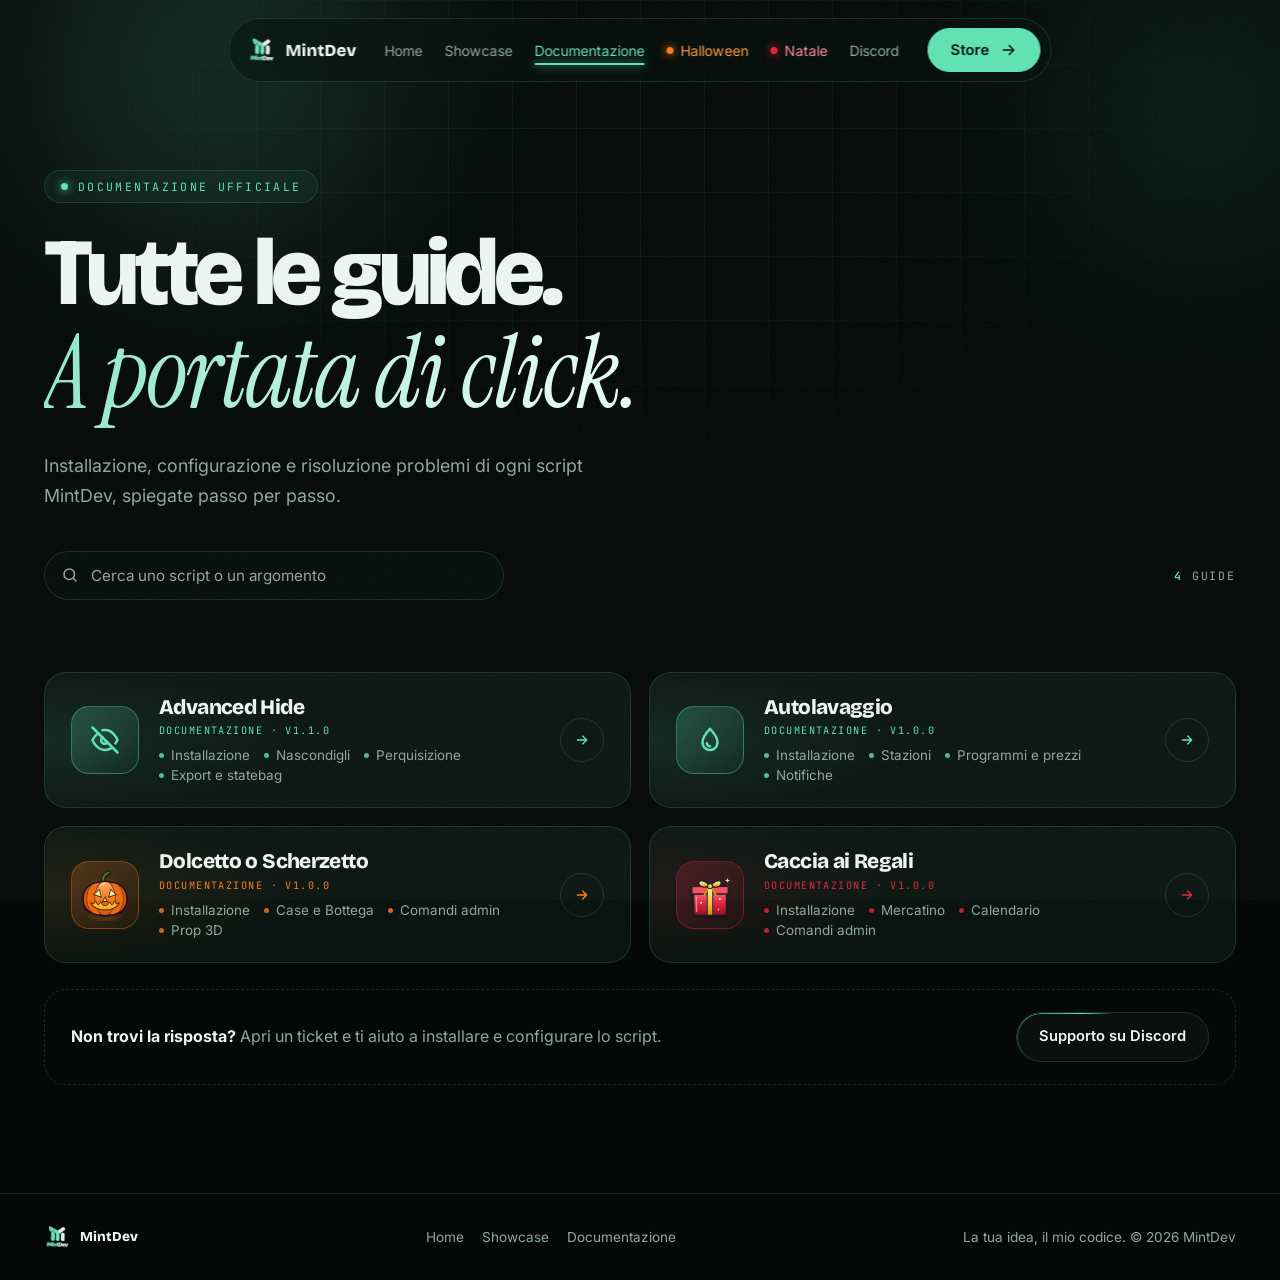
<file: docs/index.html>
<!doctype html>
<html lang="it">
<head>
<meta charset="utf-8">
<meta name="viewport" content="width=device-width, initial-scale=1">
<title>Documentazione · Tutte le guide — MintDev</title>
<meta name="description" content="Documentazione ufficiale degli script FiveM di MintDev: installazione, configurazione e risoluzione problemi di Advanced Hide, Autolavaggio, Dolcetto o Scherzetto e Caccia ai Regali.">
<meta name="author" content="MintDev.eu">
<meta name="theme-color" content="#040907">
<link rel="canonical" href="https://mintdev.eu/docs/">
<link rel="icon" href="../assets/logo.webp">
<meta property="og:title" content="Documentazione · Tutte le guide — MintDev">
<meta property="og:description" content="Installazione, configurazione e risoluzione problemi di ogni script MintDev.">
<meta property="og:image" content="https://mintdev.eu/assets/autolavaggio.webp">
<link rel="preconnect" href="https://fonts.googleapis.com">
<link rel="preconnect" href="https://fonts.gstatic.com" crossorigin>
<link href="https://fonts.googleapis.com/css2?family=Bricolage+Grotesque:opsz,wght@12..96,400;12..96,600;12..96,800&family=Instrument+Serif:ital@0;1&family=Inter:wght@400;500;600&family=JetBrains+Mono:wght@400;600&display=swap" rel="stylesheet">
<link rel="stylesheet" href="../assets/mintdev-pages.css">
</head>
<body>

<nav id="nav">
  <a href="../" class="brand"><img src="../assets/logo.webp" alt="">MintDev</a>
  <div class="links"><a href="../">Home</a><a href="../showcase/">Showcase</a><a href="../docs/" aria-current="page">Documentazione</a><a href="../halloween/" class="hw">Halloween</a><a href="../natale/" class="xm">Natale</a><a data-link="discord" href="#" target="_blank" rel="noopener">Discord</a></div>
  <a class="btn primary" data-link="tebex" href="#" target="_blank" rel="noopener">Store <svg viewBox="0 0 24 24" fill="none" stroke="currentColor" stroke-width="2" stroke-linecap="round" stroke-linejoin="round"><path d="M5 12h14M13 6l6 6-6 6"/></svg></a>
  <button class="burger" id="burger" type="button" aria-label="Apri il menu" aria-expanded="false" aria-controls="mnav"><i></i><i></i><i></i></button>
</nav>

<div id="mnav" aria-hidden="true">
  <h5>Esplora</h5>
  <a class="mn" href="../">Home</a>
  <a class="mn" href="../showcase/">Showcase</a>
  <a class="mn" href="../docs/" aria-current="page">Documentazione</a>
  <h5>Eventi</h5>
  <a class="mn" href="../halloween/"><span class="dot hw"></span>Halloween</a>
  <a class="mn" href="../natale/"><span class="dot xm"></span>Natale</a>
  <div class="mn-cta">
    <a class="btn primary" data-link="tebex" href="#" target="_blank" rel="noopener">Store</a>
    <a class="btn ghost" data-link="discord" href="#" target="_blank" rel="noopener">Discord</a>
  </div>
</div>

<main>
  <header class="pg-hero">
    <div class="aurora" aria-hidden="true"><i></i><i></i></div>
    <div class="gridbg" aria-hidden="true"></div>
    <div class="wrap">
      <div class="eyebrow mono in-1"><b></b>Documentazione ufficiale</div>
      <h1 class="in-2">Tutte le guide. <span class="lux pearl">A portata di click.</span></h1>
      <p class="lead in-3">Installazione, configurazione e risoluzione problemi di ogni script MintDev, spiegate passo per passo.</p>
      <div class="pg-tools in-4">
        <label class="search">
          <svg viewBox="0 0 24 24" fill="none" stroke="currentColor" stroke-width="2" stroke-linecap="round"><circle cx="11" cy="11" r="7"/><path d="m20 20-3.5-3.5"/></svg>
          <input id="q" type="search" placeholder="Cerca uno script o un argomento" aria-label="Cerca nella documentazione" autocomplete="off">
        </label>
        <div class="pg-count" aria-live="polite"><b id="count">0</b> guide</div>
      </div>
    </div>
  </header>

  <section class="pg-body">
    <div class="wrap">
      <div class="doc-grid" id="docGrid"></div>
      <div class="doc-empty" id="empty">Nessuna guida trovata. Prova con un'altra parola oppure chiedi su Discord.</div>
      <div class="doc-help reveal"><span><b>Non trovi la risposta?</b> Apri un ticket e ti aiuto a installare e configurare lo script.</span><a class="btn ghost" data-link="discord" href="#" target="_blank" rel="noopener">Supporto su Discord</a></div>
    </div>
  </section>
</main>

<footer><div class="wrap">
  <div class="brand"><img src="../assets/logo.webp" alt="">MintDev</div>
  <nav aria-label="Link del sito"><a href="../">Home</a><a href="../showcase/">Showcase</a><a href="../docs/">Documentazione</a></nav>
  <div>La tua idea, il mio codice. © <span id="yr"></span> MintDev</div>
</div></footer>

<script src="../assets/mintdev-scripts.js"></script>
<script>
MintDev.page();
const grid = document.getElementById('docGrid');
MintDev.docs(grid, '../');
MintDev.reveal(document);

// ricerca tra le guide
const q = document.getElementById('q'), count = document.getElementById('count'), empty = document.getElementById('empty');
function search() {
  const words = q.value.toLowerCase().trim().split(/\s+/).filter(Boolean);
  let n = 0;
  grid.querySelectorAll('.doc-card').forEach(c => {
    const show = words.every(w => c.dataset.search.includes(w));
    c.hidden = !show;
    if (show) { n++; c.classList.add('in'); }
  });
  count.textContent = n;
  empty.classList.toggle('show', n === 0);
}
q.addEventListener('input', search);
count.textContent = grid.children.length;
</script>
</body>
</html>
</file>
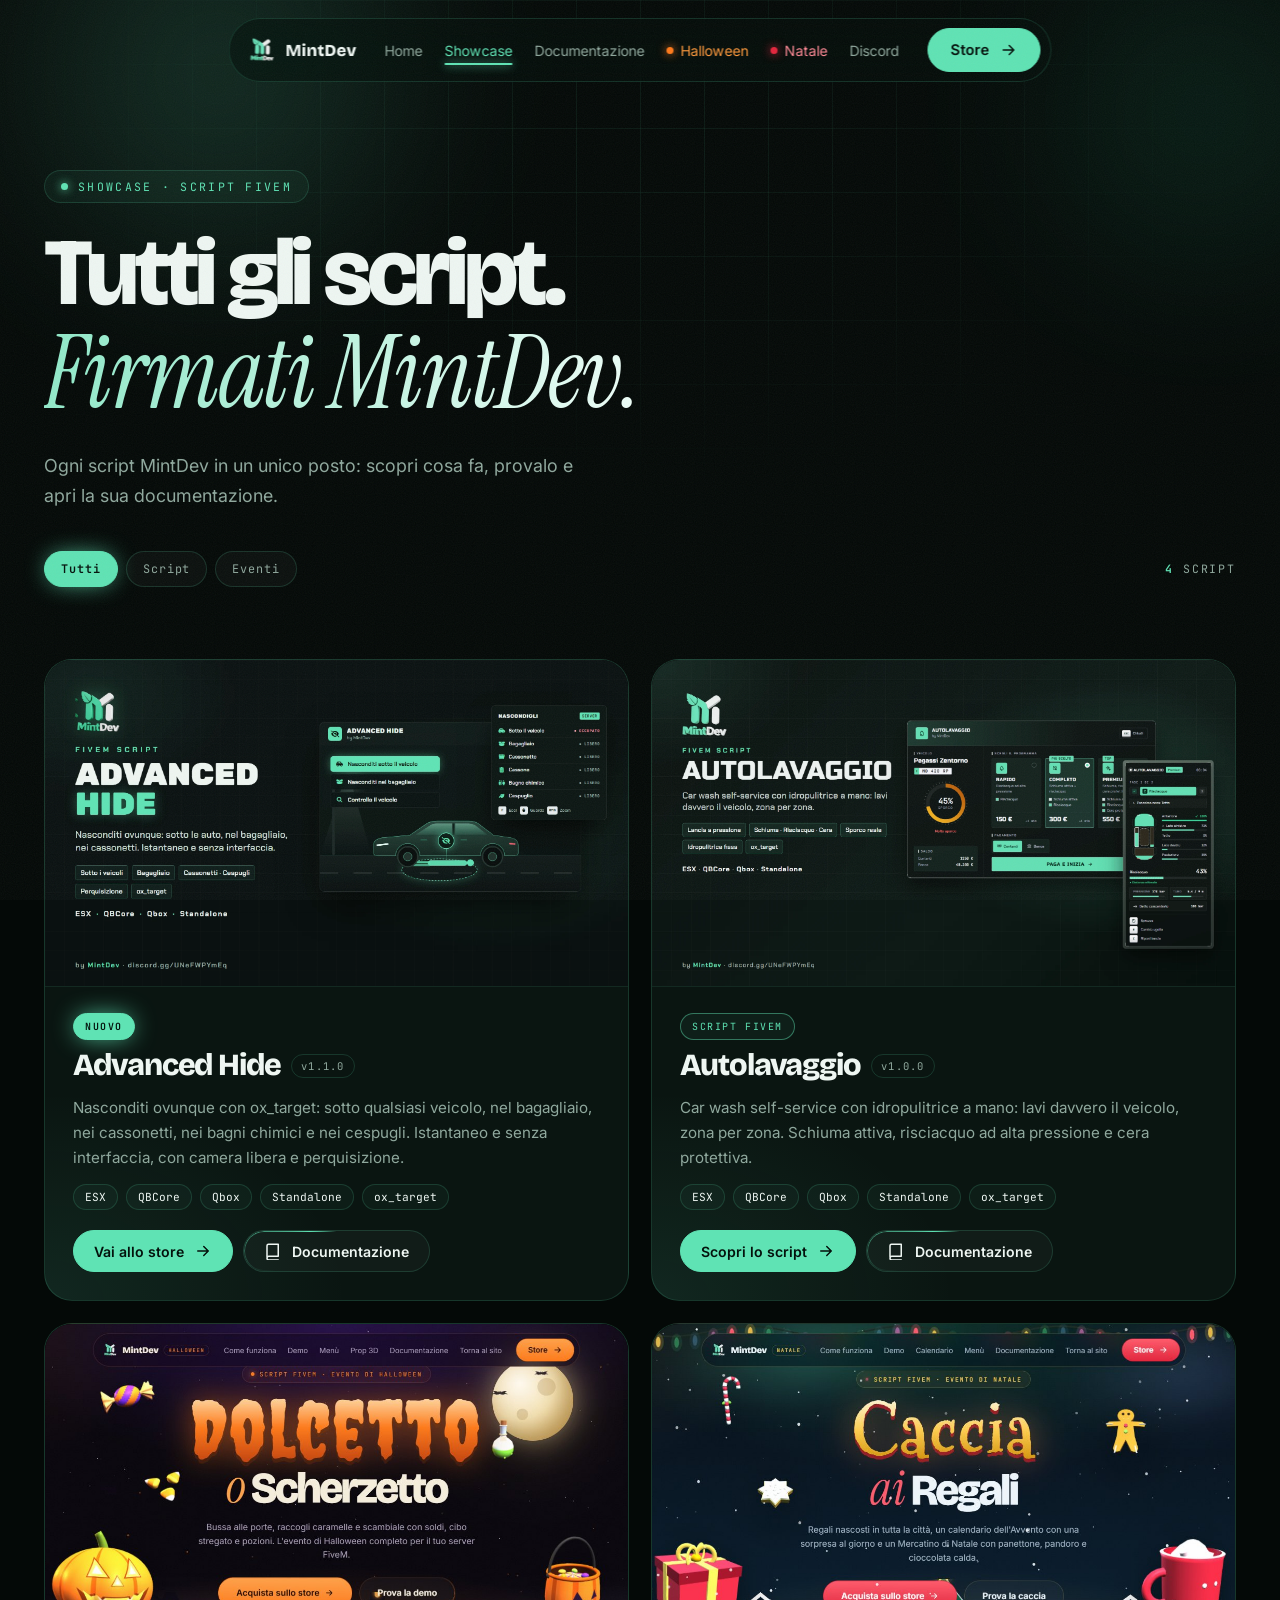
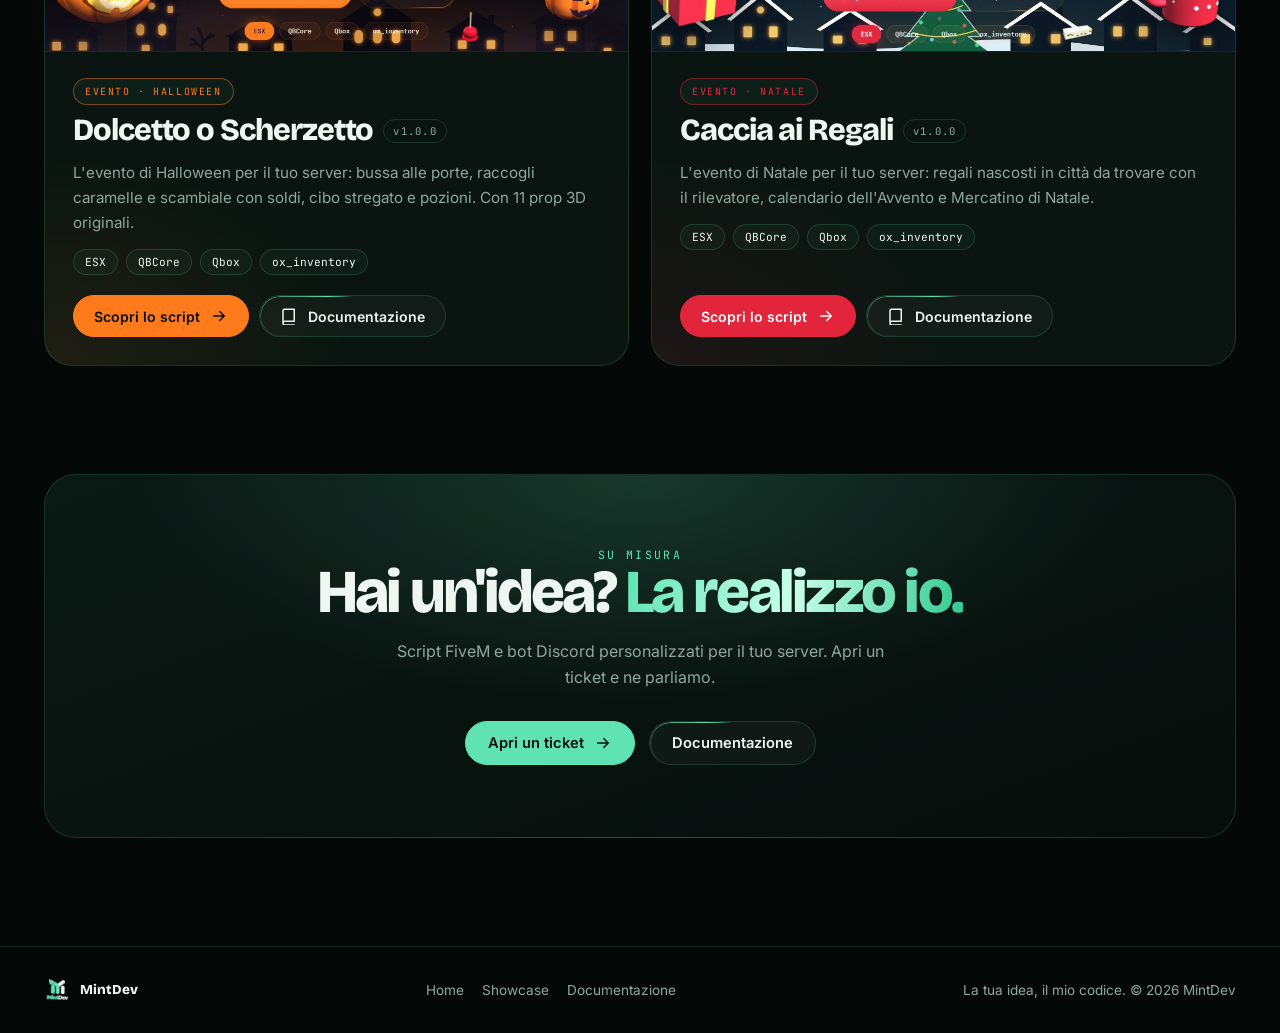
<file: showcase/index.html>
<!doctype html>
<html lang="it">
<head>
<meta charset="utf-8">
<meta name="viewport" content="width=device-width, initial-scale=1">
<title>Showcase · Tutti gli script — MintDev</title>
<meta name="description" content="Tutti gli script FiveM di MintDev: Advanced Hide, Autolavaggio, Dolcetto o Scherzetto e Caccia ai Regali. Compatibili con ESX, QBCore e Qbox.">
<meta name="author" content="MintDev.eu">
<meta name="theme-color" content="#040907">
<link rel="canonical" href="https://mintdev.eu/showcase/">
<link rel="icon" href="../assets/logo.webp">
<meta property="og:title" content="Showcase · Tutti gli script — MintDev">
<meta property="og:description" content="Tutti gli script FiveM di MintDev in un unico posto.">
<meta property="og:image" content="https://mintdev.eu/assets/advanced-hide.webp">
<link rel="preconnect" href="https://fonts.googleapis.com">
<link rel="preconnect" href="https://fonts.gstatic.com" crossorigin>
<link href="https://fonts.googleapis.com/css2?family=Bricolage+Grotesque:opsz,wght@12..96,400;12..96,600;12..96,800&family=Instrument+Serif:ital@0;1&family=Inter:wght@400;500;600&family=JetBrains+Mono:wght@400;600&display=swap" rel="stylesheet">
<link rel="stylesheet" href="../assets/mintdev-pages.css">
</head>
<body>

<nav id="nav">
  <a href="../" class="brand"><img src="../assets/logo.webp" alt="">MintDev</a>
  <div class="links"><a href="../">Home</a><a href="../showcase/" aria-current="page">Showcase</a><a href="../docs/">Documentazione</a><a href="../halloween/" class="hw">Halloween</a><a href="../natale/" class="xm">Natale</a><a data-link="discord" href="#" target="_blank" rel="noopener">Discord</a></div>
  <a class="btn primary" data-link="tebex" href="#" target="_blank" rel="noopener">Store <svg viewBox="0 0 24 24" fill="none" stroke="currentColor" stroke-width="2" stroke-linecap="round" stroke-linejoin="round"><path d="M5 12h14M13 6l6 6-6 6"/></svg></a>
  <button class="burger" id="burger" type="button" aria-label="Apri il menu" aria-expanded="false" aria-controls="mnav"><i></i><i></i><i></i></button>
</nav>

<div id="mnav" aria-hidden="true">
  <h5>Esplora</h5>
  <a class="mn" href="../">Home</a>
  <a class="mn" href="../showcase/" aria-current="page">Showcase</a>
  <a class="mn" href="../docs/">Documentazione</a>
  <h5>Eventi</h5>
  <a class="mn" href="../halloween/"><span class="dot hw"></span>Halloween</a>
  <a class="mn" href="../natale/"><span class="dot xm"></span>Natale</a>
  <div class="mn-cta">
    <a class="btn primary" data-link="tebex" href="#" target="_blank" rel="noopener">Store</a>
    <a class="btn ghost" data-link="discord" href="#" target="_blank" rel="noopener">Discord</a>
  </div>
</div>

<main>
  <header class="pg-hero">
    <div class="aurora" aria-hidden="true"><i></i><i></i></div>
    <div class="gridbg" aria-hidden="true"></div>
    <div class="wrap">
      <div class="eyebrow mono in-1"><b></b>Showcase · Script FiveM</div>
      <h1 class="in-2">Tutti gli script. <span class="lux pearl">Firmati MintDev.</span></h1>
      <p class="lead in-3">Ogni script MintDev in un unico posto: scopri cosa fa, provalo e apri la sua documentazione.</p>
      <div class="pg-tools in-4">
        <div class="chips" role="group" aria-label="Filtra gli script">
          <button type="button" data-filter="all" aria-pressed="true">Tutti</button>
          <button type="button" data-filter="script" aria-pressed="false">Script</button>
          <button type="button" data-filter="evento" aria-pressed="false">Eventi</button>
        </div>
        <div class="pg-count" aria-live="polite"><b id="count">0</b> script</div>
      </div>
    </div>
  </header>

  <section class="pg-body">
    <div class="wrap"><div class="ss-grid" id="ssGrid"></div></div>
  </section>

  <section class="pg-cta">
    <div class="mono">Su misura</div>
    <h2>Hai un'idea? <span class="grad">La realizzo io.</span></h2>
    <p>Script FiveM e bot Discord personalizzati per il tuo server. Apri un ticket e ne parliamo.</p>
    <div class="row">
      <a class="btn primary" data-link="discord" href="#" target="_blank" rel="noopener">Apri un ticket <svg viewBox="0 0 24 24" fill="none" stroke="currentColor" stroke-width="2" stroke-linecap="round" stroke-linejoin="round"><path d="M5 12h14M13 6l6 6-6 6"/></svg></a>
      <a class="btn ghost" href="../docs/">Documentazione</a>
    </div>
  </section>
</main>

<footer><div class="wrap">
  <div class="brand"><img src="../assets/logo.webp" alt="">MintDev</div>
  <nav aria-label="Link del sito"><a href="../">Home</a><a href="../showcase/">Showcase</a><a href="../docs/">Documentazione</a></nav>
  <div>La tua idea, il mio codice. © <span id="yr"></span> MintDev</div>
</div></footer>

<script src="../assets/mintdev-scripts.js"></script>
<script>
MintDev.page();
const grid = document.getElementById('ssGrid');
MintDev.showcase(grid, '../');
MintDev.reveal(grid);

// filtro Tutti / Script / Eventi
const count = document.getElementById('count');
const buttons = document.querySelectorAll('[data-filter]');
function applyFilter(type) {
  let n = 0;
  grid.querySelectorAll('.ss-card').forEach(c => {
    const show = type === 'all' || c.dataset.type === type;
    c.hidden = !show;
    if (show) { n++; c.classList.add('in'); }
  });
  buttons.forEach(b => b.setAttribute('aria-pressed', b.dataset.filter === type));
  count.textContent = n;
}
buttons.forEach(b => b.addEventListener('click', () => applyFilter(b.dataset.filter)));
count.textContent = grid.children.length;
</script>
</body>
</html>
</file>
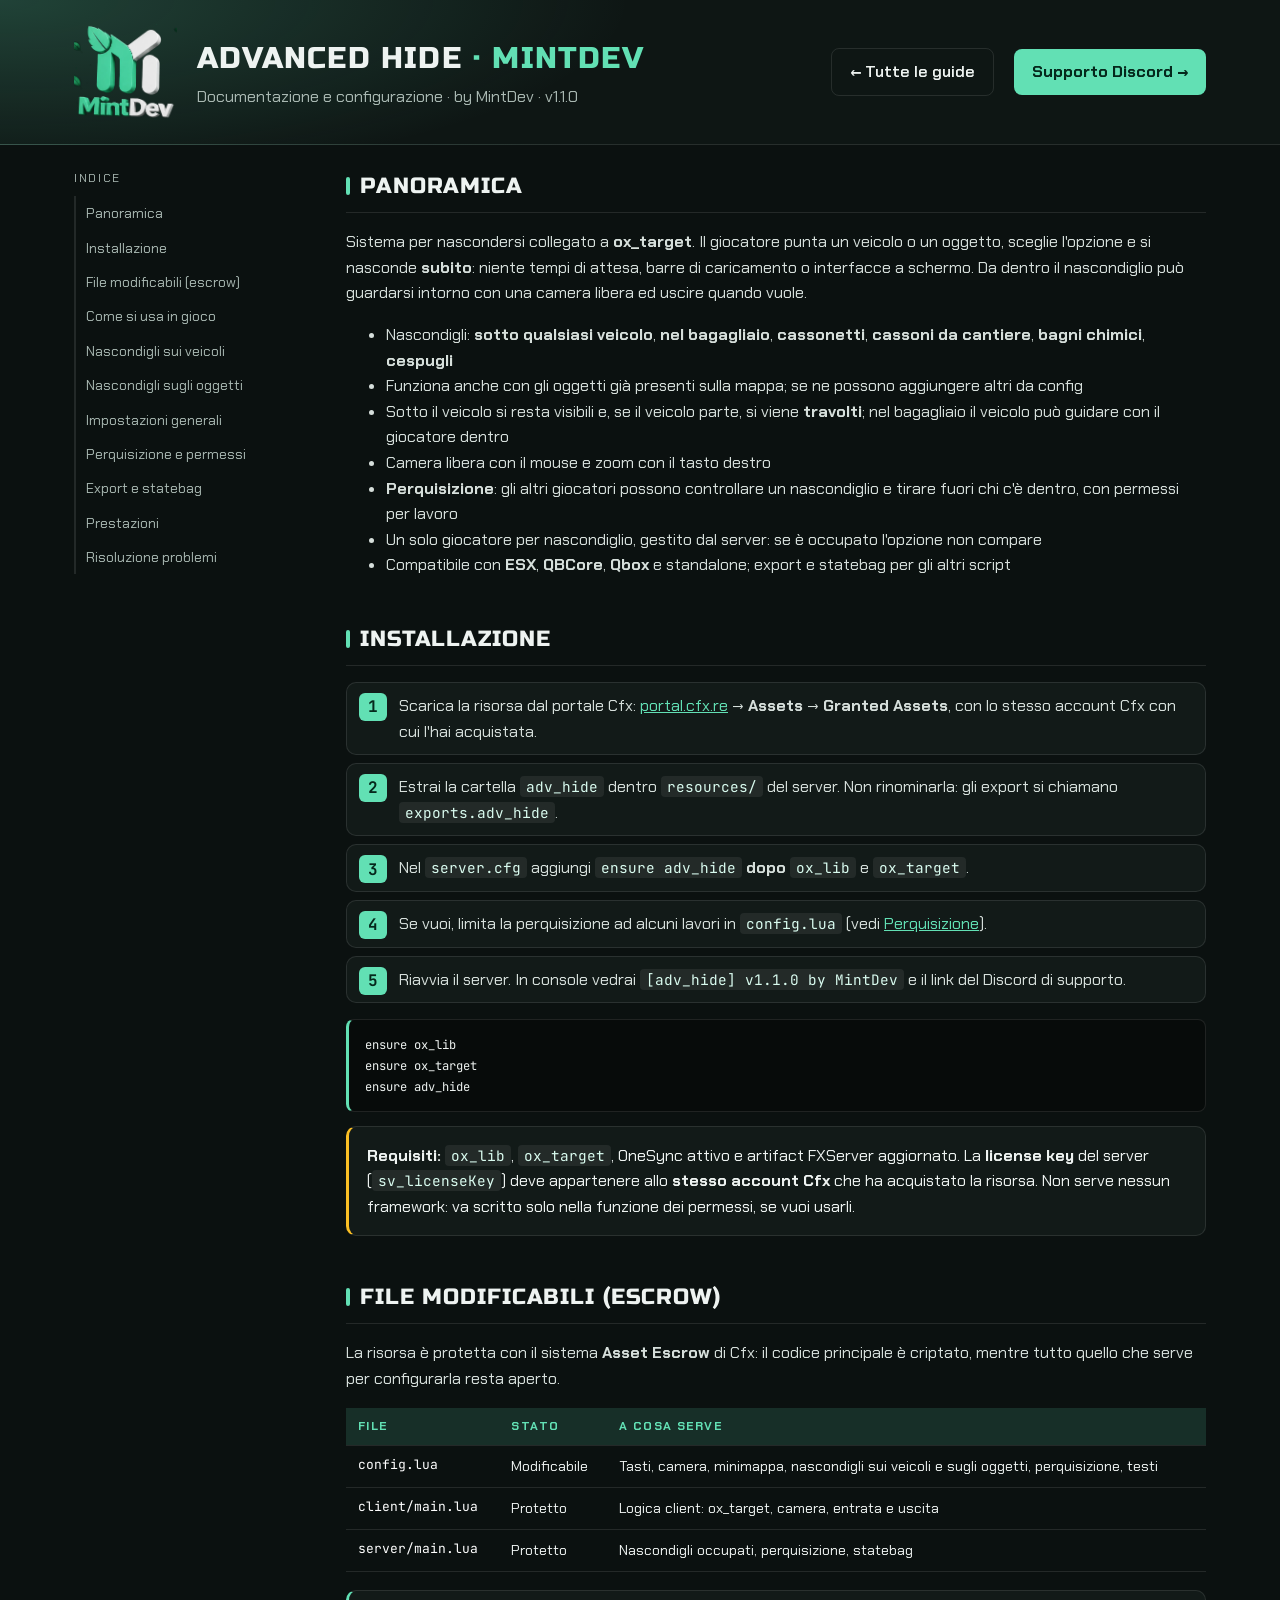
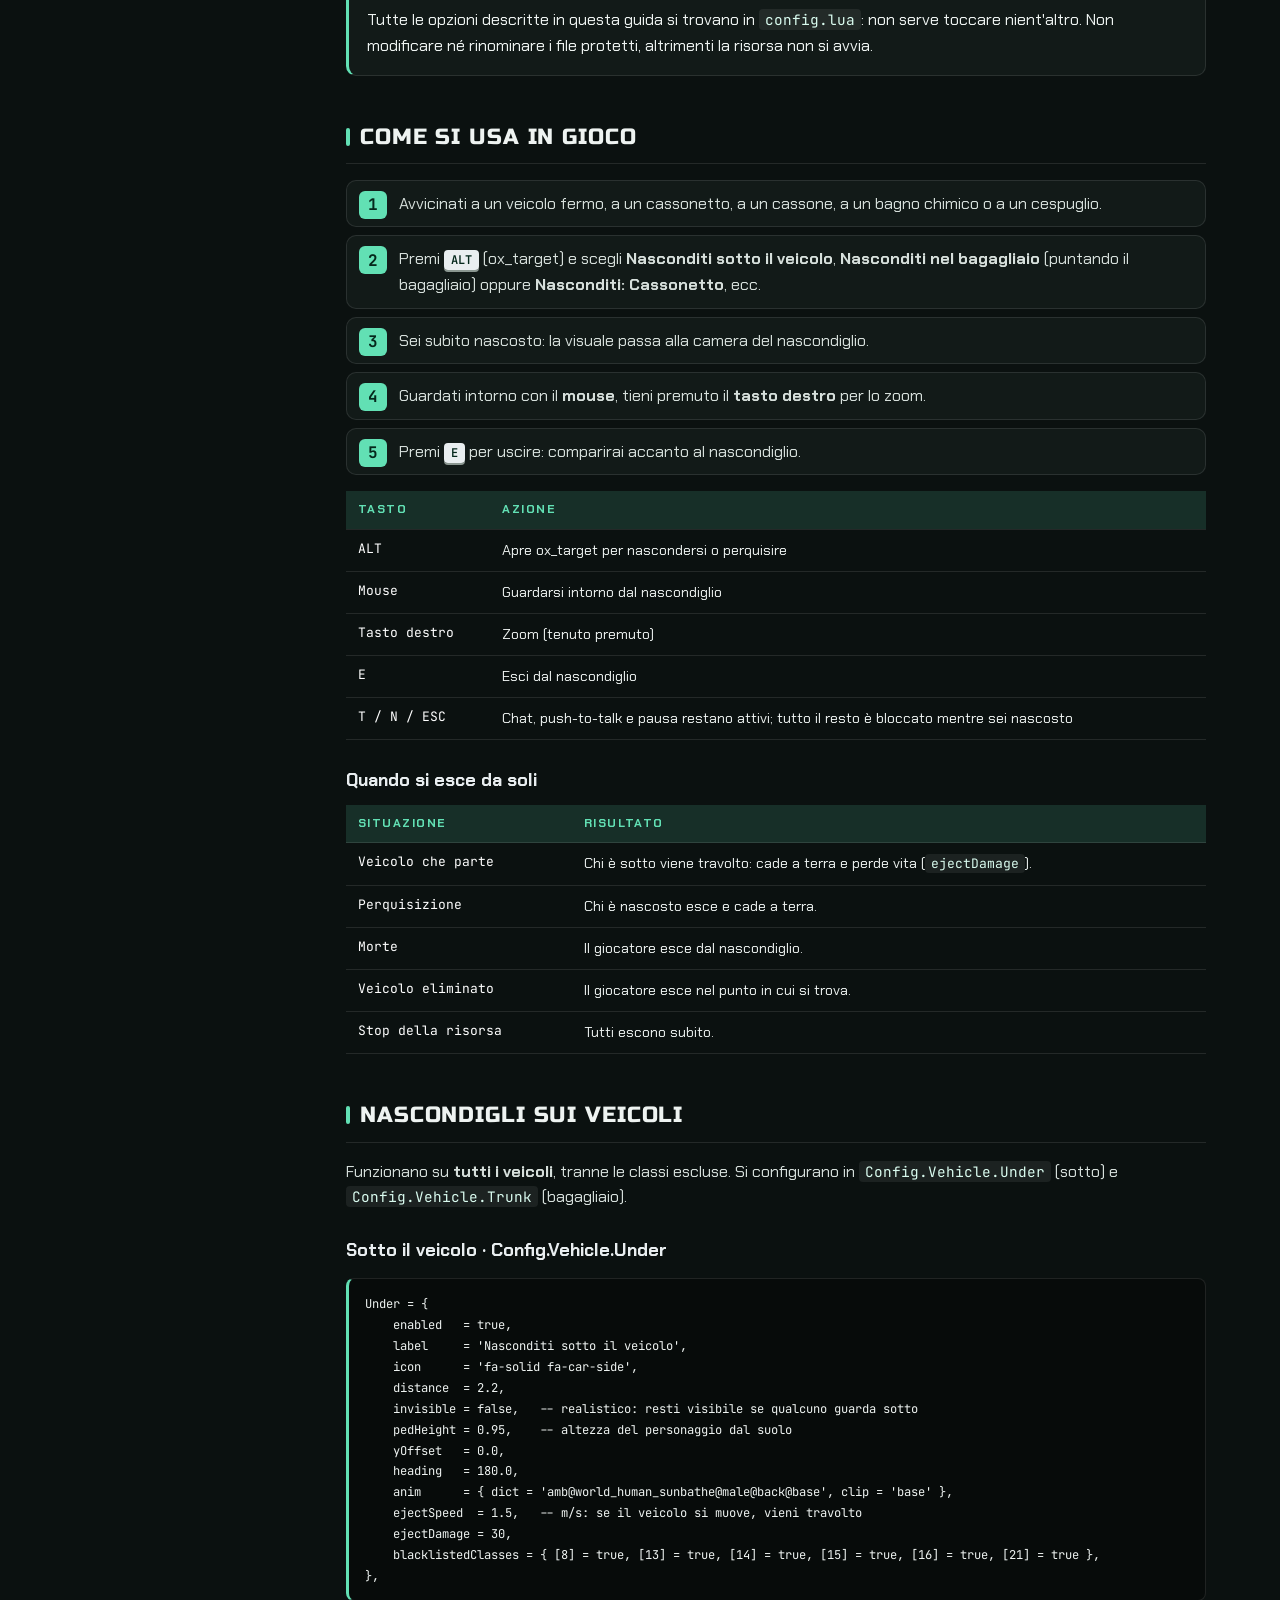
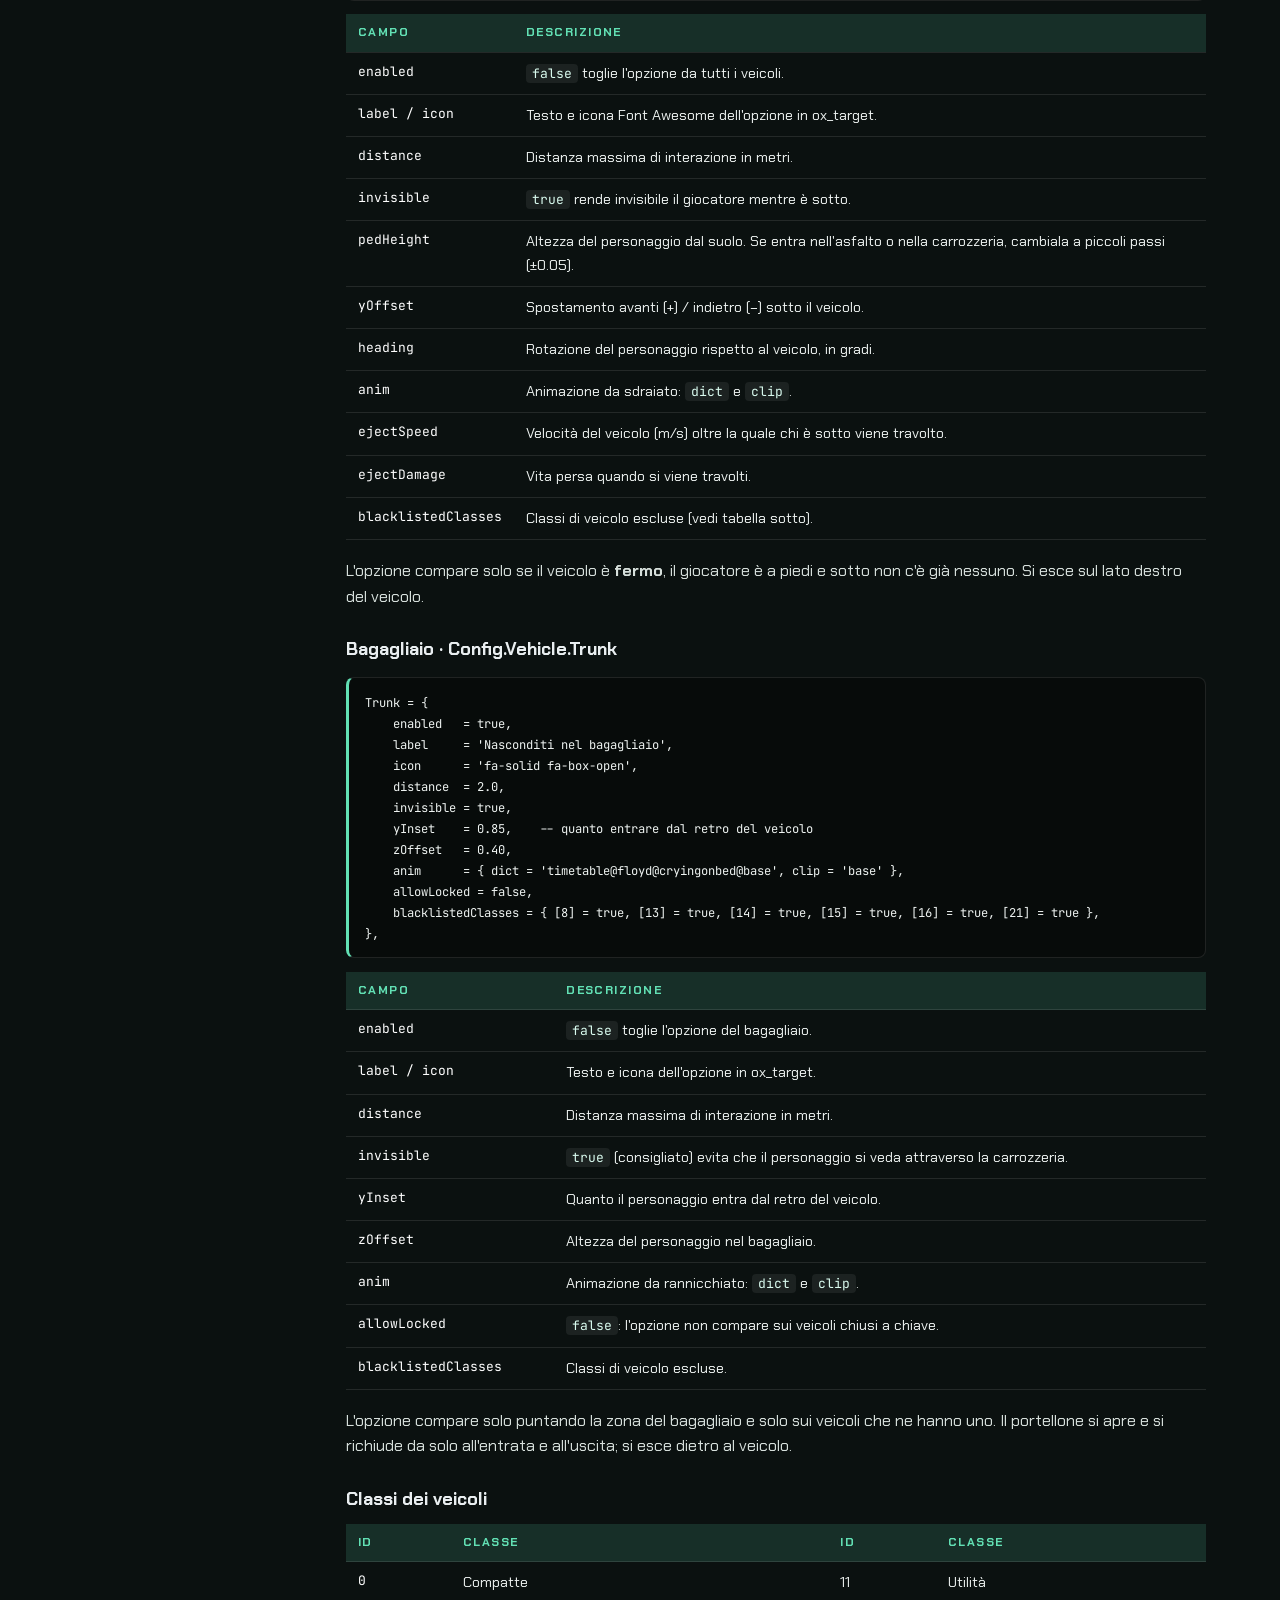
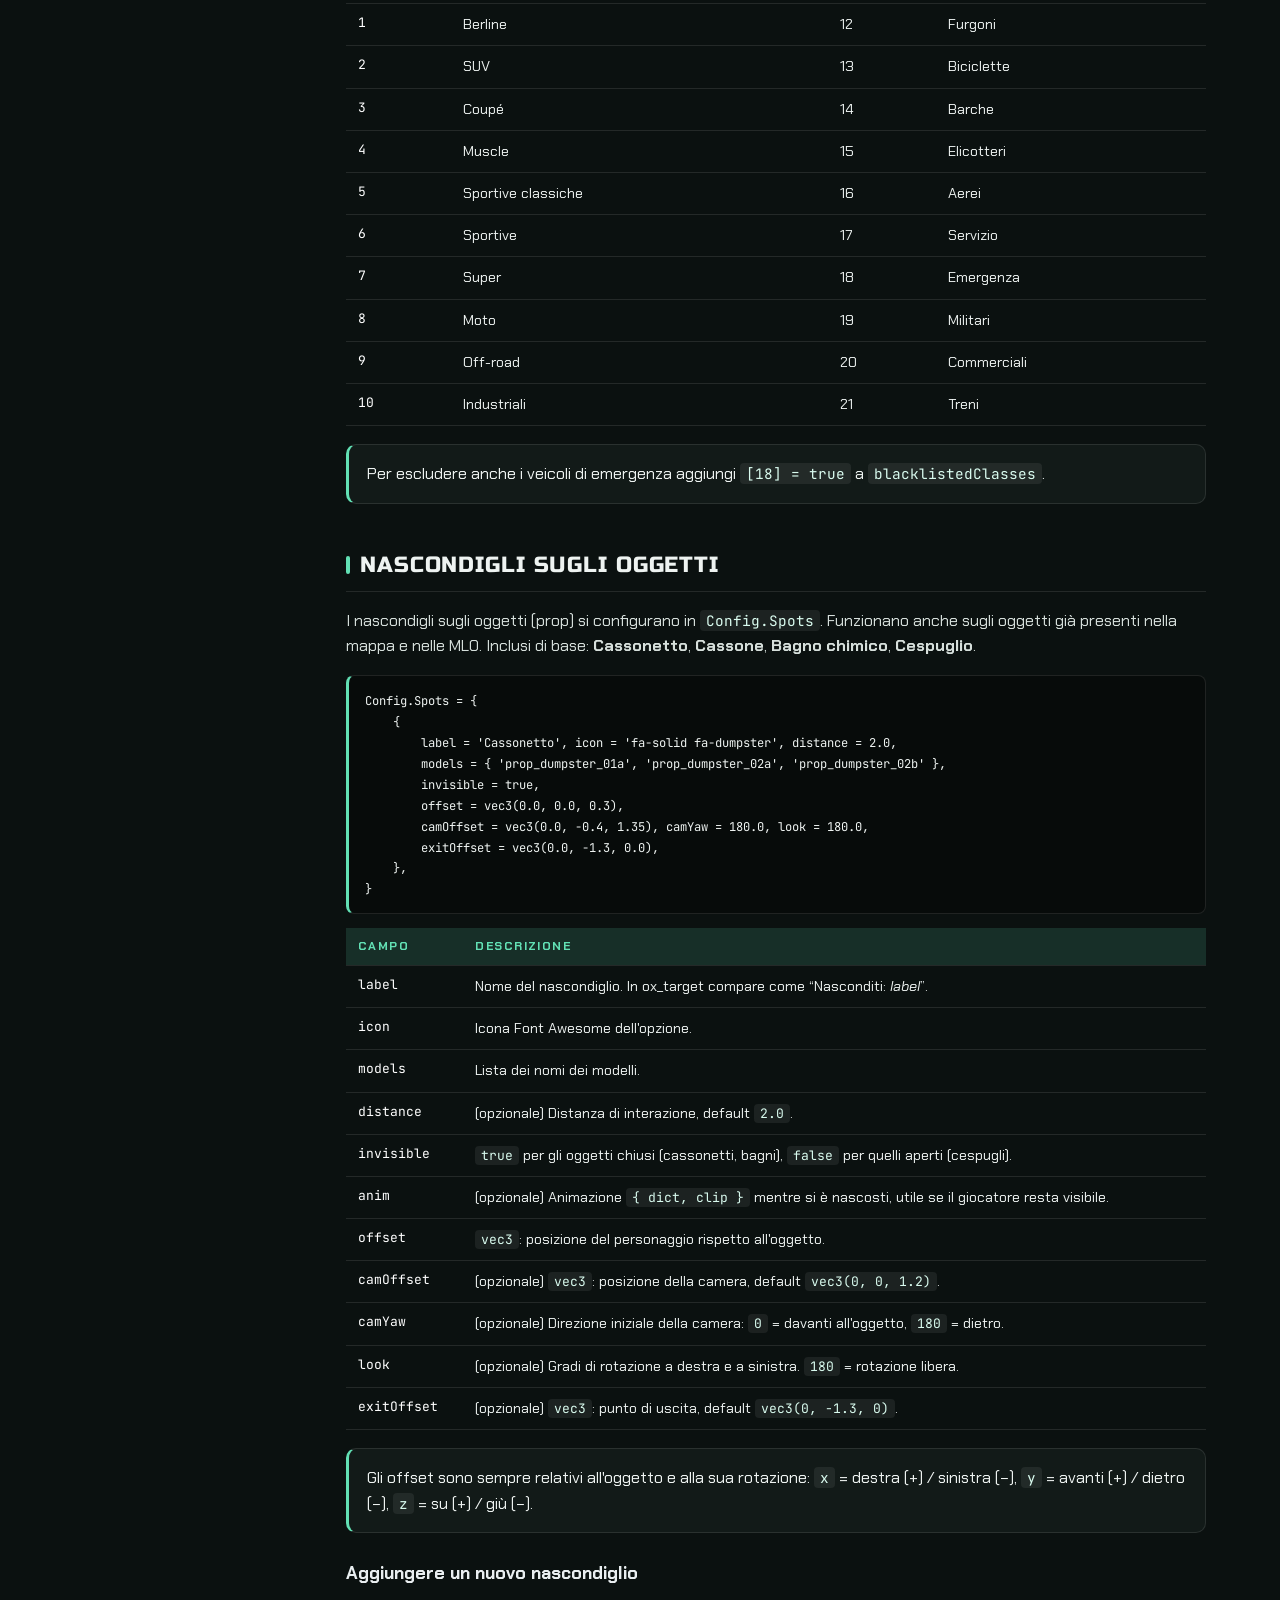
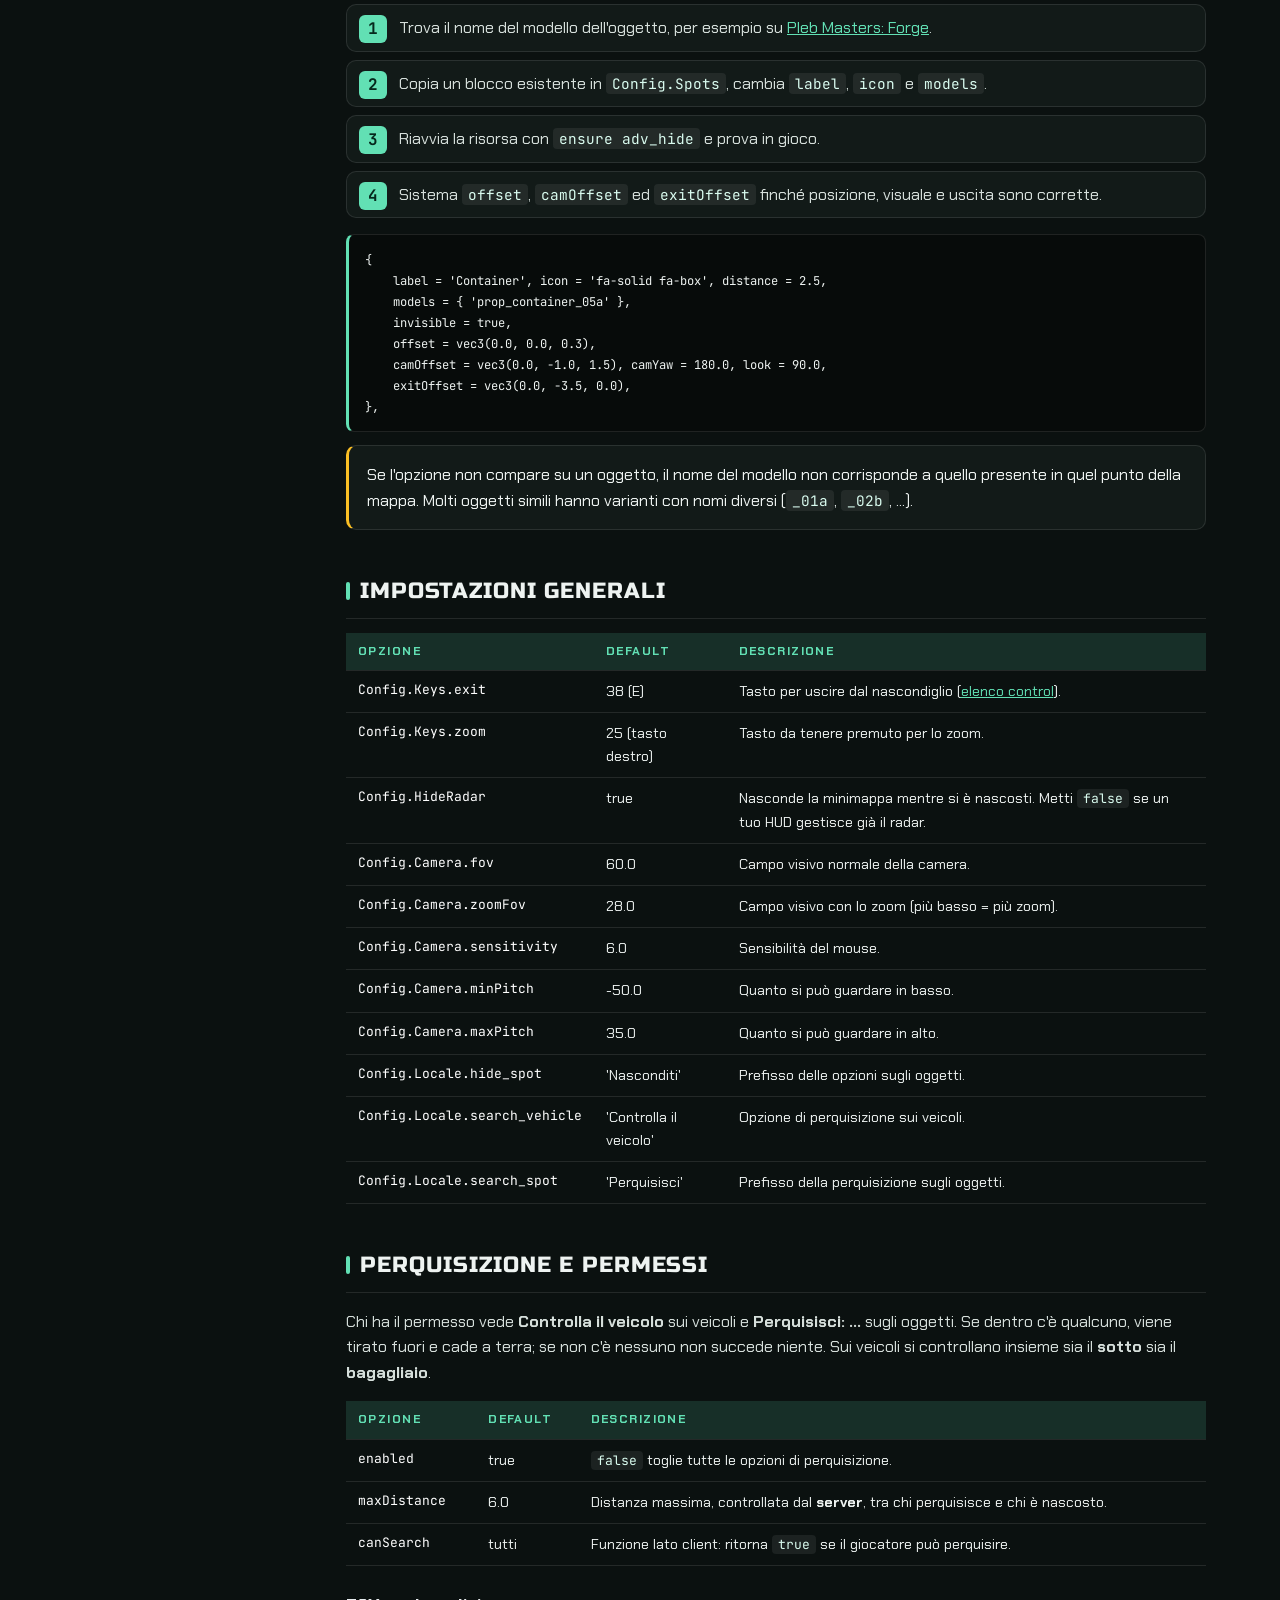
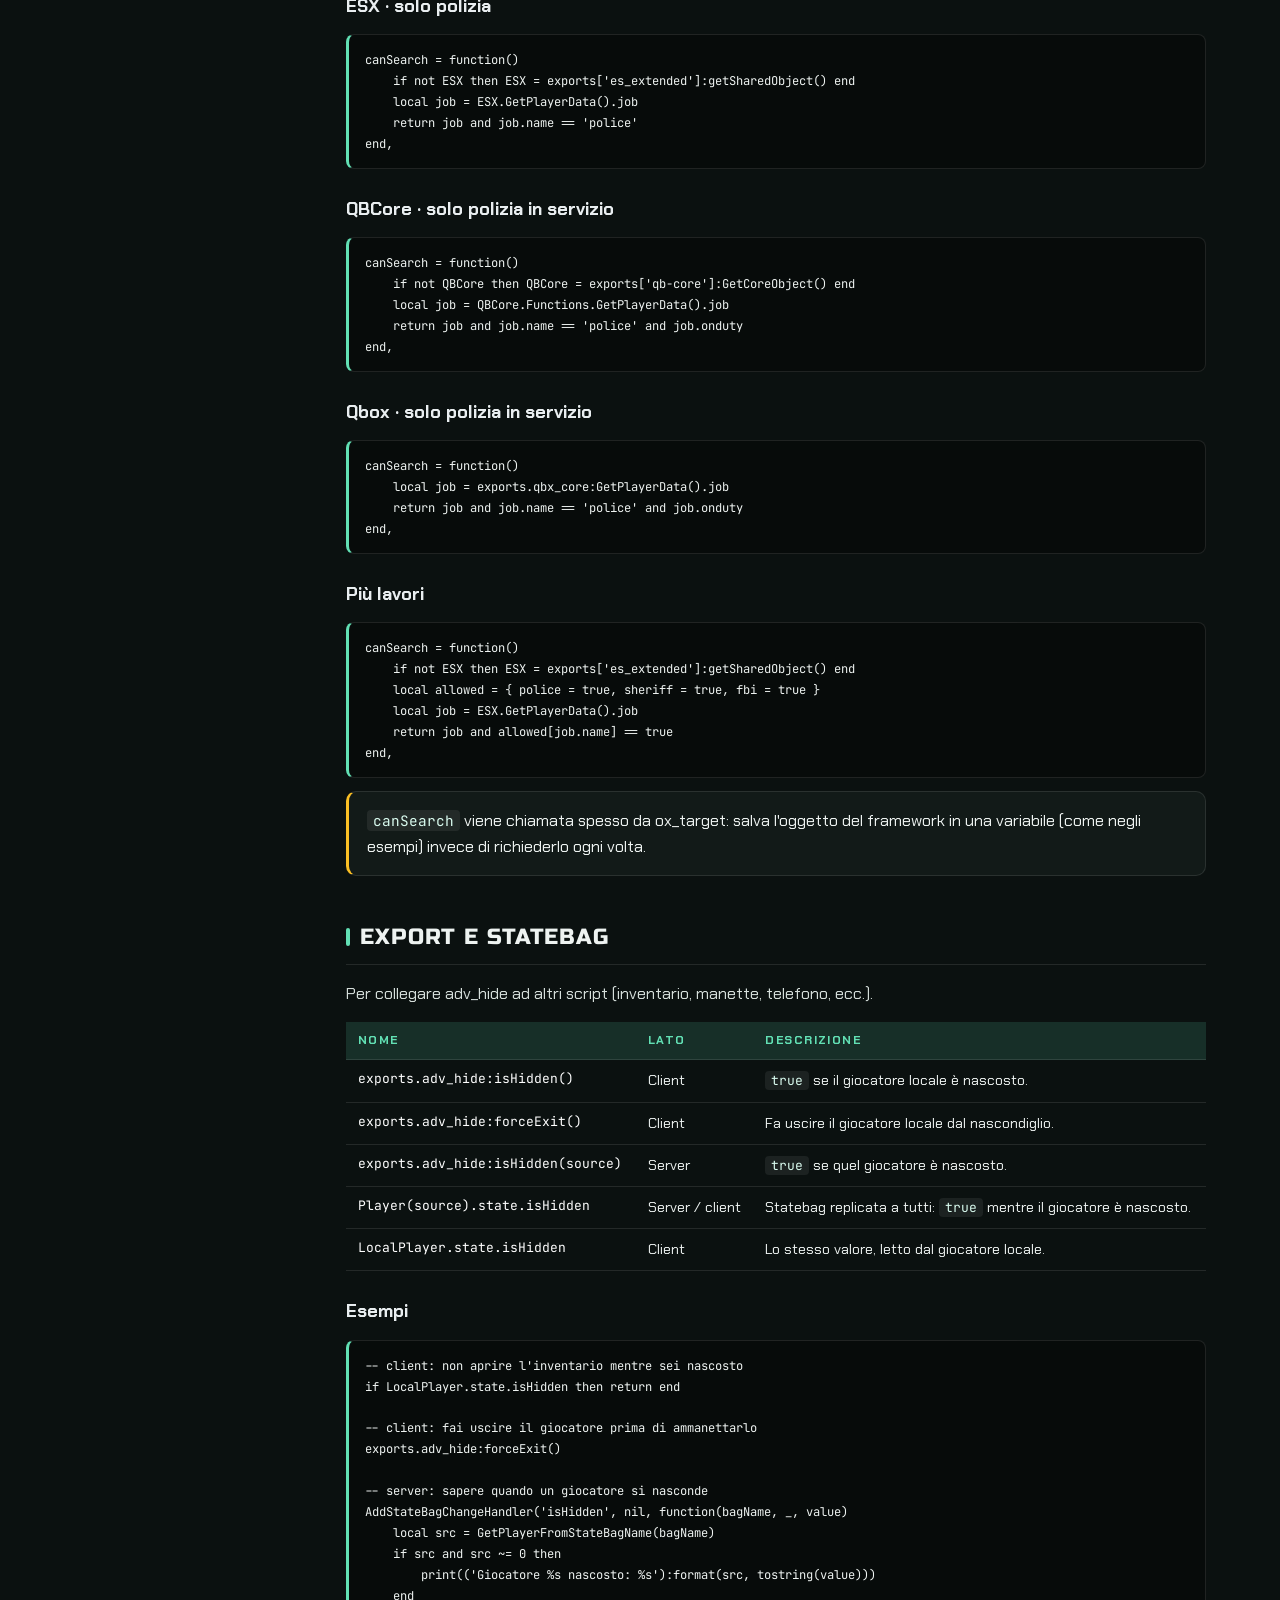
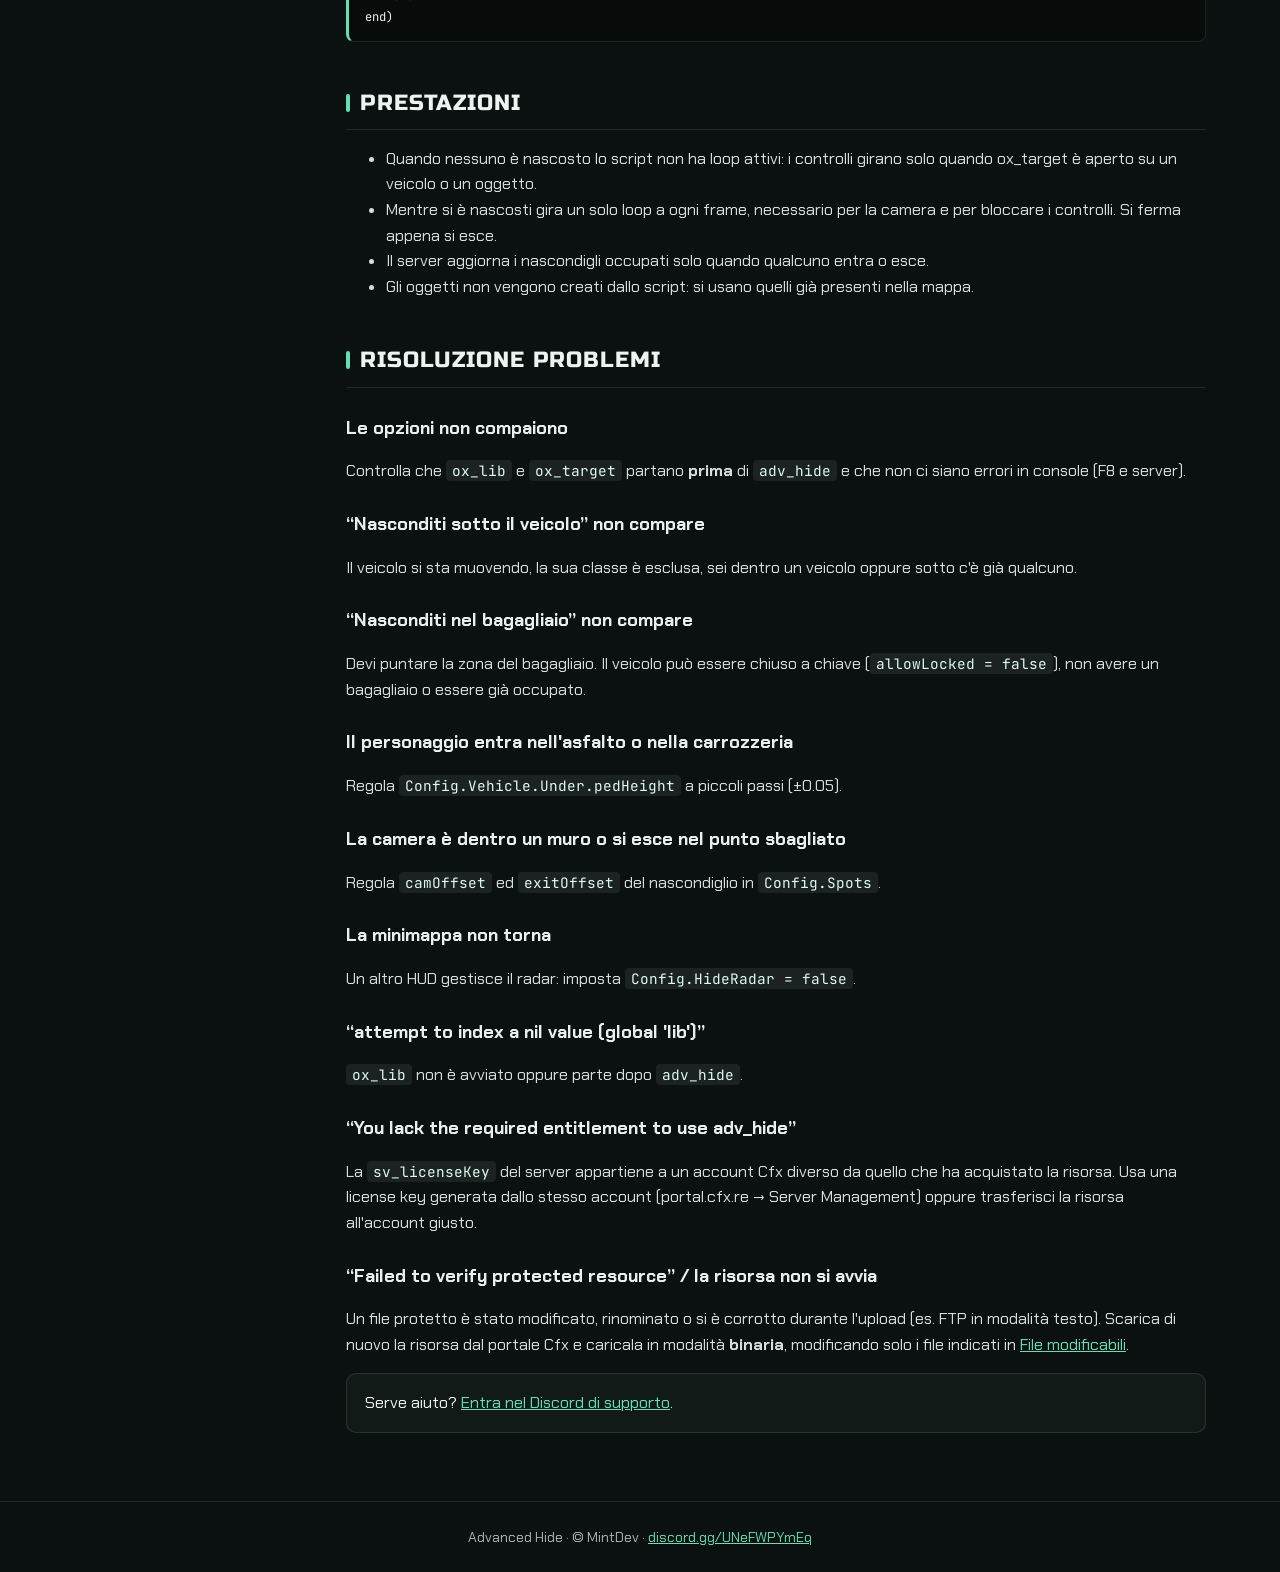
<file: docs/advanced-hide/index.html>
<!DOCTYPE html>
<html lang="it">
<head>
<meta charset="UTF-8">
<meta name="viewport" content="width=device-width, initial-scale=1">
<link rel="icon" href="../../assets/logo.webp">
<title>Advanced Hide · Documentazione</title>
<link rel="preconnect" href="https://fonts.googleapis.com">
<link href="https://fonts.googleapis.com/css2?family=Chakra+Petch:wght@400;500;600;700&family=Russo+One&family=JetBrains+Mono:wght@400;600&display=swap" rel="stylesheet">
<style>
  :root {
    --mint: #62e0b4; --mint-2: #3fc995; --mint-soft: rgba(98, 224, 180, .14); --mint-ink: #05281c;
    --bg: #0b1110; --panel: #121a18; --panel-2: #17211e; --line: rgba(255, 255, 255, .10);
    --text: #eef3f1; --muted: #a9b8b2; --white: #e9eef0; --warn: #fbbf24;
    --font: 'Chakra Petch', 'Segoe UI', system-ui, sans-serif; --display: 'Russo One', sans-serif;
    --mono: 'JetBrains Mono', Consolas, monospace;
  }
  * { box-sizing: border-box; }
  html { scroll-behavior: smooth; }
  body { margin: 0; background: var(--bg); color: var(--text); font: 16px/1.6 var(--font); }
  a { color: var(--mint); }
  code, pre { font-family: var(--mono); }
  code { background: rgba(255, 255, 255, .07); padding: 1px 6px; border-radius: 4px; font-size: .9em; color: #d9fbef; }
  pre { background: #070b0a; border: 1px solid var(--line); border-left: 3px solid var(--mint); border-radius: 8px; padding: 14px 16px; overflow-x: auto; font-size: 13.5px; line-height: 1.55; }
  pre code { background: none; padding: 0; color: var(--text); }

  header { background: radial-gradient(900px 260px at 0% 0%, rgba(98, 224, 180, .22), transparent 70%), #0e1614; border-bottom: 1px solid var(--line); }
  .head { max-width: 1180px; margin: 0 auto; padding: 24px; display: flex; align-items: center; gap: 20px; flex-wrap: wrap; }
  .logo { height: 96px; width: auto; display: block; }
  h1 { font-family: var(--display); font-weight: 400; margin: 0; font-size: 30px; letter-spacing: .04em; text-transform: uppercase; }
  h1 span { color: var(--mint); }
  .sub { color: var(--muted); margin: 2px 0 0; }
  .discord { margin-left: auto; display: inline-flex; align-items: center; gap: 8px; padding: 10px 18px; background: var(--mint); color: var(--mint-ink); border-radius: 8px; text-decoration: none; font-weight: 700; min-height: 44px; }
  .discord:hover { background: #7ce9c3; }

  .wrap { max-width: 1180px; margin: 0 auto; padding: 24px; display: grid; grid-template-columns: 240px 1fr; gap: 32px; }
  nav { position: sticky; top: 16px; align-self: start; font-size: 14px; }
  nav .t { font-size: 12px; letter-spacing: .14em; text-transform: uppercase; color: var(--muted); margin: 0 0 8px; }
  nav a { display: block; padding: 6px 10px; border-left: 2px solid var(--line); color: var(--muted); text-decoration: none; }
  nav a:hover { color: var(--mint); border-left-color: var(--mint); }

  main { min-width: 0; }
  section { margin-bottom: 44px; scroll-margin-top: 16px; }
  h2 { font-family: var(--display); font-weight: 400; font-size: 22px; letter-spacing: .04em; text-transform: uppercase; margin: 0 0 14px; padding-bottom: 8px; border-bottom: 1px solid var(--line); }
  h2::before { content: ''; display: inline-block; width: 4px; height: 18px; background: var(--mint); margin-right: 10px; vertical-align: -2px; border-radius: 2px; }
  h3 { font-size: 18px; margin: 26px 0 8px; color: var(--white); }
  p, li { color: #d6dfdb; }
  table { width: 100%; border-collapse: collapse; font-size: 14.5px; margin: 10px 0 18px; }
  th, td { text-align: left; padding: 9px 12px; border-bottom: 1px solid var(--line); vertical-align: top; }
  th { font-size: 12px; letter-spacing: .12em; text-transform: uppercase; color: var(--mint); background: var(--mint-soft); }
  td:first-child { font-family: var(--mono); font-size: 13px; white-space: nowrap; color: #fff; }
  .card { background: var(--panel); border: 1px solid var(--line); border-radius: 10px; padding: 16px 18px; margin: 12px 0; }
  .note { border-left: 3px solid var(--warn); }
  .tip { border-left: 3px solid var(--mint); }
  .steps { counter-reset: s; list-style: none; padding: 0; }
  .steps li { counter-increment: s; position: relative; padding: 10px 12px 10px 52px; margin: 8px 0; background: var(--panel); border: 1px solid var(--line); border-radius: 10px; }
  .steps li::before { content: counter(s); position: absolute; left: 12px; top: 10px; width: 28px; height: 28px; display: grid; place-items: center; background: var(--mint); color: var(--mint-ink); border-radius: 6px; font-family: var(--mono); font-weight: 700; }
  kbd { font-family: var(--mono); font-size: 12px; font-weight: 600; background: var(--white); color: var(--mint-ink); padding: 2px 7px; border-radius: 4px; box-shadow: 0 2px 0 #8a9690; }
  footer { border-top: 1px solid var(--line); color: var(--muted); text-align: center; padding: 24px; font-size: 14px; }

  .back { margin-left: auto; display: inline-flex; align-items: center; gap: 8px; padding: 10px 18px; border: 1px solid var(--line); color: var(--text); border-radius: 8px; text-decoration: none; font-weight: 600; min-height: 44px; }
  .back:hover { border-color: var(--mint); color: var(--mint); }
  .back + .discord { margin-left: 0; }

  @media (max-width: 860px) {
    .wrap { grid-template-columns: 1fr; }
    nav { position: static; }
    .discord, .back { margin-left: 0; }
  }
</style>
</head>
<body>

<header>
  <div class="head">
    <a href="../../" aria-label="Torna a mintdev.eu"><img class="logo" src="../../assets/logo-big.webp?v=2" alt="MintDev"></a>
    <div>
      <h1>Advanced Hide <span>· MintDev</span></h1>
      <p class="sub">Documentazione e configurazione · by MintDev · v1.1.0</p>
    </div>
    <a class="back" href="../">&larr; Tutte le guide</a>
    <a class="discord" href="https://discord.gg/UNeFWPYmEq" target="_blank" rel="noopener">Supporto Discord →</a>
  </div>
</header>

<div class="wrap">
  <nav aria-label="Indice">
    <p class="t">Indice</p>
    <a href="#intro">Panoramica</a>
    <a href="#install">Installazione</a>
    <a href="#escrow">File modificabili (escrow)</a>
    <a href="#gioco">Come si usa in gioco</a>
    <a href="#veicoli">Nascondigli sui veicoli</a>
    <a href="#oggetti">Nascondigli sugli oggetti</a>
    <a href="#generale">Impostazioni generali</a>
    <a href="#perquisizione">Perquisizione e permessi</a>
    <a href="#api">Export e statebag</a>
    <a href="#prestazioni">Prestazioni</a>
    <a href="#problemi">Risoluzione problemi</a>
  </nav>

  <main>
    <section id="intro">
      <h2>Panoramica</h2>
      <p>Sistema per nascondersi collegato a <b>ox_target</b>. Il giocatore punta un veicolo o un oggetto, sceglie l'opzione e si nasconde <b>subito</b>: niente tempi di attesa, barre di caricamento o interfacce a schermo. Da dentro il nascondiglio può guardarsi intorno con una camera libera ed uscire quando vuole.</p>
      <ul>
        <li>Nascondigli: <b>sotto qualsiasi veicolo</b>, <b>nel bagagliaio</b>, <b>cassonetti</b>, <b>cassoni da cantiere</b>, <b>bagni chimici</b>, <b>cespugli</b></li>
        <li>Funziona anche con gli oggetti già presenti sulla mappa; se ne possono aggiungere altri da config</li>
        <li>Sotto il veicolo si resta visibili e, se il veicolo parte, si viene <b>travolti</b>; nel bagagliaio il veicolo può guidare con il giocatore dentro</li>
        <li>Camera libera con il mouse e zoom con il tasto destro</li>
        <li><b>Perquisizione</b>: gli altri giocatori possono controllare un nascondiglio e tirare fuori chi c'è dentro, con permessi per lavoro</li>
        <li>Un solo giocatore per nascondiglio, gestito dal server: se è occupato l'opzione non compare</li>
        <li>Compatibile con <b>ESX</b>, <b>QBCore</b>, <b>Qbox</b> e standalone; export e statebag per gli altri script</li>
      </ul>
    </section>

    <section id="install">
      <h2>Installazione</h2>
      <ol class="steps">
        <li>Scarica la risorsa dal portale Cfx: <a href="https://portal.cfx.re" target="_blank" rel="noopener">portal.cfx.re</a> → <b>Assets</b> → <b>Granted Assets</b>, con lo stesso account Cfx con cui l'hai acquistata.</li>
        <li>Estrai la cartella <code>adv_hide</code> dentro <code>resources/</code> del server. Non rinominarla: gli export si chiamano <code>exports.adv_hide</code>.</li>
        <li>Nel <code>server.cfg</code> aggiungi <code>ensure adv_hide</code> <b>dopo</b> <code>ox_lib</code> e <code>ox_target</code>.</li>
        <li>Se vuoi, limita la perquisizione ad alcuni lavori in <code>config.lua</code> (vedi <a href="#perquisizione">Perquisizione</a>).</li>
        <li>Riavvia il server. In console vedrai <code>[adv_hide] v1.1.0 by MintDev</code> e il link del Discord di supporto.</li>
      </ol>
<pre><code>ensure ox_lib
ensure ox_target
ensure adv_hide</code></pre>
      <div class="card note"><b>Requisiti:</b> <code>ox_lib</code>, <code>ox_target</code>, OneSync attivo e artifact FXServer aggiornato. La <b>license key</b> del server (<code>sv_licenseKey</code>) deve appartenere allo <b>stesso account Cfx</b> che ha acquistato la risorsa. Non serve nessun framework: va scritto solo nella funzione dei permessi, se vuoi usarli.</div>
    </section>

    <section id="escrow">
      <h2>File modificabili (escrow)</h2>
      <p>La risorsa è protetta con il sistema <b>Asset Escrow</b> di Cfx: il codice principale è criptato, mentre tutto quello che serve per configurarla resta aperto.</p>
      <table>
        <thead><tr><th>File</th><th>Stato</th><th>A cosa serve</th></tr></thead>
        <tbody>
          <tr><td>config.lua</td><td>Modificabile</td><td>Tasti, camera, minimappa, nascondigli sui veicoli e sugli oggetti, perquisizione, testi</td></tr>
          <tr><td>client/main.lua</td><td>Protetto</td><td>Logica client: ox_target, camera, entrata e uscita</td></tr>
          <tr><td>server/main.lua</td><td>Protetto</td><td>Nascondigli occupati, perquisizione, statebag</td></tr>
        </tbody>
      </table>
      <div class="card tip">Tutte le opzioni descritte in questa guida si trovano in <code>config.lua</code>: non serve toccare nient'altro. Non modificare né rinominare i file protetti, altrimenti la risorsa non si avvia.</div>
    </section>

    <section id="gioco">
      <h2>Come si usa in gioco</h2>
      <ol class="steps">
        <li>Avvicinati a un veicolo fermo, a un cassonetto, a un cassone, a un bagno chimico o a un cespuglio.</li>
        <li>Premi <kbd>ALT</kbd> (ox_target) e scegli <b>Nasconditi sotto il veicolo</b>, <b>Nasconditi nel bagagliaio</b> (puntando il bagagliaio) oppure <b>Nasconditi: Cassonetto</b>, ecc.</li>
        <li>Sei subito nascosto: la visuale passa alla camera del nascondiglio.</li>
        <li>Guardati intorno con il <b>mouse</b>, tieni premuto il <b>tasto destro</b> per lo zoom.</li>
        <li>Premi <kbd>E</kbd> per uscire: comparirai accanto al nascondiglio.</li>
      </ol>
      <table>
        <thead><tr><th>Tasto</th><th>Azione</th></tr></thead>
        <tbody>
          <tr><td>ALT</td><td>Apre ox_target per nascondersi o perquisire</td></tr>
          <tr><td>Mouse</td><td>Guardarsi intorno dal nascondiglio</td></tr>
          <tr><td>Tasto destro</td><td>Zoom (tenuto premuto)</td></tr>
          <tr><td>E</td><td>Esci dal nascondiglio</td></tr>
          <tr><td>T / N / ESC</td><td>Chat, push-to-talk e pausa restano attivi; tutto il resto è bloccato mentre sei nascosto</td></tr>
        </tbody>
      </table>
      <h3>Quando si esce da soli</h3>
      <table>
        <thead><tr><th>Situazione</th><th>Risultato</th></tr></thead>
        <tbody>
          <tr><td>Veicolo che parte</td><td>Chi è sotto viene travolto: cade a terra e perde vita (<code>ejectDamage</code>).</td></tr>
          <tr><td>Perquisizione</td><td>Chi è nascosto esce e cade a terra.</td></tr>
          <tr><td>Morte</td><td>Il giocatore esce dal nascondiglio.</td></tr>
          <tr><td>Veicolo eliminato</td><td>Il giocatore esce nel punto in cui si trova.</td></tr>
          <tr><td>Stop della risorsa</td><td>Tutti escono subito.</td></tr>
        </tbody>
      </table>
    </section>

    <section id="veicoli">
      <h2>Nascondigli sui veicoli</h2>
      <p>Funzionano su <b>tutti i veicoli</b>, tranne le classi escluse. Si configurano in <code>Config.Vehicle.Under</code> (sotto) e <code>Config.Vehicle.Trunk</code> (bagagliaio).</p>
      <h3>Sotto il veicolo · Config.Vehicle.Under</h3>
<pre><code>Under = {
    enabled   = true,
    label     = 'Nasconditi sotto il veicolo',
    icon      = 'fa-solid fa-car-side',
    distance  = 2.2,
    invisible = false,   -- realistico: resti visibile se qualcuno guarda sotto
    pedHeight = 0.95,    -- altezza del personaggio dal suolo
    yOffset   = 0.0,
    heading   = 180.0,
    anim      = { dict = 'amb@world_human_sunbathe@male@back@base', clip = 'base' },
    ejectSpeed  = 1.5,   -- m/s: se il veicolo si muove, vieni travolto
    ejectDamage = 30,
    blacklistedClasses = { [8] = true, [13] = true, [14] = true, [15] = true, [16] = true, [21] = true },
},</code></pre>
      <table>
        <thead><tr><th>Campo</th><th>Descrizione</th></tr></thead>
        <tbody>
          <tr><td>enabled</td><td><code>false</code> toglie l'opzione da tutti i veicoli.</td></tr>
          <tr><td>label / icon</td><td>Testo e icona Font Awesome dell'opzione in ox_target.</td></tr>
          <tr><td>distance</td><td>Distanza massima di interazione in metri.</td></tr>
          <tr><td>invisible</td><td><code>true</code> rende invisibile il giocatore mentre è sotto.</td></tr>
          <tr><td>pedHeight</td><td>Altezza del personaggio dal suolo. Se entra nell'asfalto o nella carrozzeria, cambiala a piccoli passi (±0.05).</td></tr>
          <tr><td>yOffset</td><td>Spostamento avanti (+) / indietro (−) sotto il veicolo.</td></tr>
          <tr><td>heading</td><td>Rotazione del personaggio rispetto al veicolo, in gradi.</td></tr>
          <tr><td>anim</td><td>Animazione da sdraiato: <code>dict</code> e <code>clip</code>.</td></tr>
          <tr><td>ejectSpeed</td><td>Velocità del veicolo (m/s) oltre la quale chi è sotto viene travolto.</td></tr>
          <tr><td>ejectDamage</td><td>Vita persa quando si viene travolti.</td></tr>
          <tr><td>blacklistedClasses</td><td>Classi di veicolo escluse (vedi tabella sotto).</td></tr>
        </tbody>
      </table>
      <p>L'opzione compare solo se il veicolo è <b>fermo</b>, il giocatore è a piedi e sotto non c'è già nessuno. Si esce sul lato destro del veicolo.</p>

      <h3>Bagagliaio · Config.Vehicle.Trunk</h3>
<pre><code>Trunk = {
    enabled   = true,
    label     = 'Nasconditi nel bagagliaio',
    icon      = 'fa-solid fa-box-open',
    distance  = 2.0,
    invisible = true,
    yInset    = 0.85,    -- quanto entrare dal retro del veicolo
    zOffset   = 0.40,
    anim      = { dict = 'timetable@floyd@cryingonbed@base', clip = 'base' },
    allowLocked = false,
    blacklistedClasses = { [8] = true, [13] = true, [14] = true, [15] = true, [16] = true, [21] = true },
},</code></pre>
      <table>
        <thead><tr><th>Campo</th><th>Descrizione</th></tr></thead>
        <tbody>
          <tr><td>enabled</td><td><code>false</code> toglie l'opzione del bagagliaio.</td></tr>
          <tr><td>label / icon</td><td>Testo e icona dell'opzione in ox_target.</td></tr>
          <tr><td>distance</td><td>Distanza massima di interazione in metri.</td></tr>
          <tr><td>invisible</td><td><code>true</code> (consigliato) evita che il personaggio si veda attraverso la carrozzeria.</td></tr>
          <tr><td>yInset</td><td>Quanto il personaggio entra dal retro del veicolo.</td></tr>
          <tr><td>zOffset</td><td>Altezza del personaggio nel bagagliaio.</td></tr>
          <tr><td>anim</td><td>Animazione da rannicchiato: <code>dict</code> e <code>clip</code>.</td></tr>
          <tr><td>allowLocked</td><td><code>false</code>: l'opzione non compare sui veicoli chiusi a chiave.</td></tr>
          <tr><td>blacklistedClasses</td><td>Classi di veicolo escluse.</td></tr>
        </tbody>
      </table>
      <p>L'opzione compare solo puntando la zona del bagagliaio e solo sui veicoli che ne hanno uno. Il portellone si apre e si richiude da solo all'entrata e all'uscita; si esce dietro al veicolo.</p>

      <h3>Classi dei veicoli</h3>
      <table>
        <thead><tr><th>ID</th><th>Classe</th><th>ID</th><th>Classe</th></tr></thead>
        <tbody>
          <tr><td>0</td><td>Compatte</td><td>11</td><td>Utilità</td></tr>
          <tr><td>1</td><td>Berline</td><td>12</td><td>Furgoni</td></tr>
          <tr><td>2</td><td>SUV</td><td>13</td><td>Biciclette</td></tr>
          <tr><td>3</td><td>Coupé</td><td>14</td><td>Barche</td></tr>
          <tr><td>4</td><td>Muscle</td><td>15</td><td>Elicotteri</td></tr>
          <tr><td>5</td><td>Sportive classiche</td><td>16</td><td>Aerei</td></tr>
          <tr><td>6</td><td>Sportive</td><td>17</td><td>Servizio</td></tr>
          <tr><td>7</td><td>Super</td><td>18</td><td>Emergenza</td></tr>
          <tr><td>8</td><td>Moto</td><td>19</td><td>Militari</td></tr>
          <tr><td>9</td><td>Off-road</td><td>20</td><td>Commerciali</td></tr>
          <tr><td>10</td><td>Industriali</td><td>21</td><td>Treni</td></tr>
        </tbody>
      </table>
      <div class="card tip">Per escludere anche i veicoli di emergenza aggiungi <code>[18] = true</code> a <code>blacklistedClasses</code>.</div>
    </section>

    <section id="oggetti">
      <h2>Nascondigli sugli oggetti</h2>
      <p>I nascondigli sugli oggetti (prop) si configurano in <code>Config.Spots</code>. Funzionano anche sugli oggetti già presenti nella mappa e nelle MLO. Inclusi di base: <b>Cassonetto</b>, <b>Cassone</b>, <b>Bagno chimico</b>, <b>Cespuglio</b>.</p>
<pre><code>Config.Spots = {
    {
        label = 'Cassonetto', icon = 'fa-solid fa-dumpster', distance = 2.0,
        models = { 'prop_dumpster_01a', 'prop_dumpster_02a', 'prop_dumpster_02b' },
        invisible = true,
        offset = vec3(0.0, 0.0, 0.3),
        camOffset = vec3(0.0, -0.4, 1.35), camYaw = 180.0, look = 180.0,
        exitOffset = vec3(0.0, -1.3, 0.0),
    },
}</code></pre>
      <table>
        <thead><tr><th>Campo</th><th>Descrizione</th></tr></thead>
        <tbody>
          <tr><td>label</td><td>Nome del nascondiglio. In ox_target compare come “Nasconditi: <i>label</i>”.</td></tr>
          <tr><td>icon</td><td>Icona Font Awesome dell'opzione.</td></tr>
          <tr><td>models</td><td>Lista dei nomi dei modelli.</td></tr>
          <tr><td>distance</td><td>(opzionale) Distanza di interazione, default <code>2.0</code>.</td></tr>
          <tr><td>invisible</td><td><code>true</code> per gli oggetti chiusi (cassonetti, bagni), <code>false</code> per quelli aperti (cespugli).</td></tr>
          <tr><td>anim</td><td>(opzionale) Animazione <code>{ dict, clip }</code> mentre si è nascosti, utile se il giocatore resta visibile.</td></tr>
          <tr><td>offset</td><td><code>vec3</code>: posizione del personaggio rispetto all'oggetto.</td></tr>
          <tr><td>camOffset</td><td>(opzionale) <code>vec3</code>: posizione della camera, default <code>vec3(0, 0, 1.2)</code>.</td></tr>
          <tr><td>camYaw</td><td>(opzionale) Direzione iniziale della camera: <code>0</code> = davanti all'oggetto, <code>180</code> = dietro.</td></tr>
          <tr><td>look</td><td>(opzionale) Gradi di rotazione a destra e a sinistra. <code>180</code> = rotazione libera.</td></tr>
          <tr><td>exitOffset</td><td>(opzionale) <code>vec3</code>: punto di uscita, default <code>vec3(0, -1.3, 0)</code>.</td></tr>
        </tbody>
      </table>
      <div class="card tip">Gli offset sono sempre relativi all'oggetto e alla sua rotazione: <code>x</code> = destra (+) / sinistra (−), <code>y</code> = avanti (+) / dietro (−), <code>z</code> = su (+) / giù (−).</div>
      <h3>Aggiungere un nuovo nascondiglio</h3>
      <ol class="steps">
        <li>Trova il nome del modello dell'oggetto, per esempio su <a href="https://forge.plebmasters.de/objects" target="_blank" rel="noopener">Pleb Masters: Forge</a>.</li>
        <li>Copia un blocco esistente in <code>Config.Spots</code>, cambia <code>label</code>, <code>icon</code> e <code>models</code>.</li>
        <li>Riavvia la risorsa con <code>ensure adv_hide</code> e prova in gioco.</li>
        <li>Sistema <code>offset</code>, <code>camOffset</code> ed <code>exitOffset</code> finché posizione, visuale e uscita sono corrette.</li>
      </ol>
<pre><code>{
    label = 'Container', icon = 'fa-solid fa-box', distance = 2.5,
    models = { 'prop_container_05a' },
    invisible = true,
    offset = vec3(0.0, 0.0, 0.3),
    camOffset = vec3(0.0, -1.0, 1.5), camYaw = 180.0, look = 90.0,
    exitOffset = vec3(0.0, -3.5, 0.0),
},</code></pre>
      <div class="card note">Se l'opzione non compare su un oggetto, il nome del modello non corrisponde a quello presente in quel punto della mappa. Molti oggetti simili hanno varianti con nomi diversi (<code>_01a</code>, <code>_02b</code>, ...).</div>
    </section>

    <section id="generale">
      <h2>Impostazioni generali</h2>
      <table>
        <thead><tr><th>Opzione</th><th>Default</th><th>Descrizione</th></tr></thead>
        <tbody>
          <tr><td>Config.Keys.exit</td><td>38 (E)</td><td>Tasto per uscire dal nascondiglio (<a href="https://docs.fivem.net/docs/game-references/controls/" target="_blank" rel="noopener">elenco control</a>).</td></tr>
          <tr><td>Config.Keys.zoom</td><td>25 (tasto destro)</td><td>Tasto da tenere premuto per lo zoom.</td></tr>
          <tr><td>Config.HideRadar</td><td>true</td><td>Nasconde la minimappa mentre si è nascosti. Metti <code>false</code> se un tuo HUD gestisce già il radar.</td></tr>
          <tr><td>Config.Camera.fov</td><td>60.0</td><td>Campo visivo normale della camera.</td></tr>
          <tr><td>Config.Camera.zoomFov</td><td>28.0</td><td>Campo visivo con lo zoom (più basso = più zoom).</td></tr>
          <tr><td>Config.Camera.sensitivity</td><td>6.0</td><td>Sensibilità del mouse.</td></tr>
          <tr><td>Config.Camera.minPitch</td><td>-50.0</td><td>Quanto si può guardare in basso.</td></tr>
          <tr><td>Config.Camera.maxPitch</td><td>35.0</td><td>Quanto si può guardare in alto.</td></tr>
          <tr><td>Config.Locale.hide_spot</td><td>'Nasconditi'</td><td>Prefisso delle opzioni sugli oggetti.</td></tr>
          <tr><td>Config.Locale.search_vehicle</td><td>'Controlla il veicolo'</td><td>Opzione di perquisizione sui veicoli.</td></tr>
          <tr><td>Config.Locale.search_spot</td><td>'Perquisisci'</td><td>Prefisso della perquisizione sugli oggetti.</td></tr>
        </tbody>
      </table>
    </section>

    <section id="perquisizione">
      <h2>Perquisizione e permessi</h2>
      <p>Chi ha il permesso vede <b>Controlla il veicolo</b> sui veicoli e <b>Perquisisci: …</b> sugli oggetti. Se dentro c'è qualcuno, viene tirato fuori e cade a terra; se non c'è nessuno non succede niente. Sui veicoli si controllano insieme sia il <b>sotto</b> sia il <b>bagagliaio</b>.</p>
      <table>
        <thead><tr><th>Opzione</th><th>Default</th><th>Descrizione</th></tr></thead>
        <tbody>
          <tr><td>enabled</td><td>true</td><td><code>false</code> toglie tutte le opzioni di perquisizione.</td></tr>
          <tr><td>maxDistance</td><td>6.0</td><td>Distanza massima, controllata dal <b>server</b>, tra chi perquisisce e chi è nascosto.</td></tr>
          <tr><td>canSearch</td><td>tutti</td><td>Funzione lato client: ritorna <code>true</code> se il giocatore può perquisire.</td></tr>
        </tbody>
      </table>
      <h3>ESX · solo polizia</h3>
<pre><code>canSearch = function()
    if not ESX then ESX = exports['es_extended']:getSharedObject() end
    local job = ESX.GetPlayerData().job
    return job and job.name == 'police'
end,</code></pre>
      <h3>QBCore · solo polizia in servizio</h3>
<pre><code>canSearch = function()
    if not QBCore then QBCore = exports['qb-core']:GetCoreObject() end
    local job = QBCore.Functions.GetPlayerData().job
    return job and job.name == 'police' and job.onduty
end,</code></pre>
      <h3>Qbox · solo polizia in servizio</h3>
<pre><code>canSearch = function()
    local job = exports.qbx_core:GetPlayerData().job
    return job and job.name == 'police' and job.onduty
end,</code></pre>
      <h3>Più lavori</h3>
<pre><code>canSearch = function()
    if not ESX then ESX = exports['es_extended']:getSharedObject() end
    local allowed = { police = true, sheriff = true, fbi = true }
    local job = ESX.GetPlayerData().job
    return job and allowed[job.name] == true
end,</code></pre>
      <div class="card note"><code>canSearch</code> viene chiamata spesso da ox_target: salva l'oggetto del framework in una variabile (come negli esempi) invece di richiederlo ogni volta.</div>
    </section>

    <section id="api">
      <h2>Export e statebag</h2>
      <p>Per collegare adv_hide ad altri script (inventario, manette, telefono, ecc.).</p>
      <table>
        <thead><tr><th>Nome</th><th>Lato</th><th>Descrizione</th></tr></thead>
        <tbody>
          <tr><td>exports.adv_hide:isHidden()</td><td>Client</td><td><code>true</code> se il giocatore locale è nascosto.</td></tr>
          <tr><td>exports.adv_hide:forceExit()</td><td>Client</td><td>Fa uscire il giocatore locale dal nascondiglio.</td></tr>
          <tr><td>exports.adv_hide:isHidden(source)</td><td>Server</td><td><code>true</code> se quel giocatore è nascosto.</td></tr>
          <tr><td>Player(source).state.isHidden</td><td>Server / client</td><td>Statebag replicata a tutti: <code>true</code> mentre il giocatore è nascosto.</td></tr>
          <tr><td>LocalPlayer.state.isHidden</td><td>Client</td><td>Lo stesso valore, letto dal giocatore locale.</td></tr>
        </tbody>
      </table>
      <h3>Esempi</h3>
<pre><code>-- client: non aprire l'inventario mentre sei nascosto
if LocalPlayer.state.isHidden then return end

-- client: fai uscire il giocatore prima di ammanettarlo
exports.adv_hide:forceExit()

-- server: sapere quando un giocatore si nasconde
AddStateBagChangeHandler('isHidden', nil, function(bagName, _, value)
    local src = GetPlayerFromStateBagName(bagName)
    if src and src ~= 0 then
        print(('Giocatore %s nascosto: %s'):format(src, tostring(value)))
    end
end)</code></pre>
    </section>

    <section id="prestazioni">
      <h2>Prestazioni</h2>
      <ul>
        <li>Quando nessuno è nascosto lo script non ha loop attivi: i controlli girano solo quando ox_target è aperto su un veicolo o un oggetto.</li>
        <li>Mentre si è nascosti gira un solo loop a ogni frame, necessario per la camera e per bloccare i controlli. Si ferma appena si esce.</li>
        <li>Il server aggiorna i nascondigli occupati solo quando qualcuno entra o esce.</li>
        <li>Gli oggetti non vengono creati dallo script: si usano quelli già presenti nella mappa.</li>
      </ul>
    </section>

    <section id="problemi">
      <h2>Risoluzione problemi</h2>
      <h3>Le opzioni non compaiono</h3>
      <p>Controlla che <code>ox_lib</code> e <code>ox_target</code> partano <b>prima</b> di <code>adv_hide</code> e che non ci siano errori in console (F8 e server).</p>
      <h3>“Nasconditi sotto il veicolo” non compare</h3>
      <p>Il veicolo si sta muovendo, la sua classe è esclusa, sei dentro un veicolo oppure sotto c'è già qualcuno.</p>
      <h3>“Nasconditi nel bagagliaio” non compare</h3>
      <p>Devi puntare la zona del bagagliaio. Il veicolo può essere chiuso a chiave (<code>allowLocked = false</code>), non avere un bagagliaio o essere già occupato.</p>
      <h3>Il personaggio entra nell'asfalto o nella carrozzeria</h3>
      <p>Regola <code>Config.Vehicle.Under.pedHeight</code> a piccoli passi (±0.05).</p>
      <h3>La camera è dentro un muro o si esce nel punto sbagliato</h3>
      <p>Regola <code>camOffset</code> ed <code>exitOffset</code> del nascondiglio in <code>Config.Spots</code>.</p>
      <h3>La minimappa non torna</h3>
      <p>Un altro HUD gestisce il radar: imposta <code>Config.HideRadar = false</code>.</p>
      <h3>“attempt to index a nil value (global 'lib')”</h3>
      <p><code>ox_lib</code> non è avviato oppure parte dopo <code>adv_hide</code>.</p>
      <h3>“You lack the required entitlement to use adv_hide”</h3>
      <p>La <code>sv_licenseKey</code> del server appartiene a un account Cfx diverso da quello che ha acquistato la risorsa. Usa una license key generata dallo stesso account (portal.cfx.re → Server Management) oppure trasferisci la risorsa all'account giusto.</p>
      <h3>“Failed to verify protected resource” / la risorsa non si avvia</h3>
      <p>Un file protetto è stato modificato, rinominato o si è corrotto durante l'upload (es. FTP in modalità testo). Scarica di nuovo la risorsa dal portale Cfx e caricala in modalità <b>binaria</b>, modificando solo i file indicati in <a href="#escrow">File modificabili</a>.</p>
      <div class="card">Serve aiuto? <a href="https://discord.gg/UNeFWPYmEq" target="_blank" rel="noopener">Entra nel Discord di supporto</a>.</div>
    </section>
  </main>
</div>

<footer>Advanced Hide · © MintDev · <a href="https://discord.gg/UNeFWPYmEq" target="_blank" rel="noopener">discord.gg/UNeFWPYmEq</a></footer>
</body>
</html>
</file>
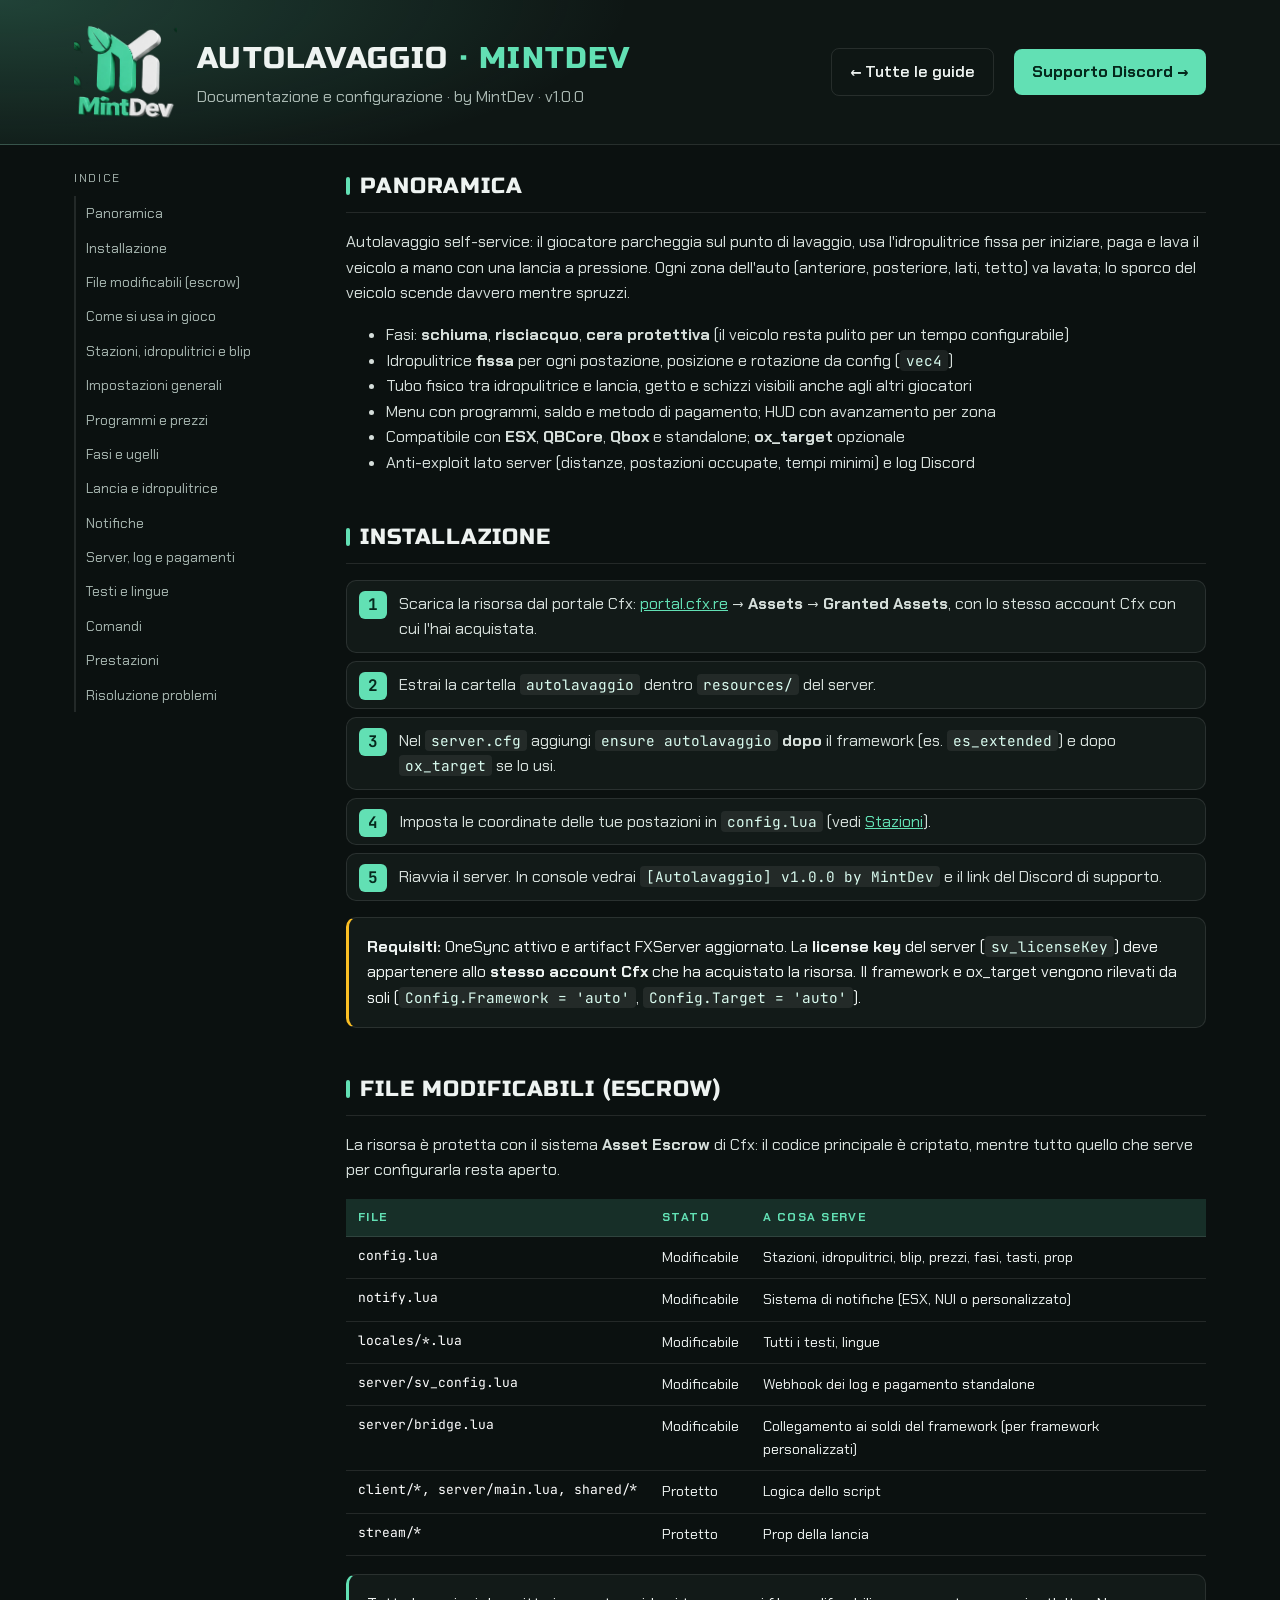
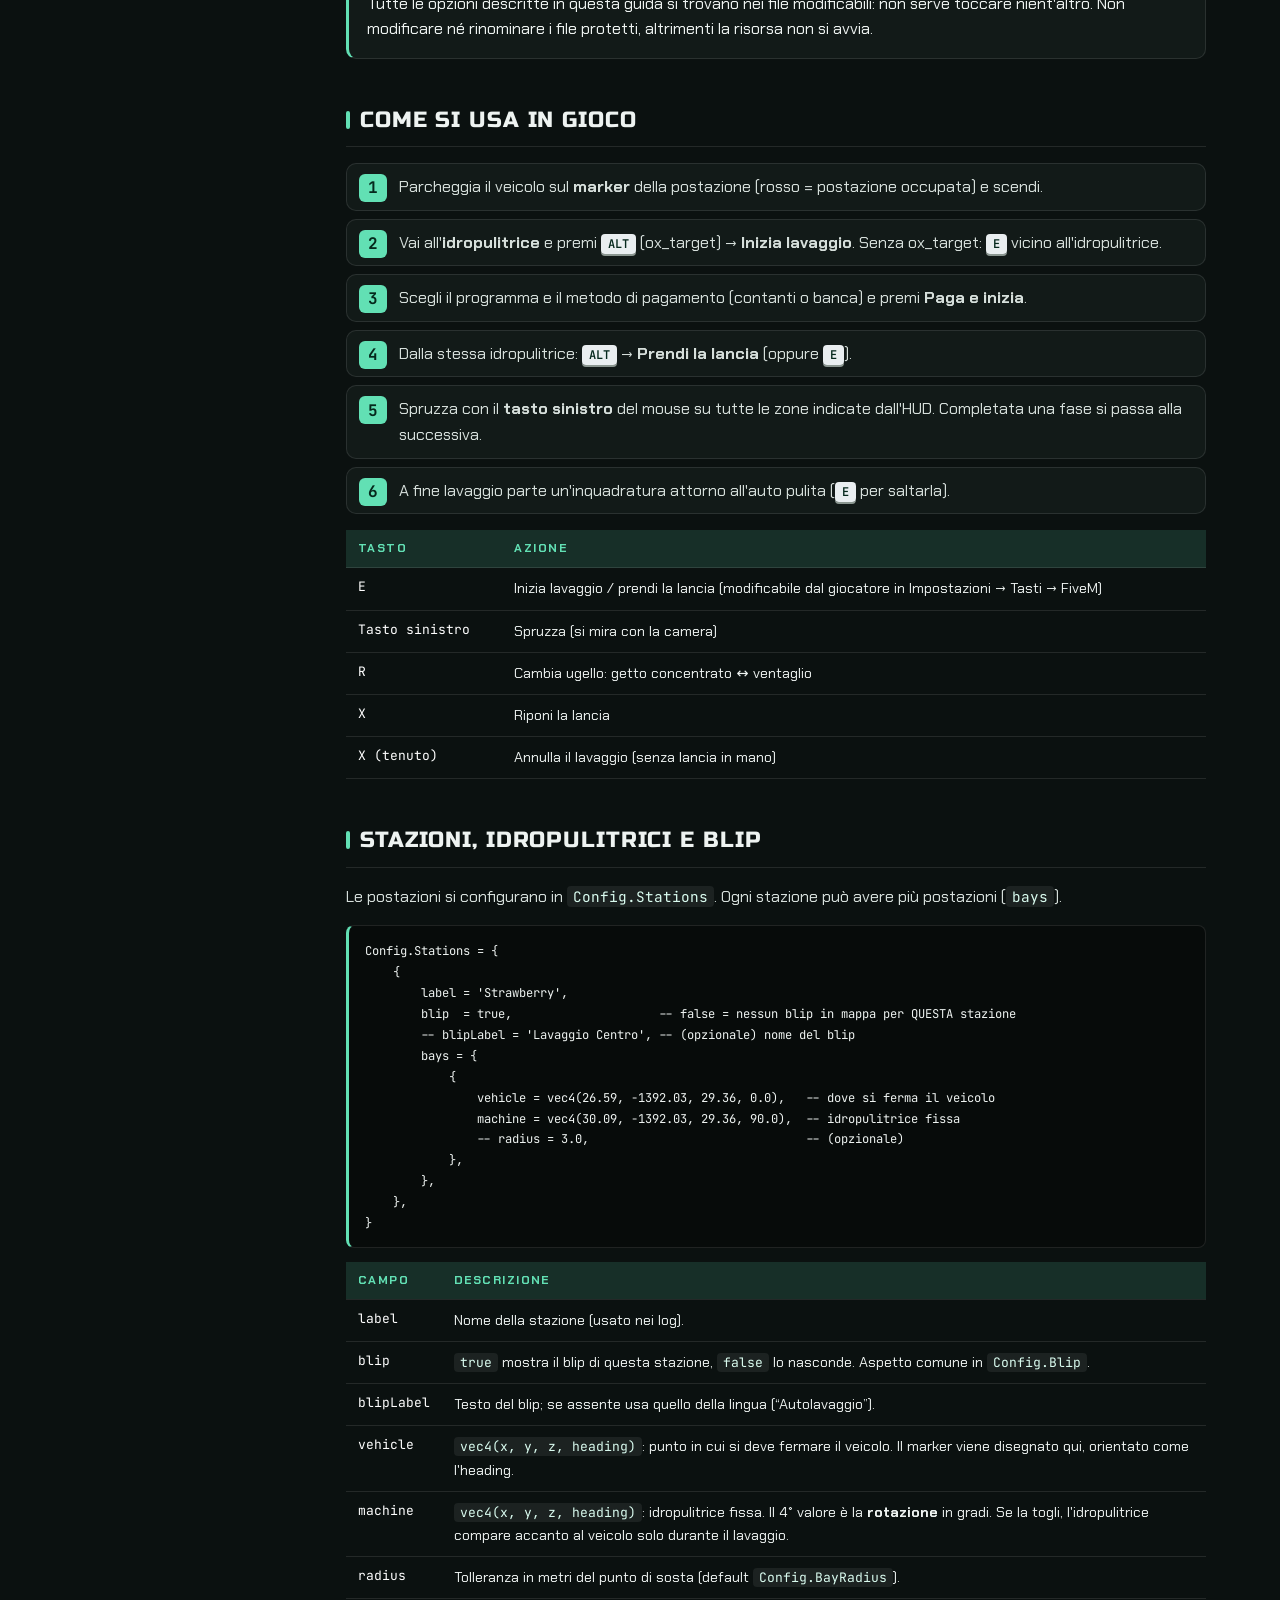
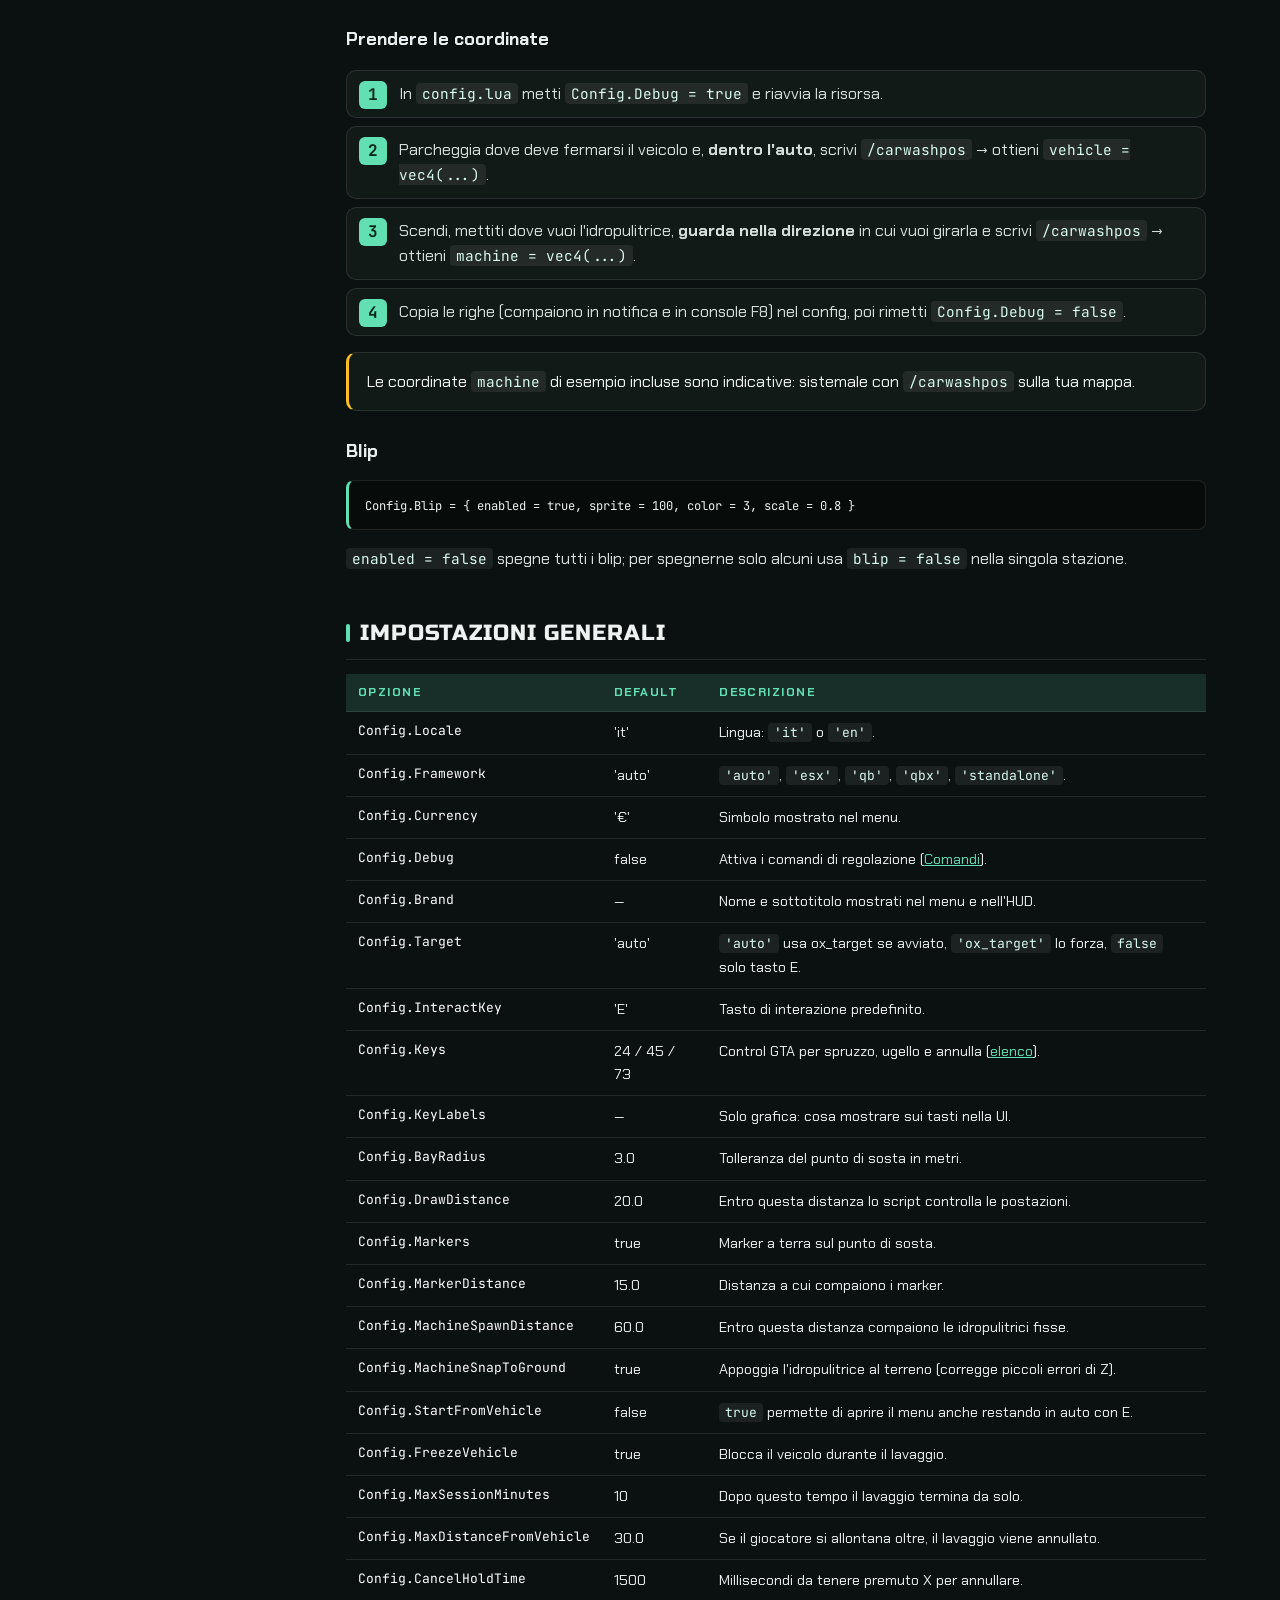
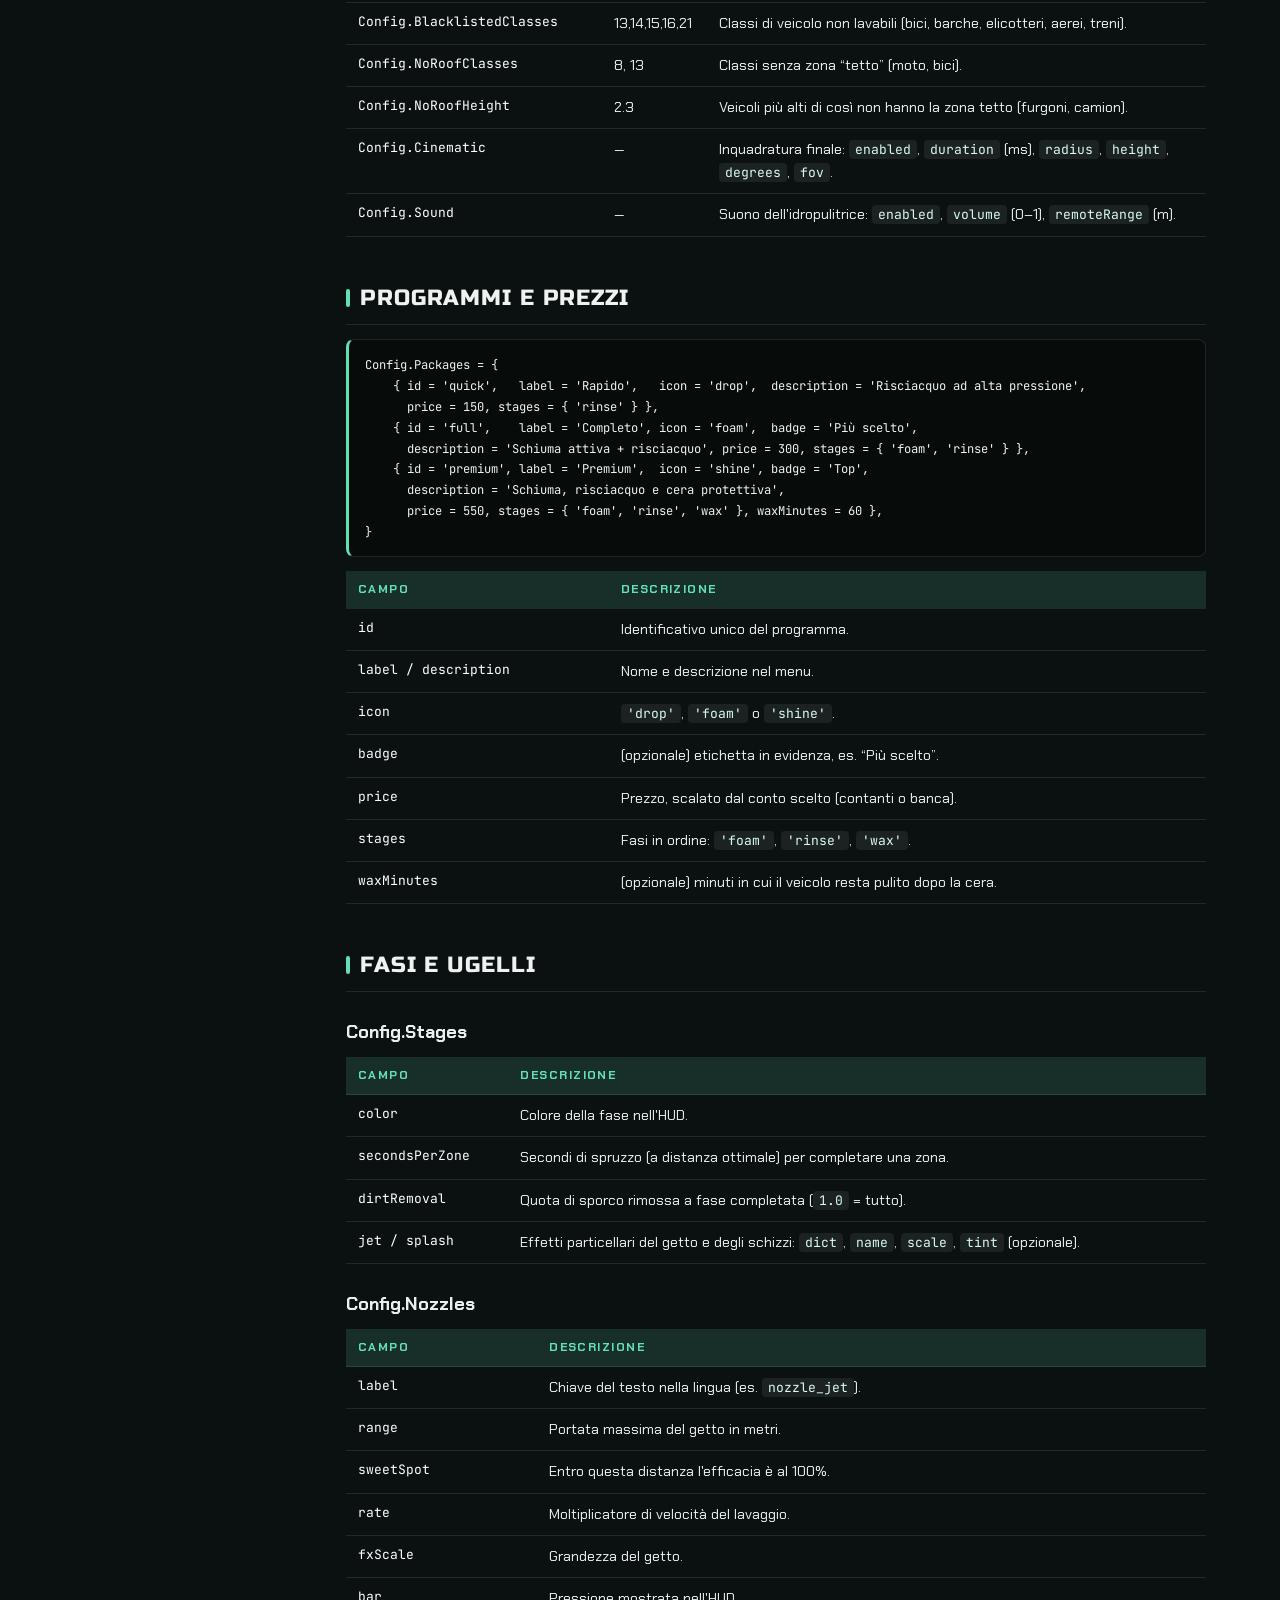
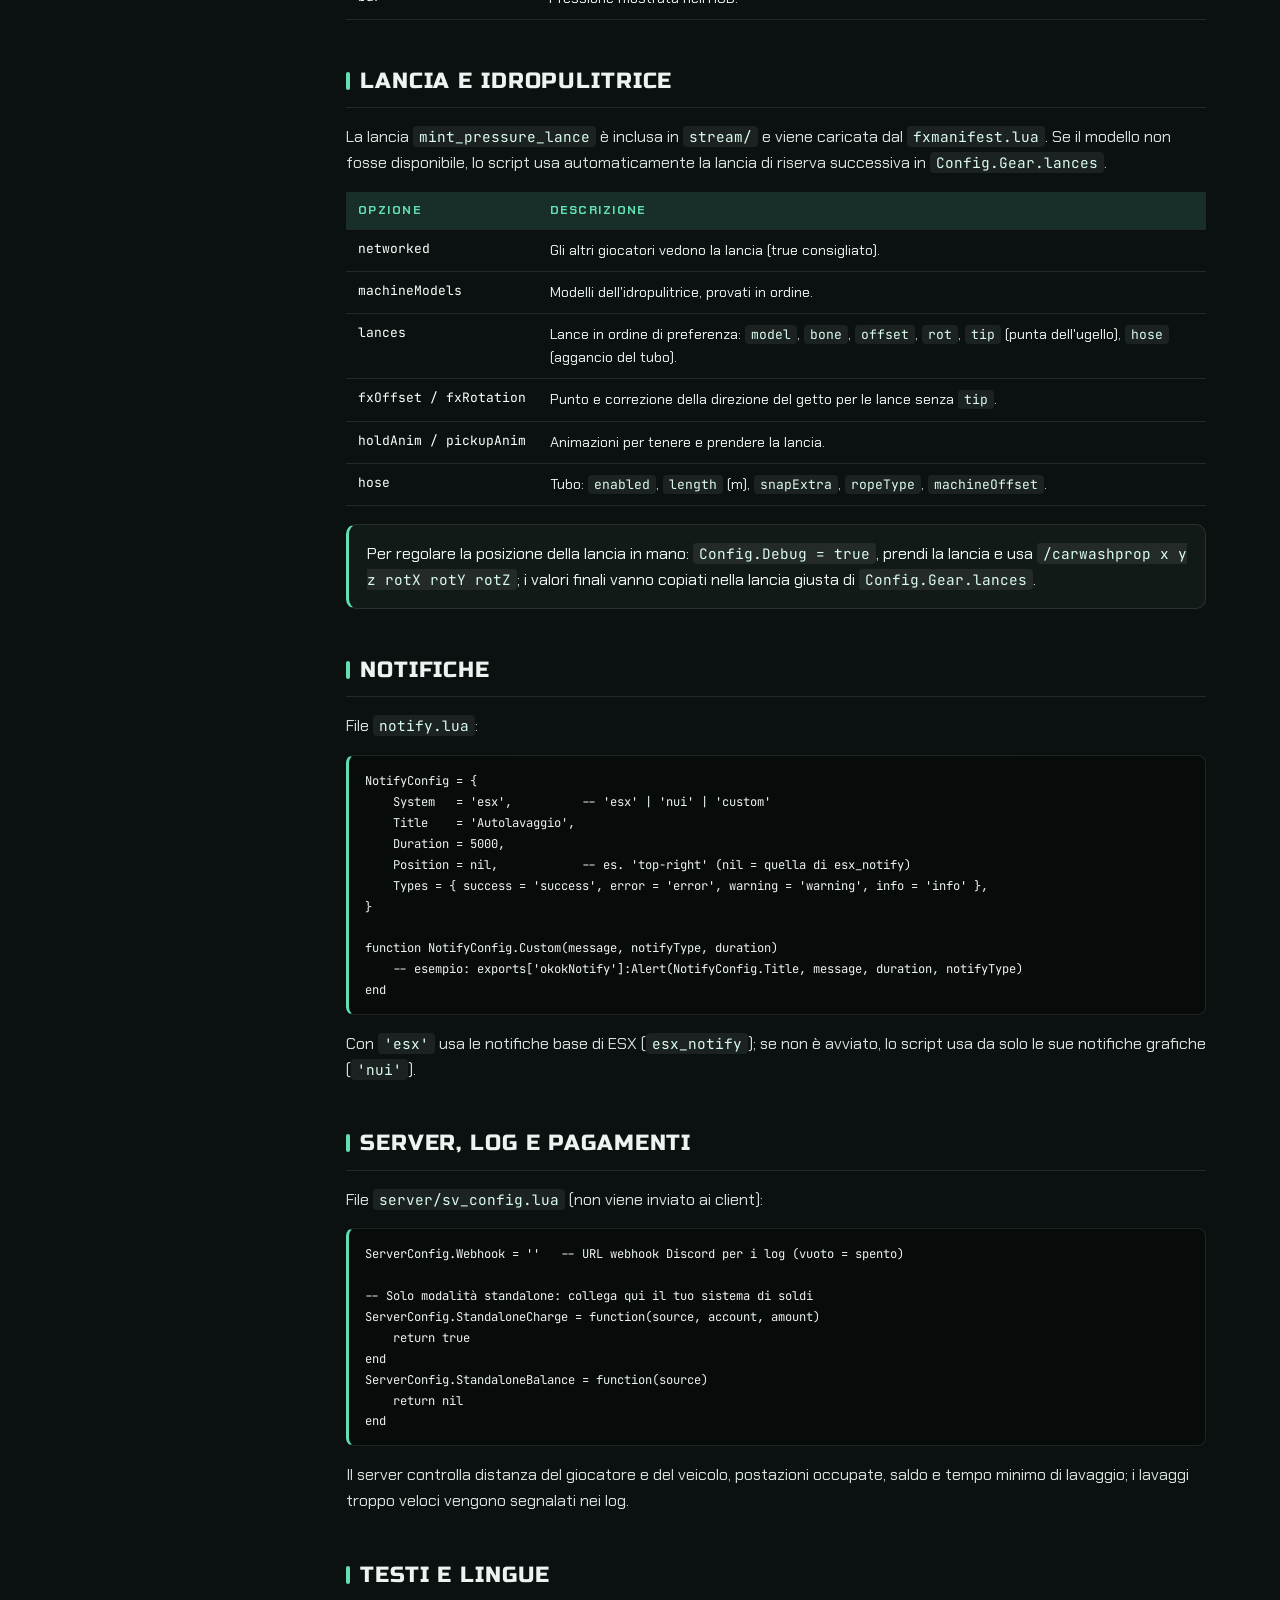
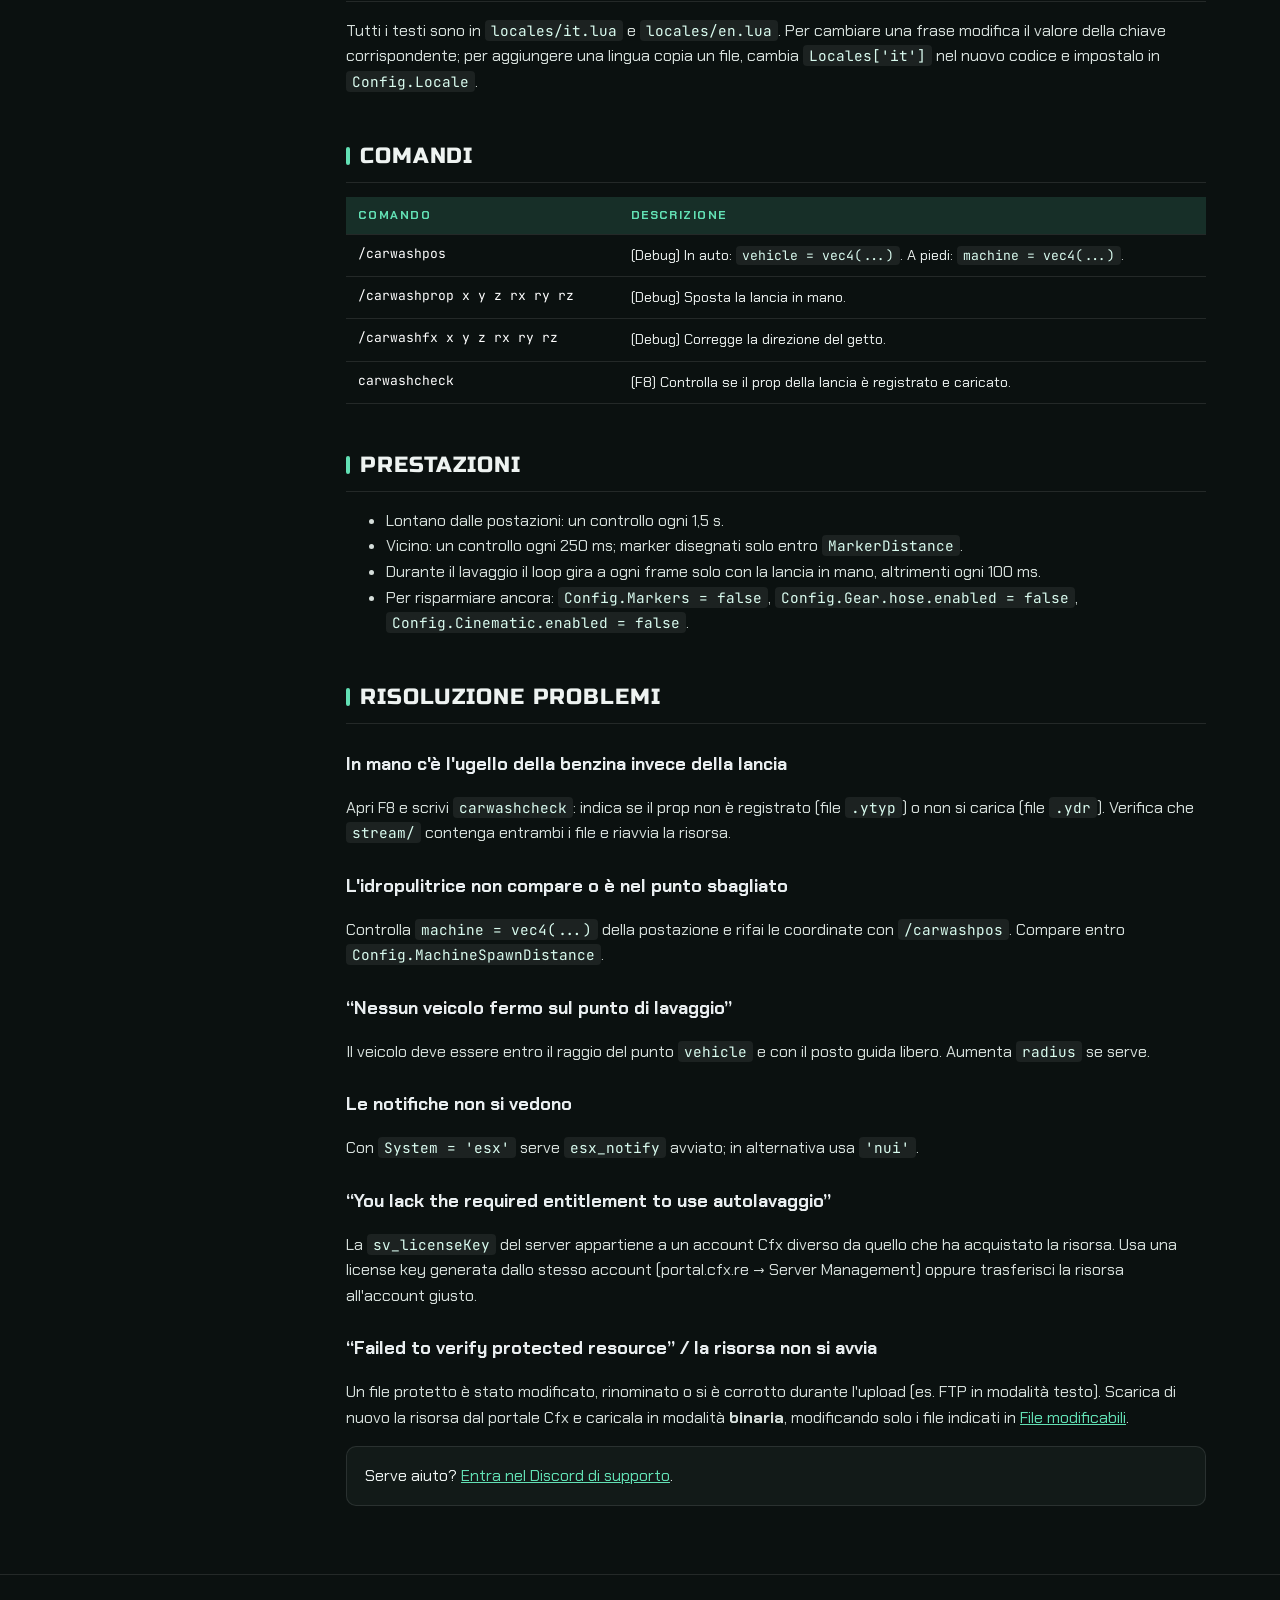
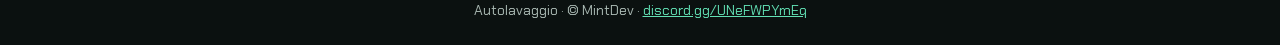
<file: docs/autolavaggio/index.html>
<!DOCTYPE html>
<html lang="it">
<head>
<meta charset="UTF-8">
<meta name="viewport" content="width=device-width, initial-scale=1">
<link rel="icon" href="../../assets/logo.webp">
<title>Autolavaggio · Documentazione</title>
<link rel="preconnect" href="https://fonts.googleapis.com">
<link href="https://fonts.googleapis.com/css2?family=Chakra+Petch:wght@400;500;600;700&family=Russo+One&family=JetBrains+Mono:wght@400;600&display=swap" rel="stylesheet">
<style>
  :root {
    --mint: #62e0b4; --mint-2: #3fc995; --mint-soft: rgba(98, 224, 180, .14); --mint-ink: #05281c;
    --bg: #0b1110; --panel: #121a18; --panel-2: #17211e; --line: rgba(255, 255, 255, .10);
    --text: #eef3f1; --muted: #a9b8b2; --white: #e9eef0; --warn: #fbbf24;
    --font: 'Chakra Petch', 'Segoe UI', system-ui, sans-serif; --display: 'Russo One', sans-serif;
    --mono: 'JetBrains Mono', Consolas, monospace;
  }
  * { box-sizing: border-box; }
  html { scroll-behavior: smooth; }
  body { margin: 0; background: var(--bg); color: var(--text); font: 16px/1.6 var(--font); }
  a { color: var(--mint); }
  code, pre { font-family: var(--mono); }
  code { background: rgba(255, 255, 255, .07); padding: 1px 6px; border-radius: 4px; font-size: .9em; color: #d9fbef; }
  pre { background: #070b0a; border: 1px solid var(--line); border-left: 3px solid var(--mint); border-radius: 8px; padding: 14px 16px; overflow-x: auto; font-size: 13.5px; line-height: 1.55; }
  pre code { background: none; padding: 0; color: var(--text); }

  header { background: radial-gradient(900px 260px at 0% 0%, rgba(98, 224, 180, .22), transparent 70%), #0e1614; border-bottom: 1px solid var(--line); }
  .head { max-width: 1180px; margin: 0 auto; padding: 24px; display: flex; align-items: center; gap: 20px; flex-wrap: wrap; }
  .logo { height: 96px; width: auto; display: block; }
  h1 { font-family: var(--display); font-weight: 400; margin: 0; font-size: 30px; letter-spacing: .04em; text-transform: uppercase; }
  h1 span { color: var(--mint); }
  .sub { color: var(--muted); margin: 2px 0 0; }
  .discord { margin-left: auto; display: inline-flex; align-items: center; gap: 8px; padding: 10px 18px; background: var(--mint); color: var(--mint-ink); border-radius: 8px; text-decoration: none; font-weight: 700; min-height: 44px; }
  .discord:hover { background: #7ce9c3; }

  .wrap { max-width: 1180px; margin: 0 auto; padding: 24px; display: grid; grid-template-columns: 240px 1fr; gap: 32px; }
  nav { position: sticky; top: 16px; align-self: start; font-size: 14px; }
  nav .t { font-size: 12px; letter-spacing: .14em; text-transform: uppercase; color: var(--muted); margin: 0 0 8px; }
  nav a { display: block; padding: 6px 10px; border-left: 2px solid var(--line); color: var(--muted); text-decoration: none; }
  nav a:hover { color: var(--mint); border-left-color: var(--mint); }

  main { min-width: 0; }
  section { margin-bottom: 44px; scroll-margin-top: 16px; }
  h2 { font-family: var(--display); font-weight: 400; font-size: 22px; letter-spacing: .04em; text-transform: uppercase; margin: 0 0 14px; padding-bottom: 8px; border-bottom: 1px solid var(--line); }
  h2::before { content: ''; display: inline-block; width: 4px; height: 18px; background: var(--mint); margin-right: 10px; vertical-align: -2px; border-radius: 2px; }
  h3 { font-size: 18px; margin: 26px 0 8px; color: var(--white); }
  p, li { color: #d6dfdb; }
  table { width: 100%; border-collapse: collapse; font-size: 14.5px; margin: 10px 0 18px; }
  th, td { text-align: left; padding: 9px 12px; border-bottom: 1px solid var(--line); vertical-align: top; }
  th { font-size: 12px; letter-spacing: .12em; text-transform: uppercase; color: var(--mint); background: var(--mint-soft); }
  td:first-child { font-family: var(--mono); font-size: 13px; white-space: nowrap; color: #fff; }
  .card { background: var(--panel); border: 1px solid var(--line); border-radius: 10px; padding: 16px 18px; margin: 12px 0; }
  .note { border-left: 3px solid var(--warn); }
  .tip { border-left: 3px solid var(--mint); }
  .steps { counter-reset: s; list-style: none; padding: 0; }
  .steps li { counter-increment: s; position: relative; padding: 10px 12px 10px 52px; margin: 8px 0; background: var(--panel); border: 1px solid var(--line); border-radius: 10px; }
  .steps li::before { content: counter(s); position: absolute; left: 12px; top: 10px; width: 28px; height: 28px; display: grid; place-items: center; background: var(--mint); color: var(--mint-ink); border-radius: 6px; font-family: var(--mono); font-weight: 700; }
  kbd { font-family: var(--mono); font-size: 12px; font-weight: 600; background: var(--white); color: var(--mint-ink); padding: 2px 7px; border-radius: 4px; box-shadow: 0 2px 0 #8a9690; }
  footer { border-top: 1px solid var(--line); color: var(--muted); text-align: center; padding: 24px; font-size: 14px; }

  .back { margin-left: auto; display: inline-flex; align-items: center; gap: 8px; padding: 10px 18px; border: 1px solid var(--line); color: var(--text); border-radius: 8px; text-decoration: none; font-weight: 600; min-height: 44px; }
  .back:hover { border-color: var(--mint); color: var(--mint); }
  .back + .discord { margin-left: 0; }

  @media (max-width: 860px) {
    .wrap { grid-template-columns: 1fr; }
    nav { position: static; }
    .discord, .back { margin-left: 0; }
  }
</style>
</head>
<body>

<header>
  <div class="head">
    <a href="../../" aria-label="Torna a mintdev.eu"><img class="logo" src="../../assets/logo-big.webp?v=2" alt="MintDev"></a>
    <div>
      <h1>Autolavaggio <span>· MintDev</span></h1>
      <p class="sub">Documentazione e configurazione · by MintDev · v1.0.0</p>
    </div>
    <a class="back" href="../">&larr; Tutte le guide</a>
    <a class="discord" href="https://discord.gg/UNeFWPYmEq" target="_blank" rel="noopener">Supporto Discord →</a>
  </div>
</header>

<div class="wrap">
  <nav aria-label="Indice">
    <p class="t">Indice</p>
    <a href="#intro">Panoramica</a>
    <a href="#install">Installazione</a>
    <a href="#escrow">File modificabili (escrow)</a>
    <a href="#gioco">Come si usa in gioco</a>
    <a href="#stazioni">Stazioni, idropulitrici e blip</a>
    <a href="#generale">Impostazioni generali</a>
    <a href="#programmi">Programmi e prezzi</a>
    <a href="#fasi">Fasi e ugelli</a>
    <a href="#prop">Lancia e idropulitrice</a>
    <a href="#notifiche">Notifiche</a>
    <a href="#server">Server, log e pagamenti</a>
    <a href="#testi">Testi e lingue</a>
    <a href="#comandi">Comandi</a>
    <a href="#prestazioni">Prestazioni</a>
    <a href="#problemi">Risoluzione problemi</a>
  </nav>

  <main>
    <section id="intro">
      <h2>Panoramica</h2>
      <p>Autolavaggio self-service: il giocatore parcheggia sul punto di lavaggio, usa l'idropulitrice fissa per iniziare, paga e lava il veicolo a mano con una lancia a pressione. Ogni zona dell'auto (anteriore, posteriore, lati, tetto) va lavata; lo sporco del veicolo scende davvero mentre spruzzi.</p>
      <ul>
        <li>Fasi: <b>schiuma</b>, <b>risciacquo</b>, <b>cera protettiva</b> (il veicolo resta pulito per un tempo configurabile)</li>
        <li>Idropulitrice <b>fissa</b> per ogni postazione, posizione e rotazione da config (<code>vec4</code>)</li>
        <li>Tubo fisico tra idropulitrice e lancia, getto e schizzi visibili anche agli altri giocatori</li>
        <li>Menu con programmi, saldo e metodo di pagamento; HUD con avanzamento per zona</li>
        <li>Compatibile con <b>ESX</b>, <b>QBCore</b>, <b>Qbox</b> e standalone; <b>ox_target</b> opzionale</li>
        <li>Anti-exploit lato server (distanze, postazioni occupate, tempi minimi) e log Discord</li>
      </ul>
    </section>

    <section id="install">
      <h2>Installazione</h2>
      <ol class="steps">
        <li>Scarica la risorsa dal portale Cfx: <a href="https://portal.cfx.re" target="_blank" rel="noopener">portal.cfx.re</a> → <b>Assets</b> → <b>Granted Assets</b>, con lo stesso account Cfx con cui l'hai acquistata.</li>
        <li>Estrai la cartella <code>autolavaggio</code> dentro <code>resources/</code> del server.</li>
        <li>Nel <code>server.cfg</code> aggiungi <code>ensure autolavaggio</code> <b>dopo</b> il framework (es. <code>es_extended</code>) e dopo <code>ox_target</code> se lo usi.</li>
        <li>Imposta le coordinate delle tue postazioni in <code>config.lua</code> (vedi <a href="#stazioni">Stazioni</a>).</li>
        <li>Riavvia il server. In console vedrai <code>[Autolavaggio] v1.0.0 by MintDev</code> e il link del Discord di supporto.</li>
      </ol>
      <div class="card note"><b>Requisiti:</b> OneSync attivo e artifact FXServer aggiornato. La <b>license key</b> del server (<code>sv_licenseKey</code>) deve appartenere allo <b>stesso account Cfx</b> che ha acquistato la risorsa. Il framework e ox_target vengono rilevati da soli (<code>Config.Framework = 'auto'</code>, <code>Config.Target = 'auto'</code>).</div>
    </section>

    <section id="escrow">
      <h2>File modificabili (escrow)</h2>
      <p>La risorsa è protetta con il sistema <b>Asset Escrow</b> di Cfx: il codice principale è criptato, mentre tutto quello che serve per configurarla resta aperto.</p>
      <table>
        <thead><tr><th>File</th><th>Stato</th><th>A cosa serve</th></tr></thead>
        <tbody>
          <tr><td>config.lua</td><td>Modificabile</td><td>Stazioni, idropulitrici, blip, prezzi, fasi, tasti, prop</td></tr>
          <tr><td>notify.lua</td><td>Modificabile</td><td>Sistema di notifiche (ESX, NUI o personalizzato)</td></tr>
          <tr><td>locales/*.lua</td><td>Modificabile</td><td>Tutti i testi, lingue</td></tr>
          <tr><td>server/sv_config.lua</td><td>Modificabile</td><td>Webhook dei log e pagamento standalone</td></tr>
          <tr><td>server/bridge.lua</td><td>Modificabile</td><td>Collegamento ai soldi del framework (per framework personalizzati)</td></tr>
          <tr><td>client/*, server/main.lua, shared/*</td><td>Protetto</td><td>Logica dello script</td></tr>
          <tr><td>stream/*</td><td>Protetto</td><td>Prop della lancia</td></tr>
        </tbody>
      </table>
      <div class="card tip">Tutte le opzioni descritte in questa guida si trovano nei file modificabili: non serve toccare nient'altro. Non modificare né rinominare i file protetti, altrimenti la risorsa non si avvia.</div>
    </section>

    <section id="gioco">
      <h2>Come si usa in gioco</h2>
      <ol class="steps">
        <li>Parcheggia il veicolo sul <b>marker</b> della postazione (rosso = postazione occupata) e scendi.</li>
        <li>Vai all'<b>idropulitrice</b> e premi <kbd>ALT</kbd> (ox_target) → <b>Inizia lavaggio</b>. Senza ox_target: <kbd>E</kbd> vicino all'idropulitrice.</li>
        <li>Scegli il programma e il metodo di pagamento (contanti o banca) e premi <b>Paga e inizia</b>.</li>
        <li>Dalla stessa idropulitrice: <kbd>ALT</kbd> → <b>Prendi la lancia</b> (oppure <kbd>E</kbd>).</li>
        <li>Spruzza con il <b>tasto sinistro</b> del mouse su tutte le zone indicate dall'HUD. Completata una fase si passa alla successiva.</li>
        <li>A fine lavaggio parte un'inquadratura attorno all'auto pulita (<kbd>E</kbd> per saltarla).</li>
      </ol>
      <table>
        <thead><tr><th>Tasto</th><th>Azione</th></tr></thead>
        <tbody>
          <tr><td>E</td><td>Inizia lavaggio / prendi la lancia (modificabile dal giocatore in Impostazioni → Tasti → FiveM)</td></tr>
          <tr><td>Tasto sinistro</td><td>Spruzza (si mira con la camera)</td></tr>
          <tr><td>R</td><td>Cambia ugello: getto concentrato ↔ ventaglio</td></tr>
          <tr><td>X</td><td>Riponi la lancia</td></tr>
          <tr><td>X (tenuto)</td><td>Annulla il lavaggio (senza lancia in mano)</td></tr>
        </tbody>
      </table>
    </section>

    <section id="stazioni">
      <h2>Stazioni, idropulitrici e blip</h2>
      <p>Le postazioni si configurano in <code>Config.Stations</code>. Ogni stazione può avere più postazioni (<code>bays</code>).</p>
<pre><code>Config.Stations = {
    {
        label = 'Strawberry',
        blip  = true,                     -- false = nessun blip in mappa per QUESTA stazione
        -- blipLabel = 'Lavaggio Centro', -- (opzionale) nome del blip
        bays = {
            {
                vehicle = vec4(26.59, -1392.03, 29.36, 0.0),   -- dove si ferma il veicolo
                machine = vec4(30.09, -1392.03, 29.36, 90.0),  -- idropulitrice fissa
                -- radius = 3.0,                               -- (opzionale)
            },
        },
    },
}</code></pre>
      <table>
        <thead><tr><th>Campo</th><th>Descrizione</th></tr></thead>
        <tbody>
          <tr><td>label</td><td>Nome della stazione (usato nei log).</td></tr>
          <tr><td>blip</td><td><code>true</code> mostra il blip di questa stazione, <code>false</code> lo nasconde. Aspetto comune in <code>Config.Blip</code>.</td></tr>
          <tr><td>blipLabel</td><td>Testo del blip; se assente usa quello della lingua (“Autolavaggio”).</td></tr>
          <tr><td>vehicle</td><td><code>vec4(x, y, z, heading)</code>: punto in cui si deve fermare il veicolo. Il marker viene disegnato qui, orientato come l'heading.</td></tr>
          <tr><td>machine</td><td><code>vec4(x, y, z, heading)</code>: idropulitrice fissa. Il 4° valore è la <b>rotazione</b> in gradi. Se la togli, l'idropulitrice compare accanto al veicolo solo durante il lavaggio.</td></tr>
          <tr><td>radius</td><td>Tolleranza in metri del punto di sosta (default <code>Config.BayRadius</code>).</td></tr>
        </tbody>
      </table>
      <h3>Prendere le coordinate</h3>
      <ol class="steps">
        <li>In <code>config.lua</code> metti <code>Config.Debug = true</code> e riavvia la risorsa.</li>
        <li>Parcheggia dove deve fermarsi il veicolo e, <b>dentro l'auto</b>, scrivi <code>/carwashpos</code> → ottieni <code>vehicle = vec4(...)</code>.</li>
        <li>Scendi, mettiti dove vuoi l'idropulitrice, <b>guarda nella direzione</b> in cui vuoi girarla e scrivi <code>/carwashpos</code> → ottieni <code>machine = vec4(...)</code>.</li>
        <li>Copia le righe (compaiono in notifica e in console F8) nel config, poi rimetti <code>Config.Debug = false</code>.</li>
      </ol>
      <div class="card note">Le coordinate <code>machine</code> di esempio incluse sono indicative: sistemale con <code>/carwashpos</code> sulla tua mappa.</div>
      <h3>Blip</h3>
<pre><code>Config.Blip = { enabled = true, sprite = 100, color = 3, scale = 0.8 }</code></pre>
      <p><code>enabled = false</code> spegne tutti i blip; per spegnerne solo alcuni usa <code>blip = false</code> nella singola stazione.</p>
    </section>

    <section id="generale">
      <h2>Impostazioni generali</h2>
      <table>
        <thead><tr><th>Opzione</th><th>Default</th><th>Descrizione</th></tr></thead>
        <tbody>
          <tr><td>Config.Locale</td><td>'it'</td><td>Lingua: <code>'it'</code> o <code>'en'</code>.</td></tr>
          <tr><td>Config.Framework</td><td>'auto'</td><td><code>'auto'</code>, <code>'esx'</code>, <code>'qb'</code>, <code>'qbx'</code>, <code>'standalone'</code>.</td></tr>
          <tr><td>Config.Currency</td><td>'€'</td><td>Simbolo mostrato nel menu.</td></tr>
          <tr><td>Config.Debug</td><td>false</td><td>Attiva i comandi di regolazione (<a href="#comandi">Comandi</a>).</td></tr>
          <tr><td>Config.Brand</td><td>—</td><td>Nome e sottotitolo mostrati nel menu e nell'HUD.</td></tr>
          <tr><td>Config.Target</td><td>'auto'</td><td><code>'auto'</code> usa ox_target se avviato, <code>'ox_target'</code> lo forza, <code>false</code> solo tasto E.</td></tr>
          <tr><td>Config.InteractKey</td><td>'E'</td><td>Tasto di interazione predefinito.</td></tr>
          <tr><td>Config.Keys</td><td>24 / 45 / 73</td><td>Control GTA per spruzzo, ugello e annulla (<a href="https://docs.fivem.net/docs/game-references/controls/" target="_blank" rel="noopener">elenco</a>).</td></tr>
          <tr><td>Config.KeyLabels</td><td>—</td><td>Solo grafica: cosa mostrare sui tasti nella UI.</td></tr>
          <tr><td>Config.BayRadius</td><td>3.0</td><td>Tolleranza del punto di sosta in metri.</td></tr>
          <tr><td>Config.DrawDistance</td><td>20.0</td><td>Entro questa distanza lo script controlla le postazioni.</td></tr>
          <tr><td>Config.Markers</td><td>true</td><td>Marker a terra sul punto di sosta.</td></tr>
          <tr><td>Config.MarkerDistance</td><td>15.0</td><td>Distanza a cui compaiono i marker.</td></tr>
          <tr><td>Config.MachineSpawnDistance</td><td>60.0</td><td>Entro questa distanza compaiono le idropulitrici fisse.</td></tr>
          <tr><td>Config.MachineSnapToGround</td><td>true</td><td>Appoggia l'idropulitrice al terreno (corregge piccoli errori di Z).</td></tr>
          <tr><td>Config.StartFromVehicle</td><td>false</td><td><code>true</code> permette di aprire il menu anche restando in auto con E.</td></tr>
          <tr><td>Config.FreezeVehicle</td><td>true</td><td>Blocca il veicolo durante il lavaggio.</td></tr>
          <tr><td>Config.MaxSessionMinutes</td><td>10</td><td>Dopo questo tempo il lavaggio termina da solo.</td></tr>
          <tr><td>Config.MaxDistanceFromVehicle</td><td>30.0</td><td>Se il giocatore si allontana oltre, il lavaggio viene annullato.</td></tr>
          <tr><td>Config.CancelHoldTime</td><td>1500</td><td>Millisecondi da tenere premuto X per annullare.</td></tr>
          <tr><td>Config.BlacklistedClasses</td><td>13,14,15,16,21</td><td>Classi di veicolo non lavabili (bici, barche, elicotteri, aerei, treni).</td></tr>
          <tr><td>Config.NoRoofClasses</td><td>8, 13</td><td>Classi senza zona “tetto” (moto, bici).</td></tr>
          <tr><td>Config.NoRoofHeight</td><td>2.3</td><td>Veicoli più alti di così non hanno la zona tetto (furgoni, camion).</td></tr>
          <tr><td>Config.Cinematic</td><td>—</td><td>Inquadratura finale: <code>enabled</code>, <code>duration</code> (ms), <code>radius</code>, <code>height</code>, <code>degrees</code>, <code>fov</code>.</td></tr>
          <tr><td>Config.Sound</td><td>—</td><td>Suono dell'idropulitrice: <code>enabled</code>, <code>volume</code> (0–1), <code>remoteRange</code> (m).</td></tr>
        </tbody>
      </table>
    </section>

    <section id="programmi">
      <h2>Programmi e prezzi</h2>
<pre><code>Config.Packages = {
    { id = 'quick',   label = 'Rapido',   icon = 'drop',  description = 'Risciacquo ad alta pressione',
      price = 150, stages = { 'rinse' } },
    { id = 'full',    label = 'Completo', icon = 'foam',  badge = 'Più scelto',
      description = 'Schiuma attiva + risciacquo', price = 300, stages = { 'foam', 'rinse' } },
    { id = 'premium', label = 'Premium',  icon = 'shine', badge = 'Top',
      description = 'Schiuma, risciacquo e cera protettiva',
      price = 550, stages = { 'foam', 'rinse', 'wax' }, waxMinutes = 60 },
}</code></pre>
      <table>
        <thead><tr><th>Campo</th><th>Descrizione</th></tr></thead>
        <tbody>
          <tr><td>id</td><td>Identificativo unico del programma.</td></tr>
          <tr><td>label / description</td><td>Nome e descrizione nel menu.</td></tr>
          <tr><td>icon</td><td><code>'drop'</code>, <code>'foam'</code> o <code>'shine'</code>.</td></tr>
          <tr><td>badge</td><td>(opzionale) etichetta in evidenza, es. “Più scelto”.</td></tr>
          <tr><td>price</td><td>Prezzo, scalato dal conto scelto (contanti o banca).</td></tr>
          <tr><td>stages</td><td>Fasi in ordine: <code>'foam'</code>, <code>'rinse'</code>, <code>'wax'</code>.</td></tr>
          <tr><td>waxMinutes</td><td>(opzionale) minuti in cui il veicolo resta pulito dopo la cera.</td></tr>
        </tbody>
      </table>
    </section>

    <section id="fasi">
      <h2>Fasi e ugelli</h2>
      <h3>Config.Stages</h3>
      <table>
        <thead><tr><th>Campo</th><th>Descrizione</th></tr></thead>
        <tbody>
          <tr><td>color</td><td>Colore della fase nell'HUD.</td></tr>
          <tr><td>secondsPerZone</td><td>Secondi di spruzzo (a distanza ottimale) per completare una zona.</td></tr>
          <tr><td>dirtRemoval</td><td>Quota di sporco rimossa a fase completata (<code>1.0</code> = tutto).</td></tr>
          <tr><td>jet / splash</td><td>Effetti particellari del getto e degli schizzi: <code>dict</code>, <code>name</code>, <code>scale</code>, <code>tint</code> (opzionale).</td></tr>
        </tbody>
      </table>
      <h3>Config.Nozzles</h3>
      <table>
        <thead><tr><th>Campo</th><th>Descrizione</th></tr></thead>
        <tbody>
          <tr><td>label</td><td>Chiave del testo nella lingua (es. <code>nozzle_jet</code>).</td></tr>
          <tr><td>range</td><td>Portata massima del getto in metri.</td></tr>
          <tr><td>sweetSpot</td><td>Entro questa distanza l'efficacia è al 100%.</td></tr>
          <tr><td>rate</td><td>Moltiplicatore di velocità del lavaggio.</td></tr>
          <tr><td>fxScale</td><td>Grandezza del getto.</td></tr>
          <tr><td>bar</td><td>Pressione mostrata nell'HUD.</td></tr>
        </tbody>
      </table>
    </section>

    <section id="prop">
      <h2>Lancia e idropulitrice</h2>
      <p>La lancia <code>mint_pressure_lance</code> è inclusa in <code>stream/</code> e viene caricata dal <code>fxmanifest.lua</code>. Se il modello non fosse disponibile, lo script usa automaticamente la lancia di riserva successiva in <code>Config.Gear.lances</code>.</p>
      <table>
        <thead><tr><th>Opzione</th><th>Descrizione</th></tr></thead>
        <tbody>
          <tr><td>networked</td><td>Gli altri giocatori vedono la lancia (true consigliato).</td></tr>
          <tr><td>machineModels</td><td>Modelli dell'idropulitrice, provati in ordine.</td></tr>
          <tr><td>lances</td><td>Lance in ordine di preferenza: <code>model</code>, <code>bone</code>, <code>offset</code>, <code>rot</code>, <code>tip</code> (punta dell'ugello), <code>hose</code> (aggancio del tubo).</td></tr>
          <tr><td>fxOffset / fxRotation</td><td>Punto e correzione della direzione del getto per le lance senza <code>tip</code>.</td></tr>
          <tr><td>holdAnim / pickupAnim</td><td>Animazioni per tenere e prendere la lancia.</td></tr>
          <tr><td>hose</td><td>Tubo: <code>enabled</code>, <code>length</code> (m), <code>snapExtra</code>, <code>ropeType</code>, <code>machineOffset</code>.</td></tr>
        </tbody>
      </table>
      <div class="card tip">Per regolare la posizione della lancia in mano: <code>Config.Debug = true</code>, prendi la lancia e usa <code>/carwashprop x y z rotX rotY rotZ</code>; i valori finali vanno copiati nella lancia giusta di <code>Config.Gear.lances</code>.</div>
    </section>

    <section id="notifiche">
      <h2>Notifiche</h2>
      <p>File <code>notify.lua</code>:</p>
<pre><code>NotifyConfig = {
    System   = 'esx',          -- 'esx' | 'nui' | 'custom'
    Title    = 'Autolavaggio',
    Duration = 5000,
    Position = nil,            -- es. 'top-right' (nil = quella di esx_notify)
    Types = { success = 'success', error = 'error', warning = 'warning', info = 'info' },
}

function NotifyConfig.Custom(message, notifyType, duration)
    -- esempio: exports['okokNotify']:Alert(NotifyConfig.Title, message, duration, notifyType)
end</code></pre>
      <p>Con <code>'esx'</code> usa le notifiche base di ESX (<code>esx_notify</code>); se non è avviato, lo script usa da solo le sue notifiche grafiche (<code>'nui'</code>).</p>
    </section>

    <section id="server">
      <h2>Server, log e pagamenti</h2>
      <p>File <code>server/sv_config.lua</code> (non viene inviato ai client):</p>
<pre><code>ServerConfig.Webhook = ''   -- URL webhook Discord per i log (vuoto = spento)

-- Solo modalità standalone: collega qui il tuo sistema di soldi
ServerConfig.StandaloneCharge = function(source, account, amount)
    return true
end
ServerConfig.StandaloneBalance = function(source)
    return nil
end</code></pre>
      <p>Il server controlla distanza del giocatore e del veicolo, postazioni occupate, saldo e tempo minimo di lavaggio; i lavaggi troppo veloci vengono segnalati nei log.</p>
    </section>

    <section id="testi">
      <h2>Testi e lingue</h2>
      <p>Tutti i testi sono in <code>locales/it.lua</code> e <code>locales/en.lua</code>. Per cambiare una frase modifica il valore della chiave corrispondente; per aggiungere una lingua copia un file, cambia <code>Locales['it']</code> nel nuovo codice e impostalo in <code>Config.Locale</code>.</p>
    </section>

    <section id="comandi">
      <h2>Comandi</h2>
      <table>
        <thead><tr><th>Comando</th><th>Descrizione</th></tr></thead>
        <tbody>
          <tr><td>/carwashpos</td><td>(Debug) In auto: <code>vehicle = vec4(...)</code>. A piedi: <code>machine = vec4(...)</code>.</td></tr>
          <tr><td>/carwashprop x y z rx ry rz</td><td>(Debug) Sposta la lancia in mano.</td></tr>
          <tr><td>/carwashfx x y z rx ry rz</td><td>(Debug) Corregge la direzione del getto.</td></tr>
          <tr><td>carwashcheck</td><td>(F8) Controlla se il prop della lancia è registrato e caricato.</td></tr>
        </tbody>
      </table>
    </section>

    <section id="prestazioni">
      <h2>Prestazioni</h2>
      <ul>
        <li>Lontano dalle postazioni: un controllo ogni 1,5 s.</li>
        <li>Vicino: un controllo ogni 250 ms; marker disegnati solo entro <code>MarkerDistance</code>.</li>
        <li>Durante il lavaggio il loop gira a ogni frame solo con la lancia in mano, altrimenti ogni 100 ms.</li>
        <li>Per risparmiare ancora: <code>Config.Markers = false</code>, <code>Config.Gear.hose.enabled = false</code>, <code>Config.Cinematic.enabled = false</code>.</li>
      </ul>
    </section>

    <section id="problemi">
      <h2>Risoluzione problemi</h2>
      <h3>In mano c'è l'ugello della benzina invece della lancia</h3>
      <p>Apri F8 e scrivi <code>carwashcheck</code>: indica se il prop non è registrato (file <code>.ytyp</code>) o non si carica (file <code>.ydr</code>). Verifica che <code>stream/</code> contenga entrambi i file e riavvia la risorsa.</p>
      <h3>L'idropulitrice non compare o è nel punto sbagliato</h3>
      <p>Controlla <code>machine = vec4(...)</code> della postazione e rifai le coordinate con <code>/carwashpos</code>. Compare entro <code>Config.MachineSpawnDistance</code>.</p>
      <h3>“Nessun veicolo fermo sul punto di lavaggio”</h3>
      <p>Il veicolo deve essere entro il raggio del punto <code>vehicle</code> e con il posto guida libero. Aumenta <code>radius</code> se serve.</p>
      <h3>Le notifiche non si vedono</h3>
      <p>Con <code>System = 'esx'</code> serve <code>esx_notify</code> avviato; in alternativa usa <code>'nui'</code>.</p>
      <h3>“You lack the required entitlement to use autolavaggio”</h3>
      <p>La <code>sv_licenseKey</code> del server appartiene a un account Cfx diverso da quello che ha acquistato la risorsa. Usa una license key generata dallo stesso account (portal.cfx.re → Server Management) oppure trasferisci la risorsa all'account giusto.</p>
      <h3>“Failed to verify protected resource” / la risorsa non si avvia</h3>
      <p>Un file protetto è stato modificato, rinominato o si è corrotto durante l'upload (es. FTP in modalità testo). Scarica di nuovo la risorsa dal portale Cfx e caricala in modalità <b>binaria</b>, modificando solo i file indicati in <a href="#escrow">File modificabili</a>.</p>
      <div class="card">Serve aiuto? <a href="https://discord.gg/UNeFWPYmEq" target="_blank" rel="noopener">Entra nel Discord di supporto</a>.</div>
    </section>
  </main>
</div>

<footer>Autolavaggio · © MintDev · <a href="https://discord.gg/UNeFWPYmEq" target="_blank" rel="noopener">discord.gg/UNeFWPYmEq</a></footer>
</body>
</html>
</file>
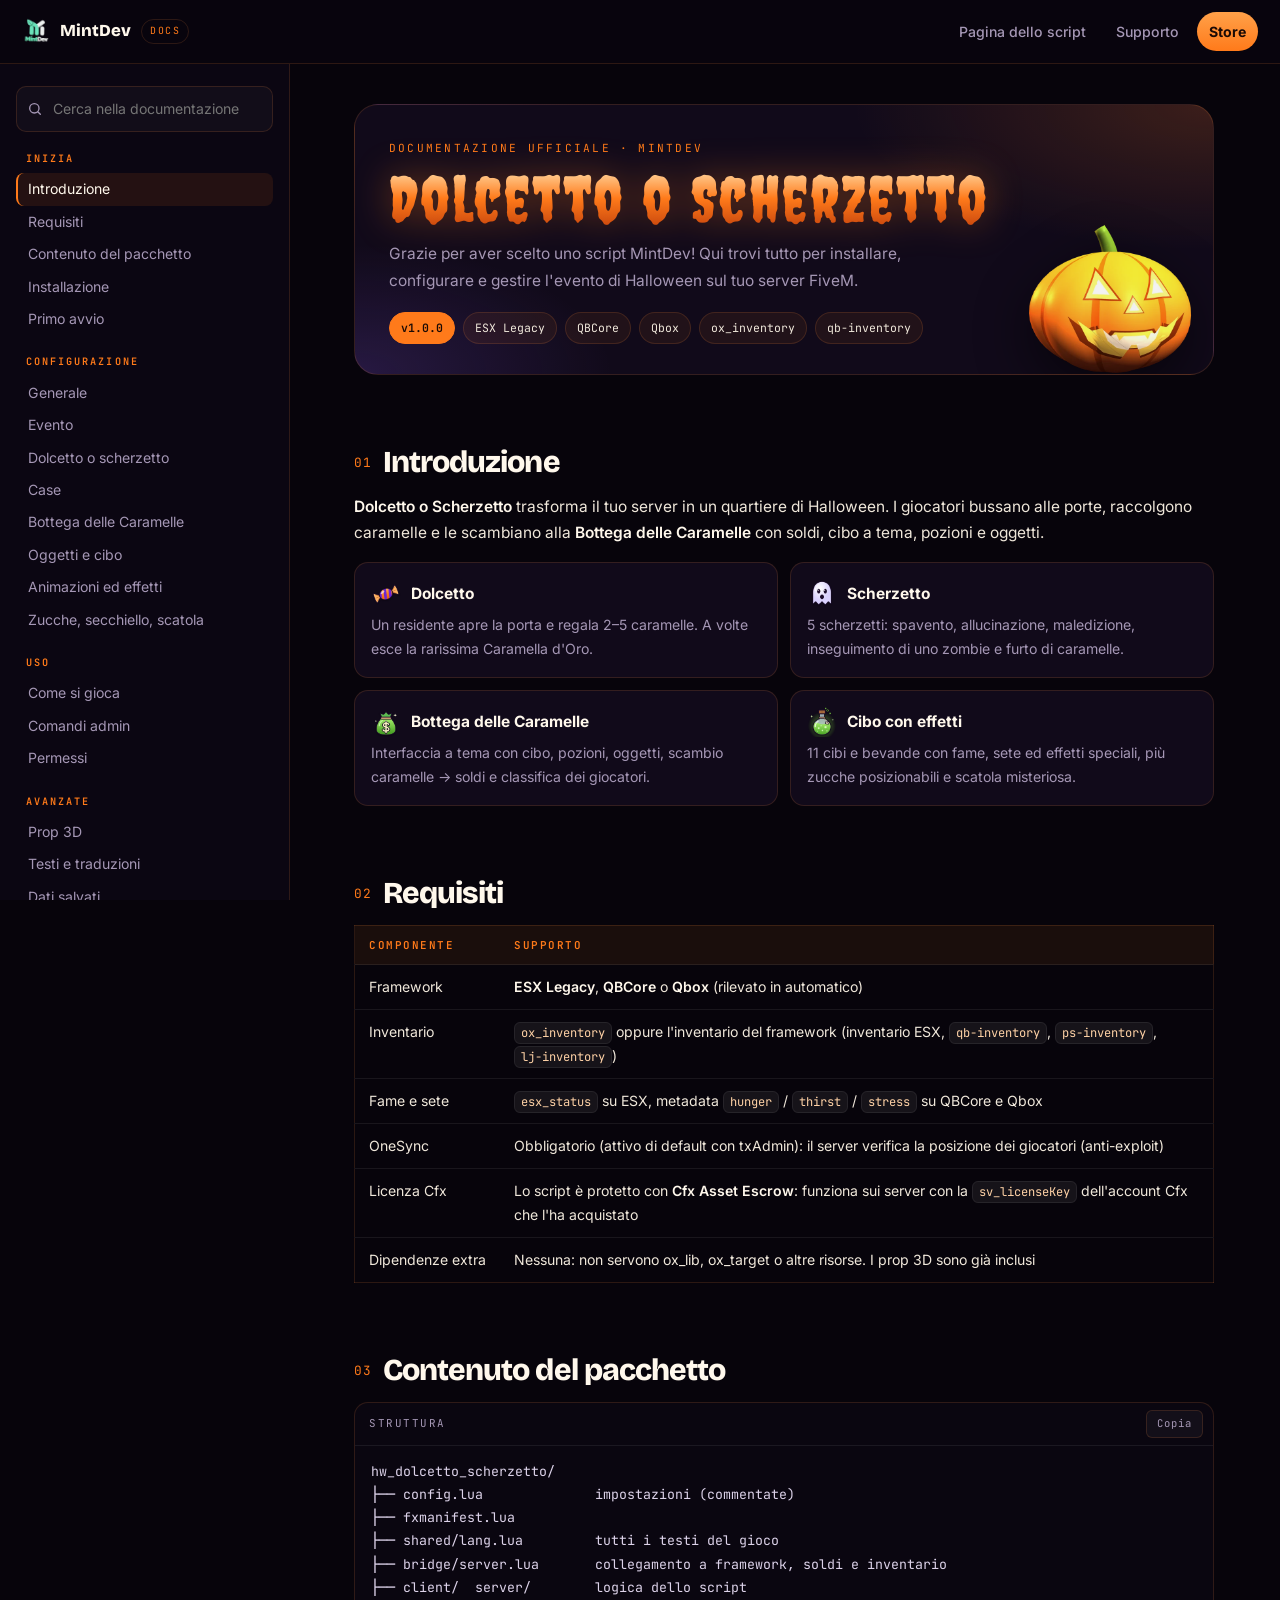
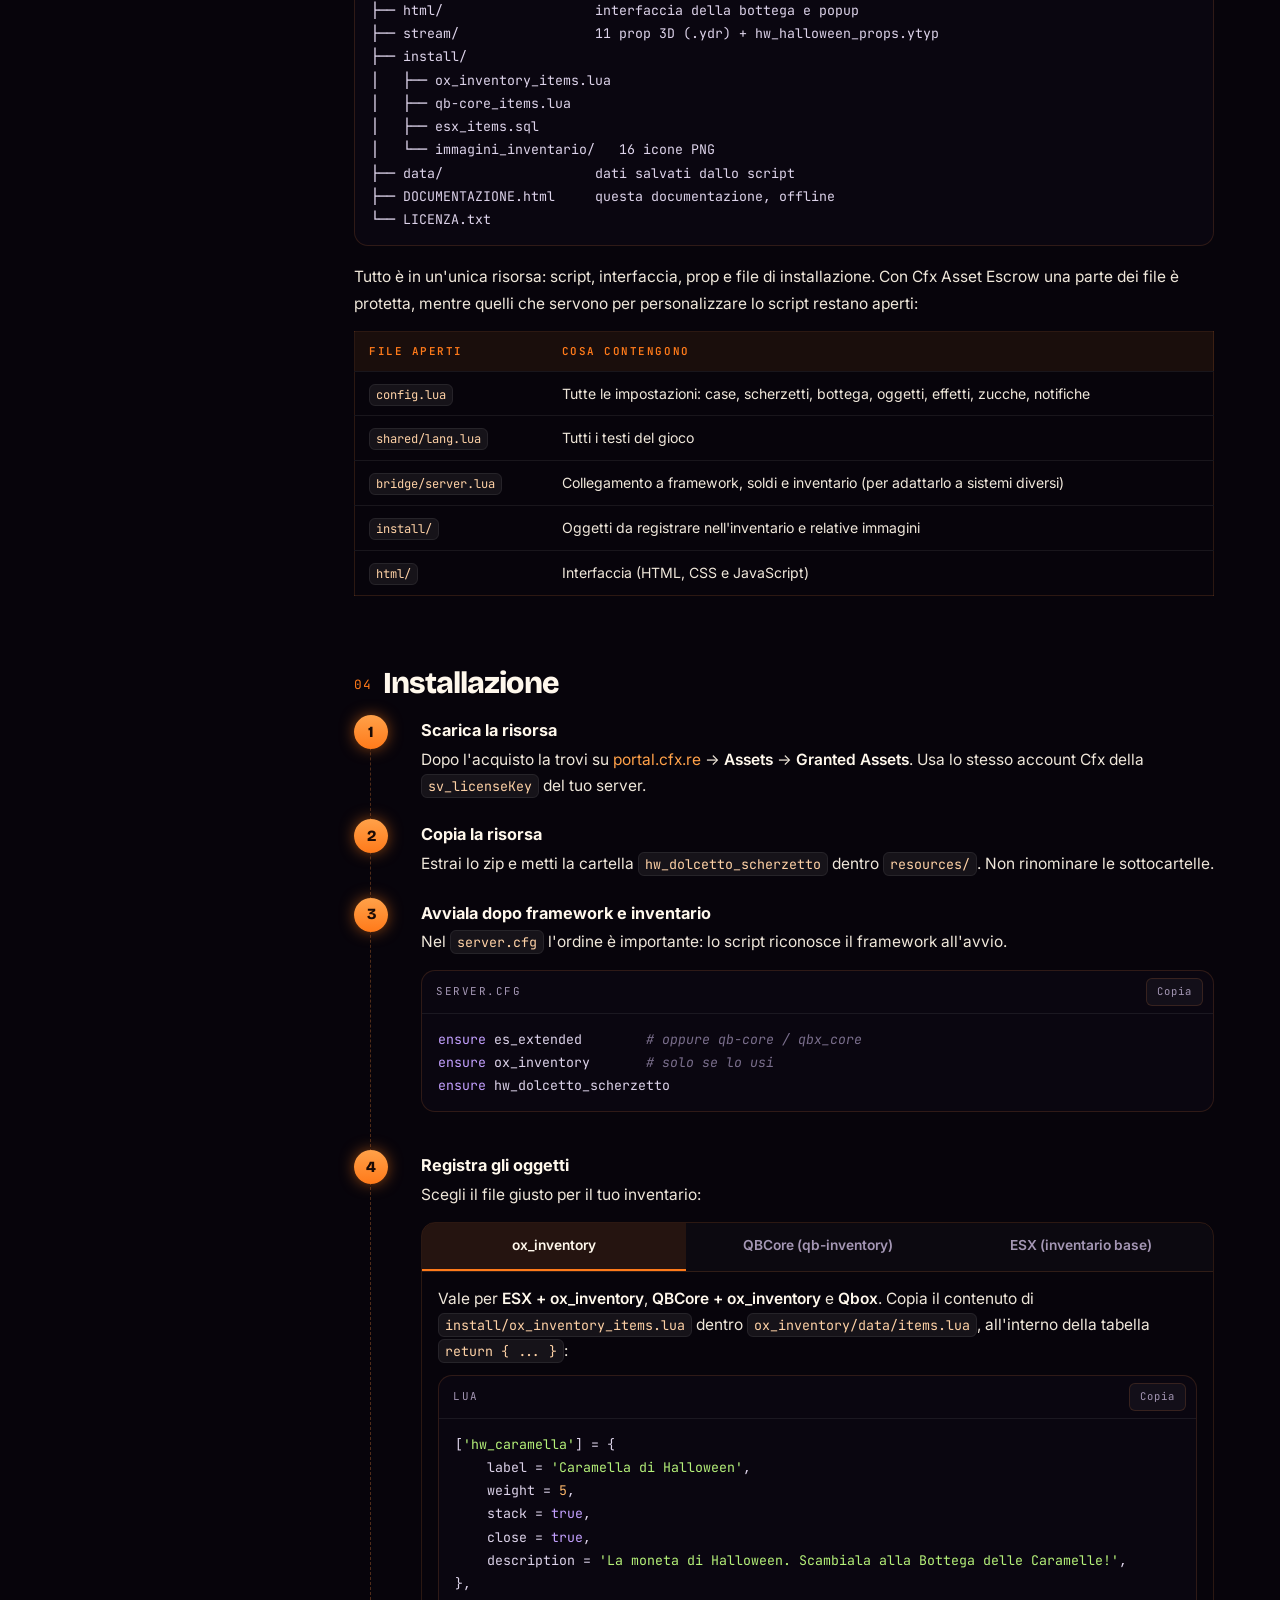
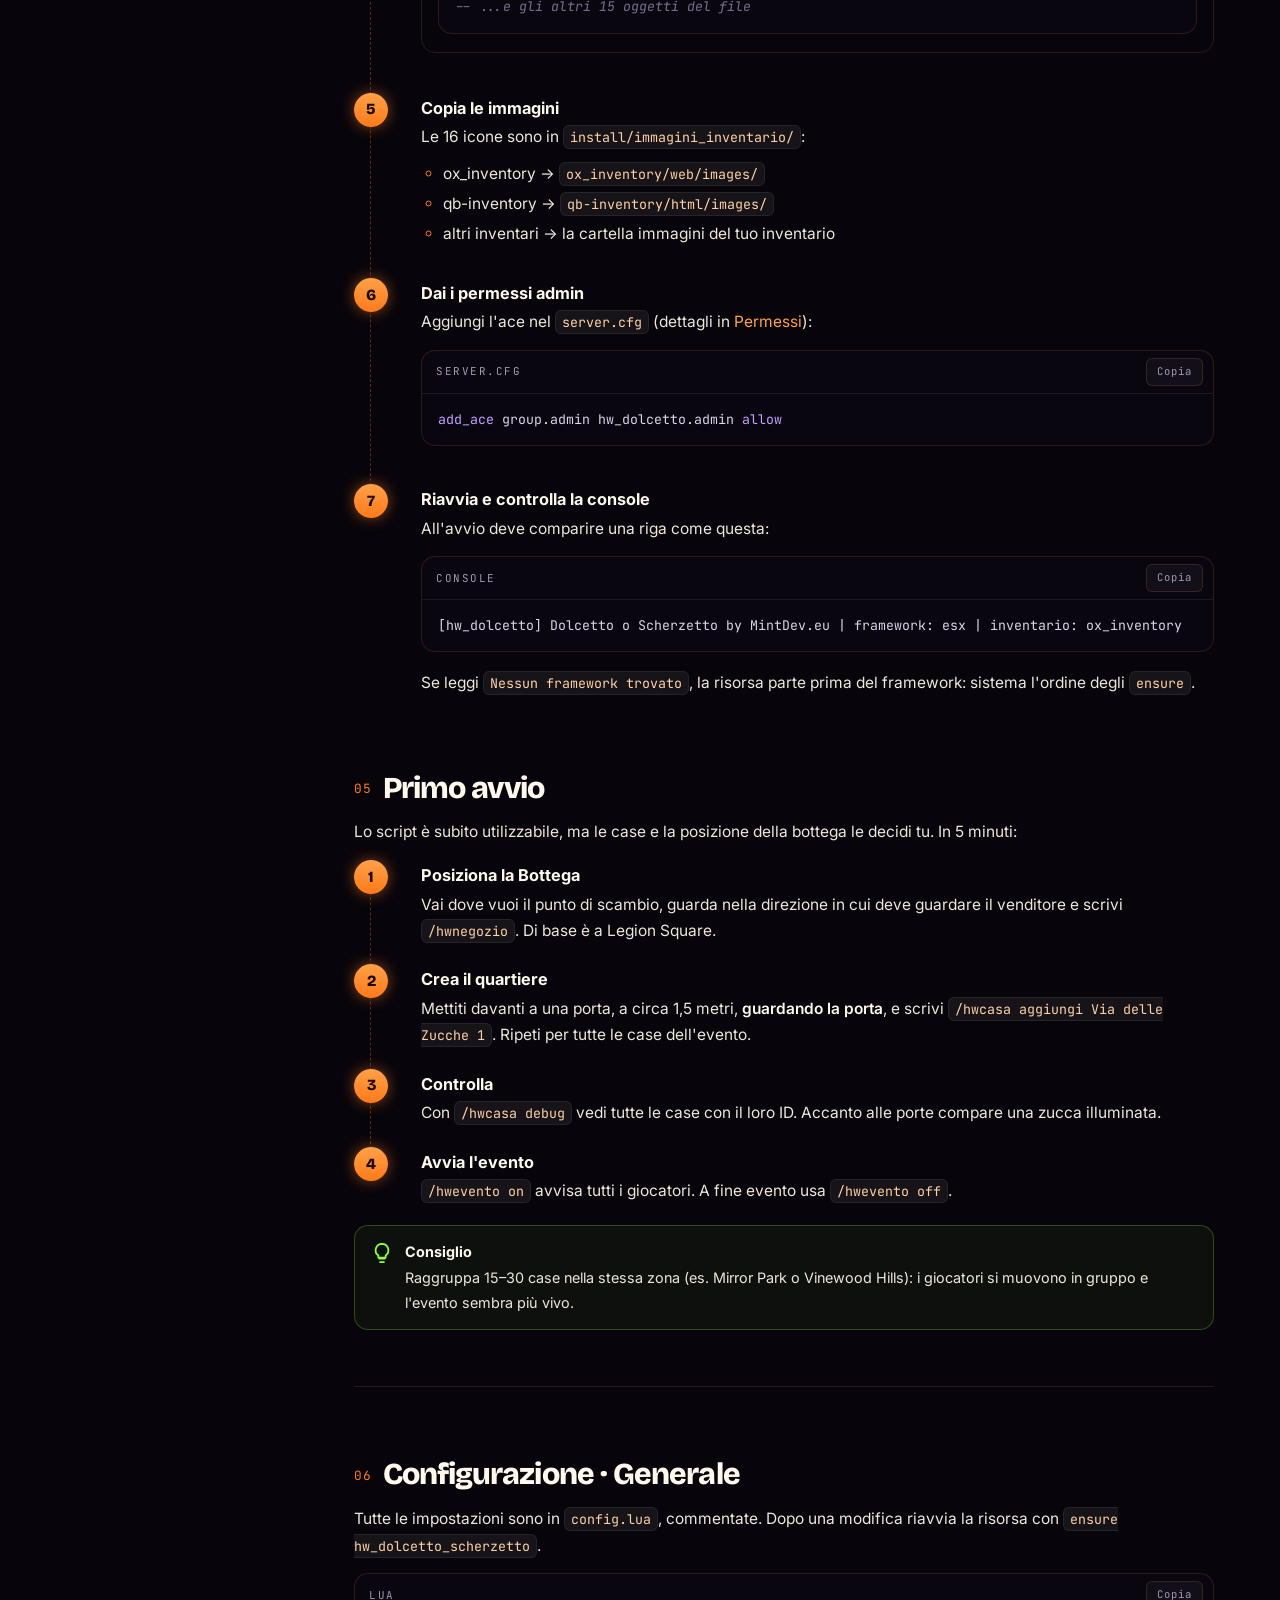
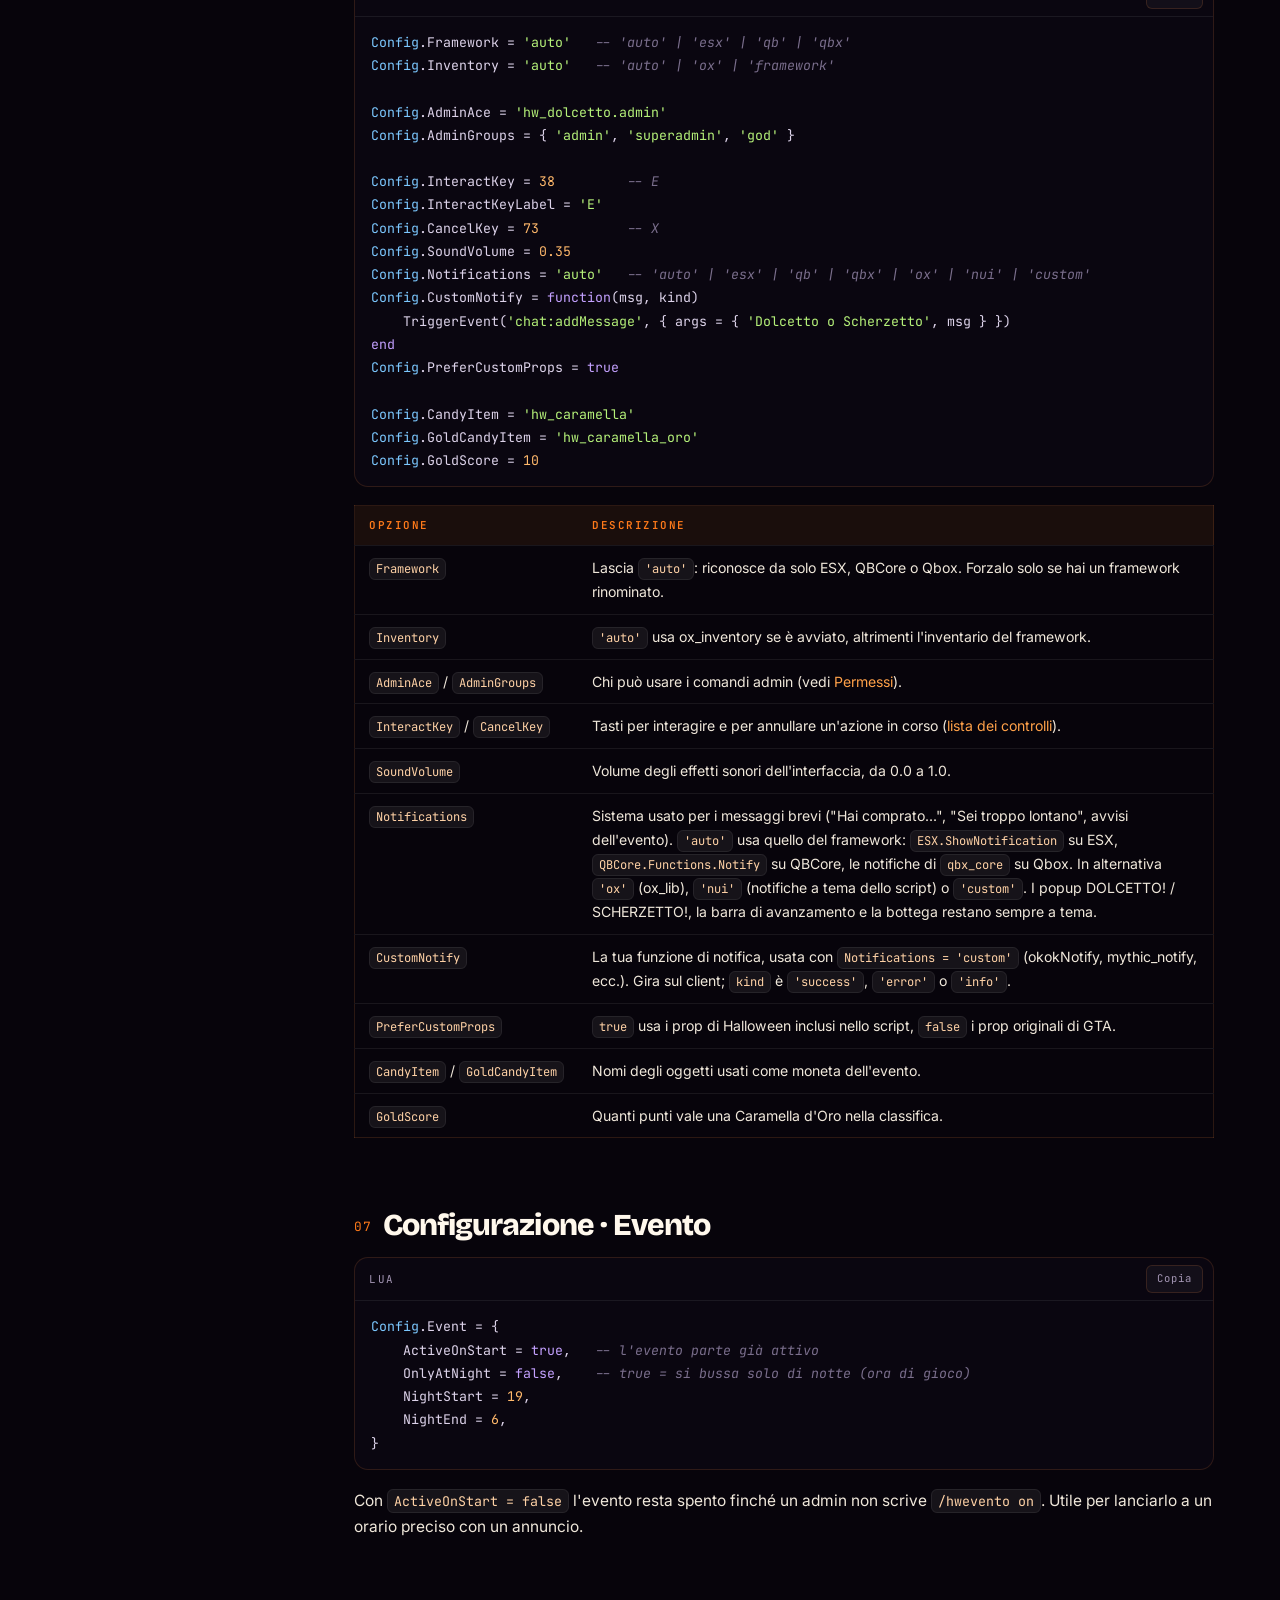
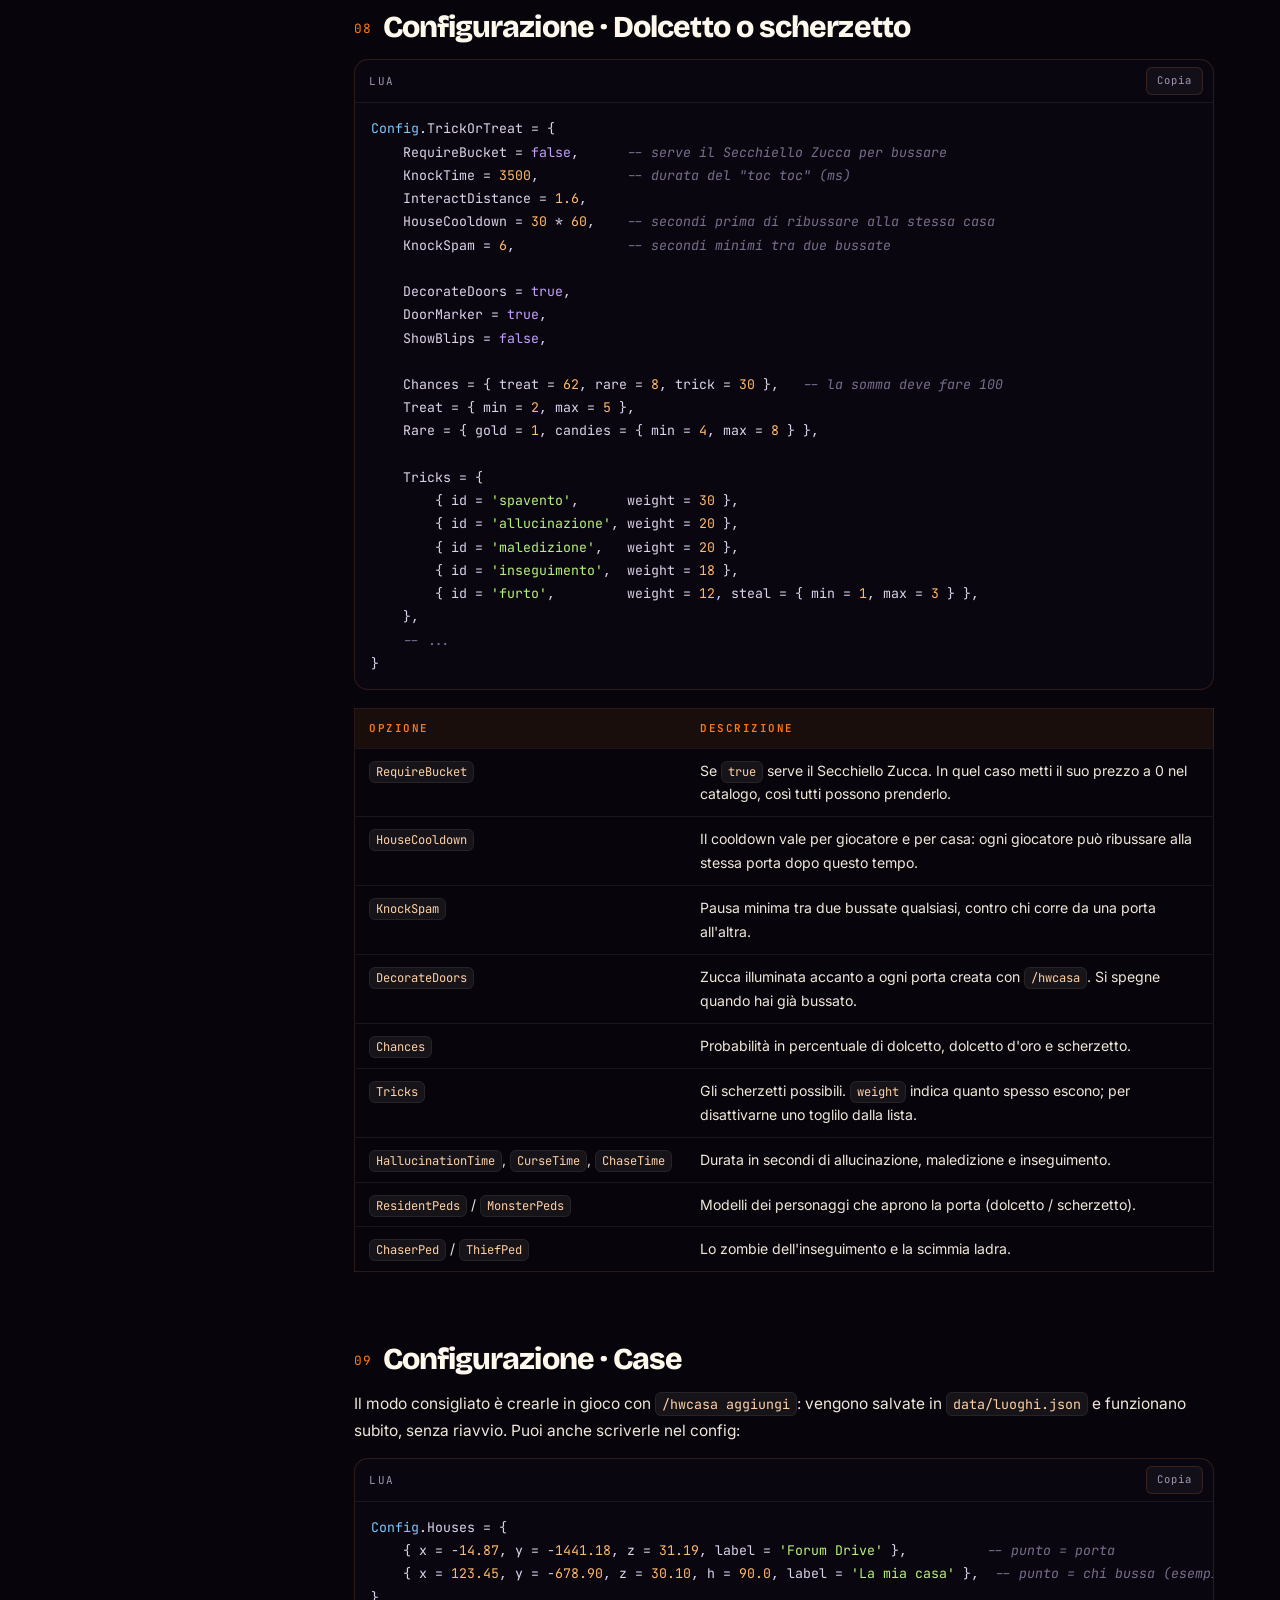
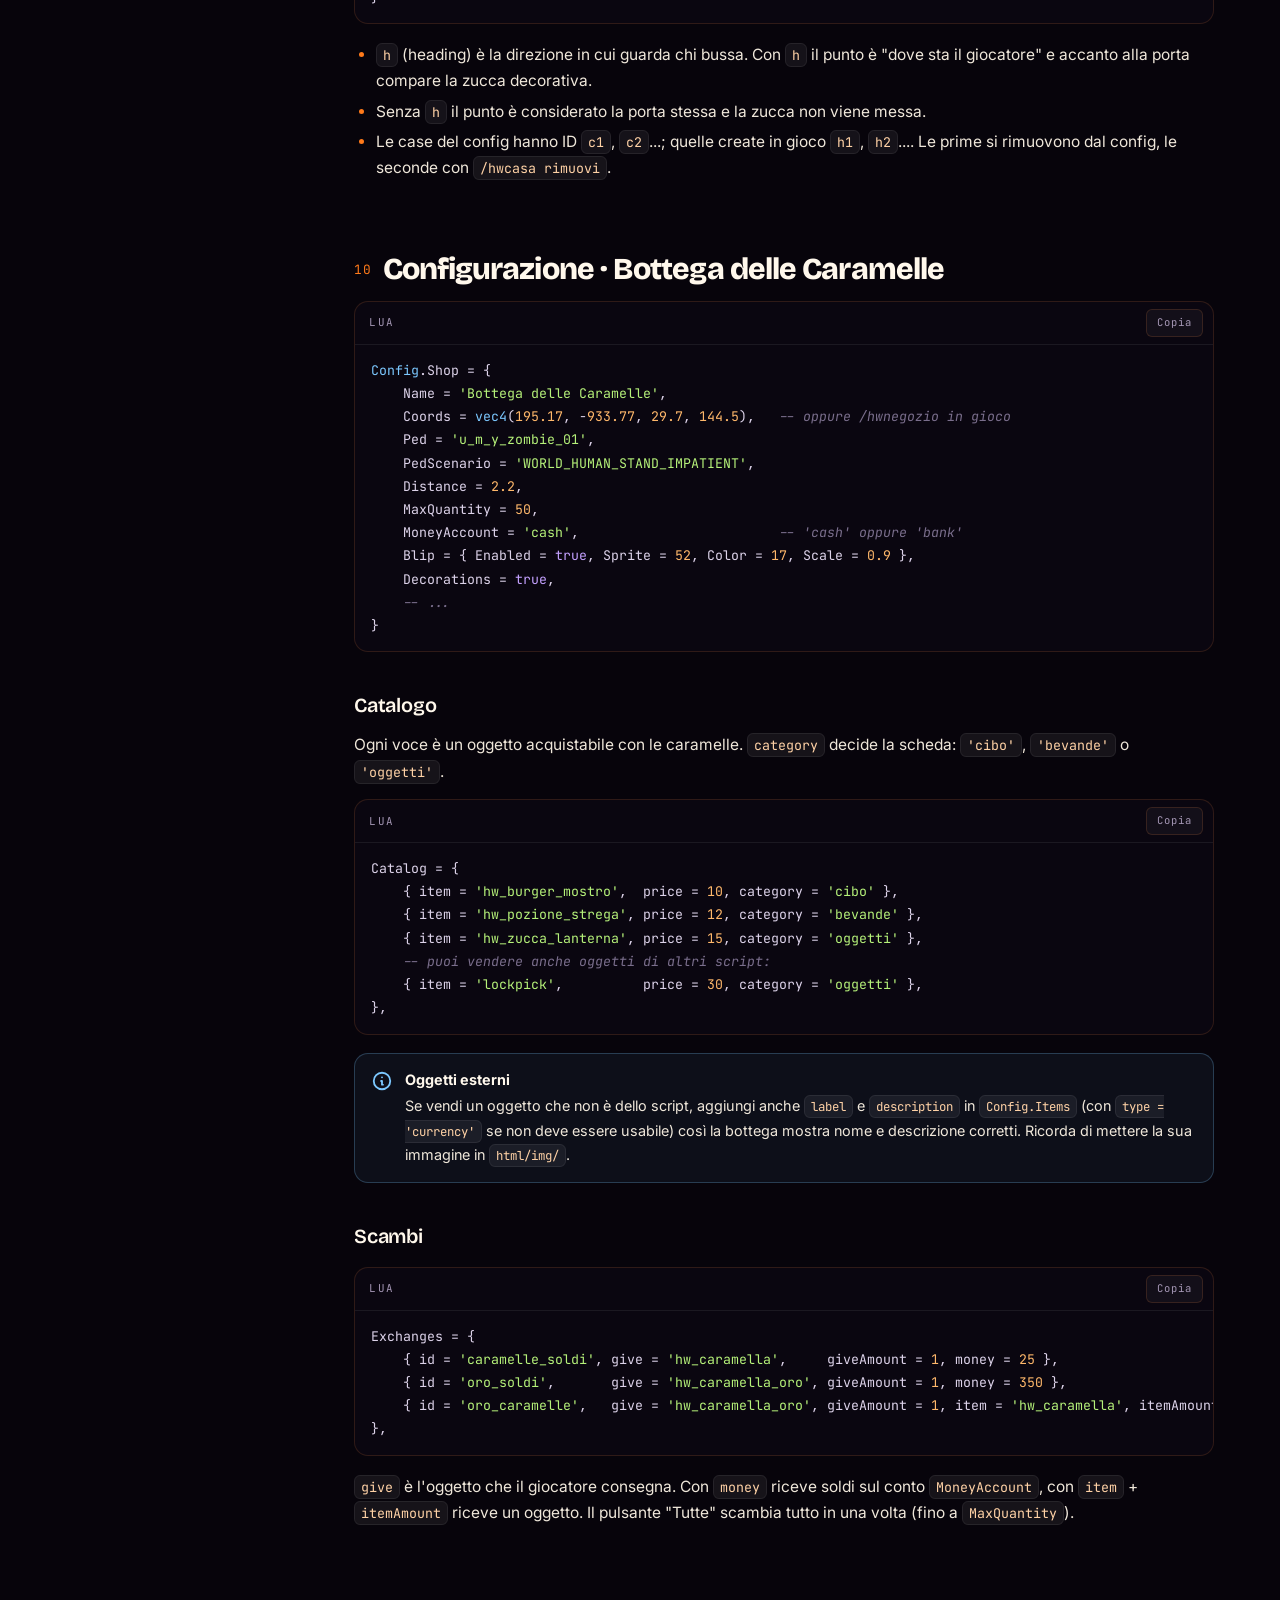
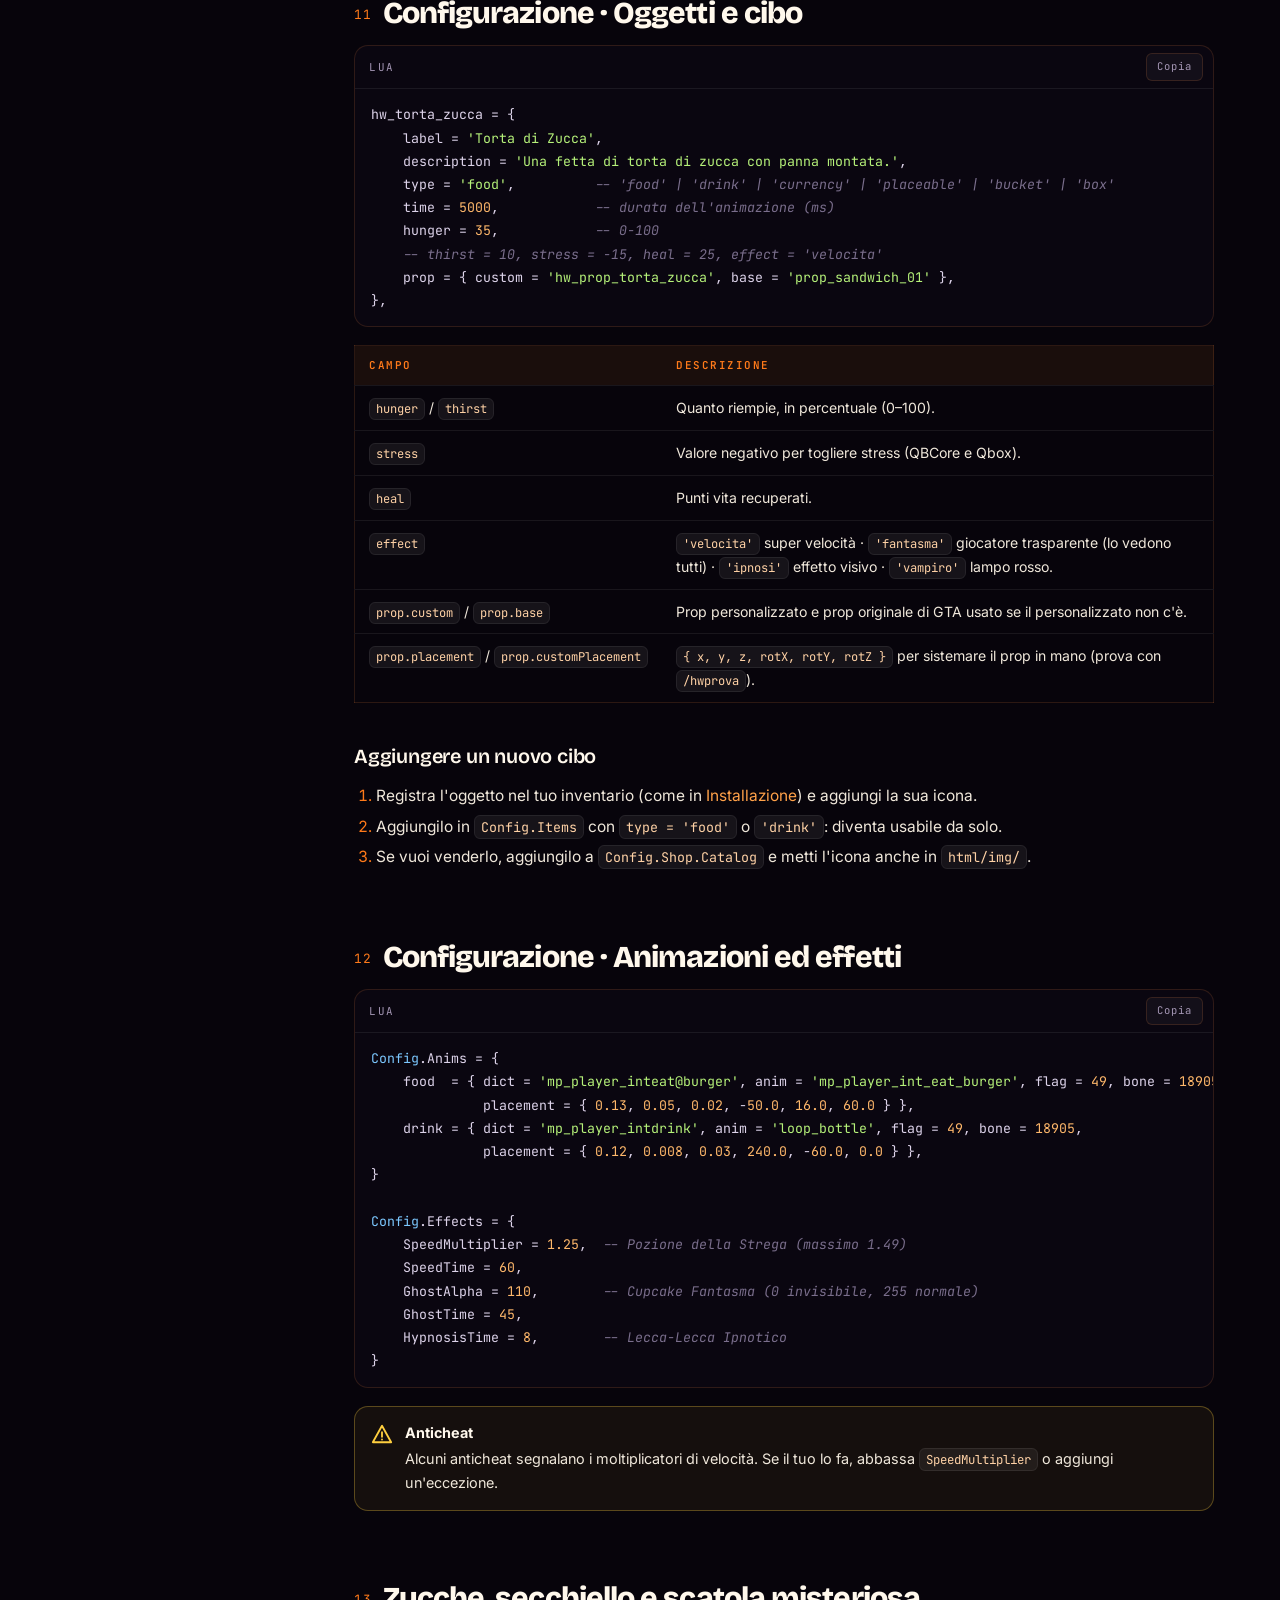
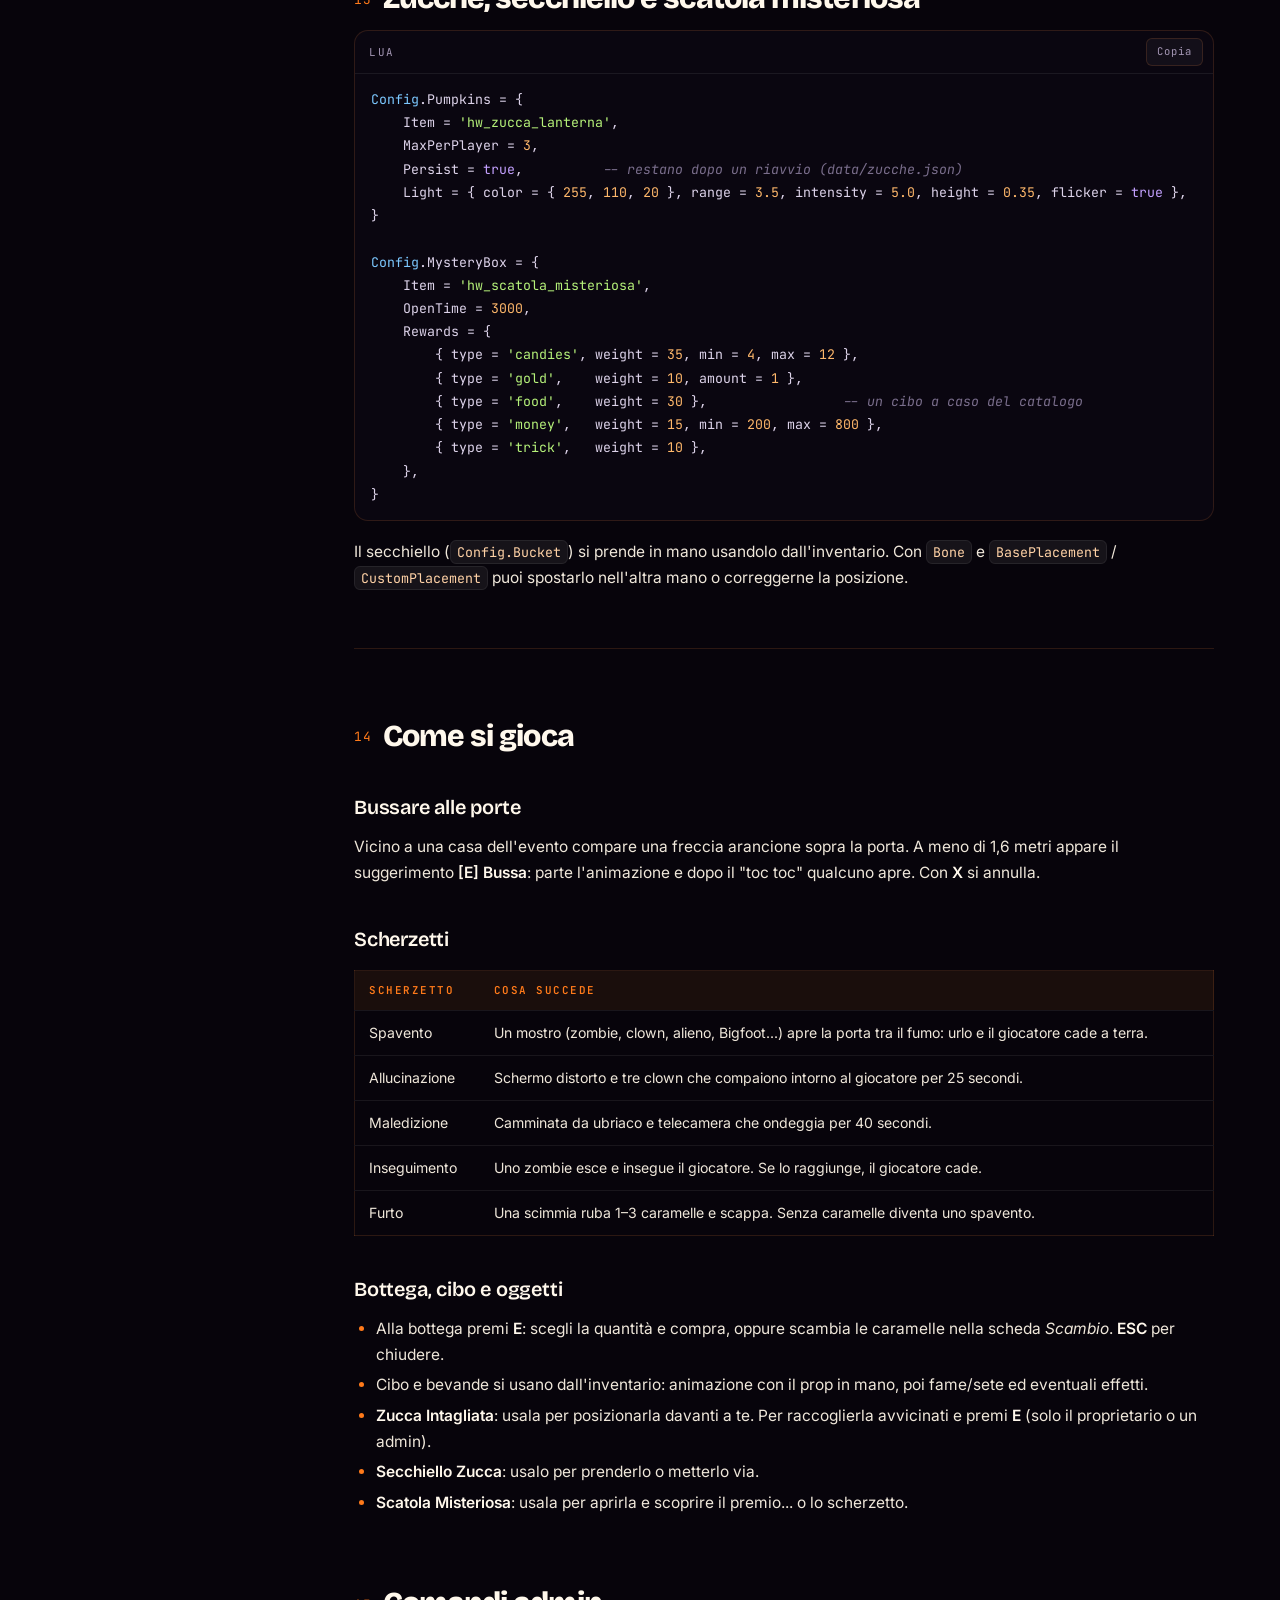
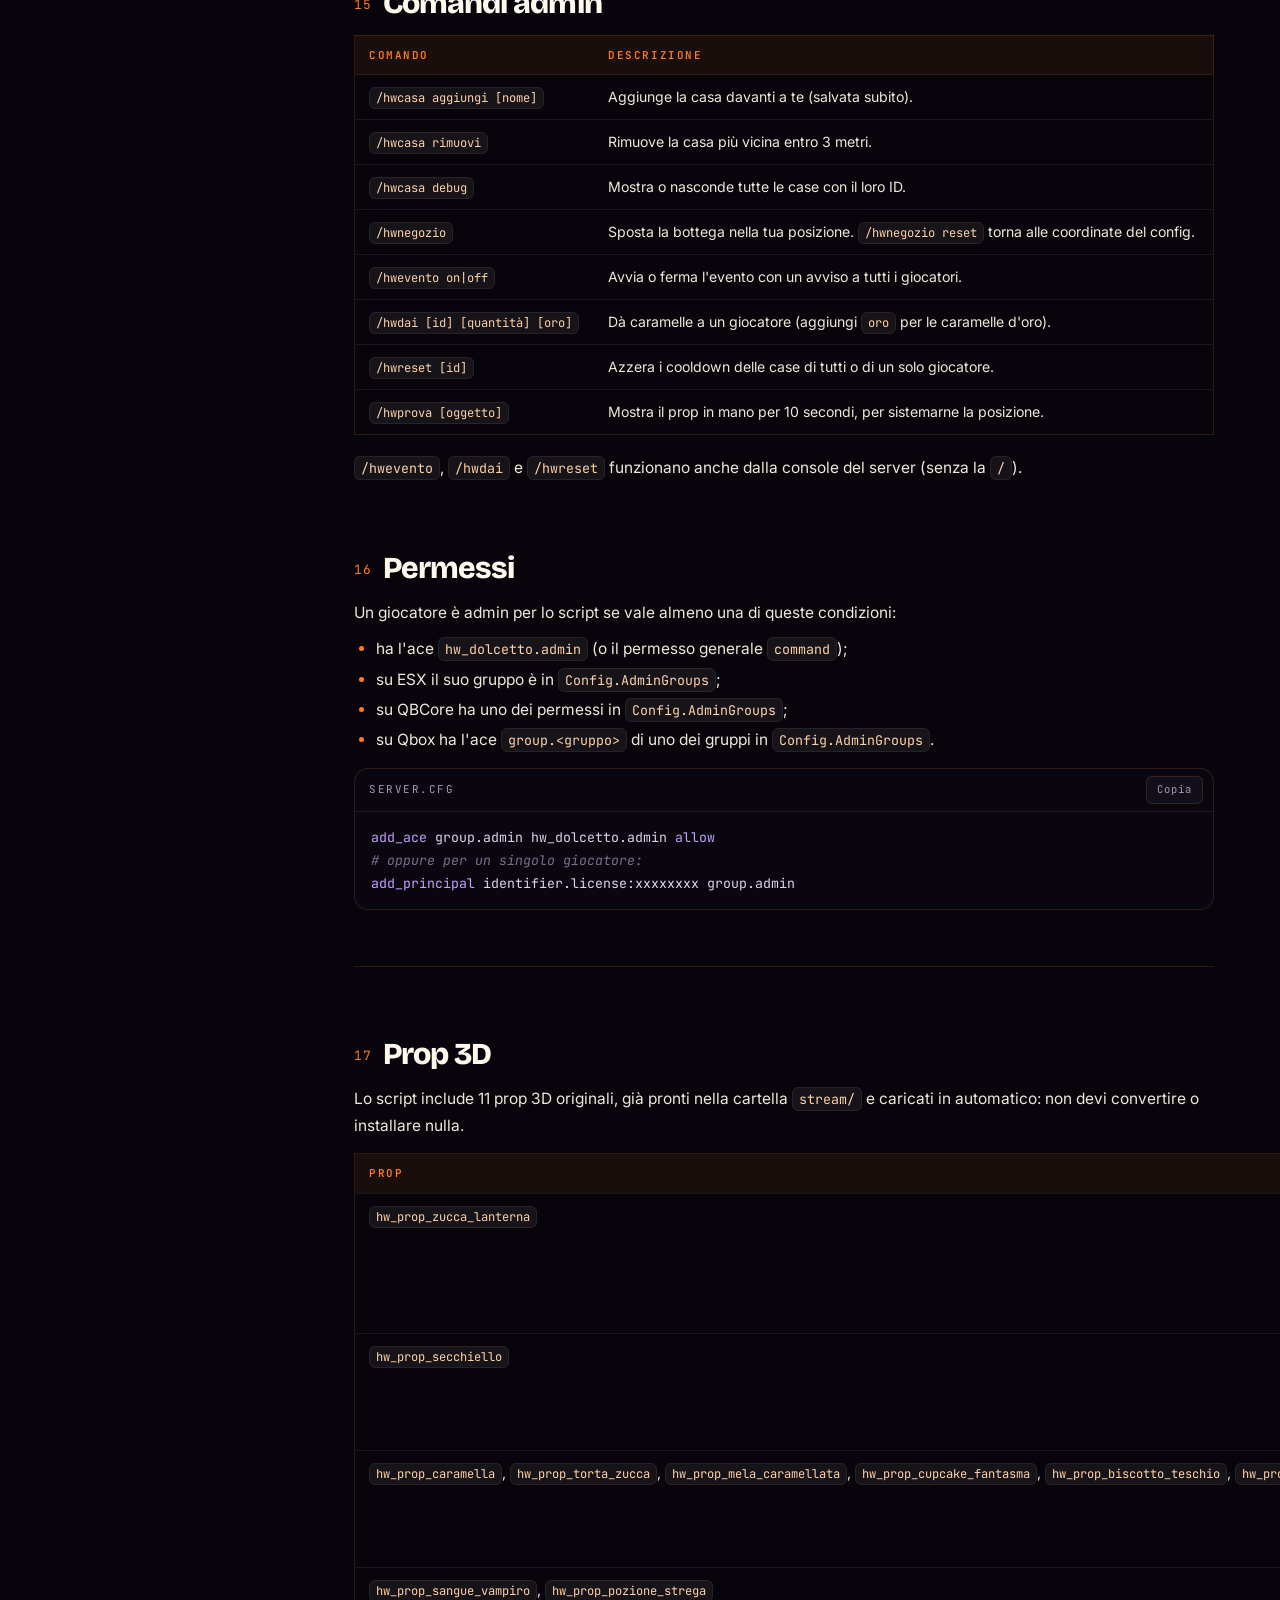
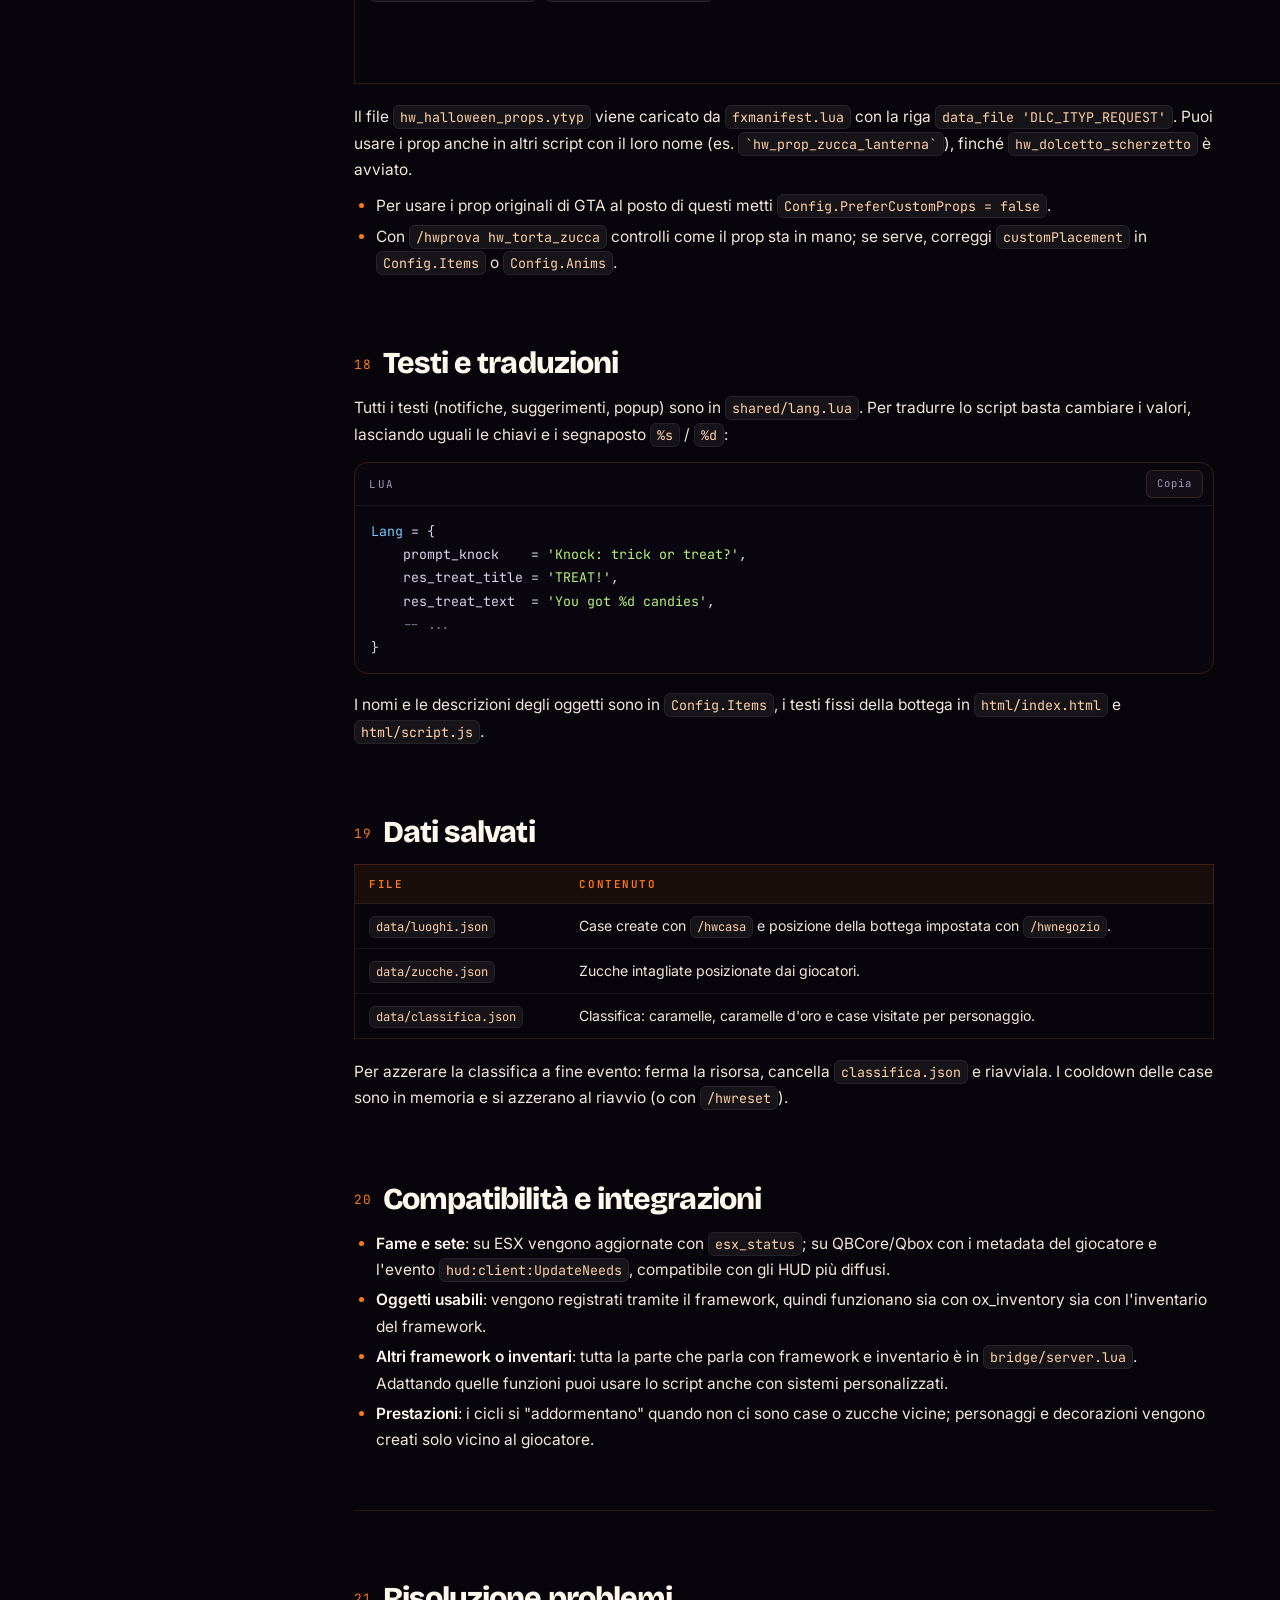
<file: halloween/docs/index.html>
<!doctype html>
<html lang="it">
<head>
<meta charset="utf-8">
<meta name="viewport" content="width=device-width, initial-scale=1">
<title>Documentazione · Dolcetto o Scherzetto — MintDev</title>
<meta name="description" content="Documentazione ufficiale di Dolcetto o Scherzetto by MintDev: installazione, configurazione, comandi, prop 3D e risoluzione problemi.">
<meta name="author" content="MintDev.eu">
<meta name="theme-color" content="#07040b">
<link rel="canonical" href="https://mintdev.eu/halloween/docs/">
<link rel="icon" href="../../assets/halloween/icons/hw_zucca_lanterna.webp">
<meta property="og:title" content="Documentazione · Dolcetto o Scherzetto — MintDev">
<meta property="og:description" content="Installazione, configurazione e uso dello script FiveM di Halloween Dolcetto o Scherzetto.">
<meta property="og:image" content="https://mintdev.eu/assets/halloween/og.jpg">
<link rel="preconnect" href="https://fonts.googleapis.com">
<link rel="preconnect" href="https://fonts.gstatic.com" crossorigin>
<link href="https://fonts.googleapis.com/css2?family=Bricolage+Grotesque:opsz,wght@12..96,600;12..96,800&family=Creepster&family=Inter:wght@400;500;600;700&family=JetBrains+Mono:wght@400;600&display=swap" rel="stylesheet">
<style>
:root{
  --pk:#ff7a1a;--pk-2:#ffa149;--pk-dim:rgba(255,122,26,.1);--pu:#8b5cf6;--slime:#8cff3f;--gold:#ffcf3f;--red:#ff5c7a;--mint:#5fe3b4;
  --bg:#07040b;--bg-2:#0b0612;--card:#110a1a;--line:rgba(255,140,60,.15);--line-2:rgba(255,255,255,.07);
  --text:#efe7da;--muted:#a597b5;--head:#fff8ec;
  --display:'Bricolage Grotesque',system-ui,sans-serif;--body:'Inter',system-ui,sans-serif;--mono:'JetBrains Mono',monospace;--spooky:'Creepster',cursive;
  --side:290px;--top:64px;
}
*{box-sizing:border-box;margin:0;padding:0}
html{scroll-behavior:smooth;scroll-padding-top:calc(var(--top) + 18px);background:var(--bg)}
body{font-family:var(--body);color:var(--text);background:var(--bg);-webkit-font-smoothing:antialiased;line-height:1.7;font-size:15.5px}
a{color:var(--pk-2);text-decoration:none}a:hover{text-decoration:underline}
img{display:block;max-width:100%}
::selection{background:var(--pk);color:#1a0a05}
:focus-visible{outline:2px solid var(--pk);outline-offset:3px;border-radius:4px}

/* barra in alto */
.top{position:fixed;inset:0 0 auto 0;height:var(--top);z-index:50;display:flex;align-items:center;gap:18px;padding:0 22px;
  background:rgba(9,5,14,.82);backdrop-filter:blur(16px) saturate(1.4);-webkit-backdrop-filter:blur(16px) saturate(1.4);border-bottom:1px solid var(--line)}
.top .brand{display:flex;align-items:center;gap:10px;color:var(--head);font-family:var(--display);font-weight:800;font-size:1.05rem;text-decoration:none}
.top .brand img{width:28px;height:28px}
.top .brand small{font-family:var(--mono);font-weight:400;font-size:.62rem;letter-spacing:.16em;text-transform:uppercase;color:var(--pk);padding:3px 8px;border:1px solid var(--line);border-radius:99px}
.top nav{margin-left:auto;display:flex;gap:6px;align-items:center}
.top nav a{color:var(--muted);font-size:.88rem;font-weight:500;padding:8px 12px;border-radius:99px;text-decoration:none;transition:color .2s,background .2s}
.top nav a:hover{color:var(--head);background:rgba(255,255,255,.05)}
.top nav a.cta{background:linear-gradient(180deg,var(--pk-2),var(--pk));color:#1a0a05;font-weight:700}
.top nav a.cta:hover{box-shadow:0 0 30px rgba(255,122,26,.5)}
.menu-btn{display:none;margin-left:auto;width:40px;height:40px;border-radius:10px;border:1px solid var(--line);background:none;color:var(--text);cursor:pointer}
@media(max-width:980px){.top nav a:not(.cta){display:none}.menu-btn{display:grid;place-items:center;margin-left:0}.top nav{margin-left:auto}}

/* barra laterale */
.side{position:fixed;top:var(--top);bottom:0;left:0;width:var(--side);overflow-y:auto;padding:22px 16px 40px;border-right:1px solid var(--line);background:var(--bg-2);z-index:40}
.side::-webkit-scrollbar{width:6px}.side::-webkit-scrollbar-thumb{background:rgba(255,122,26,.3);border-radius:6px}
.search{position:relative;margin-bottom:18px}
.search input{width:100%;padding:10px 12px 10px 36px;border-radius:10px;border:1px solid var(--line);background:rgba(255,255,255,.03);color:var(--text);font:inherit;font-size:.88rem;outline:none}
.search input:focus{border-color:rgba(255,140,60,.5)}
.search svg{position:absolute;left:11px;top:50%;width:16px;height:16px;transform:translateY(-50%);stroke:var(--muted)}
.side h4{font-family:var(--mono);font-size:.64rem;letter-spacing:.2em;text-transform:uppercase;color:var(--pk);margin:18px 10px 6px;font-weight:600}
.side a{display:block;padding:6px 10px;border-radius:8px;color:var(--muted);font-size:.88rem;line-height:1.45;text-decoration:none;border-left:2px solid transparent;transition:color .15s,background .15s}
.side a:hover{color:var(--head);background:rgba(255,255,255,.04)}
.side a.on{color:var(--head);background:var(--pk-dim);border-left-color:var(--pk)}
.side a.sub{padding-left:22px;font-size:.84rem}
.side a.hide,.side h4.hide{display:none}
.side .ver{margin:24px 10px 0;font-family:var(--mono);font-size:.7rem;color:var(--muted)}
@media(max-width:980px){.side{transform:translateX(-100%);transition:transform .3s;box-shadow:20px 0 60px rgba(0,0,0,.6)}body.nav-open .side{transform:none}}
.menu-btn path{transition:transform .3s,opacity .2s;transform-box:fill-box;transform-origin:center}
body.nav-open .menu-btn{border-color:var(--pk)}
body.nav-open .menu-btn .l1{transform:translateY(5px) rotate(45deg)}
body.nav-open .menu-btn .l2{opacity:0}
body.nav-open .menu-btn .l3{transform:translateY(-5px) rotate(-45deg)}
.side-site{display:none}
.side-site h4{margin-top:4px}
.side-site a{color:var(--text)}
.side-site .dot{display:inline-block;width:7px;height:7px;border-radius:50%;margin-right:9px;vertical-align:1px}
.side-site .dot.hw{background:#ff7a1a;box-shadow:0 0 8px #ff7a1a}
.side-site .dot.xm{background:#e3253c;box-shadow:0 0 8px #e3253c}
.side-site .dot.home{background:var(--mint);box-shadow:0 0 8px var(--mint)}
.scrim{position:fixed;inset:var(--top) 0 0 0;z-index:39;background:rgba(0,0,0,.55);opacity:0;visibility:hidden;transition:opacity .3s,visibility 0s linear .3s}
@media(max-width:980px){.side-site{display:block;padding-bottom:14px;margin-bottom:4px;border-bottom:1px solid var(--line)}body.nav-open .scrim{opacity:1;visibility:visible;transition:opacity .3s}body.nav-open{overflow:hidden}}

/* contenuto */
main{margin-left:var(--side);padding:calc(var(--top) + 40px) clamp(20px,5vw,72px) 80px}
@media(max-width:980px){main{margin-left:0}}
.doc{max-width:860px}
.hero{position:relative;padding:34px 34px 30px;border-radius:24px;border:1px solid var(--line);overflow:hidden;margin-bottom:46px;
  background:radial-gradient(ellipse 70% 90% at 100% 0%,rgba(255,122,26,.18),transparent 60%),radial-gradient(ellipse 50% 80% at 0% 100%,rgba(139,92,246,.18),transparent 60%),var(--card)}
.hero img{position:absolute;right:18px;bottom:-10px;width:170px;filter:drop-shadow(0 20px 30px rgba(0,0,0,.6));opacity:.95}
.hero .k{font-family:var(--mono);font-size:.7rem;letter-spacing:.2em;text-transform:uppercase;color:var(--pk)}
.hero h1{font-family:var(--spooky);font-weight:400;font-size:clamp(2.6rem,6vw,4rem);line-height:1.02;letter-spacing:.03em;margin:8px 0 6px;
  background:linear-gradient(180deg,#ffe2b0,var(--pk) 50%,#c2410c);-webkit-background-clip:text;background-clip:text;color:transparent;filter:drop-shadow(0 0 18px rgba(255,122,26,.4))}
.hero p{color:var(--muted);max-width:520px}
.badges{display:flex;flex-wrap:wrap;gap:8px;margin-top:18px;position:relative;z-index:1}
.badge{font-family:var(--mono);font-size:.72rem;padding:5px 11px;border-radius:99px;border:1px solid var(--line);background:rgba(255,122,26,.07);color:var(--text)}
.badge.v{background:var(--pk);color:#1a0a05;border-color:var(--pk);font-weight:600}
@media(max-width:640px){.hero img{display:none}}

h2{font-family:var(--display);font-weight:800;letter-spacing:-.03em;color:var(--head);font-size:1.9rem;line-height:1.15;margin:64px 0 14px;padding-top:6px}
h2 .n{font-family:var(--mono);font-size:.8rem;font-weight:400;color:var(--pk);margin-right:10px;vertical-align:middle;letter-spacing:.1em}
h3{font-family:var(--display);font-weight:600;color:var(--head);font-size:1.25rem;margin:36px 0 10px;letter-spacing:-.01em}
h3 code{font-size:.95em}
p{margin:10px 0}
ul,ol{margin:10px 0 10px 22px}
li{margin:4px 0}
li::marker{color:var(--pk)}
strong{color:var(--head);font-weight:600}
hr{border:none;border-top:1px solid var(--line);margin:56px 0}
code{font-family:var(--mono);font-size:.86em;padding:2px 6px;border-radius:6px;background:rgba(255,255,255,.06);border:1px solid var(--line-2);color:#ffd2a6}
pre{position:relative;margin:14px 0 18px;border-radius:14px;border:1px solid var(--line);background:#0a0610;overflow:hidden}
pre .bar{display:flex;align-items:center;justify-content:space-between;padding:7px 10px 7px 14px;border-bottom:1px solid var(--line-2);font-family:var(--mono);font-size:.68rem;letter-spacing:.14em;text-transform:uppercase;color:var(--muted)}
pre .copy{font:inherit;font-size:.66rem;letter-spacing:.1em;padding:4px 10px;border-radius:6px;border:1px solid var(--line);background:rgba(255,255,255,.04);color:var(--muted);cursor:pointer}
pre .copy:hover{color:var(--head);border-color:rgba(255,140,60,.5)}
pre .copy.ok{color:var(--slime);border-color:rgba(140,255,63,.4)}
pre code{display:block;padding:14px 16px;overflow-x:auto;background:none;border:none;border-radius:0;color:#ddd3ea;font-size:.83rem;line-height:1.75;white-space:pre}
.tk-c{color:#7a6e8c;font-style:italic}.tk-s{color:#b6f27a}.tk-n{color:#ffb86b}.tk-k{color:#c4a1ff}.tk-f{color:#7cc8ff}

table{width:100%;border-collapse:collapse;margin:14px 0 20px;font-size:.88rem;border:1px solid var(--line)}
@media(max-width:700px){table{display:block;overflow-x:auto}}
thead{background:rgba(255,122,26,.08)}
th{text-align:left;font-family:var(--mono);font-size:.68rem;letter-spacing:.14em;text-transform:uppercase;color:var(--pk);font-weight:600;padding:10px 14px;white-space:nowrap}
td{padding:10px 14px;border-top:1px solid var(--line-2);vertical-align:top}
td:first-child{white-space:nowrap}
td code{white-space:nowrap}
tbody tr:hover{background:rgba(255,255,255,.02)}

.note{display:flex;gap:12px;padding:14px 16px;border-radius:14px;margin:16px 0;border:1px solid rgba(124,200,255,.25);background:rgba(124,200,255,.06)}
.note.tip{border-color:rgba(140,255,63,.25);background:rgba(140,255,63,.05)}
.note.warn{border-color:rgba(255,207,63,.3);background:rgba(255,207,63,.06)}
.note b{display:block;color:var(--head);font-size:.9rem}
.note p{margin:2px 0 0;font-size:.9rem;color:var(--text)}
.note .ic{flex:none;width:22px;height:22px;margin-top:2px}
.note .ic svg{width:100%;height:100%;stroke:#7cc8ff;fill:none;stroke-width:2;stroke-linecap:round;stroke-linejoin:round}
.note.tip .ic svg{stroke:var(--slime)}.note.warn .ic svg{stroke:var(--gold)}

.steps{counter-reset:s;list-style:none;margin:16px 0;padding:0}
.steps>li{counter-increment:s;position:relative;padding:0 0 22px 50px;margin:0;border-left:1px dashed rgba(255,140,60,.3);margin-left:16px}
.steps>li:last-child{border-left-color:transparent;padding-bottom:4px}
.steps>li::before{content:counter(s);position:absolute;left:-17px;top:-2px;width:34px;height:34px;border-radius:50%;display:grid;place-items:center;
  font-family:var(--display);font-weight:800;color:#1a0a05;background:linear-gradient(180deg,var(--pk-2),var(--pk));box-shadow:0 0 18px -4px var(--pk)}
.steps>li>b{display:block;color:var(--head);font-size:1.02rem;margin-bottom:2px}

.tabs{margin:14px 0 20px;border:1px solid var(--line);border-radius:14px;overflow:hidden}
.tabs .tl{display:flex;flex-wrap:wrap;border-bottom:1px solid var(--line);background:rgba(255,255,255,.02)}
.tabs .tl button{flex:1;min-width:150px;padding:11px 14px;border:none;background:none;color:var(--muted);font:inherit;font-size:.86rem;font-weight:600;cursor:pointer;border-bottom:2px solid transparent}
.tabs .tl button.on{color:var(--head);border-bottom-color:var(--pk);background:var(--pk-dim)}
.tabs .tp{display:none;padding:4px 16px 8px}.tabs .tp.on{display:block}
.tabs pre{margin:10px 0}

.grid2{display:grid;grid-template-columns:1fr 1fr;gap:12px;margin:16px 0}
.mini{padding:16px;border-radius:14px;border:1px solid var(--line);background:var(--card)}
.mini b{display:flex;align-items:center;gap:10px;color:var(--head);margin-bottom:4px}
.mini b img{width:30px;height:30px}
.mini p{margin:0;font-size:.88rem;color:var(--muted)}
@media(max-width:700px){.grid2{grid-template-columns:1fr}}

details{border:1px solid var(--line);border-radius:12px;margin:10px 0;background:rgba(255,255,255,.015)}
details summary{cursor:pointer;padding:13px 16px;font-weight:600;color:var(--head);list-style:none;display:flex;justify-content:space-between;gap:12px}
details summary::-webkit-details-marker{display:none}
details summary::after{content:"+";font-family:var(--mono);color:var(--pk);font-size:1.1rem;line-height:1}
details[open] summary::after{content:"−"}
details>div{padding:0 16px 12px}

.foot{margin-top:70px;padding-top:24px;border-top:1px solid var(--line);color:var(--muted);font-size:.85rem;display:flex;justify-content:space-between;flex-wrap:wrap;gap:12px}
.totop{position:fixed;right:20px;bottom:20px;width:44px;height:44px;border-radius:50%;border:1px solid var(--line);background:rgba(17,10,26,.9);color:var(--pk);display:grid;place-items:center;opacity:0;pointer-events:none;transition:opacity .3s;z-index:30;text-decoration:none}
.totop.show{opacity:1;pointer-events:auto}
.totop svg{width:18px;height:18px}
</style>
</head>
<body>

<header class="top">
  <button class="menu-btn" id="menuBtn" type="button" aria-label="Apri il menu" aria-expanded="false" aria-controls="side"><svg width="20" height="20" viewBox="0 0 24 24" fill="none" stroke="currentColor" stroke-width="2" stroke-linecap="round"><path class="l1" d="M4 7h16"/><path class="l2" d="M4 12h16"/><path class="l3" d="M4 17h16"/></svg></button>
  <a class="brand" href="../../"><img src="../../assets/logo.webp" alt="">MintDev <small>Docs</small></a>
  <nav>
    <a href="../">Pagina dello script</a>
    <a data-link="discord" href="#" target="_blank" rel="noopener">Supporto</a>
    <a class="cta" data-link="tebex" href="#" target="_blank" rel="noopener">Store</a>
  </nav>
</header>

<aside class="side" id="side">
  <div class="search">
    <svg viewBox="0 0 24 24" fill="none" stroke-width="2" stroke-linecap="round"><circle cx="11" cy="11" r="7"/><path d="m20 20-3.5-3.5"/></svg>
    <input id="q" type="search" placeholder="Cerca nella documentazione" aria-label="Cerca nella documentazione">
  </div>
  <div class="side-site">
    <h4>MintDev</h4>
    <a href="../">Pagina dello script</a>
    <a href="../../natale/"><span class="dot xm"></span>Natale</a>
    <a href="../../natale/docs/"><span class="dot xm"></span>Documentazione Natale</a>
    <a href="../../"><span class="dot home"></span>Torna al sito</a>
    <a data-link="discord" href="#" target="_blank" rel="noopener">Supporto su Discord</a>
  </div>
  <h4>Inizia</h4>
  <a href="#introduzione">Introduzione</a>
  <a href="#requisiti">Requisiti</a>
  <a href="#pacchetto">Contenuto del pacchetto</a>
  <a href="#installazione">Installazione</a>
  <a href="#primo-avvio">Primo avvio</a>
  <h4>Configurazione</h4>
  <a href="#config-generale">Generale</a>
  <a href="#config-evento">Evento</a>
  <a href="#config-dolcetto">Dolcetto o scherzetto</a>
  <a href="#config-case">Case</a>
  <a href="#config-bottega">Bottega delle Caramelle</a>
  <a href="#config-oggetti">Oggetti e cibo</a>
  <a href="#config-effetti">Animazioni ed effetti</a>
  <a href="#config-extra">Zucche, secchiello, scatola</a>
  <h4>Uso</h4>
  <a href="#uso">Come si gioca</a>
  <a href="#comandi">Comandi admin</a>
  <a href="#permessi">Permessi</a>
  <h4>Avanzate</h4>
  <a href="#prop">Prop 3D</a>
  <a href="#traduzioni">Testi e traduzioni</a>
  <a href="#dati">Dati salvati</a>
  <a href="#compatibilita">Compatibilità e integrazioni</a>
  <h4>Aiuto</h4>
  <a href="#problemi">Risoluzione problemi</a>
  <a href="#supporto">Supporto</a>
  <a href="#changelog">Changelog</a>
  <a href="#licenza">Licenza</a>
  <div class="ver">Dolcetto o Scherzetto · v1.0.0</div>
</aside>
<div class="scrim" id="scrim"></div>

<main>
<article class="doc">

<div class="hero" id="introduzione">
  <img src="../../assets/halloween/props/zucca_lanterna.webp" alt="">
  <div class="k">Documentazione ufficiale · MintDev</div>
  <h1>Dolcetto o Scherzetto</h1>
  <p>Grazie per aver scelto uno script MintDev! Qui trovi tutto per installare, configurare e gestire l'evento di Halloween sul tuo server FiveM.</p>
  <div class="badges"><span class="badge v">v1.0.0</span><span class="badge">ESX Legacy</span><span class="badge">QBCore</span><span class="badge">Qbox</span><span class="badge">ox_inventory</span><span class="badge">qb-inventory</span></div>
</div>

<h2><span class="n">01</span>Introduzione</h2>
<p><strong>Dolcetto o Scherzetto</strong> trasforma il tuo server in un quartiere di Halloween. I giocatori bussano alle porte, raccolgono caramelle e le scambiano alla <strong>Bottega delle Caramelle</strong> con soldi, cibo a tema, pozioni e oggetti.</p>
<div class="grid2">
  <div class="mini"><b><img src="../../assets/halloween/icons/hw_caramella.webp" alt="">Dolcetto</b><p>Un residente apre la porta e regala 2–5 caramelle. A volte esce la rarissima Caramella d'Oro.</p></div>
  <div class="mini"><b><img src="../../assets/halloween/icons/fantasma.webp" alt="">Scherzetto</b><p>5 scherzetti: spavento, allucinazione, maledizione, inseguimento di uno zombie e furto di caramelle.</p></div>
  <div class="mini"><b><img src="../../assets/halloween/icons/soldi.webp" alt="">Bottega delle Caramelle</b><p>Interfaccia a tema con cibo, pozioni, oggetti, scambio caramelle → soldi e classifica dei giocatori.</p></div>
  <div class="mini"><b><img src="../../assets/halloween/icons/hw_pozione_strega.webp" alt="">Cibo con effetti</b><p>11 cibi e bevande con fame, sete ed effetti speciali, più zucche posizionabili e scatola misteriosa.</p></div>
</div>

<h2 id="requisiti"><span class="n">02</span>Requisiti</h2>
<table>
  <thead><tr><th>Componente</th><th>Supporto</th></tr></thead>
  <tbody>
    <tr><td>Framework</td><td><strong>ESX Legacy</strong>, <strong>QBCore</strong> o <strong>Qbox</strong> (rilevato in automatico)</td></tr>
    <tr><td>Inventario</td><td><code>ox_inventory</code> oppure l'inventario del framework (inventario ESX, <code>qb-inventory</code>, <code>ps-inventory</code>, <code>lj-inventory</code>)</td></tr>
    <tr><td>Fame e sete</td><td><code>esx_status</code> su ESX, metadata <code>hunger</code> / <code>thirst</code> / <code>stress</code> su QBCore e Qbox</td></tr>
    <tr><td>OneSync</td><td>Obbligatorio (attivo di default con txAdmin): il server verifica la posizione dei giocatori (anti-exploit)</td></tr>
    <tr><td>Licenza Cfx</td><td>Lo script è protetto con <strong>Cfx Asset Escrow</strong>: funziona sui server con la <code>sv_licenseKey</code> dell'account Cfx che l'ha acquistato</td></tr>
    <tr><td>Dipendenze extra</td><td>Nessuna: non servono ox_lib, ox_target o altre risorse. I prop 3D sono già inclusi</td></tr>
  </tbody>
</table>

<h2 id="pacchetto"><span class="n">03</span>Contenuto del pacchetto</h2>
<pre data-lang="struttura"><code>hw_dolcetto_scherzetto/
├── config.lua              impostazioni (commentate)
├── fxmanifest.lua
├── shared/lang.lua         tutti i testi del gioco
├── bridge/server.lua       collegamento a framework, soldi e inventario
├── client/  server/        logica dello script
├── html/                   interfaccia della bottega e popup
├── stream/                 11 prop 3D (.ydr) + hw_halloween_props.ytyp
├── install/
│   ├── ox_inventory_items.lua
│   ├── qb-core_items.lua
│   ├── esx_items.sql
│   └── immagini_inventario/   16 icone PNG
├── data/                   dati salvati dallo script
├── DOCUMENTAZIONE.html     questa documentazione, offline
└── LICENZA.txt</code></pre>
<p>Tutto è in un'unica risorsa: script, interfaccia, prop e file di installazione. Con Cfx Asset Escrow una parte dei file è protetta, mentre quelli che servono per personalizzare lo script restano aperti:</p>
<table>
  <thead><tr><th>File aperti</th><th>Cosa contengono</th></tr></thead>
  <tbody>
    <tr><td><code>config.lua</code></td><td>Tutte le impostazioni: case, scherzetti, bottega, oggetti, effetti, zucche, notifiche</td></tr>
    <tr><td><code>shared/lang.lua</code></td><td>Tutti i testi del gioco</td></tr>
    <tr><td><code>bridge/server.lua</code></td><td>Collegamento a framework, soldi e inventario (per adattarlo a sistemi diversi)</td></tr>
    <tr><td><code>install/</code></td><td>Oggetti da registrare nell'inventario e relative immagini</td></tr>
    <tr><td><code>html/</code></td><td>Interfaccia (HTML, CSS e JavaScript)</td></tr>
  </tbody>
</table>

<h2 id="installazione"><span class="n">04</span>Installazione</h2>
<ol class="steps">
  <li><b>Scarica la risorsa</b>Dopo l'acquisto la trovi su <a href="https://portal.cfx.re/" target="_blank" rel="noopener">portal.cfx.re</a> → <strong>Assets</strong> → <strong>Granted Assets</strong>. Usa lo stesso account Cfx della <code>sv_licenseKey</code> del tuo server.</li>
  <li><b>Copia la risorsa</b>Estrai lo zip e metti la cartella <code>hw_dolcetto_scherzetto</code> dentro <code>resources/</code>. Non rinominare le sottocartelle.</li>
  <li><b>Avviala dopo framework e inventario</b>Nel <code>server.cfg</code> l'ordine è importante: lo script riconosce il framework all'avvio.
<pre data-lang="server.cfg"><code>ensure es_extended        # oppure qb-core / qbx_core
ensure ox_inventory       # solo se lo usi
ensure hw_dolcetto_scherzetto</code></pre></li>
  <li><b>Registra gli oggetti</b>Scegli il file giusto per il tuo inventario:
    <div class="tabs" data-tabs>
      <div class="tl"><button class="on" type="button">ox_inventory</button><button type="button">QBCore (qb-inventory)</button><button type="button">ESX (inventario base)</button></div>
      <div class="tp on"><p>Vale per <strong>ESX + ox_inventory</strong>, <strong>QBCore + ox_inventory</strong> e <strong>Qbox</strong>. Copia il contenuto di <code>install/ox_inventory_items.lua</code> dentro <code>ox_inventory/data/items.lua</code>, all'interno della tabella <code>return { ... }</code>:</p>
<pre data-lang="lua"><code>['hw_caramella'] = {
    label = 'Caramella di Halloween',
    weight = 5,
    stack = true,
    close = true,
    description = 'La moneta di Halloween. Scambiala alla Bottega delle Caramelle!',
},
-- ...e gli altri 15 oggetti del file</code></pre></div>
      <div class="tp"><p>Copia le righe di <code>install/qb-core_items.lua</code> dentro <code>qb-core/shared/items.lua</code>, nella tabella <code>QBShared.Items</code>:</p>
<pre data-lang="lua"><code>hw_caramella = { name = 'hw_caramella', label = 'Caramella di Halloween', weight = 5, type = 'item', image = 'hw_caramella.png', unique = false, useable = true, shouldClose = true, description = 'La moneta di Halloween.' },
-- ...e gli altri 15 oggetti del file</code></pre></div>
      <div class="tp"><p>Esegui <code>install/esx_items.sql</code> nel database del server (HeidiSQL, phpMyAdmin...). Le caramelle hanno peso 0, così non riempiono l'inventario.</p>
<pre data-lang="sql"><code>INSERT INTO `items` (`name`, `label`, `weight`, `rare`, `can_remove`) VALUES
    ('hw_caramella', 'Caramella di Halloween', 0, 0, 1),
    -- ...
ON DUPLICATE KEY UPDATE `label` = VALUES(`label`), `weight` = VALUES(`weight`);</code></pre></div>
    </div></li>
  <li><b>Copia le immagini</b>Le 16 icone sono in <code>install/immagini_inventario/</code>:
    <ul><li>ox_inventory → <code>ox_inventory/web/images/</code></li><li>qb-inventory → <code>qb-inventory/html/images/</code></li><li>altri inventari → la cartella immagini del tuo inventario</li></ul></li>
  <li><b>Dai i permessi admin</b>Aggiungi l'ace nel <code>server.cfg</code> (dettagli in <a href="#permessi">Permessi</a>):
<pre data-lang="server.cfg"><code>add_ace group.admin hw_dolcetto.admin allow</code></pre></li>
  <li><b>Riavvia e controlla la console</b>All'avvio deve comparire una riga come questa:
<pre data-lang="console"><code>[hw_dolcetto] Dolcetto o Scherzetto by MintDev.eu | framework: esx | inventario: ox_inventory</code></pre>
    Se leggi <code>Nessun framework trovato</code>, la risorsa parte prima del framework: sistema l'ordine degli <code>ensure</code>.</li>
</ol>

<h2 id="primo-avvio"><span class="n">05</span>Primo avvio</h2>
<p>Lo script è subito utilizzabile, ma le case e la posizione della bottega le decidi tu. In 5 minuti:</p>
<ol class="steps">
  <li><b>Posiziona la Bottega</b>Vai dove vuoi il punto di scambio, guarda nella direzione in cui deve guardare il venditore e scrivi <code>/hwnegozio</code>. Di base è a Legion Square.</li>
  <li><b>Crea il quartiere</b>Mettiti davanti a una porta, a circa 1,5 metri, <strong>guardando la porta</strong>, e scrivi <code>/hwcasa aggiungi Via delle Zucche 1</code>. Ripeti per tutte le case dell'evento.</li>
  <li><b>Controlla</b>Con <code>/hwcasa debug</code> vedi tutte le case con il loro ID. Accanto alle porte compare una zucca illuminata.</li>
  <li><b>Avvia l'evento</b><code>/hwevento on</code> avvisa tutti i giocatori. A fine evento usa <code>/hwevento off</code>.</li>
</ol>
<div class="note tip"><span class="ic"><svg viewBox="0 0 24 24"><path d="M9 18h6M10 22h4M12 2a7 7 0 0 0-4 12.7V17h8v-2.3A7 7 0 0 0 12 2z"/></svg></span><div><b>Consiglio</b><p>Raggruppa 15–30 case nella stessa zona (es. Mirror Park o Vinewood Hills): i giocatori si muovono in gruppo e l'evento sembra più vivo.</p></div></div>

<hr>

<h2 id="config-generale"><span class="n">06</span>Configurazione · Generale</h2>
<p>Tutte le impostazioni sono in <code>config.lua</code>, commentate. Dopo una modifica riavvia la risorsa con <code>ensure hw_dolcetto_scherzetto</code>.</p>
<pre data-lang="lua"><code>Config.Framework = 'auto'   -- 'auto' | 'esx' | 'qb' | 'qbx'
Config.Inventory = 'auto'   -- 'auto' | 'ox' | 'framework'

Config.AdminAce = 'hw_dolcetto.admin'
Config.AdminGroups = { 'admin', 'superadmin', 'god' }

Config.InteractKey = 38         -- E
Config.InteractKeyLabel = 'E'
Config.CancelKey = 73           -- X
Config.SoundVolume = 0.35
Config.Notifications = 'auto'   -- 'auto' | 'esx' | 'qb' | 'qbx' | 'ox' | 'nui' | 'custom'
Config.CustomNotify = function(msg, kind)
    TriggerEvent('chat:addMessage', { args = { 'Dolcetto o Scherzetto', msg } })
end
Config.PreferCustomProps = true

Config.CandyItem = 'hw_caramella'
Config.GoldCandyItem = 'hw_caramella_oro'
Config.GoldScore = 10</code></pre>
<table>
  <thead><tr><th>Opzione</th><th>Descrizione</th></tr></thead>
  <tbody>
    <tr><td><code>Framework</code></td><td>Lascia <code>'auto'</code>: riconosce da solo ESX, QBCore o Qbox. Forzalo solo se hai un framework rinominato.</td></tr>
    <tr><td><code>Inventory</code></td><td><code>'auto'</code> usa ox_inventory se è avviato, altrimenti l'inventario del framework.</td></tr>
    <tr><td><code>AdminAce</code> / <code>AdminGroups</code></td><td>Chi può usare i comandi admin (vedi <a href="#permessi">Permessi</a>).</td></tr>
    <tr><td><code>InteractKey</code> / <code>CancelKey</code></td><td>Tasti per interagire e per annullare un'azione in corso (<a href="https://docs.fivem.net/docs/game-references/controls/" target="_blank" rel="noopener">lista dei controlli</a>).</td></tr>
    <tr><td><code>SoundVolume</code></td><td>Volume degli effetti sonori dell'interfaccia, da 0.0 a 1.0.</td></tr>
    <tr><td><code>Notifications</code></td><td>Sistema usato per i messaggi brevi ("Hai comprato...", "Sei troppo lontano", avvisi dell'evento). <code>'auto'</code> usa quello del framework: <code>ESX.ShowNotification</code> su ESX, <code>QBCore.Functions.Notify</code> su QBCore, le notifiche di <code>qbx_core</code> su Qbox. In alternativa <code>'ox'</code> (ox_lib), <code>'nui'</code> (notifiche a tema dello script) o <code>'custom'</code>. I popup DOLCETTO! / SCHERZETTO!, la barra di avanzamento e la bottega restano sempre a tema.</td></tr>
    <tr><td><code>CustomNotify</code></td><td>La tua funzione di notifica, usata con <code>Notifications = 'custom'</code> (okokNotify, mythic_notify, ecc.). Gira sul client; <code>kind</code> è <code>'success'</code>, <code>'error'</code> o <code>'info'</code>.</td></tr>
    <tr><td><code>PreferCustomProps</code></td><td><code>true</code> usa i prop di Halloween inclusi nello script, <code>false</code> i prop originali di GTA.</td></tr>
    <tr><td><code>CandyItem</code> / <code>GoldCandyItem</code></td><td>Nomi degli oggetti usati come moneta dell'evento.</td></tr>
    <tr><td><code>GoldScore</code></td><td>Quanti punti vale una Caramella d'Oro nella classifica.</td></tr>
  </tbody>
</table>

<h2 id="config-evento"><span class="n">07</span>Configurazione · Evento</h2>
<pre data-lang="lua"><code>Config.Event = {
    ActiveOnStart = true,   -- l'evento parte già attivo
    OnlyAtNight = false,    -- true = si bussa solo di notte (ora di gioco)
    NightStart = 19,
    NightEnd = 6,
}</code></pre>
<p>Con <code>ActiveOnStart = false</code> l'evento resta spento finché un admin non scrive <code>/hwevento on</code>. Utile per lanciarlo a un orario preciso con un annuncio.</p>

<h2 id="config-dolcetto"><span class="n">08</span>Configurazione · Dolcetto o scherzetto</h2>
<pre data-lang="lua"><code>Config.TrickOrTreat = {
    RequireBucket = false,      -- serve il Secchiello Zucca per bussare
    KnockTime = 3500,           -- durata del "toc toc" (ms)
    InteractDistance = 1.6,
    HouseCooldown = 30 * 60,    -- secondi prima di ribussare alla stessa casa
    KnockSpam = 6,              -- secondi minimi tra due bussate

    DecorateDoors = true,
    DoorMarker = true,
    ShowBlips = false,

    Chances = { treat = 62, rare = 8, trick = 30 },   -- la somma deve fare 100
    Treat = { min = 2, max = 5 },
    Rare = { gold = 1, candies = { min = 4, max = 8 } },

    Tricks = {
        { id = 'spavento',      weight = 30 },
        { id = 'allucinazione', weight = 20 },
        { id = 'maledizione',   weight = 20 },
        { id = 'inseguimento',  weight = 18 },
        { id = 'furto',         weight = 12, steal = { min = 1, max = 3 } },
    },
    -- ...
}</code></pre>
<table>
  <thead><tr><th>Opzione</th><th>Descrizione</th></tr></thead>
  <tbody>
    <tr><td><code>RequireBucket</code></td><td>Se <code>true</code> serve il Secchiello Zucca. In quel caso metti il suo prezzo a 0 nel catalogo, così tutti possono prenderlo.</td></tr>
    <tr><td><code>HouseCooldown</code></td><td>Il cooldown vale per giocatore e per casa: ogni giocatore può ribussare alla stessa porta dopo questo tempo.</td></tr>
    <tr><td><code>KnockSpam</code></td><td>Pausa minima tra due bussate qualsiasi, contro chi corre da una porta all'altra.</td></tr>
    <tr><td><code>DecorateDoors</code></td><td>Zucca illuminata accanto a ogni porta creata con <code>/hwcasa</code>. Si spegne quando hai già bussato.</td></tr>
    <tr><td><code>Chances</code></td><td>Probabilità in percentuale di dolcetto, dolcetto d'oro e scherzetto.</td></tr>
    <tr><td><code>Tricks</code></td><td>Gli scherzetti possibili. <code>weight</code> indica quanto spesso escono; per disattivarne uno toglilo dalla lista.</td></tr>
    <tr><td><code>HallucinationTime</code>, <code>CurseTime</code>, <code>ChaseTime</code></td><td>Durata in secondi di allucinazione, maledizione e inseguimento.</td></tr>
    <tr><td><code>ResidentPeds</code> / <code>MonsterPeds</code></td><td>Modelli dei personaggi che aprono la porta (dolcetto / scherzetto).</td></tr>
    <tr><td><code>ChaserPed</code> / <code>ThiefPed</code></td><td>Lo zombie dell'inseguimento e la scimmia ladra.</td></tr>
  </tbody>
</table>

<h2 id="config-case"><span class="n">09</span>Configurazione · Case</h2>
<p>Il modo consigliato è crearle in gioco con <code>/hwcasa aggiungi</code>: vengono salvate in <code>data/luoghi.json</code> e funzionano subito, senza riavvio. Puoi anche scriverle nel config:</p>
<pre data-lang="lua"><code>Config.Houses = {
    { x = -14.87, y = -1441.18, z = 31.19, label = 'Forum Drive' },          -- punto = porta
    { x = 123.45, y = -678.90, z = 30.10, h = 90.0, label = 'La mia casa' },  -- punto = chi bussa (esempio)
}</code></pre>
<ul>
  <li><code>h</code> (heading) è la direzione in cui guarda chi bussa. Con <code>h</code> il punto è "dove sta il giocatore" e accanto alla porta compare la zucca decorativa.</li>
  <li>Senza <code>h</code> il punto è considerato la porta stessa e la zucca non viene messa.</li>
  <li>Le case del config hanno ID <code>c1</code>, <code>c2</code>...; quelle create in gioco <code>h1</code>, <code>h2</code>.... Le prime si rimuovono dal config, le seconde con <code>/hwcasa rimuovi</code>.</li>
</ul>

<h2 id="config-bottega"><span class="n">10</span>Configurazione · Bottega delle Caramelle</h2>
<pre data-lang="lua"><code>Config.Shop = {
    Name = 'Bottega delle Caramelle',
    Coords = vec4(195.17, -933.77, 29.7, 144.5),   -- oppure /hwnegozio in gioco
    Ped = 'u_m_y_zombie_01',
    PedScenario = 'WORLD_HUMAN_STAND_IMPATIENT',
    Distance = 2.2,
    MaxQuantity = 50,
    MoneyAccount = 'cash',                         -- 'cash' oppure 'bank'
    Blip = { Enabled = true, Sprite = 52, Color = 17, Scale = 0.9 },
    Decorations = true,
    -- ...
}</code></pre>
<h3>Catalogo</h3>
<p>Ogni voce è un oggetto acquistabile con le caramelle. <code>category</code> decide la scheda: <code>'cibo'</code>, <code>'bevande'</code> o <code>'oggetti'</code>.</p>
<pre data-lang="lua"><code>Catalog = {
    { item = 'hw_burger_mostro',  price = 10, category = 'cibo' },
    { item = 'hw_pozione_strega', price = 12, category = 'bevande' },
    { item = 'hw_zucca_lanterna', price = 15, category = 'oggetti' },
    -- puoi vendere anche oggetti di altri script:
    { item = 'lockpick',          price = 30, category = 'oggetti' },
},</code></pre>
<div class="note"><span class="ic"><svg viewBox="0 0 24 24"><circle cx="12" cy="12" r="9"/><path d="M12 8h.01M11 12h1v4h1"/></svg></span><div><b>Oggetti esterni</b><p>Se vendi un oggetto che non è dello script, aggiungi anche <code>label</code> e <code>description</code> in <code>Config.Items</code> (con <code>type = 'currency'</code> se non deve essere usabile) così la bottega mostra nome e descrizione corretti. Ricorda di mettere la sua immagine in <code>html/img/</code>.</p></div></div>
<h3>Scambi</h3>
<pre data-lang="lua"><code>Exchanges = {
    { id = 'caramelle_soldi', give = 'hw_caramella',     giveAmount = 1, money = 25 },
    { id = 'oro_soldi',       give = 'hw_caramella_oro', giveAmount = 1, money = 350 },
    { id = 'oro_caramelle',   give = 'hw_caramella_oro', giveAmount = 1, item = 'hw_caramella', itemAmount = 12 },
},</code></pre>
<p><code>give</code> è l'oggetto che il giocatore consegna. Con <code>money</code> riceve soldi sul conto <code>MoneyAccount</code>, con <code>item</code> + <code>itemAmount</code> riceve un oggetto. Il pulsante "Tutte" scambia tutto in una volta (fino a <code>MaxQuantity</code>).</p>

<h2 id="config-oggetti"><span class="n">11</span>Configurazione · Oggetti e cibo</h2>
<pre data-lang="lua"><code>hw_torta_zucca = {
    label = 'Torta di Zucca',
    description = 'Una fetta di torta di zucca con panna montata.',
    type = 'food',          -- 'food' | 'drink' | 'currency' | 'placeable' | 'bucket' | 'box'
    time = 5000,            -- durata dell'animazione (ms)
    hunger = 35,            -- 0-100
    -- thirst = 10, stress = -15, heal = 25, effect = 'velocita'
    prop = { custom = 'hw_prop_torta_zucca', base = 'prop_sandwich_01' },
},</code></pre>
<table>
  <thead><tr><th>Campo</th><th>Descrizione</th></tr></thead>
  <tbody>
    <tr><td><code>hunger</code> / <code>thirst</code></td><td>Quanto riempie, in percentuale (0–100).</td></tr>
    <tr><td><code>stress</code></td><td>Valore negativo per togliere stress (QBCore e Qbox).</td></tr>
    <tr><td><code>heal</code></td><td>Punti vita recuperati.</td></tr>
    <tr><td><code>effect</code></td><td><code>'velocita'</code> super velocità · <code>'fantasma'</code> giocatore trasparente (lo vedono tutti) · <code>'ipnosi'</code> effetto visivo · <code>'vampiro'</code> lampo rosso.</td></tr>
    <tr><td><code>prop.custom</code> / <code>prop.base</code></td><td>Prop personalizzato e prop originale di GTA usato se il personalizzato non c'è.</td></tr>
    <tr><td><code>prop.placement</code> / <code>prop.customPlacement</code></td><td><code>{ x, y, z, rotX, rotY, rotZ }</code> per sistemare il prop in mano (prova con <code>/hwprova</code>).</td></tr>
  </tbody>
</table>
<h3>Aggiungere un nuovo cibo</h3>
<ol>
  <li>Registra l'oggetto nel tuo inventario (come in <a href="#installazione">Installazione</a>) e aggiungi la sua icona.</li>
  <li>Aggiungilo in <code>Config.Items</code> con <code>type = 'food'</code> o <code>'drink'</code>: diventa usabile da solo.</li>
  <li>Se vuoi venderlo, aggiungilo a <code>Config.Shop.Catalog</code> e metti l'icona anche in <code>html/img/</code>.</li>
</ol>

<h2 id="config-effetti"><span class="n">12</span>Configurazione · Animazioni ed effetti</h2>
<pre data-lang="lua"><code>Config.Anims = {
    food  = { dict = 'mp_player_inteat@burger', anim = 'mp_player_int_eat_burger', flag = 49, bone = 18905,
              placement = { 0.13, 0.05, 0.02, -50.0, 16.0, 60.0 } },
    drink = { dict = 'mp_player_intdrink', anim = 'loop_bottle', flag = 49, bone = 18905,
              placement = { 0.12, 0.008, 0.03, 240.0, -60.0, 0.0 } },
}

Config.Effects = {
    SpeedMultiplier = 1.25,  -- Pozione della Strega (massimo 1.49)
    SpeedTime = 60,
    GhostAlpha = 110,        -- Cupcake Fantasma (0 invisibile, 255 normale)
    GhostTime = 45,
    HypnosisTime = 8,        -- Lecca-Lecca Ipnotico
}</code></pre>
<div class="note warn"><span class="ic"><svg viewBox="0 0 24 24"><path d="M12 3 2 21h20zM12 10v5M12 18h.01"/></svg></span><div><b>Anticheat</b><p>Alcuni anticheat segnalano i moltiplicatori di velocità. Se il tuo lo fa, abbassa <code>SpeedMultiplier</code> o aggiungi un'eccezione.</p></div></div>

<h2 id="config-extra"><span class="n">13</span>Zucche, secchiello e scatola misteriosa</h2>
<pre data-lang="lua"><code>Config.Pumpkins = {
    Item = 'hw_zucca_lanterna',
    MaxPerPlayer = 3,
    Persist = true,          -- restano dopo un riavvio (data/zucche.json)
    Light = { color = { 255, 110, 20 }, range = 3.5, intensity = 5.0, height = 0.35, flicker = true },
}

Config.MysteryBox = {
    Item = 'hw_scatola_misteriosa',
    OpenTime = 3000,
    Rewards = {
        { type = 'candies', weight = 35, min = 4, max = 12 },
        { type = 'gold',    weight = 10, amount = 1 },
        { type = 'food',    weight = 30 },                 -- un cibo a caso del catalogo
        { type = 'money',   weight = 15, min = 200, max = 800 },
        { type = 'trick',   weight = 10 },
    },
}</code></pre>
<p>Il secchiello (<code>Config.Bucket</code>) si prende in mano usandolo dall'inventario. Con <code>Bone</code> e <code>BasePlacement</code> / <code>CustomPlacement</code> puoi spostarlo nell'altra mano o correggerne la posizione.</p>

<hr>

<h2 id="uso"><span class="n">14</span>Come si gioca</h2>
<h3>Bussare alle porte</h3>
<p>Vicino a una casa dell'evento compare una freccia arancione sopra la porta. A meno di 1,6 metri appare il suggerimento <strong>[E] Bussa</strong>: parte l'animazione e dopo il "toc toc" qualcuno apre. Con <strong>X</strong> si annulla.</p>
<h3>Scherzetti</h3>
<table>
  <thead><tr><th>Scherzetto</th><th>Cosa succede</th></tr></thead>
  <tbody>
    <tr><td>Spavento</td><td>Un mostro (zombie, clown, alieno, Bigfoot...) apre la porta tra il fumo: urlo e il giocatore cade a terra.</td></tr>
    <tr><td>Allucinazione</td><td>Schermo distorto e tre clown che compaiono intorno al giocatore per 25 secondi.</td></tr>
    <tr><td>Maledizione</td><td>Camminata da ubriaco e telecamera che ondeggia per 40 secondi.</td></tr>
    <tr><td>Inseguimento</td><td>Uno zombie esce e insegue il giocatore. Se lo raggiunge, il giocatore cade.</td></tr>
    <tr><td>Furto</td><td>Una scimmia ruba 1–3 caramelle e scappa. Senza caramelle diventa uno spavento.</td></tr>
  </tbody>
</table>
<h3>Bottega, cibo e oggetti</h3>
<ul>
  <li>Alla bottega premi <strong>E</strong>: scegli la quantità e compra, oppure scambia le caramelle nella scheda <em>Scambio</em>. <strong>ESC</strong> per chiudere.</li>
  <li>Cibo e bevande si usano dall'inventario: animazione con il prop in mano, poi fame/sete ed eventuali effetti.</li>
  <li><strong>Zucca Intagliata</strong>: usala per posizionarla davanti a te. Per raccoglierla avvicinati e premi <strong>E</strong> (solo il proprietario o un admin).</li>
  <li><strong>Secchiello Zucca</strong>: usalo per prenderlo o metterlo via.</li>
  <li><strong>Scatola Misteriosa</strong>: usala per aprirla e scoprire il premio... o lo scherzetto.</li>
</ul>

<h2 id="comandi"><span class="n">15</span>Comandi admin</h2>
<table>
  <thead><tr><th>Comando</th><th>Descrizione</th></tr></thead>
  <tbody>
    <tr><td><code>/hwcasa aggiungi [nome]</code></td><td>Aggiunge la casa davanti a te (salvata subito).</td></tr>
    <tr><td><code>/hwcasa rimuovi</code></td><td>Rimuove la casa più vicina entro 3 metri.</td></tr>
    <tr><td><code>/hwcasa debug</code></td><td>Mostra o nasconde tutte le case con il loro ID.</td></tr>
    <tr><td><code>/hwnegozio</code></td><td>Sposta la bottega nella tua posizione. <code>/hwnegozio reset</code> torna alle coordinate del config.</td></tr>
    <tr><td><code>/hwevento on|off</code></td><td>Avvia o ferma l'evento con un avviso a tutti i giocatori.</td></tr>
    <tr><td><code>/hwdai [id] [quantità] [oro]</code></td><td>Dà caramelle a un giocatore (aggiungi <code>oro</code> per le caramelle d'oro).</td></tr>
    <tr><td><code>/hwreset [id]</code></td><td>Azzera i cooldown delle case di tutti o di un solo giocatore.</td></tr>
    <tr><td><code>/hwprova [oggetto]</code></td><td>Mostra il prop in mano per 10 secondi, per sistemarne la posizione.</td></tr>
  </tbody>
</table>
<p><code>/hwevento</code>, <code>/hwdai</code> e <code>/hwreset</code> funzionano anche dalla console del server (senza la <code>/</code>).</p>

<h2 id="permessi"><span class="n">16</span>Permessi</h2>
<p>Un giocatore è admin per lo script se vale almeno una di queste condizioni:</p>
<ul>
  <li>ha l'ace <code>hw_dolcetto.admin</code> (o il permesso generale <code>command</code>);</li>
  <li>su ESX il suo gruppo è in <code>Config.AdminGroups</code>;</li>
  <li>su QBCore ha uno dei permessi in <code>Config.AdminGroups</code>;</li>
  <li>su Qbox ha l'ace <code>group.&lt;gruppo&gt;</code> di uno dei gruppi in <code>Config.AdminGroups</code>.</li>
</ul>
<pre data-lang="server.cfg"><code>add_ace group.admin hw_dolcetto.admin allow
# oppure per un singolo giocatore:
add_principal identifier.license:xxxxxxxx group.admin</code></pre>

<hr>

<h2 id="prop"><span class="n">17</span>Prop 3D</h2>
<p>Lo script include 11 prop 3D originali, già pronti nella cartella <code>stream/</code> e caricati in automatico: non devi convertire o installare nulla.</p>
<table>
  <thead><tr><th>Prop</th><th>Usato per</th></tr></thead>
  <tbody>
    <tr><td><code>hw_prop_zucca_lanterna</code></td><td>Zucca intagliata da posizionare (con luce)</td></tr>
    <tr><td><code>hw_prop_secchiello</code></td><td>Secchiello zucca per le caramelle</td></tr>
    <tr><td><code>hw_prop_caramella</code>, <code>hw_prop_torta_zucca</code>, <code>hw_prop_mela_caramellata</code>, <code>hw_prop_cupcake_fantasma</code>, <code>hw_prop_biscotto_teschio</code>, <code>hw_prop_lecca_lecca</code>, <code>hw_prop_candy_corn</code></td><td>Dolci in mano mentre si mangia</td></tr>
    <tr><td><code>hw_prop_sangue_vampiro</code>, <code>hw_prop_pozione_strega</code></td><td>Bevande in mano mentre si beve</td></tr>
  </tbody>
</table>
<p>Il file <code>hw_halloween_props.ytyp</code> viene caricato da <code>fxmanifest.lua</code> con la riga <code>data_file 'DLC_ITYP_REQUEST'</code>. Puoi usare i prop anche in altri script con il loro nome (es. <code>`hw_prop_zucca_lanterna`</code>), finché <code>hw_dolcetto_scherzetto</code> è avviato.</p>
<ul>
  <li>Per usare i prop originali di GTA al posto di questi metti <code>Config.PreferCustomProps = false</code>.</li>
  <li>Con <code>/hwprova hw_torta_zucca</code> controlli come il prop sta in mano; se serve, correggi <code>customPlacement</code> in <code>Config.Items</code> o <code>Config.Anims</code>.</li>
</ul>

<h2 id="traduzioni"><span class="n">18</span>Testi e traduzioni</h2>
<p>Tutti i testi (notifiche, suggerimenti, popup) sono in <code>shared/lang.lua</code>. Per tradurre lo script basta cambiare i valori, lasciando uguali le chiavi e i segnaposto <code>%s</code> / <code>%d</code>:</p>
<pre data-lang="lua"><code>Lang = {
    prompt_knock    = 'Knock: trick or treat?',
    res_treat_title = 'TREAT!',
    res_treat_text  = 'You got %d candies',
    -- ...
}</code></pre>
<p>I nomi e le descrizioni degli oggetti sono in <code>Config.Items</code>, i testi fissi della bottega in <code>html/index.html</code> e <code>html/script.js</code>.</p>

<h2 id="dati"><span class="n">19</span>Dati salvati</h2>
<table>
  <thead><tr><th>File</th><th>Contenuto</th></tr></thead>
  <tbody>
    <tr><td><code>data/luoghi.json</code></td><td>Case create con <code>/hwcasa</code> e posizione della bottega impostata con <code>/hwnegozio</code>.</td></tr>
    <tr><td><code>data/zucche.json</code></td><td>Zucche intagliate posizionate dai giocatori.</td></tr>
    <tr><td><code>data/classifica.json</code></td><td>Classifica: caramelle, caramelle d'oro e case visitate per personaggio.</td></tr>
  </tbody>
</table>
<p>Per azzerare la classifica a fine evento: ferma la risorsa, cancella <code>classifica.json</code> e riavviala. I cooldown delle case sono in memoria e si azzerano al riavvio (o con <code>/hwreset</code>).</p>

<h2 id="compatibilita"><span class="n">20</span>Compatibilità e integrazioni</h2>
<ul>
  <li><strong>Fame e sete</strong>: su ESX vengono aggiornate con <code>esx_status</code>; su QBCore/Qbox con i metadata del giocatore e l'evento <code>hud:client:UpdateNeeds</code>, compatibile con gli HUD più diffusi.</li>
  <li><strong>Oggetti usabili</strong>: vengono registrati tramite il framework, quindi funzionano sia con ox_inventory sia con l'inventario del framework.</li>
  <li><strong>Altri framework o inventari</strong>: tutta la parte che parla con framework e inventario è in <code>bridge/server.lua</code>. Adattando quelle funzioni puoi usare lo script anche con sistemi personalizzati.</li>
  <li><strong>Prestazioni</strong>: i cicli si "addormentano" quando non ci sono case o zucche vicine; personaggi e decorazioni vengono creati solo vicino al giocatore.</li>
</ul>

<hr>

<h2 id="problemi"><span class="n">21</span>Risoluzione problemi</h2>
<details><summary>In console compare "Nessun framework trovato"</summary><div><p>La risorsa parte prima del framework. Nel <code>server.cfg</code> metti <code>ensure hw_dolcetto_scherzetto</code> <strong>dopo</strong> <code>es_extended</code> / <code>qb-core</code> / <code>qbx_core</code> e dopo <code>ox_inventory</code>.</p></div></details>
<details><summary>Gli oggetti non si possono usare o non compaiono</summary><div><p>Controlla di aver registrato tutti i 16 oggetti nel file giusto per il tuo inventario (vedi <a href="#installazione">Installazione</a>) e di aver riavviato l'inventario. Su qb-inventory gli oggetti devono avere <code>useable = true</code>.</p></div></details>
<details><summary>Le icone degli oggetti non si vedono</summary><div><p>Copia le immagini di <code>install/immagini_inventario/</code> nella cartella immagini del tuo inventario. Il nome del file deve essere identico al nome dell'oggetto (es. <code>hw_caramella.png</code>).</p></div></details>
<details><summary>Vicino alle porte non succede niente</summary><div><p>Verifica che l'evento sia attivo (<code>/hwevento on</code>), che <code>OnlyAtNight</code> non sia attivo di giorno e di essere entro 1,6 metri dal punto della casa (<code>/hwcasa debug</code> lo mostra). Se hai già bussato, il suggerimento indica quanto manca al cooldown.</p></div></details>
<details><summary>Non trovo la bottega</summary><div><p>Ha un blip arancione sulla mappa. Se l'hai spostata con <code>/hwnegozio</code> la posizione è salvata in <code>data/luoghi.json</code>: per tornare a quella del config usa <code>/hwnegozio reset</code>.</p></div></details>
<details><summary>Il prop in mano è storto o fluttua</summary><div><p>Usa <code>/hwprova nome_oggetto</code> e correggi <code>placement</code> (prop di GTA) o <code>customPlacement</code> (prop personalizzati) in <code>Config.Items</code> o <code>Config.Anims</code>.</p></div></details>
<details><summary>In console compare "You lack the required entitlement"</summary><div><p>La <code>sv_licenseKey</code> del server appartiene a un account Cfx diverso da quello che ha acquistato lo script. Usa una chiave creata con lo stesso account (portal.cfx.re → Server Management) oppure riscarica la risorsa con l'account giusto.</p></div></details>
<details><summary>I prop di Halloween non si vedono</summary><div><p>Controlla che la cartella <code>stream/</code> contenga gli 11 file <code>.ydr</code> e <code>hw_halloween_props.ytyp</code>, che in <code>fxmanifest.lua</code> ci sia la riga <code>data_file</code> e che <code>Config.PreferCustomProps</code> sia <code>true</code>. Dopo aver aggiornato la risorsa svuota la cache del server (<code>cache/</code>) e riavvia.</p></div></details>
<details><summary>Il server dice "Sei troppo lontano" anche quando sono vicino</summary><div><p>Succede se il punto della casa è stato salvato male (ad esempio da un piano diverso). Rimuovi la casa con <code>/hwcasa rimuovi</code> e ricreala stando davanti alla porta.</p></div></details>

<h2 id="supporto"><span class="n">22</span>Supporto</h2>
<p>Hai un problema o vuoi una modifica su misura? Apri un ticket sul <a data-link="discord" href="#" target="_blank" rel="noopener">Discord di MintDev</a>. Indica la versione dello script, il framework e l'inventario che usi e, se c'è, l'errore della console F8 o del server.</p>

<h2 id="changelog"><span class="n">23</span>Changelog</h2>
<h3>v1.0.0 · Prima versione</h3>
<ul>
  <li>Dolcetto o scherzetto con NPC alla porta, dolcetto d'oro e 5 scherzetti</li>
  <li>Bottega delle Caramelle con cibo, pozioni, oggetti, scambio in soldi e classifica</li>
  <li>11 cibi e bevande a tema con effetti, zucche posizionabili, secchiello e scatola misteriosa</li>
  <li>Supporto ESX, QBCore, Qbox, ox_inventory e inventari dei framework</li>
  <li>16 icone per l'inventario e 11 prop 3D originali</li>
</ul>

<h2 id="licenza"><span class="n">24</span>Licenza</h2>
<p>© 2026 MintDev.eu — Tutti i diritti riservati. Lo script è concesso in licenza per l'uso sul server dell'acquirente. Non è consentito rivenderlo, ridistribuirlo o ripubblicarlo, in tutto o in parte, né rimuovere le indicazioni di copyright. I termini completi sono nel file <code>LICENZA.txt</code> incluso nello script.</p>

<div class="foot">
  <span>© <span id="yr">2026</span> MintDev · Dolcetto o Scherzetto v1.0.0</span>
  <span><a href="../">Pagina dello script</a> · <a href="../../">mintdev.eu</a></span>
</div>
</article>
</main>

<a class="totop" id="totop" href="#introduzione" aria-label="Torna su"><svg viewBox="0 0 24 24" fill="none" stroke="currentColor" stroke-width="2.4" stroke-linecap="round" stroke-linejoin="round"><path d="m6 15 6-6 6 6"/></svg></a>

<script>
const LINKS = {
  discord: "https://discord.gg/UNeFWPYmEq",
  tebex:   "https://mintdev.tebex.store/"
};
document.querySelectorAll('[data-link]').forEach(a=>a.href=LINKS[a.dataset.link]);
document.getElementById('yr').textContent=new Date().getFullYear();

/* evidenziazione codice */
const esc=s=>s.replace(/[&<>]/g,c=>({'&':'&amp;','<':'&lt;','>':'&gt;'}[c]));
const RX=/(--[^\n]*|#[^\n]*)|('(?:[^'\\\n]|\\.)*'|"(?:[^"\\\n]|\\.)*"|`[^`\n]*`)|\b(true|false|nil|local|function|end|return|if|then|else|ensure|add_ace|add_principal|allow|INSERT|INTO|VALUES|ON|DUPLICATE|KEY|UPDATE)\b|\b(\d+(?:\.\d+)?)\b|\b(vec4|Config|Lang|data_file)\b/g;
document.querySelectorAll('pre').forEach(pre=>{
  const code=pre.querySelector('code'),lang=pre.dataset.lang||'',raw=code.textContent;
  if(lang!=='struttura'&&lang!=='console'){
    let out='',last=0;
    raw.replace(RX,(m,c,s,k,n,f,i)=>{
      if(c&&lang==='lua'&&c[0]==='#'){return m}
      out+=esc(raw.slice(last,i));last=i+m.length;
      const cls=c?'tk-c':s?'tk-s':k?'tk-k':n?'tk-n':'tk-f';
      out+=`<span class="${cls}">${esc(m)}</span>`;return m;
    });
    out+=esc(raw.slice(last));code.innerHTML=out;
  }
  const bar=document.createElement('div');bar.className='bar';
  bar.innerHTML=`<span>${lang}</span><button class="copy" type="button">Copia</button>`;pre.prepend(bar);
  bar.querySelector('.copy').addEventListener('click',e=>{
    const b=e.currentTarget;
    const done=()=>{b.textContent='Copiato';b.classList.add('ok');setTimeout(()=>{b.textContent='Copia';b.classList.remove('ok')},1600)};
    if(navigator.clipboard)navigator.clipboard.writeText(raw).then(done,()=>{});else done();
  });
});

/* schede */
document.querySelectorAll('[data-tabs]').forEach(t=>{
  const bs=[...t.querySelectorAll('.tl button')],ps=[...t.querySelectorAll('.tp')];
  bs.forEach((b,i)=>b.addEventListener('click',()=>{bs.forEach((x,j)=>x.classList.toggle('on',i===j));ps.forEach((x,j)=>x.classList.toggle('on',i===j))}));
});

/* menu laterale: sezione attiva */
const links=[...document.querySelectorAll('.side a[href^="#"]')];
const targets=links.map(a=>document.querySelector(a.getAttribute('href'))).filter(Boolean);
function onScroll(){
  let cur=targets[0];
  for(const t of targets){if(t.getBoundingClientRect().top<120)cur=t}
  links.forEach(a=>a.classList.toggle('on',a.getAttribute('href')==='#'+cur.id));
  document.getElementById('totop').classList.toggle('show',scrollY>900);
}
addEventListener('scroll',onScroll,{passive:true});onScroll();

/* ricerca */
document.getElementById('q').addEventListener('input',e=>{
  const v=e.target.value.trim().toLowerCase();
  links.forEach(a=>{
    const sec=document.querySelector(a.getAttribute('href'));
    let text=a.textContent;
    if(sec){let el=sec.nextElementSibling;let n=0;while(el&&el.tagName!=='H2'&&n<30){text+=' '+el.textContent;el=el.nextElementSibling;n++}}
    a.classList.toggle('hide',v&&!text.toLowerCase().includes(v));
  });
  document.querySelectorAll('.side h4').forEach(h=>{
    let el=h.nextElementSibling,any=false;while(el&&el.tagName==='A'){if(!el.classList.contains('hide'))any=true;el=el.nextElementSibling}
    h.classList.toggle('hide',!any);
  });
});

/* menu mobile */
const menuBtn=document.getElementById('menuBtn');
function setMenu(open){
  document.body.classList.toggle('nav-open',open);
  menuBtn.setAttribute('aria-expanded',open);menuBtn.setAttribute('aria-label',open?'Chiudi il menu':'Apri il menu');
}
menuBtn.addEventListener('click',()=>setMenu(!document.body.classList.contains('nav-open')));
document.getElementById('scrim').addEventListener('click',()=>setMenu(false));
addEventListener('keydown',e=>{if(e.key==='Escape')setMenu(false)});
document.querySelectorAll('.side a').forEach(a=>a.addEventListener('click',()=>setMenu(false)));
</script>
</body>
</html>
</file>
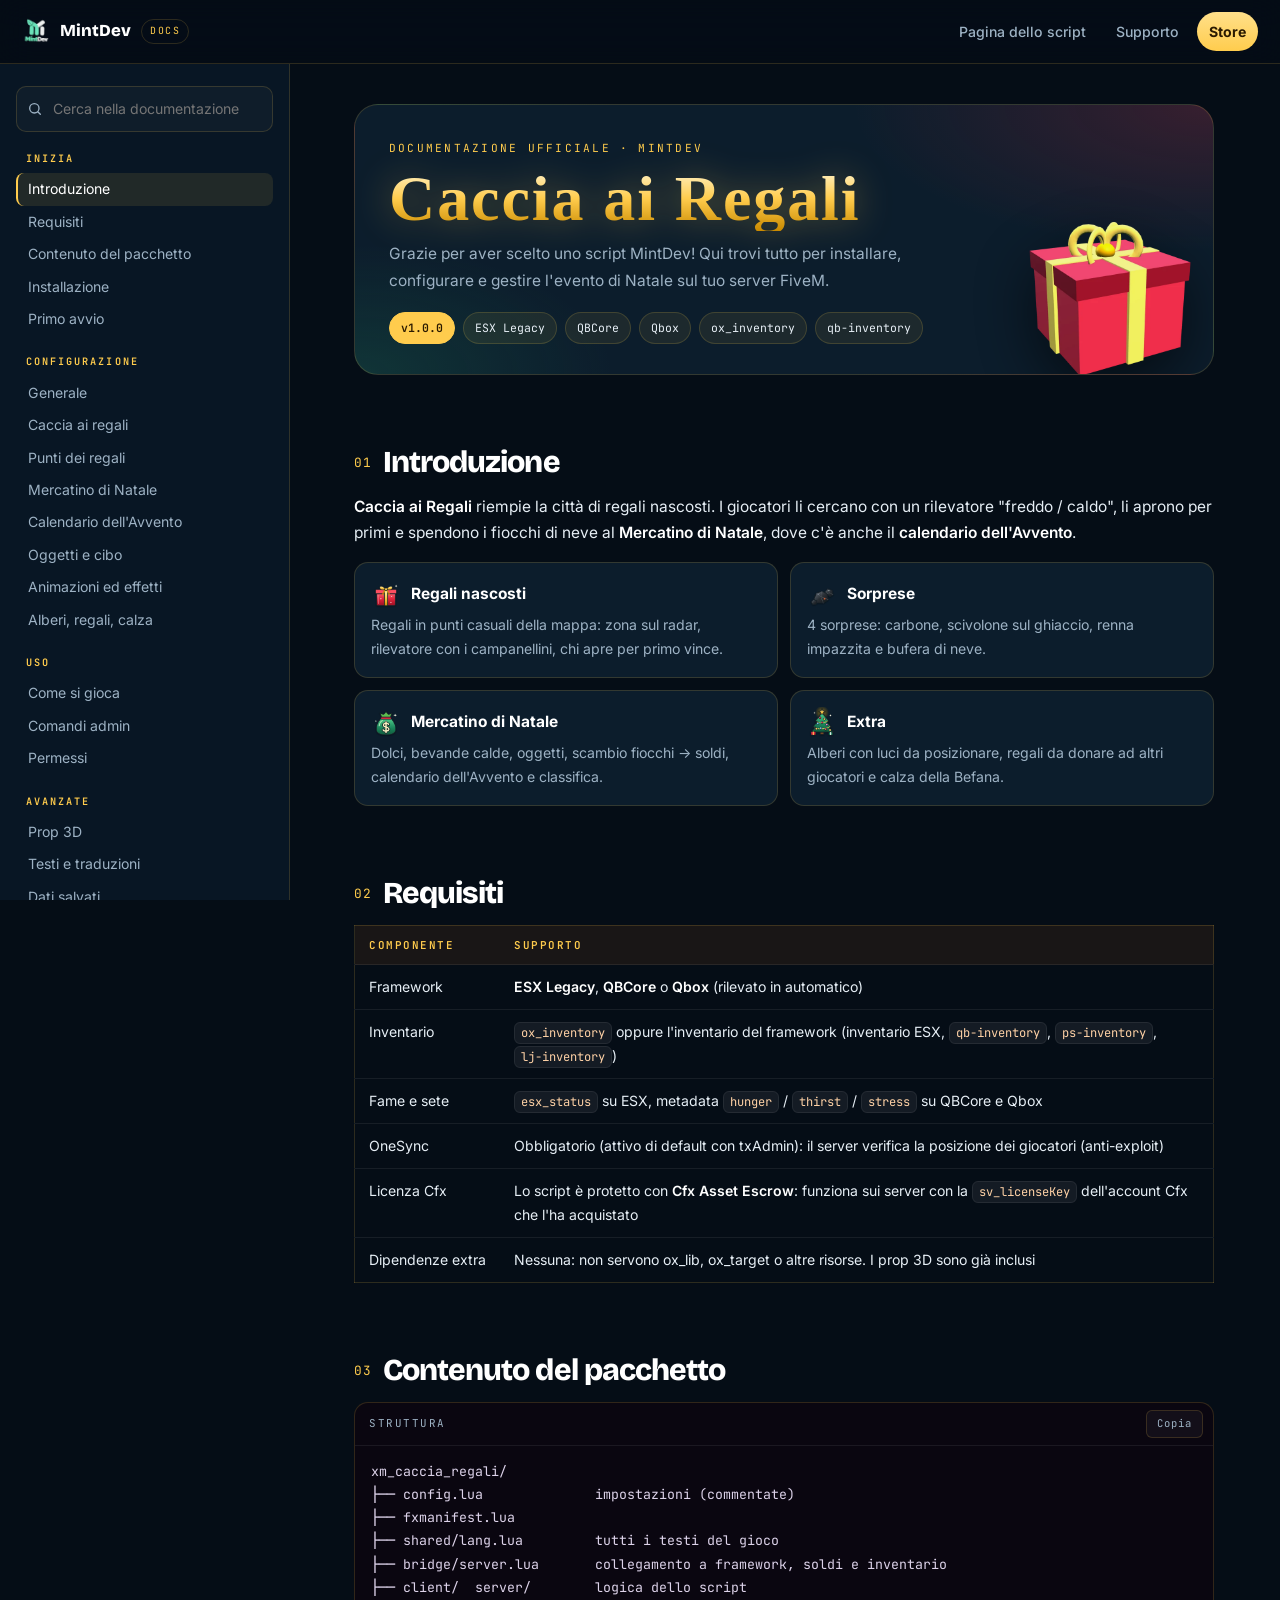
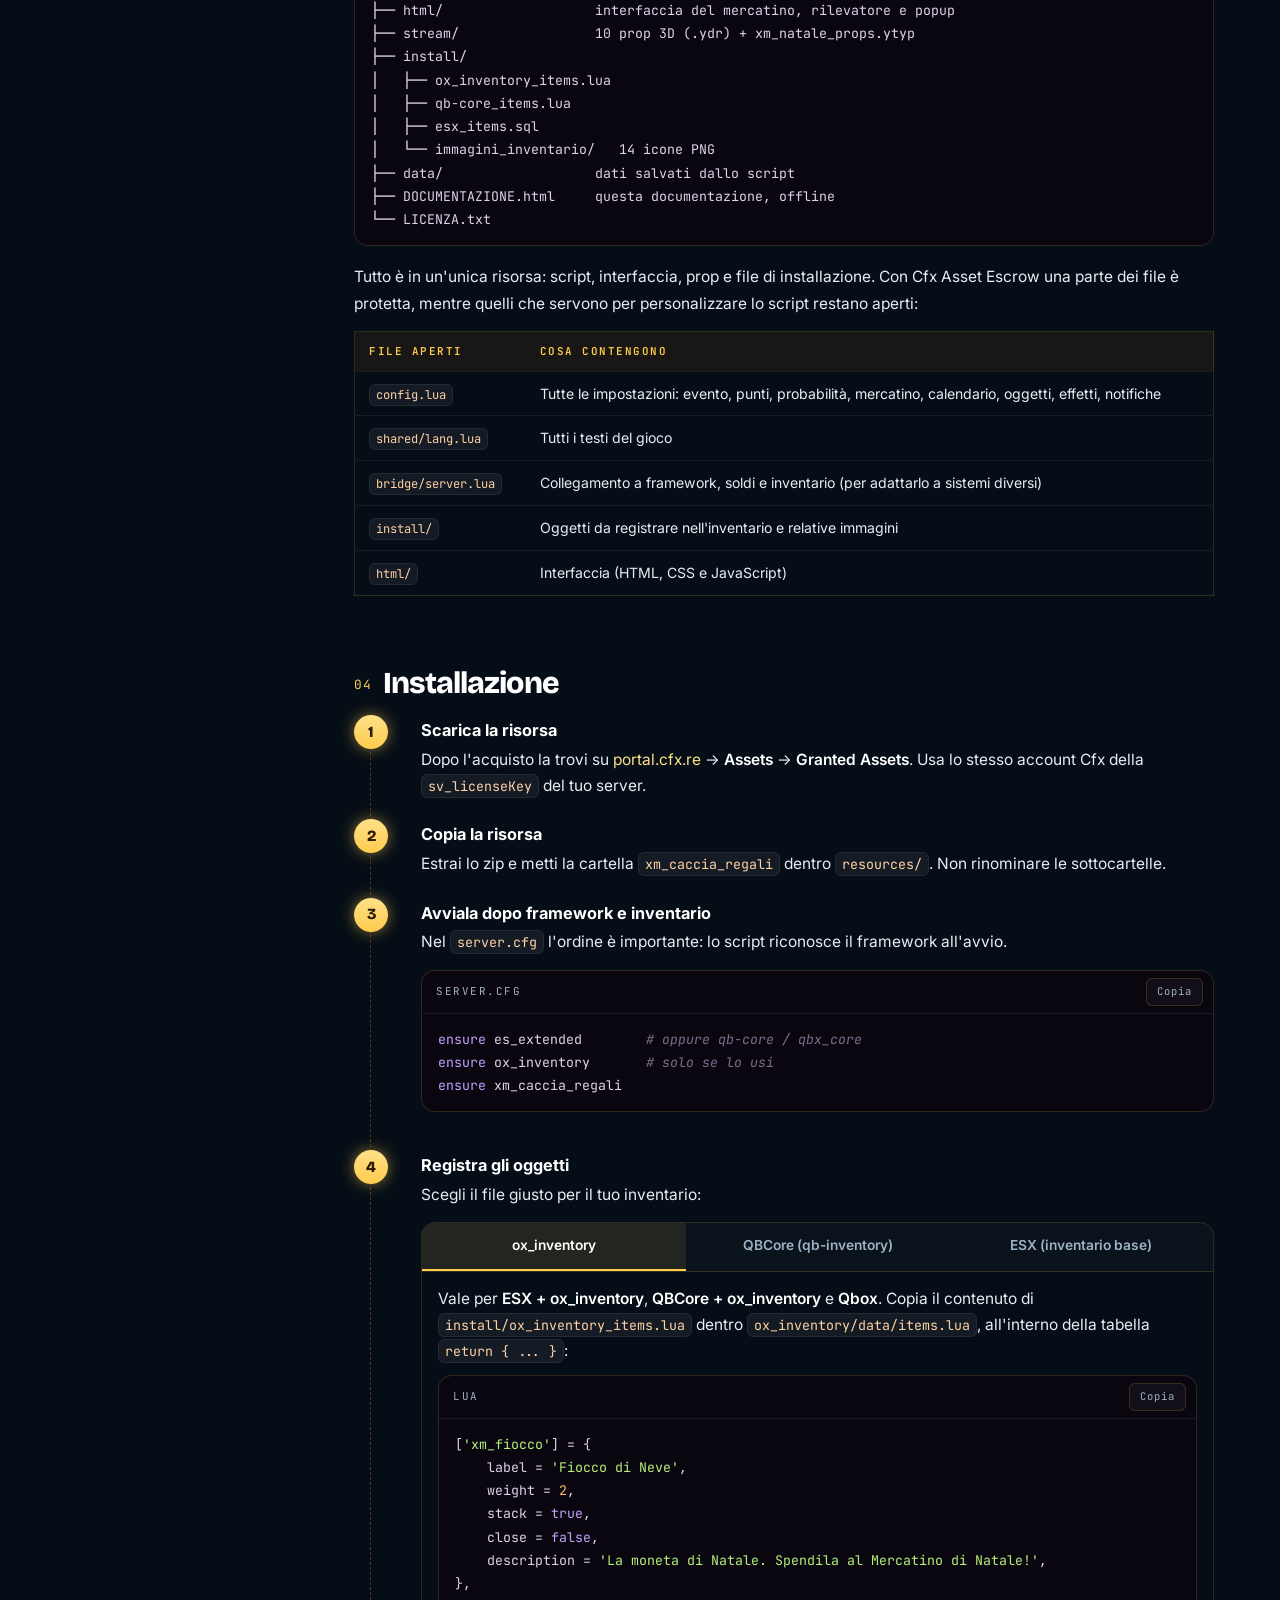
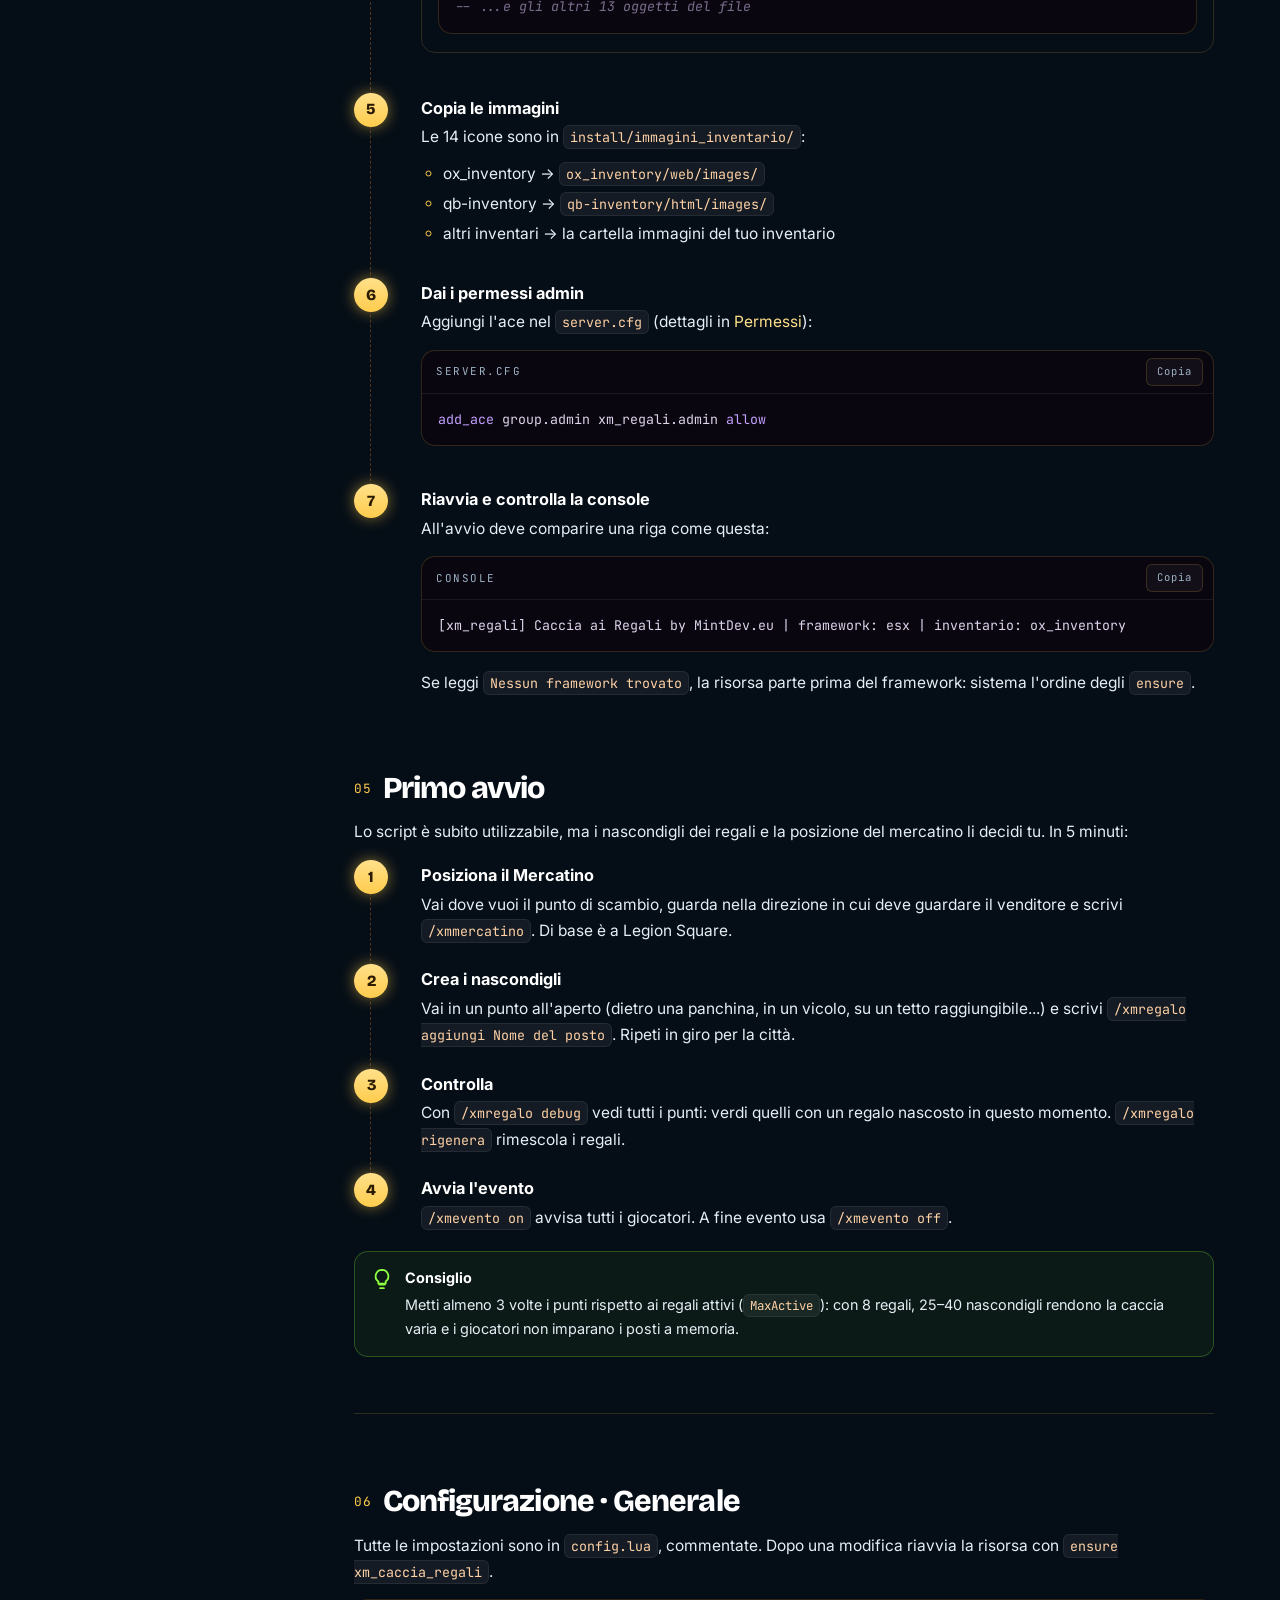
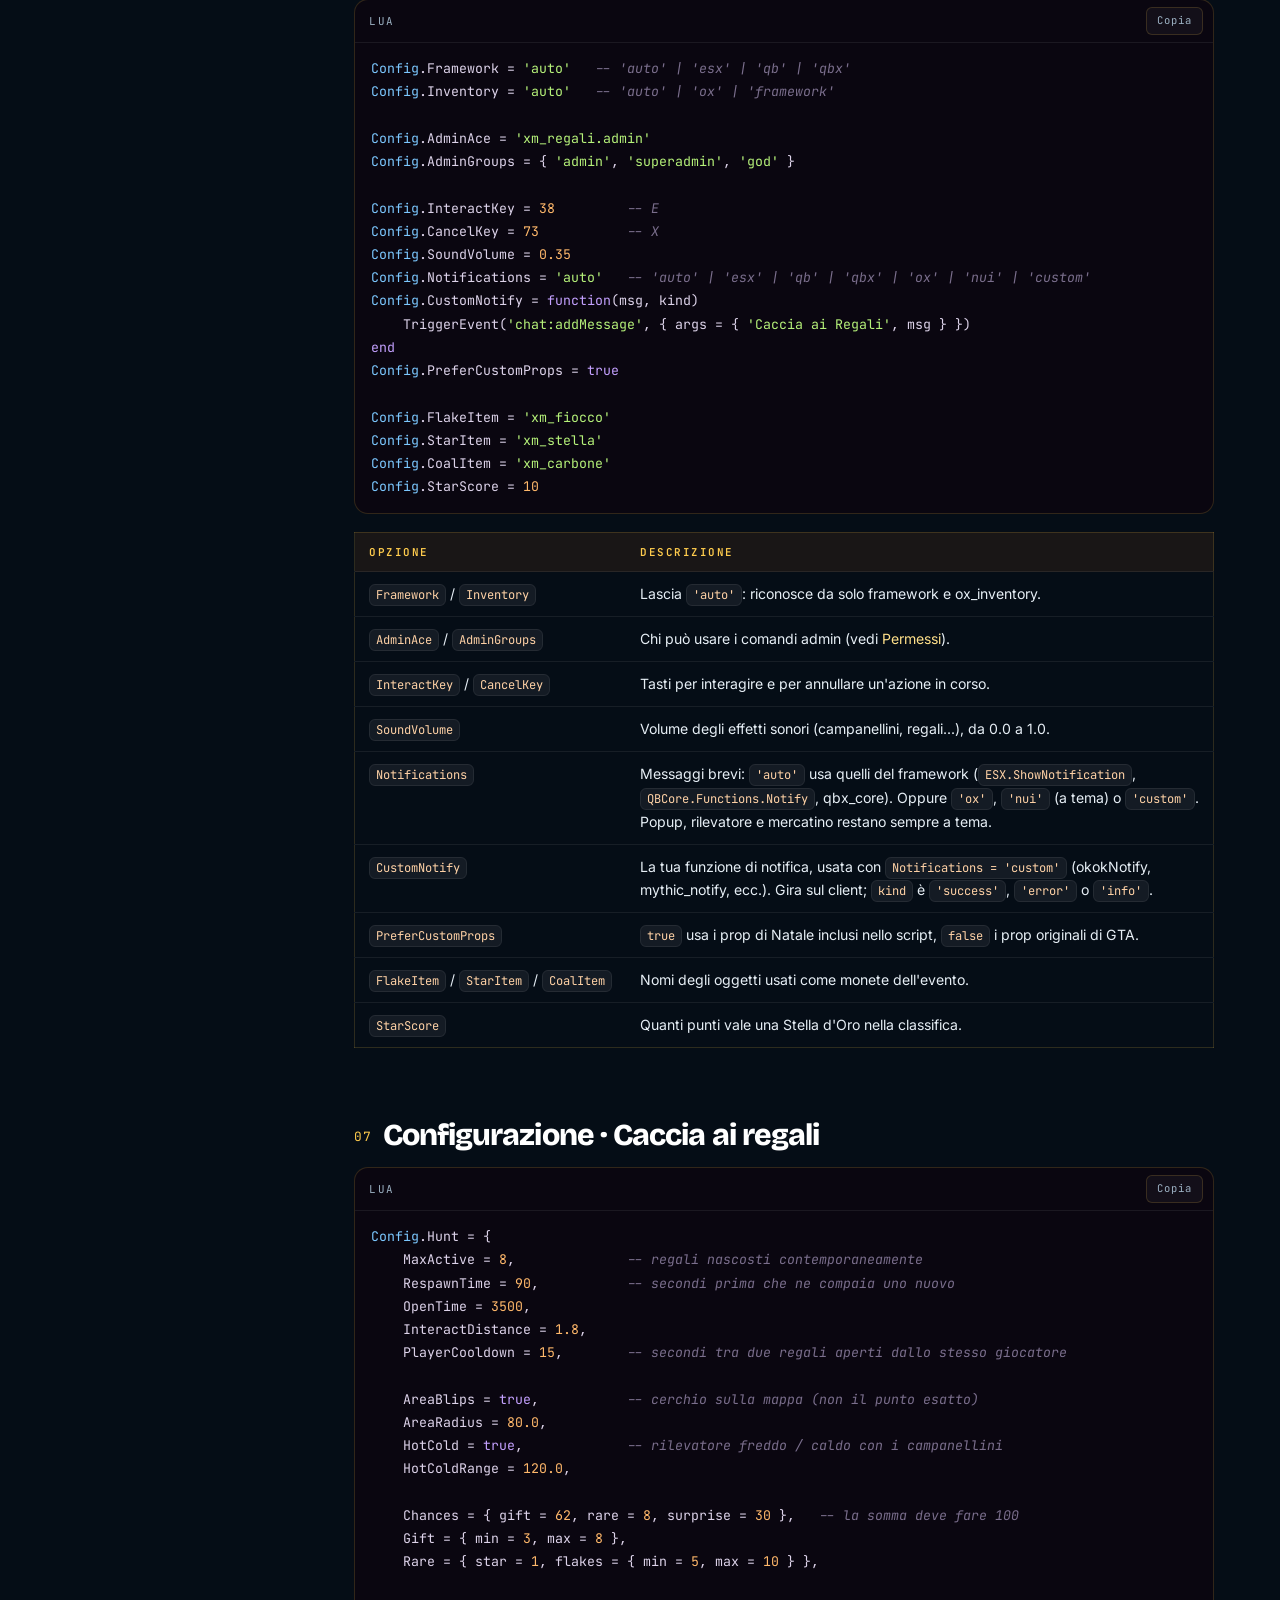
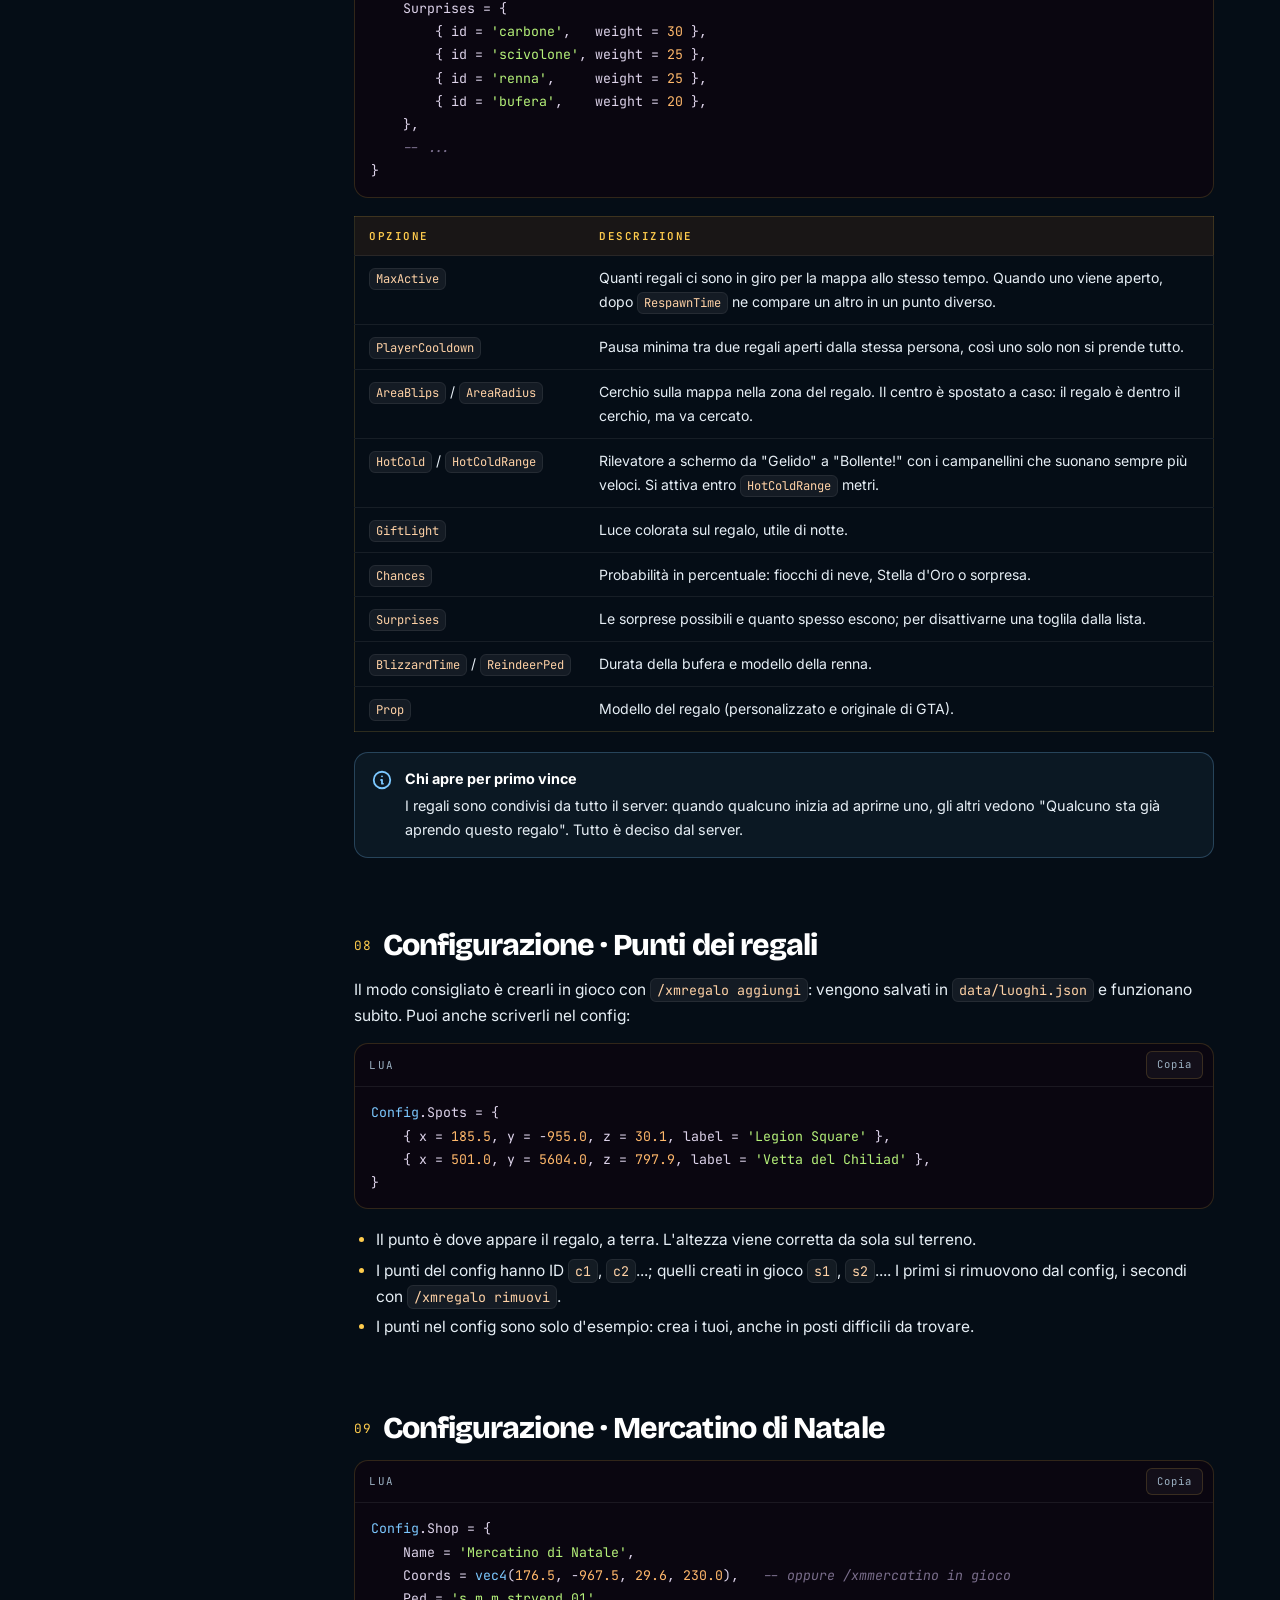
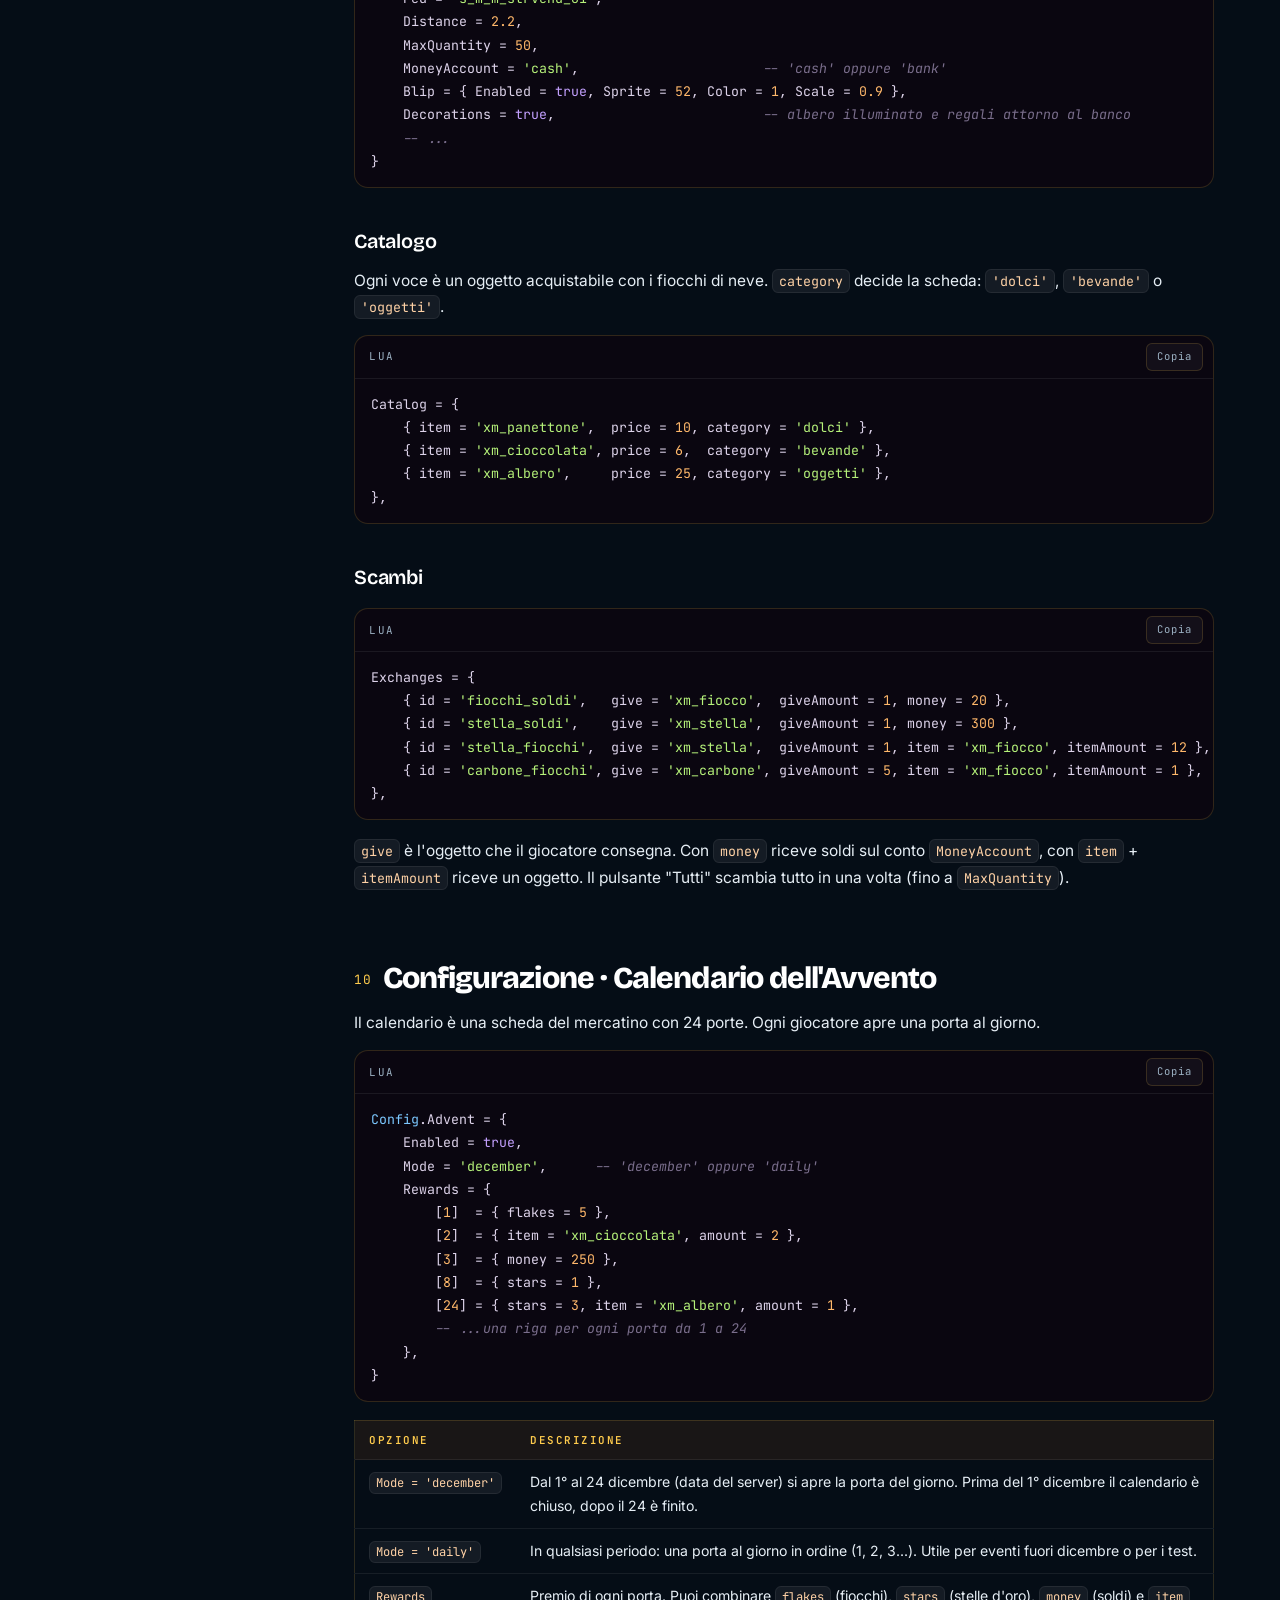
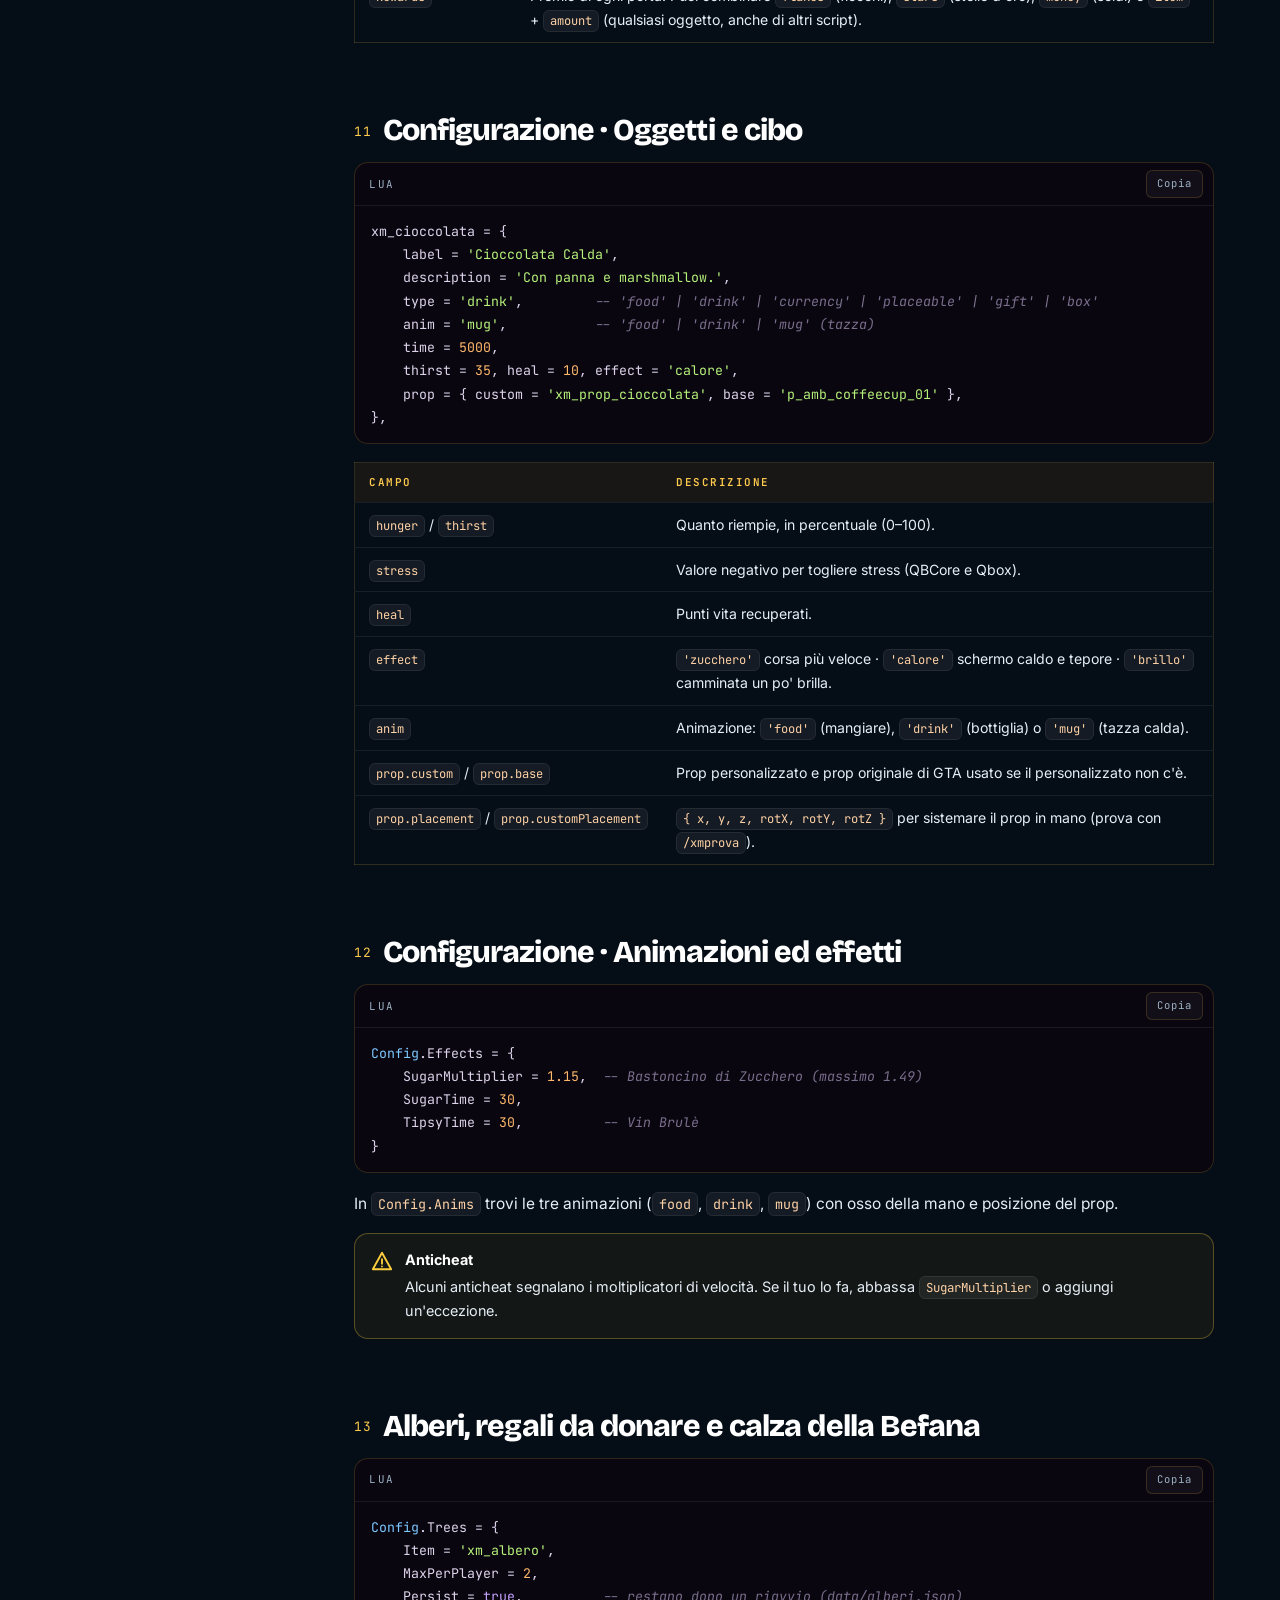
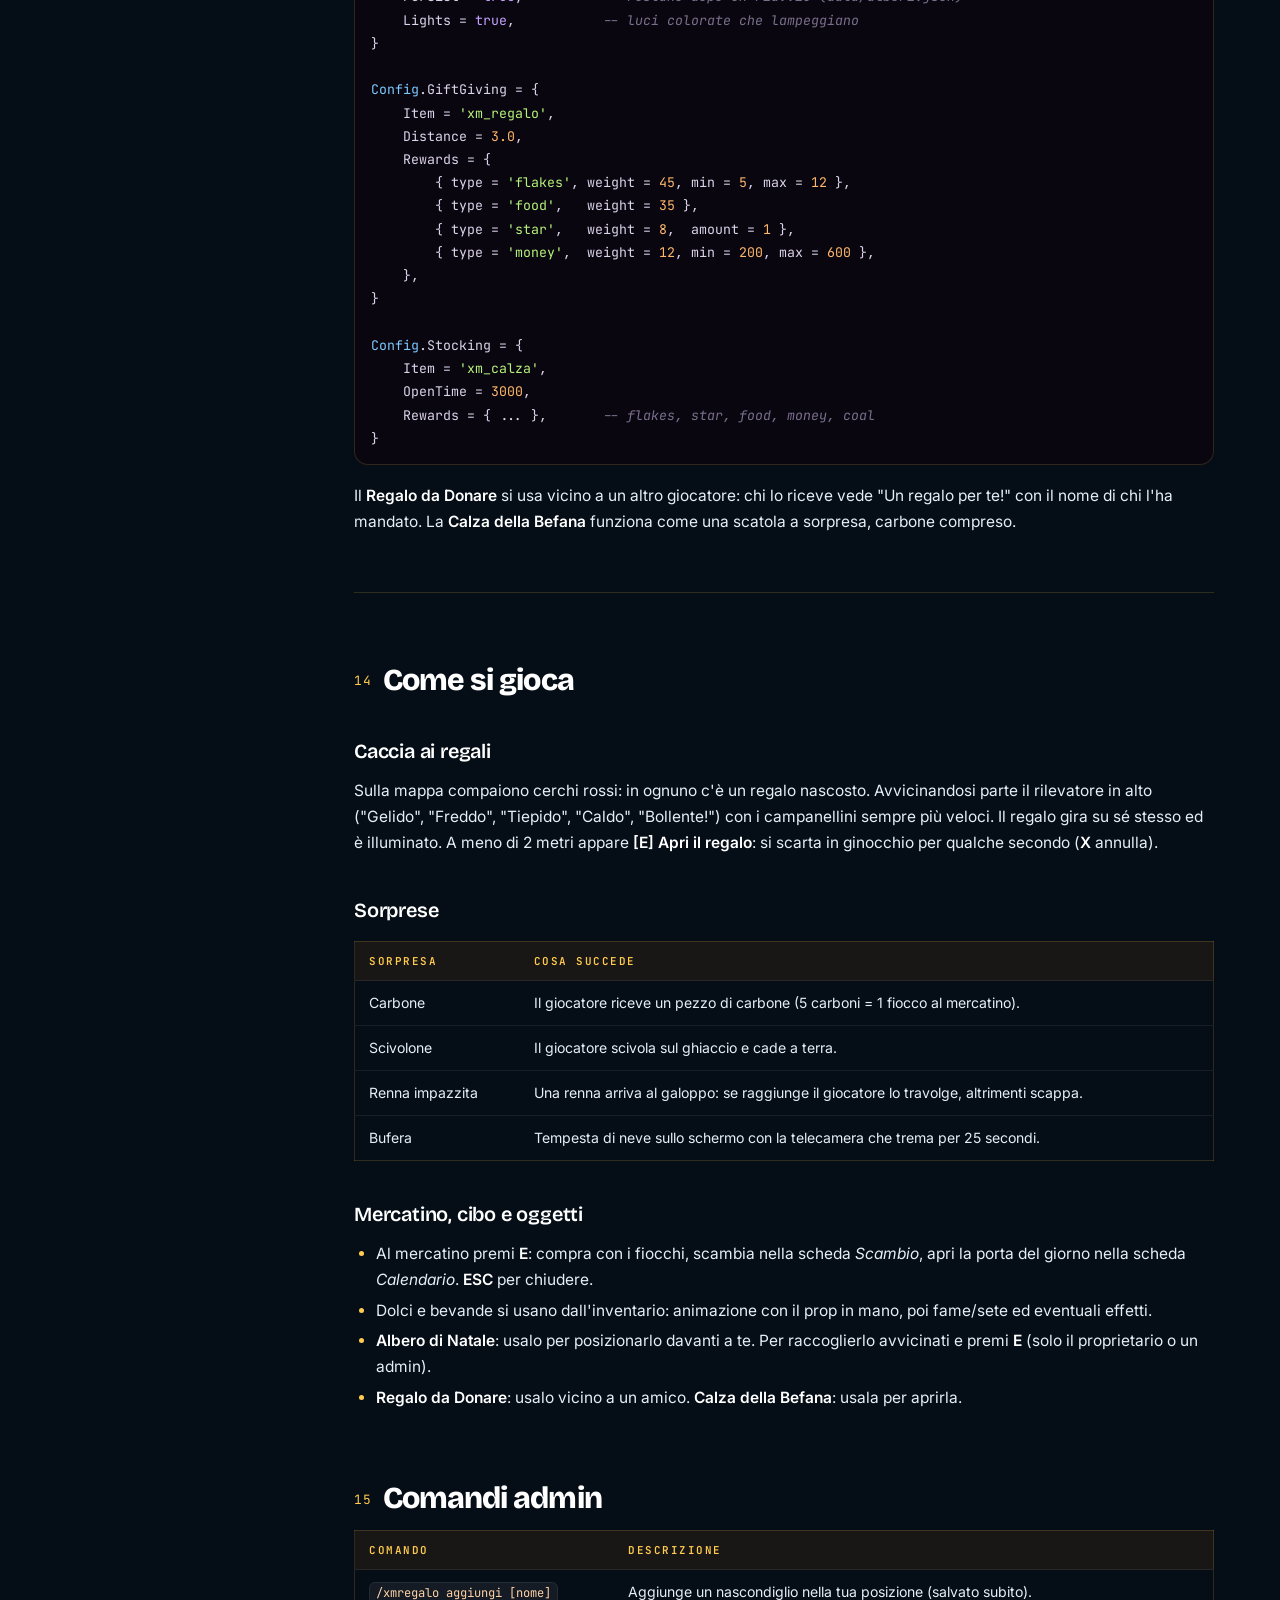
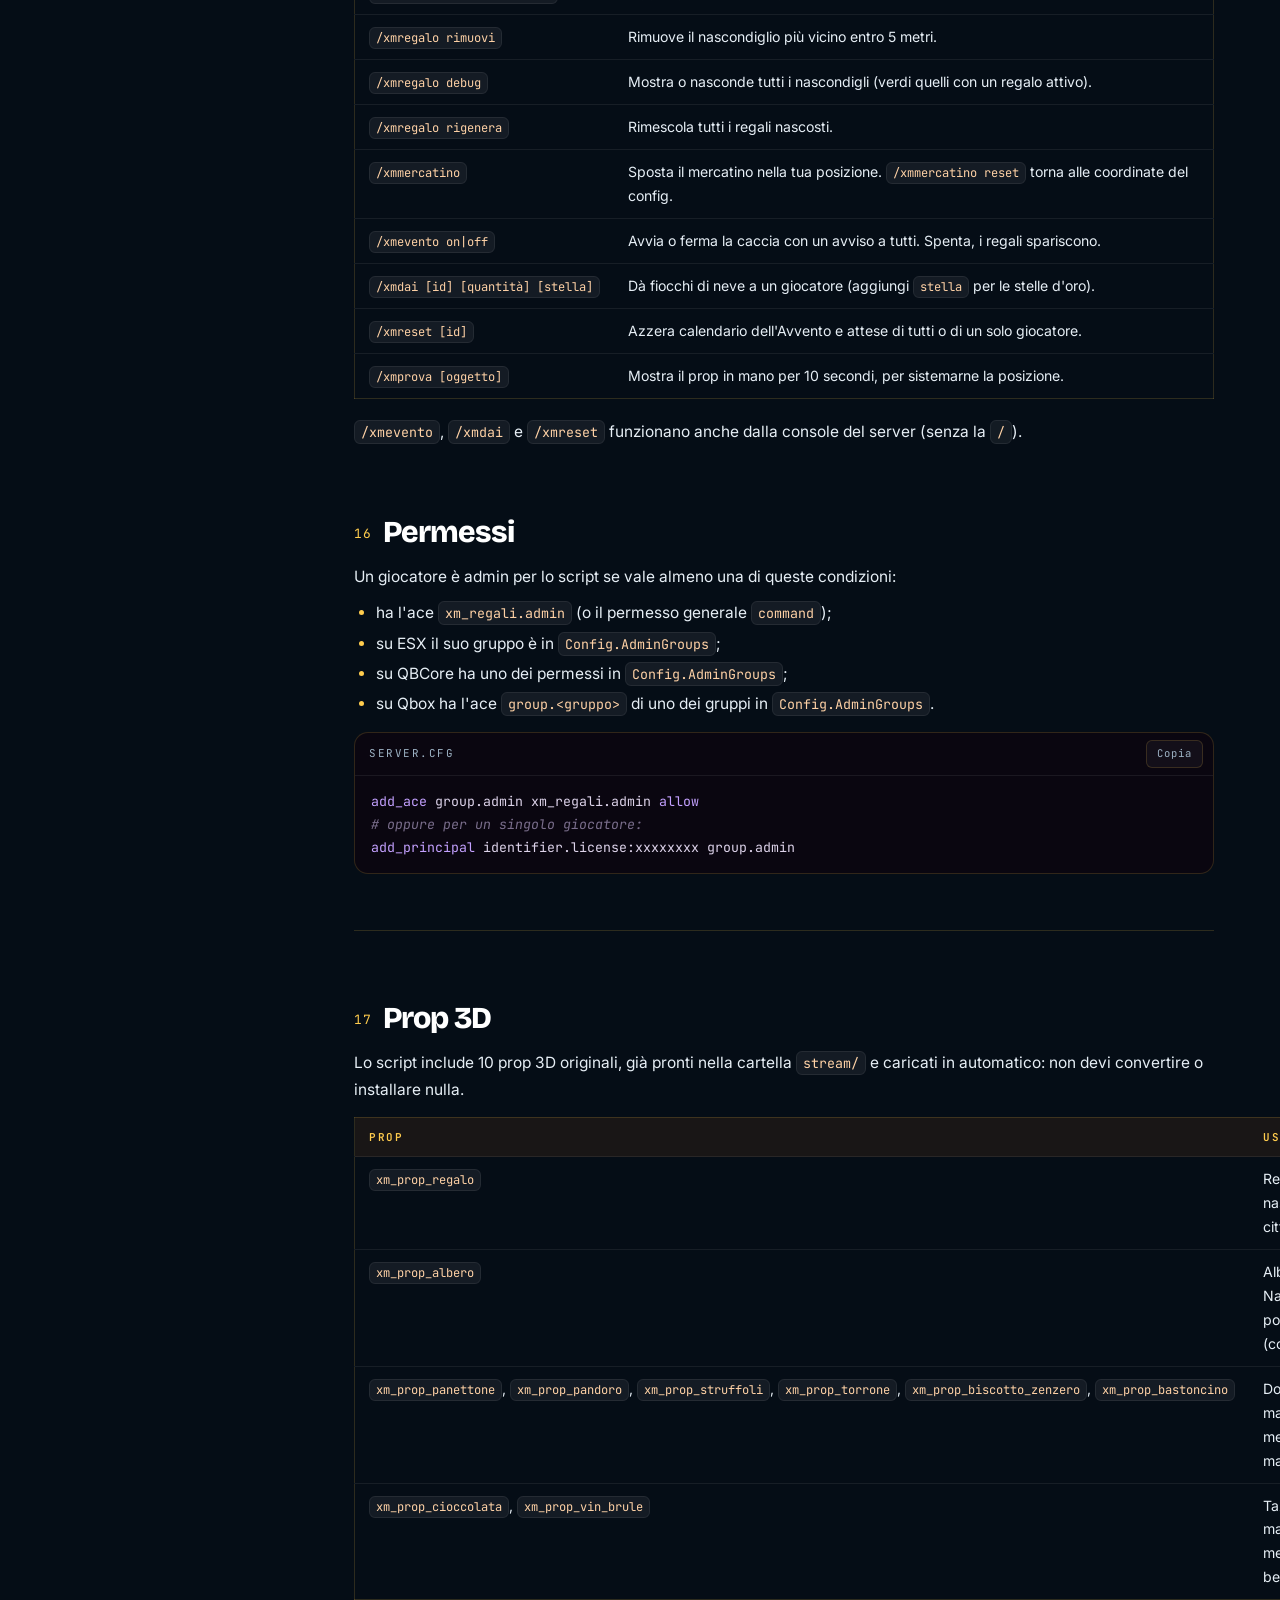
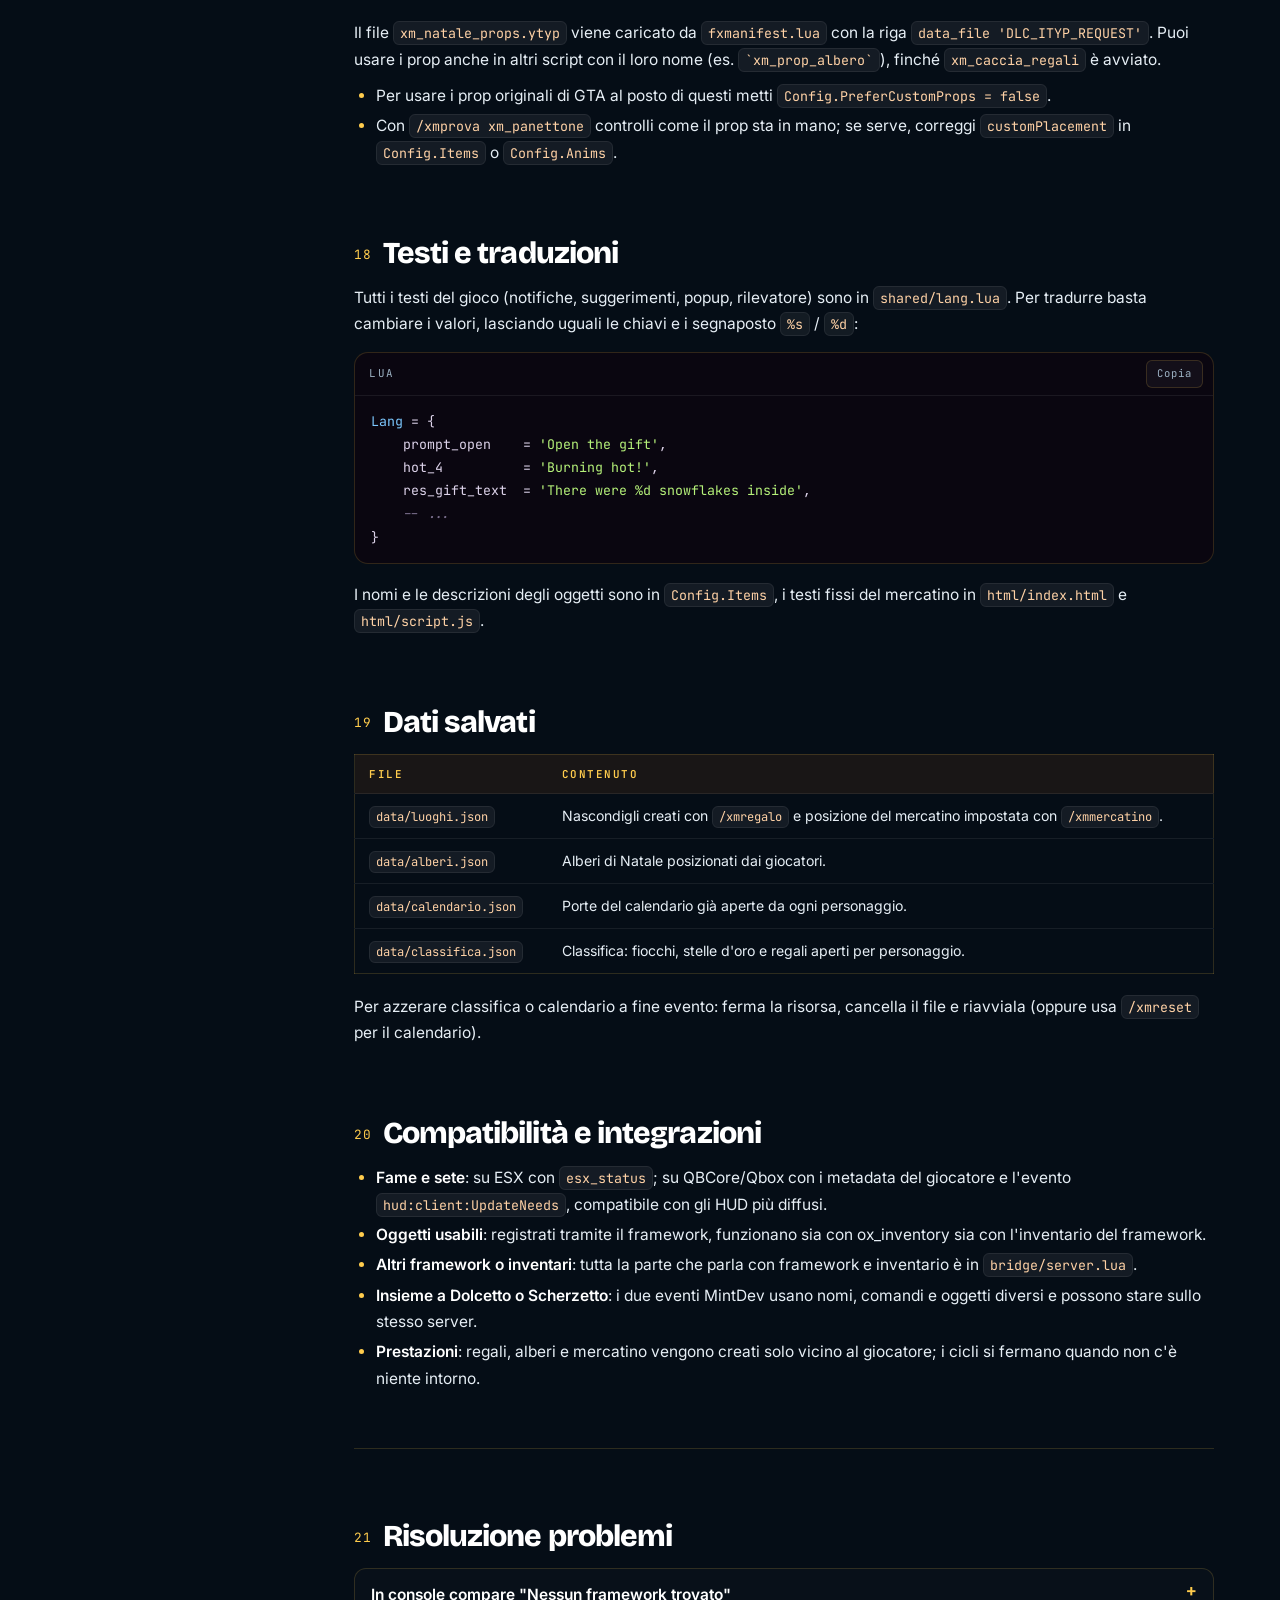
<file: natale/docs/index.html>
<!doctype html>
<html lang="it">
<head>
<meta charset="utf-8">
<meta name="viewport" content="width=device-width, initial-scale=1">
<title>Documentazione · Caccia ai Regali — MintDev</title>
<meta name="description" content="Documentazione ufficiale di Caccia ai Regali by MintDev: installazione, configurazione, comandi, prop personalizzati e risoluzione problemi.">
<meta name="author" content="MintDev.eu">
<meta name="theme-color" content="#07040b">
<link rel="canonical" href="https://mintdev.eu/natale/docs/">
<link rel="icon" href="../../assets/natale/icons/xm_regalo.webp">
<meta property="og:title" content="Documentazione · Caccia ai Regali — MintDev">
<meta property="og:description" content="Installazione, configurazione e uso dello script FiveM di Natale Caccia ai Regali.">
<meta property="og:image" content="https://mintdev.eu/assets/natale/og.jpg">
<link rel="preconnect" href="https://fonts.googleapis.com">
<link rel="preconnect" href="https://fonts.gstatic.com" crossorigin>
<link href="https://fonts.googleapis.com/css2?family=Bricolage+Grotesque:opsz,wght@12..96,600;12..96,800&family=Mountains+of+Christmas:wght@700&family=Inter:wght@400;500;600;700&family=JetBrains+Mono:wght@400;600&display=swap" rel="stylesheet">
<style>
:root{
  --pk:#ffcc4d;--pk-2:#ffe08a;--pk-dim:rgba(255,204,77,.1);--pu:#8b5cf6;--slime:#8cff3f;--gold:#ffcf3f;--red:#ff5c7a;--mint:#5fe3b4;
  --bg:#050d16;--bg-2:#081624;--card:#0c1d2c;--line:rgba(255,204,77,.16);--line-2:rgba(255,255,255,.07);
  --text:#e6eef5;--muted:#9db2c4;--head:#ffffff;
  --display:'Bricolage Grotesque',system-ui,sans-serif;--body:'Inter',system-ui,sans-serif;--mono:'JetBrains Mono',monospace;--spooky:'Mountains of Christmas',cursive;
  --side:290px;--top:64px;
}
*{box-sizing:border-box;margin:0;padding:0}
html{scroll-behavior:smooth;scroll-padding-top:calc(var(--top) + 18px);background:var(--bg)}
body{font-family:var(--body);color:var(--text);background:var(--bg);-webkit-font-smoothing:antialiased;line-height:1.7;font-size:15.5px}
a{color:var(--pk-2);text-decoration:none}a:hover{text-decoration:underline}
img{display:block;max-width:100%}
::selection{background:var(--pk);color:#2a1a00}
:focus-visible{outline:2px solid var(--pk);outline-offset:3px;border-radius:4px}

/* barra in alto */
.top{position:fixed;inset:0 0 auto 0;height:var(--top);z-index:50;display:flex;align-items:center;gap:18px;padding:0 22px;
  background:rgba(5,13,22,.84);backdrop-filter:blur(16px) saturate(1.4);-webkit-backdrop-filter:blur(16px) saturate(1.4);border-bottom:1px solid var(--line)}
.top .brand{display:flex;align-items:center;gap:10px;color:var(--head);font-family:var(--display);font-weight:800;font-size:1.05rem;text-decoration:none}
.top .brand img{width:28px;height:28px}
.top .brand small{font-family:var(--mono);font-weight:400;font-size:.62rem;letter-spacing:.16em;text-transform:uppercase;color:var(--pk);padding:3px 8px;border:1px solid var(--line);border-radius:99px}
.top nav{margin-left:auto;display:flex;gap:6px;align-items:center}
.top nav a{color:var(--muted);font-size:.88rem;font-weight:500;padding:8px 12px;border-radius:99px;text-decoration:none;transition:color .2s,background .2s}
.top nav a:hover{color:var(--head);background:rgba(255,255,255,.05)}
.top nav a.cta{background:linear-gradient(180deg,var(--pk-2),var(--pk));color:#2a1a00;font-weight:700}
.top nav a.cta:hover{box-shadow:0 0 30px rgba(255,204,77,.5)}
.menu-btn{display:none;margin-left:auto;width:40px;height:40px;border-radius:10px;border:1px solid var(--line);background:none;color:var(--text);cursor:pointer}
@media(max-width:980px){.top nav a:not(.cta){display:none}.menu-btn{display:grid;place-items:center;margin-left:0}.top nav{margin-left:auto}}

/* barra laterale */
.side{position:fixed;top:var(--top);bottom:0;left:0;width:var(--side);overflow-y:auto;padding:22px 16px 40px;border-right:1px solid var(--line);background:var(--bg-2);z-index:40}
.side::-webkit-scrollbar{width:6px}.side::-webkit-scrollbar-thumb{background:rgba(255,122,26,.3);border-radius:6px}
.search{position:relative;margin-bottom:18px}
.search input{width:100%;padding:10px 12px 10px 36px;border-radius:10px;border:1px solid var(--line);background:rgba(255,255,255,.03);color:var(--text);font:inherit;font-size:.88rem;outline:none}
.search input:focus{border-color:rgba(255,140,60,.5)}
.search svg{position:absolute;left:11px;top:50%;width:16px;height:16px;transform:translateY(-50%);stroke:var(--muted)}
.side h4{font-family:var(--mono);font-size:.64rem;letter-spacing:.2em;text-transform:uppercase;color:var(--pk);margin:18px 10px 6px;font-weight:600}
.side a{display:block;padding:6px 10px;border-radius:8px;color:var(--muted);font-size:.88rem;line-height:1.45;text-decoration:none;border-left:2px solid transparent;transition:color .15s,background .15s}
.side a:hover{color:var(--head);background:rgba(255,255,255,.04)}
.side a.on{color:var(--head);background:var(--pk-dim);border-left-color:var(--pk)}
.side a.sub{padding-left:22px;font-size:.84rem}
.side a.hide,.side h4.hide{display:none}
.side .ver{margin:24px 10px 0;font-family:var(--mono);font-size:.7rem;color:var(--muted)}
@media(max-width:980px){.side{transform:translateX(-100%);transition:transform .3s;box-shadow:20px 0 60px rgba(0,0,0,.6)}body.nav-open .side{transform:none}}
.menu-btn path{transition:transform .3s,opacity .2s;transform-box:fill-box;transform-origin:center}
body.nav-open .menu-btn{border-color:var(--pk)}
body.nav-open .menu-btn .l1{transform:translateY(5px) rotate(45deg)}
body.nav-open .menu-btn .l2{opacity:0}
body.nav-open .menu-btn .l3{transform:translateY(-5px) rotate(-45deg)}
.side-site{display:none}
.side-site h4{margin-top:4px}
.side-site a{color:var(--text)}
.side-site .dot{display:inline-block;width:7px;height:7px;border-radius:50%;margin-right:9px;vertical-align:1px}
.side-site .dot.hw{background:#ff7a1a;box-shadow:0 0 8px #ff7a1a}
.side-site .dot.xm{background:#e3253c;box-shadow:0 0 8px #e3253c}
.side-site .dot.home{background:var(--mint);box-shadow:0 0 8px var(--mint)}
.scrim{position:fixed;inset:var(--top) 0 0 0;z-index:39;background:rgba(0,0,0,.55);opacity:0;visibility:hidden;transition:opacity .3s,visibility 0s linear .3s}
@media(max-width:980px){.side-site{display:block;padding-bottom:14px;margin-bottom:4px;border-bottom:1px solid var(--line)}body.nav-open .scrim{opacity:1;visibility:visible;transition:opacity .3s}body.nav-open{overflow:hidden}}

/* contenuto */
main{margin-left:var(--side);padding:calc(var(--top) + 40px) clamp(20px,5vw,72px) 80px}
@media(max-width:980px){main{margin-left:0}}
.doc{max-width:860px}
.hero{position:relative;padding:34px 34px 30px;border-radius:24px;border:1px solid var(--line);overflow:hidden;margin-bottom:46px;
  background:radial-gradient(ellipse 70% 90% at 100% 0%,rgba(227,37,60,.2),transparent 60%),radial-gradient(ellipse 50% 80% at 0% 100%,rgba(31,138,95,.22),transparent 60%),var(--card)}
.hero img{position:absolute;right:18px;bottom:-10px;width:170px;filter:drop-shadow(0 20px 30px rgba(0,0,0,.6));opacity:.95}
.hero .k{font-family:var(--mono);font-size:.7rem;letter-spacing:.2em;text-transform:uppercase;color:var(--pk)}
.hero h1{font-family:var(--spooky);font-weight:700;font-size:clamp(2.6rem,6vw,4rem);line-height:1.02;letter-spacing:.03em;margin:8px 0 6px;
  background:linear-gradient(180deg,#fff6d6,var(--pk) 50%,#c98a00);-webkit-background-clip:text;background-clip:text;color:transparent;filter:drop-shadow(0 0 18px rgba(255,204,77,.4))}
.hero p{color:var(--muted);max-width:520px}
.badges{display:flex;flex-wrap:wrap;gap:8px;margin-top:18px;position:relative;z-index:1}
.badge{font-family:var(--mono);font-size:.72rem;padding:5px 11px;border-radius:99px;border:1px solid var(--line);background:rgba(255,204,77,.07);color:var(--text)}
.badge.v{background:var(--pk);color:#2a1a00;border-color:var(--pk);font-weight:600}
@media(max-width:640px){.hero img{display:none}}

h2{font-family:var(--display);font-weight:800;letter-spacing:-.03em;color:var(--head);font-size:1.9rem;line-height:1.15;margin:64px 0 14px;padding-top:6px}
h2 .n{font-family:var(--mono);font-size:.8rem;font-weight:400;color:var(--pk);margin-right:10px;vertical-align:middle;letter-spacing:.1em}
h3{font-family:var(--display);font-weight:600;color:var(--head);font-size:1.25rem;margin:36px 0 10px;letter-spacing:-.01em}
h3 code{font-size:.95em}
p{margin:10px 0}
ul,ol{margin:10px 0 10px 22px}
li{margin:4px 0}
li::marker{color:var(--pk)}
strong{color:var(--head);font-weight:600}
hr{border:none;border-top:1px solid var(--line);margin:56px 0}
code{font-family:var(--mono);font-size:.86em;padding:2px 6px;border-radius:6px;background:rgba(255,255,255,.06);border:1px solid var(--line-2);color:#ffd2a6}
pre{position:relative;margin:14px 0 18px;border-radius:14px;border:1px solid var(--line);background:#0a0610;overflow:hidden}
pre .bar{display:flex;align-items:center;justify-content:space-between;padding:7px 10px 7px 14px;border-bottom:1px solid var(--line-2);font-family:var(--mono);font-size:.68rem;letter-spacing:.14em;text-transform:uppercase;color:var(--muted)}
pre .copy{font:inherit;font-size:.66rem;letter-spacing:.1em;padding:4px 10px;border-radius:6px;border:1px solid var(--line);background:rgba(255,255,255,.04);color:var(--muted);cursor:pointer}
pre .copy:hover{color:var(--head);border-color:rgba(255,140,60,.5)}
pre .copy.ok{color:var(--slime);border-color:rgba(140,255,63,.4)}
pre code{display:block;padding:14px 16px;overflow-x:auto;background:none;border:none;border-radius:0;color:#ddd3ea;font-size:.83rem;line-height:1.75;white-space:pre}
.tk-c{color:#7a6e8c;font-style:italic}.tk-s{color:#b6f27a}.tk-n{color:#ffb86b}.tk-k{color:#c4a1ff}.tk-f{color:#7cc8ff}

table{width:100%;border-collapse:collapse;margin:14px 0 20px;font-size:.88rem;border:1px solid var(--line)}
@media(max-width:700px){table{display:block;overflow-x:auto}}
thead{background:rgba(255,122,26,.08)}
th{text-align:left;font-family:var(--mono);font-size:.68rem;letter-spacing:.14em;text-transform:uppercase;color:var(--pk);font-weight:600;padding:10px 14px;white-space:nowrap}
td{padding:10px 14px;border-top:1px solid var(--line-2);vertical-align:top}
td:first-child{white-space:nowrap}
td code{white-space:nowrap}
tbody tr:hover{background:rgba(255,255,255,.02)}

.note{display:flex;gap:12px;padding:14px 16px;border-radius:14px;margin:16px 0;border:1px solid rgba(124,200,255,.25);background:rgba(124,200,255,.06)}
.note.tip{border-color:rgba(140,255,63,.25);background:rgba(140,255,63,.05)}
.note.warn{border-color:rgba(255,207,63,.3);background:rgba(255,207,63,.06)}
.note b{display:block;color:var(--head);font-size:.9rem}
.note p{margin:2px 0 0;font-size:.9rem;color:var(--text)}
.note .ic{flex:none;width:22px;height:22px;margin-top:2px}
.note .ic svg{width:100%;height:100%;stroke:#7cc8ff;fill:none;stroke-width:2;stroke-linecap:round;stroke-linejoin:round}
.note.tip .ic svg{stroke:var(--slime)}.note.warn .ic svg{stroke:var(--gold)}

.steps{counter-reset:s;list-style:none;margin:16px 0;padding:0}
.steps>li{counter-increment:s;position:relative;padding:0 0 22px 50px;margin:0;border-left:1px dashed rgba(255,140,60,.3);margin-left:16px}
.steps>li:last-child{border-left-color:transparent;padding-bottom:4px}
.steps>li::before{content:counter(s);position:absolute;left:-17px;top:-2px;width:34px;height:34px;border-radius:50%;display:grid;place-items:center;
  font-family:var(--display);font-weight:800;color:#2a1a00;background:linear-gradient(180deg,var(--pk-2),var(--pk));box-shadow:0 0 18px -4px var(--pk)}
.steps>li>b{display:block;color:var(--head);font-size:1.02rem;margin-bottom:2px}

.tabs{margin:14px 0 20px;border:1px solid var(--line);border-radius:14px;overflow:hidden}
.tabs .tl{display:flex;flex-wrap:wrap;border-bottom:1px solid var(--line);background:rgba(255,255,255,.02)}
.tabs .tl button{flex:1;min-width:150px;padding:11px 14px;border:none;background:none;color:var(--muted);font:inherit;font-size:.86rem;font-weight:600;cursor:pointer;border-bottom:2px solid transparent}
.tabs .tl button.on{color:var(--head);border-bottom-color:var(--pk);background:var(--pk-dim)}
.tabs .tp{display:none;padding:4px 16px 8px}.tabs .tp.on{display:block}
.tabs pre{margin:10px 0}

.grid2{display:grid;grid-template-columns:1fr 1fr;gap:12px;margin:16px 0}
.mini{padding:16px;border-radius:14px;border:1px solid var(--line);background:var(--card)}
.mini b{display:flex;align-items:center;gap:10px;color:var(--head);margin-bottom:4px}
.mini b img{width:30px;height:30px}
.mini p{margin:0;font-size:.88rem;color:var(--muted)}
@media(max-width:700px){.grid2{grid-template-columns:1fr}}

details{border:1px solid var(--line);border-radius:12px;margin:10px 0;background:rgba(255,255,255,.015)}
details summary{cursor:pointer;padding:13px 16px;font-weight:600;color:var(--head);list-style:none;display:flex;justify-content:space-between;gap:12px}
details summary::-webkit-details-marker{display:none}
details summary::after{content:"+";font-family:var(--mono);color:var(--pk);font-size:1.1rem;line-height:1}
details[open] summary::after{content:"−"}
details>div{padding:0 16px 12px}

.foot{margin-top:70px;padding-top:24px;border-top:1px solid var(--line);color:var(--muted);font-size:.85rem;display:flex;justify-content:space-between;flex-wrap:wrap;gap:12px}
.totop{position:fixed;right:20px;bottom:20px;width:44px;height:44px;border-radius:50%;border:1px solid var(--line);background:rgba(12,29,44,.92);color:var(--pk);display:grid;place-items:center;opacity:0;pointer-events:none;transition:opacity .3s;z-index:30;text-decoration:none}
.totop.show{opacity:1;pointer-events:auto}
.totop svg{width:18px;height:18px}
</style>
</head>
<body>

<header class="top">
  <button class="menu-btn" id="menuBtn" type="button" aria-label="Apri il menu" aria-expanded="false" aria-controls="side"><svg width="20" height="20" viewBox="0 0 24 24" fill="none" stroke="currentColor" stroke-width="2" stroke-linecap="round"><path class="l1" d="M4 7h16"/><path class="l2" d="M4 12h16"/><path class="l3" d="M4 17h16"/></svg></button>
  <a class="brand" href="../../"><img src="../../assets/logo.webp" alt="">MintDev <small>Docs</small></a>
  <nav>
    <a href="../">Pagina dello script</a>
    <a data-link="discord" href="#" target="_blank" rel="noopener">Supporto</a>
    <a class="cta" data-link="tebex" href="#" target="_blank" rel="noopener">Store</a>
  </nav>
</header>

<aside class="side" id="side">
  <div class="search">
    <svg viewBox="0 0 24 24" fill="none" stroke-width="2" stroke-linecap="round"><circle cx="11" cy="11" r="7"/><path d="m20 20-3.5-3.5"/></svg>
    <input id="q" type="search" placeholder="Cerca nella documentazione" aria-label="Cerca nella documentazione">
  </div>
  <div class="side-site">
    <h4>MintDev</h4>
    <a href="../">Pagina dello script</a>
    <a href="../../halloween/"><span class="dot hw"></span>Halloween</a>
    <a href="../../halloween/docs/"><span class="dot hw"></span>Documentazione Halloween</a>
    <a href="../../"><span class="dot home"></span>Torna al sito</a>
    <a data-link="discord" href="#" target="_blank" rel="noopener">Supporto su Discord</a>
  </div>
  <h4>Inizia</h4>
  <a href="#introduzione">Introduzione</a>
  <a href="#requisiti">Requisiti</a>
  <a href="#pacchetto">Contenuto del pacchetto</a>
  <a href="#installazione">Installazione</a>
  <a href="#primo-avvio">Primo avvio</a>
  <h4>Configurazione</h4>
  <a href="#config-generale">Generale</a>
  <a href="#config-caccia">Caccia ai regali</a>
  <a href="#config-punti">Punti dei regali</a>
  <a href="#config-mercatino">Mercatino di Natale</a>
  <a href="#config-calendario">Calendario dell'Avvento</a>
  <a href="#config-oggetti">Oggetti e cibo</a>
  <a href="#config-effetti">Animazioni ed effetti</a>
  <a href="#config-extra">Alberi, regali, calza</a>
  <h4>Uso</h4>
  <a href="#uso">Come si gioca</a>
  <a href="#comandi">Comandi admin</a>
  <a href="#permessi">Permessi</a>
  <h4>Avanzate</h4>
  <a href="#prop">Prop 3D</a>
  <a href="#traduzioni">Testi e traduzioni</a>
  <a href="#dati">Dati salvati</a>
  <a href="#compatibilita">Compatibilità e integrazioni</a>
  <h4>Aiuto</h4>
  <a href="#problemi">Risoluzione problemi</a>
  <a href="#supporto">Supporto</a>
  <a href="#changelog">Changelog</a>
  <a href="#licenza">Licenza</a>
  <div class="ver">Caccia ai Regali · v1.0.0</div>
</aside>
<div class="scrim" id="scrim"></div>

<main>
<article class="doc">

<div class="hero" id="introduzione">
  <img src="../../assets/natale/props/regalo.webp" alt="">
  <div class="k">Documentazione ufficiale · MintDev</div>
  <h1>Caccia ai Regali</h1>
  <p>Grazie per aver scelto uno script MintDev! Qui trovi tutto per installare, configurare e gestire l'evento di Natale sul tuo server FiveM.</p>
  <div class="badges"><span class="badge v">v1.0.0</span><span class="badge">ESX Legacy</span><span class="badge">QBCore</span><span class="badge">Qbox</span><span class="badge">ox_inventory</span><span class="badge">qb-inventory</span></div>
</div>

<h2><span class="n">01</span>Introduzione</h2>
<p><strong>Caccia ai Regali</strong> riempie la città di regali nascosti. I giocatori li cercano con un rilevatore "freddo / caldo", li aprono per primi e spendono i fiocchi di neve al <strong>Mercatino di Natale</strong>, dove c'è anche il <strong>calendario dell'Avvento</strong>.</p>
<div class="grid2">
  <div class="mini"><b><img src="../../assets/natale/icons/xm_regalo.webp" alt="">Regali nascosti</b><p>Regali in punti casuali della mappa: zona sul radar, rilevatore con i campanellini, chi apre per primo vince.</p></div>
  <div class="mini"><b><img src="../../assets/natale/icons/xm_carbone.webp" alt="">Sorprese</b><p>4 sorprese: carbone, scivolone sul ghiaccio, renna impazzita e bufera di neve.</p></div>
  <div class="mini"><b><img src="../../assets/natale/icons/soldi.webp" alt="">Mercatino di Natale</b><p>Dolci, bevande calde, oggetti, scambio fiocchi → soldi, calendario dell'Avvento e classifica.</p></div>
  <div class="mini"><b><img src="../../assets/natale/icons/xm_albero.webp" alt="">Extra</b><p>Alberi con luci da posizionare, regali da donare ad altri giocatori e calza della Befana.</p></div>
</div>

<h2 id="requisiti"><span class="n">02</span>Requisiti</h2>
<table>
  <thead><tr><th>Componente</th><th>Supporto</th></tr></thead>
  <tbody>
    <tr><td>Framework</td><td><strong>ESX Legacy</strong>, <strong>QBCore</strong> o <strong>Qbox</strong> (rilevato in automatico)</td></tr>
    <tr><td>Inventario</td><td><code>ox_inventory</code> oppure l'inventario del framework (inventario ESX, <code>qb-inventory</code>, <code>ps-inventory</code>, <code>lj-inventory</code>)</td></tr>
    <tr><td>Fame e sete</td><td><code>esx_status</code> su ESX, metadata <code>hunger</code> / <code>thirst</code> / <code>stress</code> su QBCore e Qbox</td></tr>
    <tr><td>OneSync</td><td>Obbligatorio (attivo di default con txAdmin): il server verifica la posizione dei giocatori (anti-exploit)</td></tr>
    <tr><td>Licenza Cfx</td><td>Lo script è protetto con <strong>Cfx Asset Escrow</strong>: funziona sui server con la <code>sv_licenseKey</code> dell'account Cfx che l'ha acquistato</td></tr>
    <tr><td>Dipendenze extra</td><td>Nessuna: non servono ox_lib, ox_target o altre risorse. I prop 3D sono già inclusi</td></tr>
  </tbody>
</table>

<h2 id="pacchetto"><span class="n">03</span>Contenuto del pacchetto</h2>
<pre data-lang="struttura"><code>xm_caccia_regali/
├── config.lua              impostazioni (commentate)
├── fxmanifest.lua
├── shared/lang.lua         tutti i testi del gioco
├── bridge/server.lua       collegamento a framework, soldi e inventario
├── client/  server/        logica dello script
├── html/                   interfaccia del mercatino, rilevatore e popup
├── stream/                 10 prop 3D (.ydr) + xm_natale_props.ytyp
├── install/
│   ├── ox_inventory_items.lua
│   ├── qb-core_items.lua
│   ├── esx_items.sql
│   └── immagini_inventario/   14 icone PNG
├── data/                   dati salvati dallo script
├── DOCUMENTAZIONE.html     questa documentazione, offline
└── LICENZA.txt</code></pre>
<p>Tutto è in un'unica risorsa: script, interfaccia, prop e file di installazione. Con Cfx Asset Escrow una parte dei file è protetta, mentre quelli che servono per personalizzare lo script restano aperti:</p>
<table>
  <thead><tr><th>File aperti</th><th>Cosa contengono</th></tr></thead>
  <tbody>
    <tr><td><code>config.lua</code></td><td>Tutte le impostazioni: evento, punti, probabilità, mercatino, calendario, oggetti, effetti, notifiche</td></tr>
    <tr><td><code>shared/lang.lua</code></td><td>Tutti i testi del gioco</td></tr>
    <tr><td><code>bridge/server.lua</code></td><td>Collegamento a framework, soldi e inventario (per adattarlo a sistemi diversi)</td></tr>
    <tr><td><code>install/</code></td><td>Oggetti da registrare nell'inventario e relative immagini</td></tr>
    <tr><td><code>html/</code></td><td>Interfaccia (HTML, CSS e JavaScript)</td></tr>
  </tbody>
</table>

<h2 id="installazione"><span class="n">04</span>Installazione</h2>
<ol class="steps">
  <li><b>Scarica la risorsa</b>Dopo l'acquisto la trovi su <a href="https://portal.cfx.re/" target="_blank" rel="noopener">portal.cfx.re</a> → <strong>Assets</strong> → <strong>Granted Assets</strong>. Usa lo stesso account Cfx della <code>sv_licenseKey</code> del tuo server.</li>
  <li><b>Copia la risorsa</b>Estrai lo zip e metti la cartella <code>xm_caccia_regali</code> dentro <code>resources/</code>. Non rinominare le sottocartelle.</li>
  <li><b>Avviala dopo framework e inventario</b>Nel <code>server.cfg</code> l'ordine è importante: lo script riconosce il framework all'avvio.
<pre data-lang="server.cfg"><code>ensure es_extended        # oppure qb-core / qbx_core
ensure ox_inventory       # solo se lo usi
ensure xm_caccia_regali</code></pre></li>
  <li><b>Registra gli oggetti</b>Scegli il file giusto per il tuo inventario:
    <div class="tabs" data-tabs>
      <div class="tl"><button class="on" type="button">ox_inventory</button><button type="button">QBCore (qb-inventory)</button><button type="button">ESX (inventario base)</button></div>
      <div class="tp on"><p>Vale per <strong>ESX + ox_inventory</strong>, <strong>QBCore + ox_inventory</strong> e <strong>Qbox</strong>. Copia il contenuto di <code>install/ox_inventory_items.lua</code> dentro <code>ox_inventory/data/items.lua</code>, all'interno della tabella <code>return { ... }</code>:</p>
<pre data-lang="lua"><code>['xm_fiocco'] = {
    label = 'Fiocco di Neve',
    weight = 2,
    stack = true,
    close = false,
    description = 'La moneta di Natale. Spendila al Mercatino di Natale!',
},
-- ...e gli altri 13 oggetti del file</code></pre></div>
      <div class="tp"><p>Copia le righe di <code>install/qb-core_items.lua</code> dentro <code>qb-core/shared/items.lua</code>, nella tabella <code>QBShared.Items</code>:</p>
<pre data-lang="lua"><code>xm_fiocco = { name = 'xm_fiocco', label = 'Fiocco di Neve', weight = 2, type = 'item', image = 'xm_fiocco.png', unique = false, useable = false, shouldClose = false, description = 'La moneta di Natale.' },
-- ...e gli altri 13 oggetti del file</code></pre></div>
      <div class="tp"><p>Esegui <code>install/esx_items.sql</code> nel database del server (HeidiSQL, phpMyAdmin...). Fiocchi e stelle hanno peso 0, così non riempiono l'inventario.</p>
<pre data-lang="sql"><code>INSERT INTO `items` (`name`, `label`, `weight`, `rare`, `can_remove`) VALUES
    ('xm_fiocco', 'Fiocco di Neve', 0, 0, 1),
    -- ...
ON DUPLICATE KEY UPDATE `label` = VALUES(`label`), `weight` = VALUES(`weight`);</code></pre></div>
    </div></li>
  <li><b>Copia le immagini</b>Le 14 icone sono in <code>install/immagini_inventario/</code>:
    <ul><li>ox_inventory → <code>ox_inventory/web/images/</code></li><li>qb-inventory → <code>qb-inventory/html/images/</code></li><li>altri inventari → la cartella immagini del tuo inventario</li></ul></li>
  <li><b>Dai i permessi admin</b>Aggiungi l'ace nel <code>server.cfg</code> (dettagli in <a href="#permessi">Permessi</a>):
<pre data-lang="server.cfg"><code>add_ace group.admin xm_regali.admin allow</code></pre></li>
  <li><b>Riavvia e controlla la console</b>All'avvio deve comparire una riga come questa:
<pre data-lang="console"><code>[xm_regali] Caccia ai Regali by MintDev.eu | framework: esx | inventario: ox_inventory</code></pre>
    Se leggi <code>Nessun framework trovato</code>, la risorsa parte prima del framework: sistema l'ordine degli <code>ensure</code>.</li>
</ol>

<h2 id="primo-avvio"><span class="n">05</span>Primo avvio</h2>
<p>Lo script è subito utilizzabile, ma i nascondigli dei regali e la posizione del mercatino li decidi tu. In 5 minuti:</p>
<ol class="steps">
  <li><b>Posiziona il Mercatino</b>Vai dove vuoi il punto di scambio, guarda nella direzione in cui deve guardare il venditore e scrivi <code>/xmmercatino</code>. Di base è a Legion Square.</li>
  <li><b>Crea i nascondigli</b>Vai in un punto all'aperto (dietro una panchina, in un vicolo, su un tetto raggiungibile...) e scrivi <code>/xmregalo aggiungi Nome del posto</code>. Ripeti in giro per la città.</li>
  <li><b>Controlla</b>Con <code>/xmregalo debug</code> vedi tutti i punti: verdi quelli con un regalo nascosto in questo momento. <code>/xmregalo rigenera</code> rimescola i regali.</li>
  <li><b>Avvia l'evento</b><code>/xmevento on</code> avvisa tutti i giocatori. A fine evento usa <code>/xmevento off</code>.</li>
</ol>
<div class="note tip"><span class="ic"><svg viewBox="0 0 24 24"><path d="M9 18h6M10 22h4M12 2a7 7 0 0 0-4 12.7V17h8v-2.3A7 7 0 0 0 12 2z"/></svg></span><div><b>Consiglio</b><p>Metti almeno 3 volte i punti rispetto ai regali attivi (<code>MaxActive</code>): con 8 regali, 25–40 nascondigli rendono la caccia varia e i giocatori non imparano i posti a memoria.</p></div></div>

<hr>

<h2 id="config-generale"><span class="n">06</span>Configurazione · Generale</h2>
<p>Tutte le impostazioni sono in <code>config.lua</code>, commentate. Dopo una modifica riavvia la risorsa con <code>ensure xm_caccia_regali</code>.</p>
<pre data-lang="lua"><code>Config.Framework = 'auto'   -- 'auto' | 'esx' | 'qb' | 'qbx'
Config.Inventory = 'auto'   -- 'auto' | 'ox' | 'framework'

Config.AdminAce = 'xm_regali.admin'
Config.AdminGroups = { 'admin', 'superadmin', 'god' }

Config.InteractKey = 38         -- E
Config.CancelKey = 73           -- X
Config.SoundVolume = 0.35
Config.Notifications = 'auto'   -- 'auto' | 'esx' | 'qb' | 'qbx' | 'ox' | 'nui' | 'custom'
Config.CustomNotify = function(msg, kind)
    TriggerEvent('chat:addMessage', { args = { 'Caccia ai Regali', msg } })
end
Config.PreferCustomProps = true

Config.FlakeItem = 'xm_fiocco'
Config.StarItem = 'xm_stella'
Config.CoalItem = 'xm_carbone'
Config.StarScore = 10</code></pre>
<table>
  <thead><tr><th>Opzione</th><th>Descrizione</th></tr></thead>
  <tbody>
    <tr><td><code>Framework</code> / <code>Inventory</code></td><td>Lascia <code>'auto'</code>: riconosce da solo framework e ox_inventory.</td></tr>
    <tr><td><code>AdminAce</code> / <code>AdminGroups</code></td><td>Chi può usare i comandi admin (vedi <a href="#permessi">Permessi</a>).</td></tr>
    <tr><td><code>InteractKey</code> / <code>CancelKey</code></td><td>Tasti per interagire e per annullare un'azione in corso.</td></tr>
    <tr><td><code>SoundVolume</code></td><td>Volume degli effetti sonori (campanellini, regali...), da 0.0 a 1.0.</td></tr>
    <tr><td><code>Notifications</code></td><td>Messaggi brevi: <code>'auto'</code> usa quelli del framework (<code>ESX.ShowNotification</code>, <code>QBCore.Functions.Notify</code>, qbx_core). Oppure <code>'ox'</code>, <code>'nui'</code> (a tema) o <code>'custom'</code>. Popup, rilevatore e mercatino restano sempre a tema.</td></tr>
    <tr><td><code>CustomNotify</code></td><td>La tua funzione di notifica, usata con <code>Notifications = 'custom'</code> (okokNotify, mythic_notify, ecc.). Gira sul client; <code>kind</code> è <code>'success'</code>, <code>'error'</code> o <code>'info'</code>.</td></tr>
    <tr><td><code>PreferCustomProps</code></td><td><code>true</code> usa i prop di Natale inclusi nello script, <code>false</code> i prop originali di GTA.</td></tr>
    <tr><td><code>FlakeItem</code> / <code>StarItem</code> / <code>CoalItem</code></td><td>Nomi degli oggetti usati come monete dell'evento.</td></tr>
    <tr><td><code>StarScore</code></td><td>Quanti punti vale una Stella d'Oro nella classifica.</td></tr>
  </tbody>
</table>

<h2 id="config-caccia"><span class="n">07</span>Configurazione · Caccia ai regali</h2>
<pre data-lang="lua"><code>Config.Hunt = {
    MaxActive = 8,              -- regali nascosti contemporaneamente
    RespawnTime = 90,           -- secondi prima che ne compaia uno nuovo
    OpenTime = 3500,
    InteractDistance = 1.8,
    PlayerCooldown = 15,        -- secondi tra due regali aperti dallo stesso giocatore

    AreaBlips = true,           -- cerchio sulla mappa (non il punto esatto)
    AreaRadius = 80.0,
    HotCold = true,             -- rilevatore freddo / caldo con i campanellini
    HotColdRange = 120.0,

    Chances = { gift = 62, rare = 8, surprise = 30 },   -- la somma deve fare 100
    Gift = { min = 3, max = 8 },
    Rare = { star = 1, flakes = { min = 5, max = 10 } },

    Surprises = {
        { id = 'carbone',   weight = 30 },
        { id = 'scivolone', weight = 25 },
        { id = 'renna',     weight = 25 },
        { id = 'bufera',    weight = 20 },
    },
    -- ...
}</code></pre>
<table>
  <thead><tr><th>Opzione</th><th>Descrizione</th></tr></thead>
  <tbody>
    <tr><td><code>MaxActive</code></td><td>Quanti regali ci sono in giro per la mappa allo stesso tempo. Quando uno viene aperto, dopo <code>RespawnTime</code> ne compare un altro in un punto diverso.</td></tr>
    <tr><td><code>PlayerCooldown</code></td><td>Pausa minima tra due regali aperti dalla stessa persona, così uno solo non si prende tutto.</td></tr>
    <tr><td><code>AreaBlips</code> / <code>AreaRadius</code></td><td>Cerchio sulla mappa nella zona del regalo. Il centro è spostato a caso: il regalo è dentro il cerchio, ma va cercato.</td></tr>
    <tr><td><code>HotCold</code> / <code>HotColdRange</code></td><td>Rilevatore a schermo da "Gelido" a "Bollente!" con i campanellini che suonano sempre più veloci. Si attiva entro <code>HotColdRange</code> metri.</td></tr>
    <tr><td><code>GiftLight</code></td><td>Luce colorata sul regalo, utile di notte.</td></tr>
    <tr><td><code>Chances</code></td><td>Probabilità in percentuale: fiocchi di neve, Stella d'Oro o sorpresa.</td></tr>
    <tr><td><code>Surprises</code></td><td>Le sorprese possibili e quanto spesso escono; per disattivarne una toglila dalla lista.</td></tr>
    <tr><td><code>BlizzardTime</code> / <code>ReindeerPed</code></td><td>Durata della bufera e modello della renna.</td></tr>
    <tr><td><code>Prop</code></td><td>Modello del regalo (personalizzato e originale di GTA).</td></tr>
  </tbody>
</table>
<div class="note"><span class="ic"><svg viewBox="0 0 24 24"><circle cx="12" cy="12" r="9"/><path d="M12 8h.01M11 12h1v4h1"/></svg></span><div><b>Chi apre per primo vince</b><p>I regali sono condivisi da tutto il server: quando qualcuno inizia ad aprirne uno, gli altri vedono "Qualcuno sta già aprendo questo regalo". Tutto è deciso dal server.</p></div></div>

<h2 id="config-punti"><span class="n">08</span>Configurazione · Punti dei regali</h2>
<p>Il modo consigliato è crearli in gioco con <code>/xmregalo aggiungi</code>: vengono salvati in <code>data/luoghi.json</code> e funzionano subito. Puoi anche scriverli nel config:</p>
<pre data-lang="lua"><code>Config.Spots = {
    { x = 185.5, y = -955.0, z = 30.1, label = 'Legion Square' },
    { x = 501.0, y = 5604.0, z = 797.9, label = 'Vetta del Chiliad' },
}</code></pre>
<ul>
  <li>Il punto è dove appare il regalo, a terra. L'altezza viene corretta da sola sul terreno.</li>
  <li>I punti del config hanno ID <code>c1</code>, <code>c2</code>...; quelli creati in gioco <code>s1</code>, <code>s2</code>.... I primi si rimuovono dal config, i secondi con <code>/xmregalo rimuovi</code>.</li>
  <li>I punti nel config sono solo d'esempio: crea i tuoi, anche in posti difficili da trovare.</li>
</ul>

<h2 id="config-mercatino"><span class="n">09</span>Configurazione · Mercatino di Natale</h2>
<pre data-lang="lua"><code>Config.Shop = {
    Name = 'Mercatino di Natale',
    Coords = vec4(176.5, -967.5, 29.6, 230.0),   -- oppure /xmmercatino in gioco
    Ped = 's_m_m_strvend_01',
    Distance = 2.2,
    MaxQuantity = 50,
    MoneyAccount = 'cash',                       -- 'cash' oppure 'bank'
    Blip = { Enabled = true, Sprite = 52, Color = 1, Scale = 0.9 },
    Decorations = true,                          -- albero illuminato e regali attorno al banco
    -- ...
}</code></pre>
<h3>Catalogo</h3>
<p>Ogni voce è un oggetto acquistabile con i fiocchi di neve. <code>category</code> decide la scheda: <code>'dolci'</code>, <code>'bevande'</code> o <code>'oggetti'</code>.</p>
<pre data-lang="lua"><code>Catalog = {
    { item = 'xm_panettone',  price = 10, category = 'dolci' },
    { item = 'xm_cioccolata', price = 6,  category = 'bevande' },
    { item = 'xm_albero',     price = 25, category = 'oggetti' },
},</code></pre>
<h3>Scambi</h3>
<pre data-lang="lua"><code>Exchanges = {
    { id = 'fiocchi_soldi',   give = 'xm_fiocco',  giveAmount = 1, money = 20 },
    { id = 'stella_soldi',    give = 'xm_stella',  giveAmount = 1, money = 300 },
    { id = 'stella_fiocchi',  give = 'xm_stella',  giveAmount = 1, item = 'xm_fiocco', itemAmount = 12 },
    { id = 'carbone_fiocchi', give = 'xm_carbone', giveAmount = 5, item = 'xm_fiocco', itemAmount = 1 },
},</code></pre>
<p><code>give</code> è l'oggetto che il giocatore consegna. Con <code>money</code> riceve soldi sul conto <code>MoneyAccount</code>, con <code>item</code> + <code>itemAmount</code> riceve un oggetto. Il pulsante "Tutti" scambia tutto in una volta (fino a <code>MaxQuantity</code>).</p>

<h2 id="config-calendario"><span class="n">10</span>Configurazione · Calendario dell'Avvento</h2>
<p>Il calendario è una scheda del mercatino con 24 porte. Ogni giocatore apre una porta al giorno.</p>
<pre data-lang="lua"><code>Config.Advent = {
    Enabled = true,
    Mode = 'december',      -- 'december' oppure 'daily'
    Rewards = {
        [1]  = { flakes = 5 },
        [2]  = { item = 'xm_cioccolata', amount = 2 },
        [3]  = { money = 250 },
        [8]  = { stars = 1 },
        [24] = { stars = 3, item = 'xm_albero', amount = 1 },
        -- ...una riga per ogni porta da 1 a 24
    },
}</code></pre>
<table>
  <thead><tr><th>Opzione</th><th>Descrizione</th></tr></thead>
  <tbody>
    <tr><td><code>Mode = 'december'</code></td><td>Dal 1° al 24 dicembre (data del server) si apre la porta del giorno. Prima del 1° dicembre il calendario è chiuso, dopo il 24 è finito.</td></tr>
    <tr><td><code>Mode = 'daily'</code></td><td>In qualsiasi periodo: una porta al giorno in ordine (1, 2, 3...). Utile per eventi fuori dicembre o per i test.</td></tr>
    <tr><td><code>Rewards</code></td><td>Premio di ogni porta. Puoi combinare <code>flakes</code> (fiocchi), <code>stars</code> (stelle d'oro), <code>money</code> (soldi) e <code>item</code> + <code>amount</code> (qualsiasi oggetto, anche di altri script).</td></tr>
  </tbody>
</table>

<h2 id="config-oggetti"><span class="n">11</span>Configurazione · Oggetti e cibo</h2>
<pre data-lang="lua"><code>xm_cioccolata = {
    label = 'Cioccolata Calda',
    description = 'Con panna e marshmallow.',
    type = 'drink',         -- 'food' | 'drink' | 'currency' | 'placeable' | 'gift' | 'box'
    anim = 'mug',           -- 'food' | 'drink' | 'mug' (tazza)
    time = 5000,
    thirst = 35, heal = 10, effect = 'calore',
    prop = { custom = 'xm_prop_cioccolata', base = 'p_amb_coffeecup_01' },
},</code></pre>
<table>
  <thead><tr><th>Campo</th><th>Descrizione</th></tr></thead>
  <tbody>
    <tr><td><code>hunger</code> / <code>thirst</code></td><td>Quanto riempie, in percentuale (0–100).</td></tr>
    <tr><td><code>stress</code></td><td>Valore negativo per togliere stress (QBCore e Qbox).</td></tr>
    <tr><td><code>heal</code></td><td>Punti vita recuperati.</td></tr>
    <tr><td><code>effect</code></td><td><code>'zucchero'</code> corsa più veloce · <code>'calore'</code> schermo caldo e tepore · <code>'brillo'</code> camminata un po' brilla.</td></tr>
    <tr><td><code>anim</code></td><td>Animazione: <code>'food'</code> (mangiare), <code>'drink'</code> (bottiglia) o <code>'mug'</code> (tazza calda).</td></tr>
    <tr><td><code>prop.custom</code> / <code>prop.base</code></td><td>Prop personalizzato e prop originale di GTA usato se il personalizzato non c'è.</td></tr>
    <tr><td><code>prop.placement</code> / <code>prop.customPlacement</code></td><td><code>{ x, y, z, rotX, rotY, rotZ }</code> per sistemare il prop in mano (prova con <code>/xmprova</code>).</td></tr>
  </tbody>
</table>

<h2 id="config-effetti"><span class="n">12</span>Configurazione · Animazioni ed effetti</h2>
<pre data-lang="lua"><code>Config.Effects = {
    SugarMultiplier = 1.15,  -- Bastoncino di Zucchero (massimo 1.49)
    SugarTime = 30,
    TipsyTime = 30,          -- Vin Brulè
}</code></pre>
<p>In <code>Config.Anims</code> trovi le tre animazioni (<code>food</code>, <code>drink</code>, <code>mug</code>) con osso della mano e posizione del prop.</p>
<div class="note warn"><span class="ic"><svg viewBox="0 0 24 24"><path d="M12 3 2 21h20zM12 10v5M12 18h.01"/></svg></span><div><b>Anticheat</b><p>Alcuni anticheat segnalano i moltiplicatori di velocità. Se il tuo lo fa, abbassa <code>SugarMultiplier</code> o aggiungi un'eccezione.</p></div></div>

<h2 id="config-extra"><span class="n">13</span>Alberi, regali da donare e calza della Befana</h2>
<pre data-lang="lua"><code>Config.Trees = {
    Item = 'xm_albero',
    MaxPerPlayer = 2,
    Persist = true,          -- restano dopo un riavvio (data/alberi.json)
    Lights = true,           -- luci colorate che lampeggiano
}

Config.GiftGiving = {
    Item = 'xm_regalo',
    Distance = 3.0,
    Rewards = {
        { type = 'flakes', weight = 45, min = 5, max = 12 },
        { type = 'food',   weight = 35 },
        { type = 'star',   weight = 8,  amount = 1 },
        { type = 'money',  weight = 12, min = 200, max = 600 },
    },
}

Config.Stocking = {
    Item = 'xm_calza',
    OpenTime = 3000,
    Rewards = { ... },       -- flakes, star, food, money, coal
}</code></pre>
<p>Il <strong>Regalo da Donare</strong> si usa vicino a un altro giocatore: chi lo riceve vede "Un regalo per te!" con il nome di chi l'ha mandato. La <strong>Calza della Befana</strong> funziona come una scatola a sorpresa, carbone compreso.</p>

<hr>

<h2 id="uso"><span class="n">14</span>Come si gioca</h2>
<h3>Caccia ai regali</h3>
<p>Sulla mappa compaiono cerchi rossi: in ognuno c'è un regalo nascosto. Avvicinandosi parte il rilevatore in alto ("Gelido", "Freddo", "Tiepido", "Caldo", "Bollente!") con i campanellini sempre più veloci. Il regalo gira su sé stesso ed è illuminato. A meno di 2 metri appare <strong>[E] Apri il regalo</strong>: si scarta in ginocchio per qualche secondo (<strong>X</strong> annulla).</p>
<h3>Sorprese</h3>
<table>
  <thead><tr><th>Sorpresa</th><th>Cosa succede</th></tr></thead>
  <tbody>
    <tr><td>Carbone</td><td>Il giocatore riceve un pezzo di carbone (5 carboni = 1 fiocco al mercatino).</td></tr>
    <tr><td>Scivolone</td><td>Il giocatore scivola sul ghiaccio e cade a terra.</td></tr>
    <tr><td>Renna impazzita</td><td>Una renna arriva al galoppo: se raggiunge il giocatore lo travolge, altrimenti scappa.</td></tr>
    <tr><td>Bufera</td><td>Tempesta di neve sullo schermo con la telecamera che trema per 25 secondi.</td></tr>
  </tbody>
</table>
<h3>Mercatino, cibo e oggetti</h3>
<ul>
  <li>Al mercatino premi <strong>E</strong>: compra con i fiocchi, scambia nella scheda <em>Scambio</em>, apri la porta del giorno nella scheda <em>Calendario</em>. <strong>ESC</strong> per chiudere.</li>
  <li>Dolci e bevande si usano dall'inventario: animazione con il prop in mano, poi fame/sete ed eventuali effetti.</li>
  <li><strong>Albero di Natale</strong>: usalo per posizionarlo davanti a te. Per raccoglierlo avvicinati e premi <strong>E</strong> (solo il proprietario o un admin).</li>
  <li><strong>Regalo da Donare</strong>: usalo vicino a un amico. <strong>Calza della Befana</strong>: usala per aprirla.</li>
</ul>

<h2 id="comandi"><span class="n">15</span>Comandi admin</h2>
<table>
  <thead><tr><th>Comando</th><th>Descrizione</th></tr></thead>
  <tbody>
    <tr><td><code>/xmregalo aggiungi [nome]</code></td><td>Aggiunge un nascondiglio nella tua posizione (salvato subito).</td></tr>
    <tr><td><code>/xmregalo rimuovi</code></td><td>Rimuove il nascondiglio più vicino entro 5 metri.</td></tr>
    <tr><td><code>/xmregalo debug</code></td><td>Mostra o nasconde tutti i nascondigli (verdi quelli con un regalo attivo).</td></tr>
    <tr><td><code>/xmregalo rigenera</code></td><td>Rimescola tutti i regali nascosti.</td></tr>
    <tr><td><code>/xmmercatino</code></td><td>Sposta il mercatino nella tua posizione. <code>/xmmercatino reset</code> torna alle coordinate del config.</td></tr>
    <tr><td><code>/xmevento on|off</code></td><td>Avvia o ferma la caccia con un avviso a tutti. Spenta, i regali spariscono.</td></tr>
    <tr><td><code>/xmdai [id] [quantità] [stella]</code></td><td>Dà fiocchi di neve a un giocatore (aggiungi <code>stella</code> per le stelle d'oro).</td></tr>
    <tr><td><code>/xmreset [id]</code></td><td>Azzera calendario dell'Avvento e attese di tutti o di un solo giocatore.</td></tr>
    <tr><td><code>/xmprova [oggetto]</code></td><td>Mostra il prop in mano per 10 secondi, per sistemarne la posizione.</td></tr>
  </tbody>
</table>
<p><code>/xmevento</code>, <code>/xmdai</code> e <code>/xmreset</code> funzionano anche dalla console del server (senza la <code>/</code>).</p>

<h2 id="permessi"><span class="n">16</span>Permessi</h2>
<p>Un giocatore è admin per lo script se vale almeno una di queste condizioni:</p>
<ul>
  <li>ha l'ace <code>xm_regali.admin</code> (o il permesso generale <code>command</code>);</li>
  <li>su ESX il suo gruppo è in <code>Config.AdminGroups</code>;</li>
  <li>su QBCore ha uno dei permessi in <code>Config.AdminGroups</code>;</li>
  <li>su Qbox ha l'ace <code>group.&lt;gruppo&gt;</code> di uno dei gruppi in <code>Config.AdminGroups</code>.</li>
</ul>
<pre data-lang="server.cfg"><code>add_ace group.admin xm_regali.admin allow
# oppure per un singolo giocatore:
add_principal identifier.license:xxxxxxxx group.admin</code></pre>

<hr>

<h2 id="prop"><span class="n">17</span>Prop 3D</h2>
<p>Lo script include 10 prop 3D originali, già pronti nella cartella <code>stream/</code> e caricati in automatico: non devi convertire o installare nulla.</p>
<table>
  <thead><tr><th>Prop</th><th>Usato per</th></tr></thead>
  <tbody>
    <tr><td><code>xm_prop_regalo</code></td><td>Regali nascosti in città</td></tr>
    <tr><td><code>xm_prop_albero</code></td><td>Albero di Natale da posizionare (con luci)</td></tr>
    <tr><td><code>xm_prop_panettone</code>, <code>xm_prop_pandoro</code>, <code>xm_prop_struffoli</code>, <code>xm_prop_torrone</code>, <code>xm_prop_biscotto_zenzero</code>, <code>xm_prop_bastoncino</code></td><td>Dolci in mano mentre si mangia</td></tr>
    <tr><td><code>xm_prop_cioccolata</code>, <code>xm_prop_vin_brule</code></td><td>Tazze in mano mentre si beve</td></tr>
  </tbody>
</table>
<p>Il file <code>xm_natale_props.ytyp</code> viene caricato da <code>fxmanifest.lua</code> con la riga <code>data_file 'DLC_ITYP_REQUEST'</code>. Puoi usare i prop anche in altri script con il loro nome (es. <code>`xm_prop_albero`</code>), finché <code>xm_caccia_regali</code> è avviato.</p>
<ul>
  <li>Per usare i prop originali di GTA al posto di questi metti <code>Config.PreferCustomProps = false</code>.</li>
  <li>Con <code>/xmprova xm_panettone</code> controlli come il prop sta in mano; se serve, correggi <code>customPlacement</code> in <code>Config.Items</code> o <code>Config.Anims</code>.</li>
</ul>

<h2 id="traduzioni"><span class="n">18</span>Testi e traduzioni</h2>
<p>Tutti i testi del gioco (notifiche, suggerimenti, popup, rilevatore) sono in <code>shared/lang.lua</code>. Per tradurre basta cambiare i valori, lasciando uguali le chiavi e i segnaposto <code>%s</code> / <code>%d</code>:</p>
<pre data-lang="lua"><code>Lang = {
    prompt_open    = 'Open the gift',
    hot_4          = 'Burning hot!',
    res_gift_text  = 'There were %d snowflakes inside',
    -- ...
}</code></pre>
<p>I nomi e le descrizioni degli oggetti sono in <code>Config.Items</code>, i testi fissi del mercatino in <code>html/index.html</code> e <code>html/script.js</code>.</p>

<h2 id="dati"><span class="n">19</span>Dati salvati</h2>
<table>
  <thead><tr><th>File</th><th>Contenuto</th></tr></thead>
  <tbody>
    <tr><td><code>data/luoghi.json</code></td><td>Nascondigli creati con <code>/xmregalo</code> e posizione del mercatino impostata con <code>/xmmercatino</code>.</td></tr>
    <tr><td><code>data/alberi.json</code></td><td>Alberi di Natale posizionati dai giocatori.</td></tr>
    <tr><td><code>data/calendario.json</code></td><td>Porte del calendario già aperte da ogni personaggio.</td></tr>
    <tr><td><code>data/classifica.json</code></td><td>Classifica: fiocchi, stelle d'oro e regali aperti per personaggio.</td></tr>
  </tbody>
</table>
<p>Per azzerare classifica o calendario a fine evento: ferma la risorsa, cancella il file e riavviala (oppure usa <code>/xmreset</code> per il calendario).</p>

<h2 id="compatibilita"><span class="n">20</span>Compatibilità e integrazioni</h2>
<ul>
  <li><strong>Fame e sete</strong>: su ESX con <code>esx_status</code>; su QBCore/Qbox con i metadata del giocatore e l'evento <code>hud:client:UpdateNeeds</code>, compatibile con gli HUD più diffusi.</li>
  <li><strong>Oggetti usabili</strong>: registrati tramite il framework, funzionano sia con ox_inventory sia con l'inventario del framework.</li>
  <li><strong>Altri framework o inventari</strong>: tutta la parte che parla con framework e inventario è in <code>bridge/server.lua</code>.</li>
  <li><strong>Insieme a Dolcetto o Scherzetto</strong>: i due eventi MintDev usano nomi, comandi e oggetti diversi e possono stare sullo stesso server.</li>
  <li><strong>Prestazioni</strong>: regali, alberi e mercatino vengono creati solo vicino al giocatore; i cicli si fermano quando non c'è niente intorno.</li>
</ul>

<hr>

<h2 id="problemi"><span class="n">21</span>Risoluzione problemi</h2>
<details><summary>In console compare "Nessun framework trovato"</summary><div><p>La risorsa parte prima del framework. Nel <code>server.cfg</code> metti <code>ensure xm_caccia_regali</code> <strong>dopo</strong> <code>es_extended</code> / <code>qb-core</code> / <code>qbx_core</code> e dopo <code>ox_inventory</code>.</p></div></details>
<details><summary>Non vedo nessun regalo sulla mappa</summary><div><p>Controlla che l'evento sia attivo (<code>/xmevento on</code>) e che ci siano punti (<code>/xmregalo debug</code>). Se tutti i punti sono già occupati non ne compaiono altri: aggiungi nascondigli o abbassa <code>MaxActive</code>.</p></div></details>
<details><summary>Il regalo è sotto terra o dentro un muro</summary><div><p>Il punto è stato salvato in un posto chiuso o sotto un tetto. Rimuovilo con <code>/xmregalo rimuovi</code> e ricrealo all'aperto.</p></div></details>
<details><summary>Gli oggetti non si possono usare o non compaiono</summary><div><p>Controlla di aver registrato tutti i 14 oggetti nel file giusto per il tuo inventario e di aver riavviato l'inventario. Su qb-inventory gli oggetti usabili devono avere <code>useable = true</code>.</p></div></details>
<details><summary>Il calendario dice "si apre il 1° dicembre"</summary><div><p>Con <code>Mode = 'december'</code> conta la data del server. Per usarlo in un altro periodo imposta <code>Mode = 'daily'</code>.</p></div></details>
<details><summary>Le icone degli oggetti non si vedono</summary><div><p>Copia le immagini di <code>install/immagini_inventario/</code> nella cartella immagini del tuo inventario. Il nome del file deve essere identico al nome dell'oggetto (es. <code>xm_fiocco.png</code>).</p></div></details>
<details><summary>Il prop in mano è storto o fluttua</summary><div><p>Usa <code>/xmprova nome_oggetto</code> e correggi <code>placement</code> (prop di GTA) o <code>customPlacement</code> (prop personalizzati) in <code>Config.Items</code> o <code>Config.Anims</code>.</p></div></details>
<details><summary>In console compare "You lack the required entitlement"</summary><div><p>La <code>sv_licenseKey</code> del server appartiene a un account Cfx diverso da quello che ha acquistato lo script. Usa una chiave creata con lo stesso account (portal.cfx.re → Server Management) oppure riscarica la risorsa con l'account giusto.</p></div></details>
<details><summary>I prop di Natale non si vedono</summary><div><p>Controlla che la cartella <code>stream/</code> contenga i 10 file <code>.ydr</code> e <code>xm_natale_props.ytyp</code>, che in <code>fxmanifest.lua</code> ci sia la riga <code>data_file</code> e che <code>Config.PreferCustomProps</code> sia <code>true</code>. Dopo aver aggiornato la risorsa svuota la cache del server (<code>cache/</code>) e riavvia.</p></div></details>

<h2 id="supporto"><span class="n">22</span>Supporto</h2>
<p>Hai un problema o vuoi una modifica su misura? Apri un ticket sul <a data-link="discord" href="#" target="_blank" rel="noopener">Discord di MintDev</a>. Indica la versione dello script, il framework e l'inventario che usi e, se c'è, l'errore della console F8 o del server.</p>

<h2 id="changelog"><span class="n">23</span>Changelog</h2>
<h3>v1.0.0 · Prima versione</h3>
<ul>
  <li>Caccia ai regali condivisa con zone sulla mappa, rilevatore freddo / caldo e campanellini</li>
  <li>Stella d'Oro e 4 sorprese: carbone, scivolone, renna impazzita e bufera</li>
  <li>Mercatino di Natale con dolci, bevande calde, oggetti, scambio in soldi e classifica</li>
  <li>Calendario dell'Avvento con 24 porte (dicembre o una al giorno)</li>
  <li>Alberi di Natale con luci, regali da donare e calza della Befana</li>
  <li>Supporto ESX, QBCore, Qbox, ox_inventory e inventari dei framework</li>
  <li>14 icone per l'inventario e 10 prop 3D originali</li>
</ul>

<h2 id="licenza"><span class="n">24</span>Licenza</h2>
<p>© 2026 MintDev.eu — Tutti i diritti riservati. Lo script è concesso in licenza per l'uso sul server dell'acquirente. Non è consentito rivenderlo, ridistribuirlo o ripubblicarlo, in tutto o in parte, né rimuovere le indicazioni di copyright. I termini completi sono nel file <code>LICENZA.txt</code> incluso nello script.</p>

<div class="foot">
  <span>© <span id="yr">2026</span> MintDev · Caccia ai Regali v1.0.0</span>
  <span><a href="../">Pagina dello script</a> · <a href="../../">mintdev.eu</a></span>
</div>
</article>
</main>

<a class="totop" id="totop" href="#introduzione" aria-label="Torna su"><svg viewBox="0 0 24 24" fill="none" stroke="currentColor" stroke-width="2.4" stroke-linecap="round" stroke-linejoin="round"><path d="m6 15 6-6 6 6"/></svg></a>

<script>
const LINKS = {
  discord: "https://discord.gg/UNeFWPYmEq",
  tebex:   "https://mintdev.tebex.store/"
};
document.querySelectorAll('[data-link]').forEach(a=>a.href=LINKS[a.dataset.link]);
document.getElementById('yr').textContent=new Date().getFullYear();

/* evidenziazione codice */
const esc=s=>s.replace(/[&<>]/g,c=>({'&':'&amp;','<':'&lt;','>':'&gt;'}[c]));
const RX=/(--[^\n]*|#[^\n]*)|('(?:[^'\\\n]|\\.)*'|"(?:[^"\\\n]|\\.)*"|`[^`\n]*`)|\b(true|false|nil|local|function|end|return|if|then|else|ensure|add_ace|add_principal|allow|INSERT|INTO|VALUES|ON|DUPLICATE|KEY|UPDATE)\b|\b(\d+(?:\.\d+)?)\b|\b(vec4|Config|Lang|data_file)\b/g;
document.querySelectorAll('pre').forEach(pre=>{
  const code=pre.querySelector('code'),lang=pre.dataset.lang||'',raw=code.textContent;
  if(lang!=='struttura'&&lang!=='console'){
    let out='',last=0;
    raw.replace(RX,(m,c,s,k,n,f,i)=>{
      if(c&&lang==='lua'&&c[0]==='#'){return m}
      out+=esc(raw.slice(last,i));last=i+m.length;
      const cls=c?'tk-c':s?'tk-s':k?'tk-k':n?'tk-n':'tk-f';
      out+=`<span class="${cls}">${esc(m)}</span>`;return m;
    });
    out+=esc(raw.slice(last));code.innerHTML=out;
  }
  const bar=document.createElement('div');bar.className='bar';
  bar.innerHTML=`<span>${lang}</span><button class="copy" type="button">Copia</button>`;pre.prepend(bar);
  bar.querySelector('.copy').addEventListener('click',e=>{
    const b=e.currentTarget;
    const done=()=>{b.textContent='Copiato';b.classList.add('ok');setTimeout(()=>{b.textContent='Copia';b.classList.remove('ok')},1600)};
    if(navigator.clipboard)navigator.clipboard.writeText(raw).then(done,()=>{});else done();
  });
});

/* schede */
document.querySelectorAll('[data-tabs]').forEach(t=>{
  const bs=[...t.querySelectorAll('.tl button')],ps=[...t.querySelectorAll('.tp')];
  bs.forEach((b,i)=>b.addEventListener('click',()=>{bs.forEach((x,j)=>x.classList.toggle('on',i===j));ps.forEach((x,j)=>x.classList.toggle('on',i===j))}));
});

/* menu laterale: sezione attiva */
const links=[...document.querySelectorAll('.side a[href^="#"]')];
const targets=links.map(a=>document.querySelector(a.getAttribute('href'))).filter(Boolean);
function onScroll(){
  let cur=targets[0];
  for(const t of targets){if(t.getBoundingClientRect().top<120)cur=t}
  links.forEach(a=>a.classList.toggle('on',a.getAttribute('href')==='#'+cur.id));
  document.getElementById('totop').classList.toggle('show',scrollY>900);
}
addEventListener('scroll',onScroll,{passive:true});onScroll();

/* ricerca */
document.getElementById('q').addEventListener('input',e=>{
  const v=e.target.value.trim().toLowerCase();
  links.forEach(a=>{
    const sec=document.querySelector(a.getAttribute('href'));
    let text=a.textContent;
    if(sec){let el=sec.nextElementSibling;let n=0;while(el&&el.tagName!=='H2'&&n<30){text+=' '+el.textContent;el=el.nextElementSibling;n++}}
    a.classList.toggle('hide',v&&!text.toLowerCase().includes(v));
  });
  document.querySelectorAll('.side h4').forEach(h=>{
    let el=h.nextElementSibling,any=false;while(el&&el.tagName==='A'){if(!el.classList.contains('hide'))any=true;el=el.nextElementSibling}
    h.classList.toggle('hide',!any);
  });
});

/* menu mobile */
const menuBtn=document.getElementById('menuBtn');
function setMenu(open){
  document.body.classList.toggle('nav-open',open);
  menuBtn.setAttribute('aria-expanded',open);menuBtn.setAttribute('aria-label',open?'Chiudi il menu':'Apri il menu');
}
menuBtn.addEventListener('click',()=>setMenu(!document.body.classList.contains('nav-open')));
document.getElementById('scrim').addEventListener('click',()=>setMenu(false));
addEventListener('keydown',e=>{if(e.key==='Escape')setMenu(false)});
document.querySelectorAll('.side a').forEach(a=>a.addEventListener('click',()=>setMenu(false)));
</script>
</body>
</html>
</file>
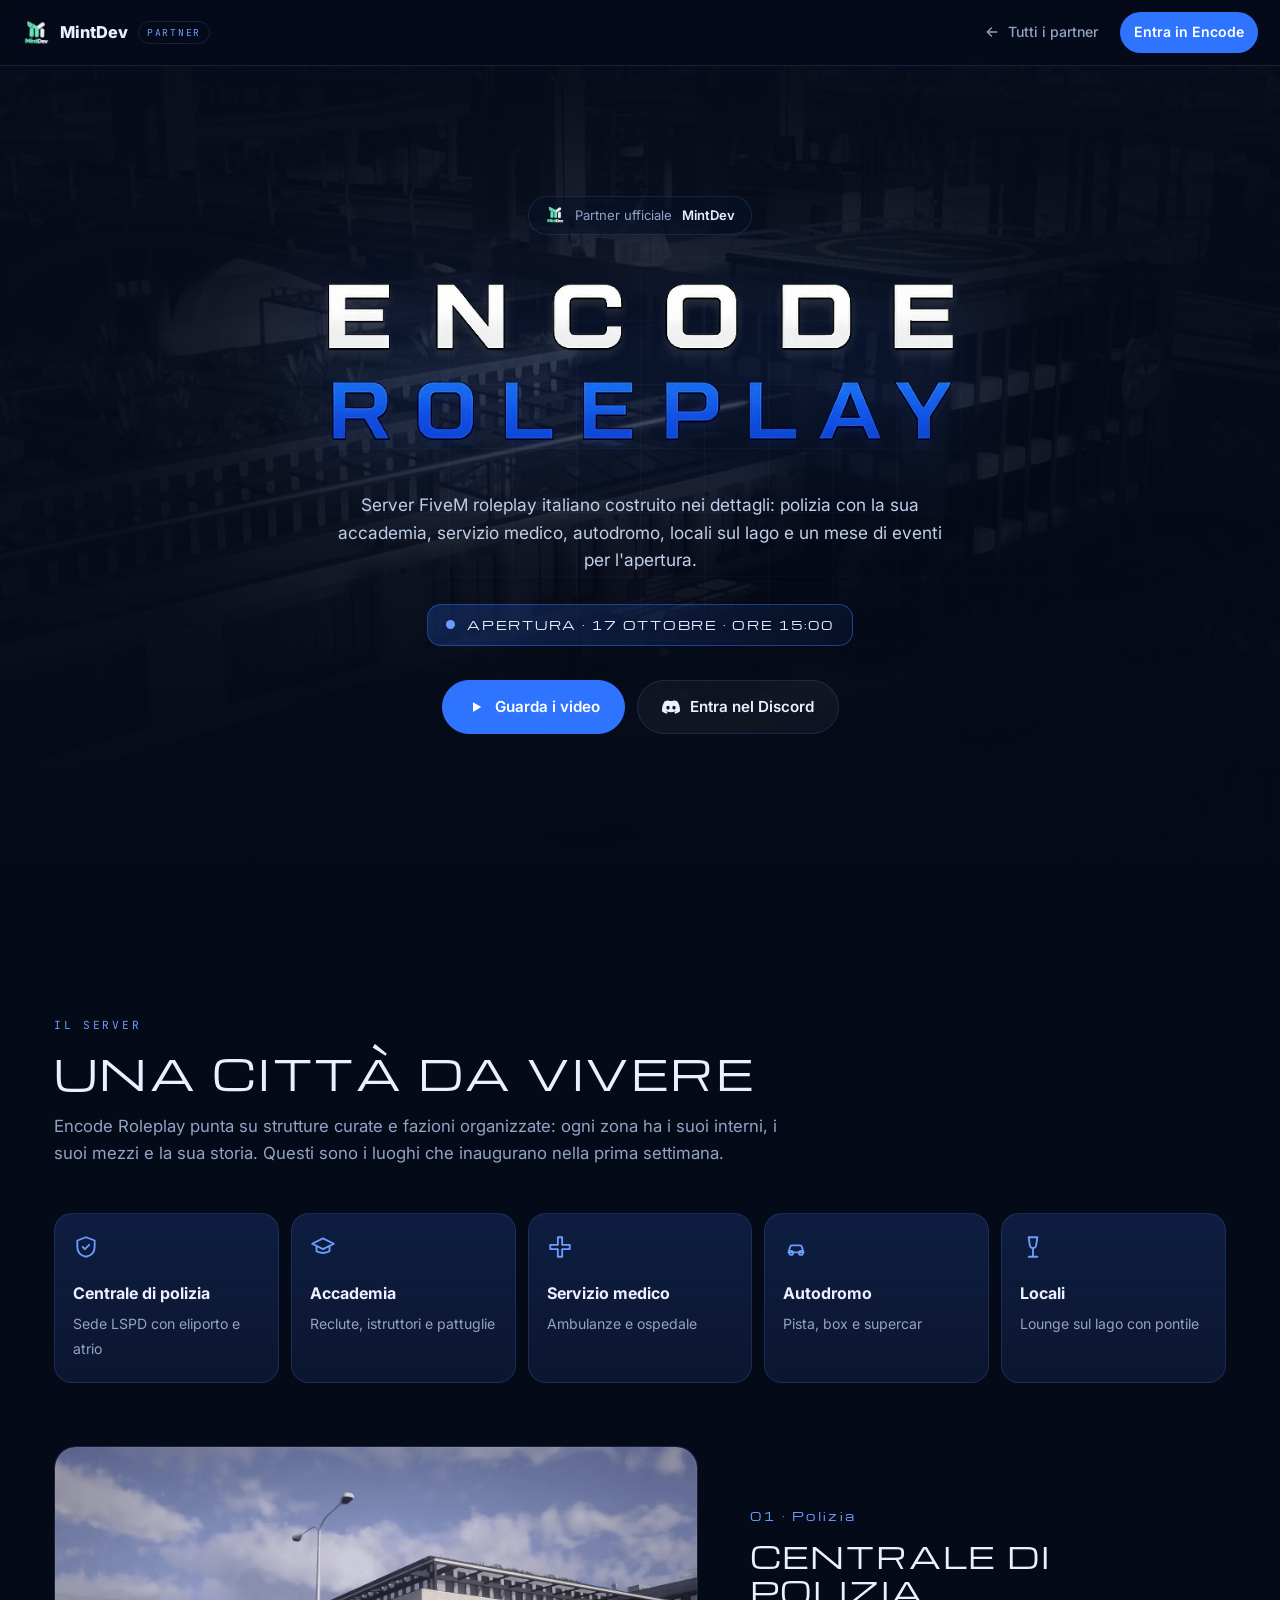
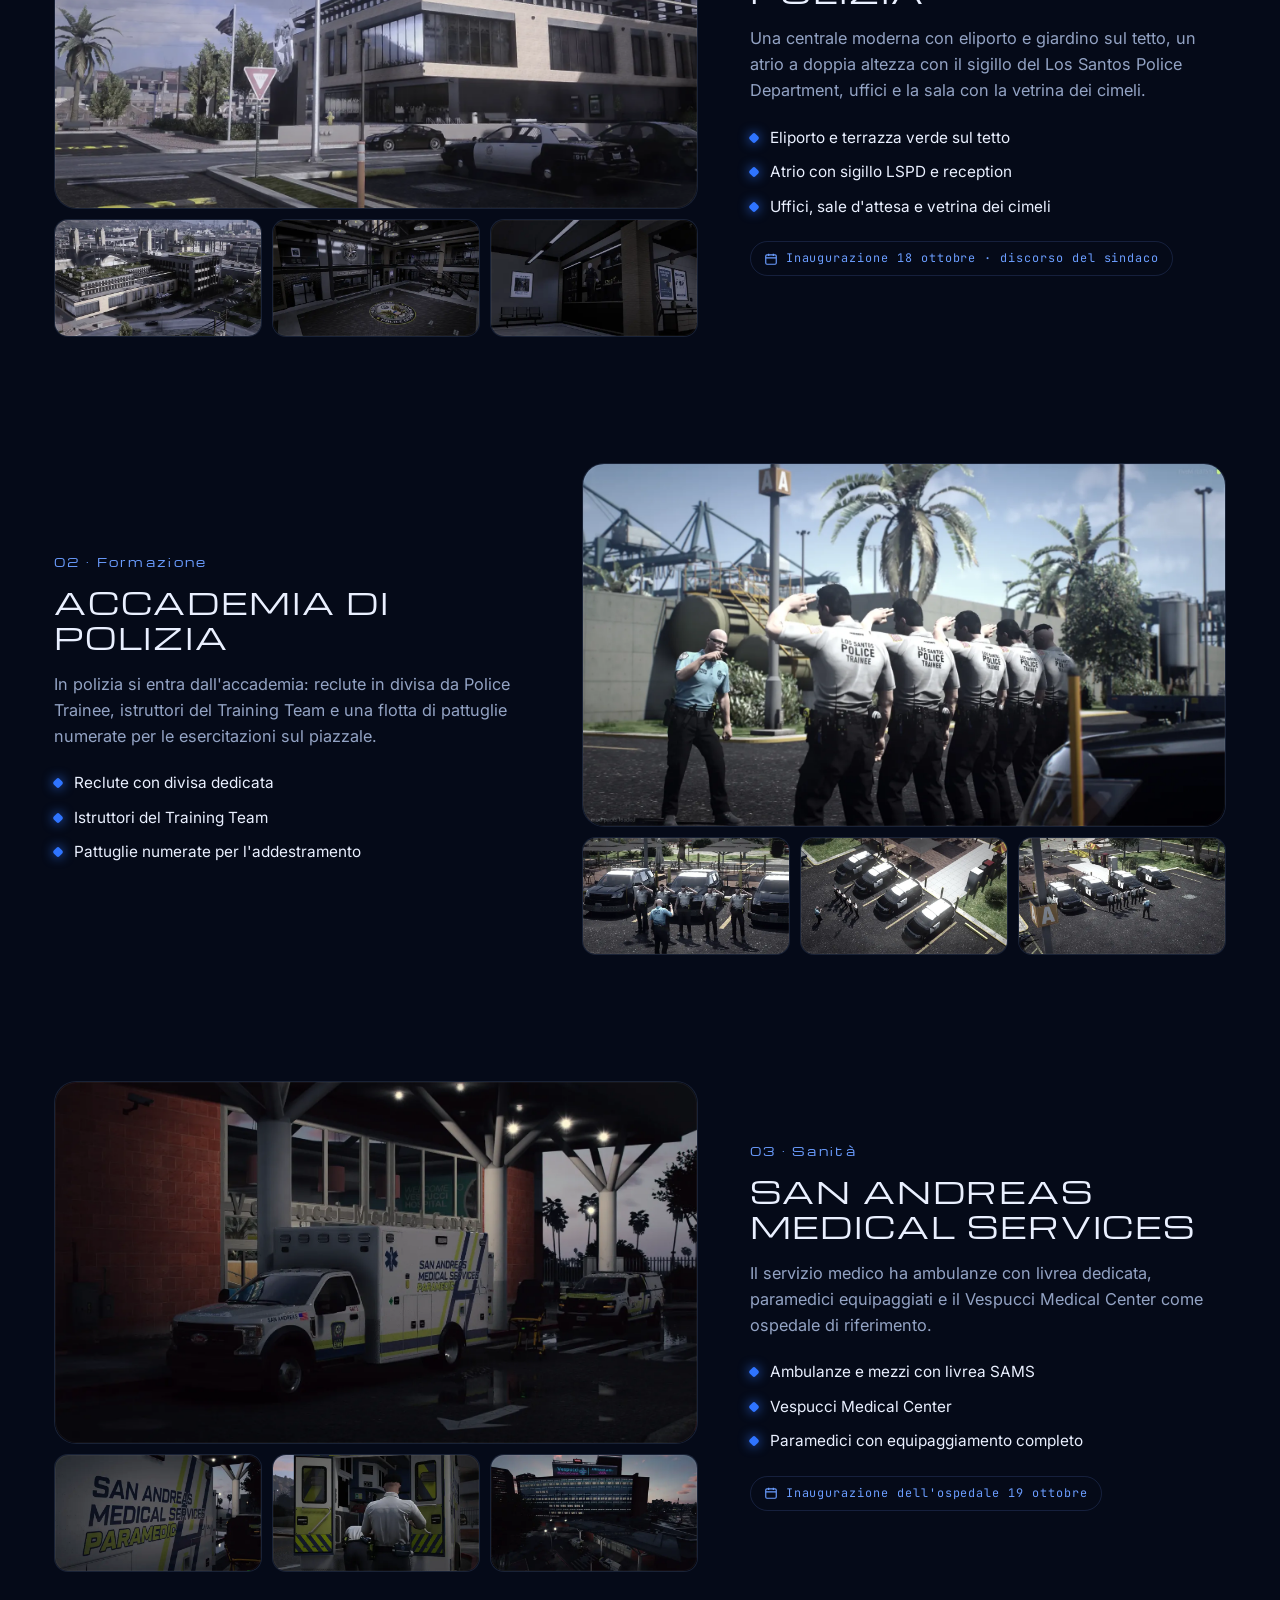
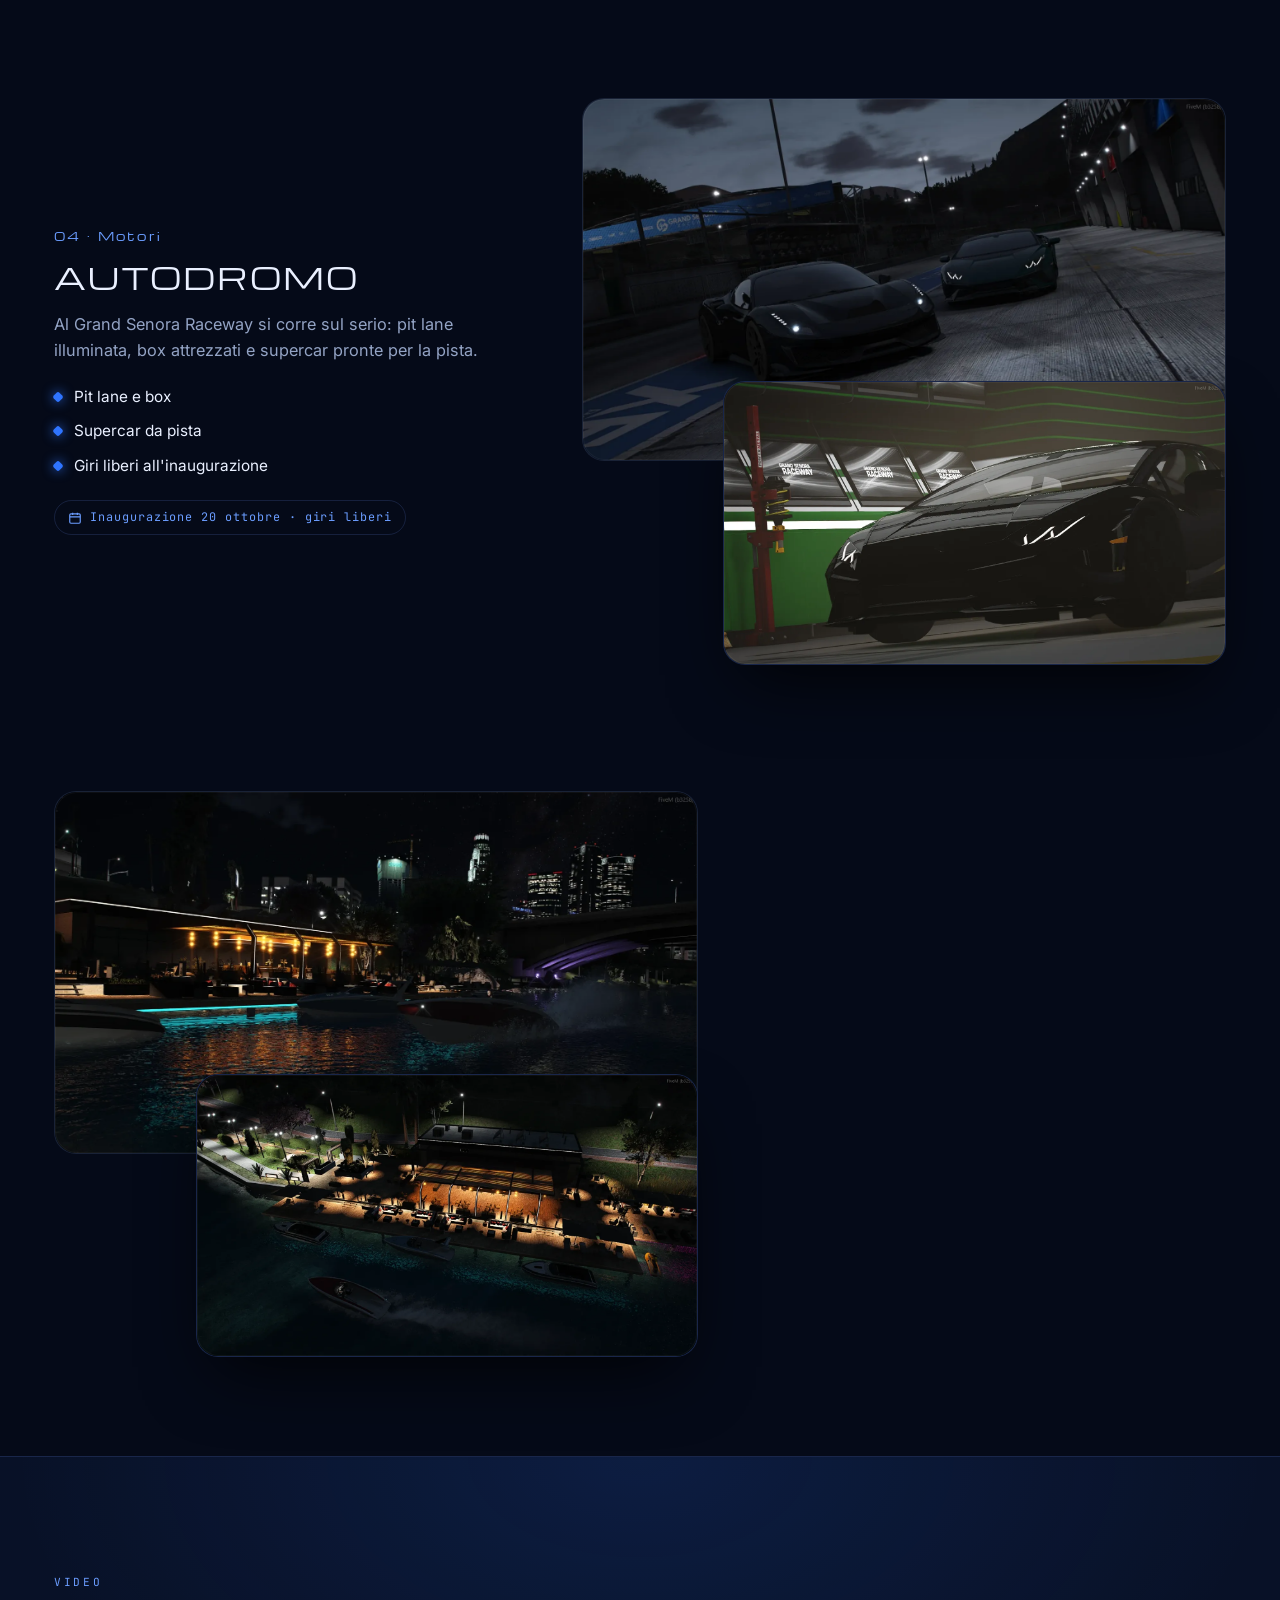
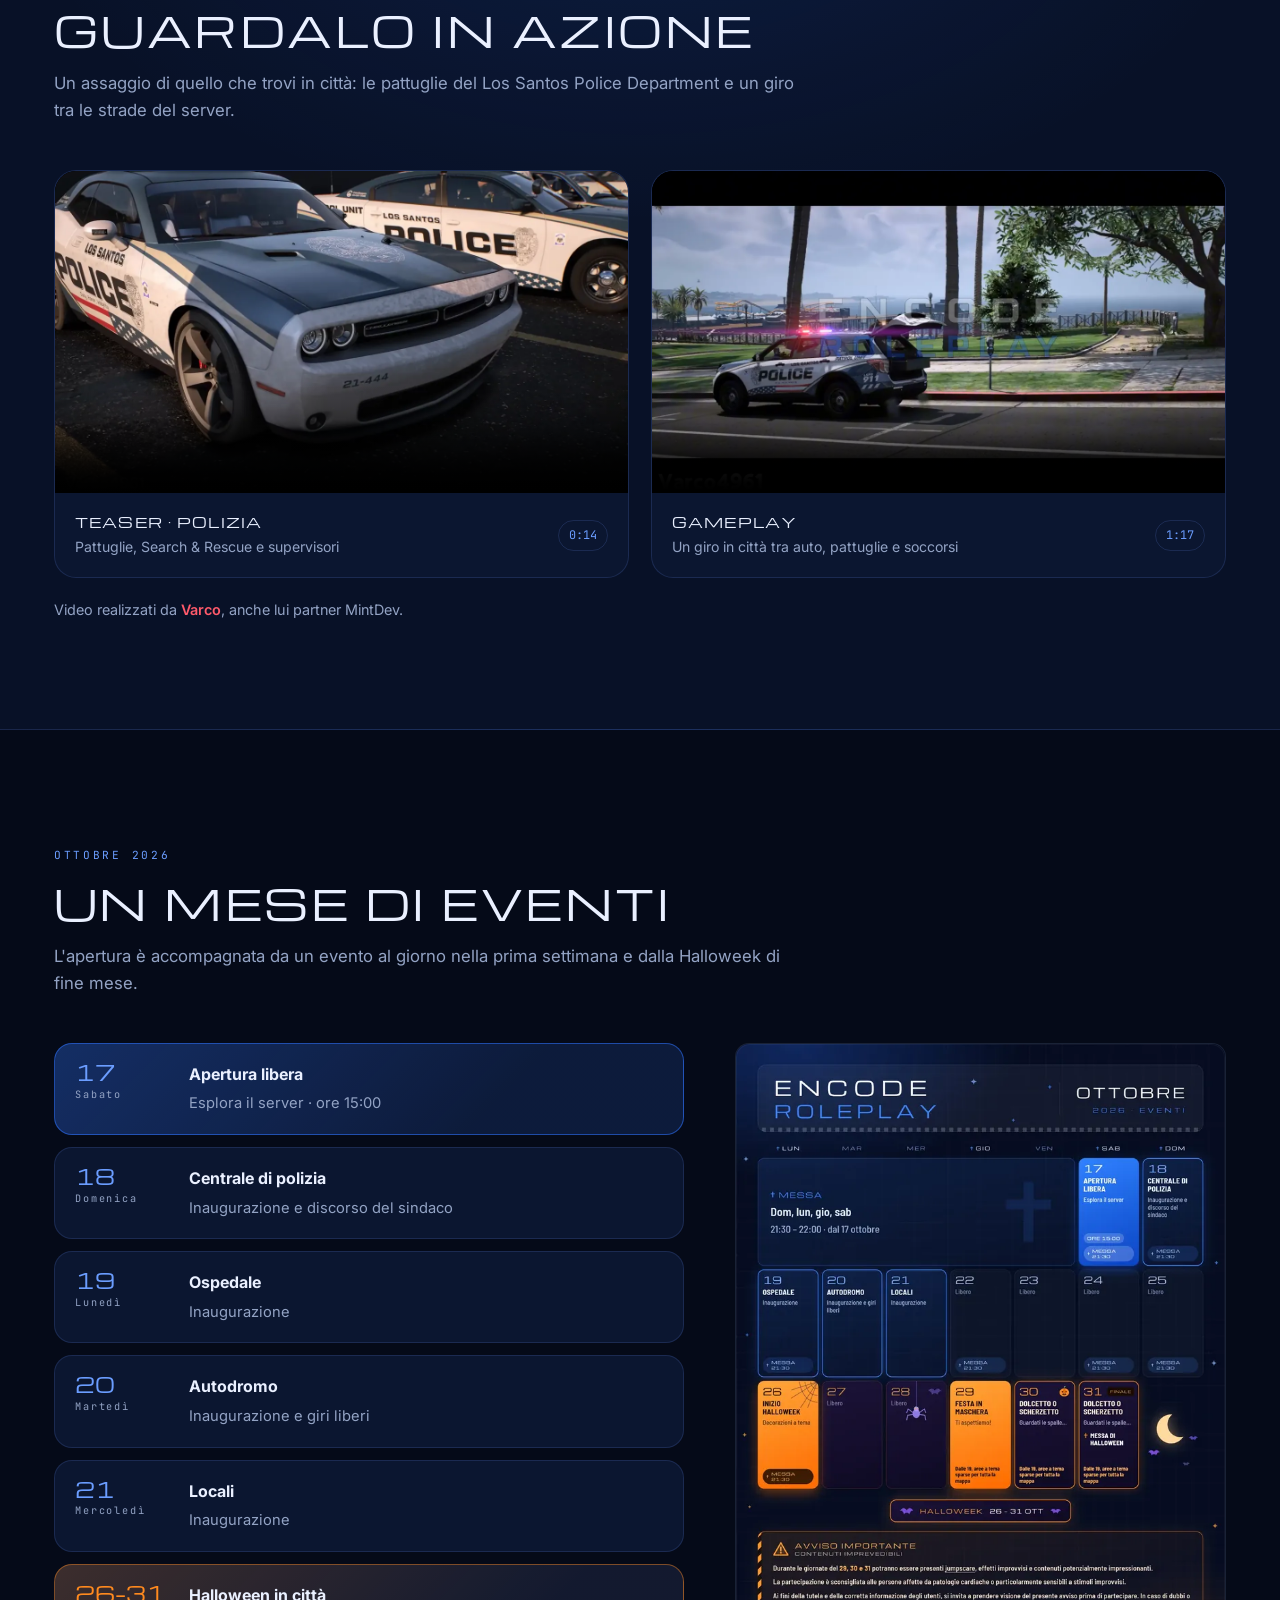
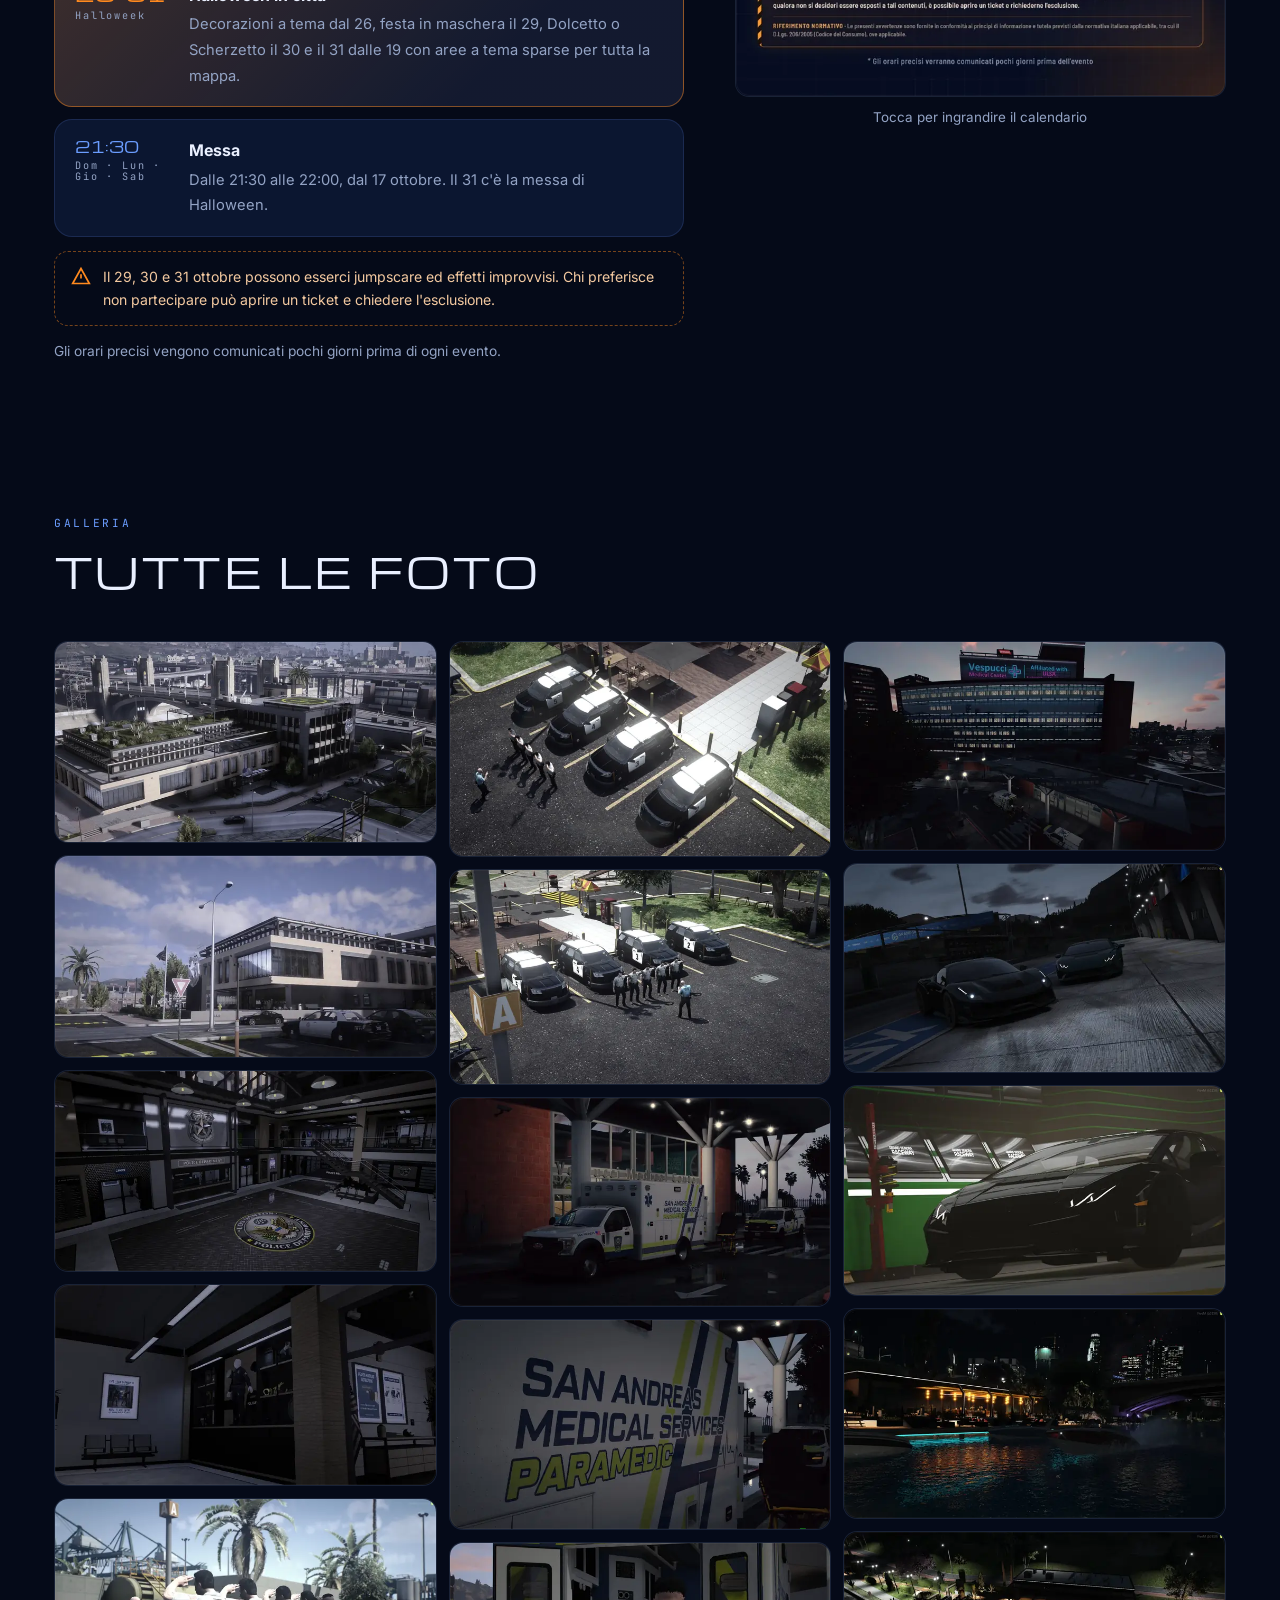
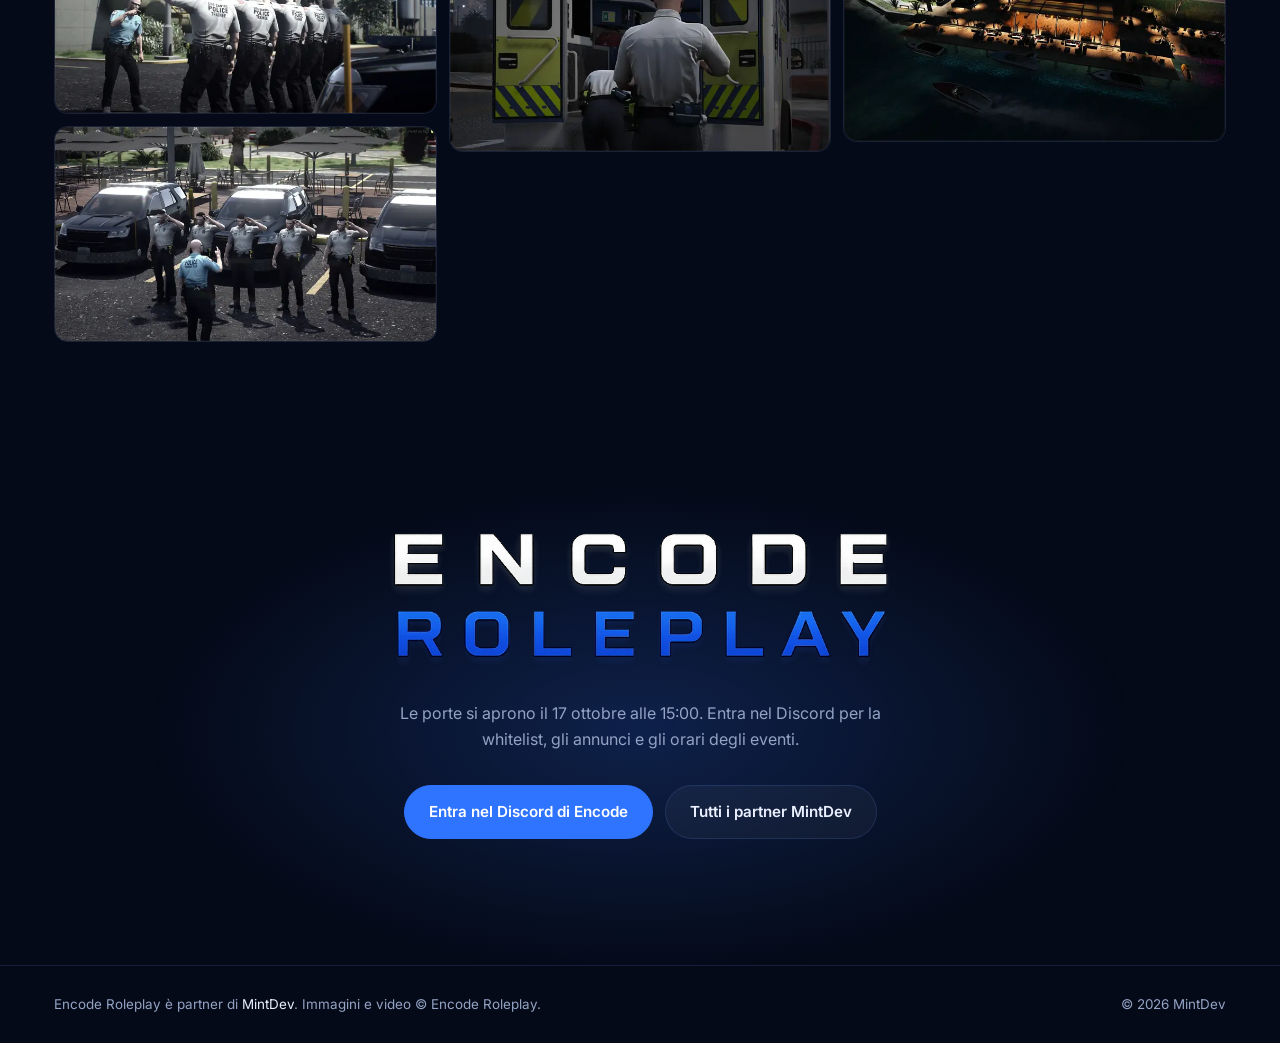
<file: partner/encode/index.html>
<!doctype html>
<html lang="it">
<head>
<meta charset="utf-8">
<meta name="viewport" content="width=device-width,initial-scale=1">
<title>Encode Roleplay · Partner MintDev</title>
<meta name="description" content="Encode Roleplay, server FiveM roleplay italiano partner di MintDev: centrale di polizia, accademia, servizio medico, autodromo, locali sul lago ed eventi dal 17 ottobre.">
<link rel="canonical" href="https://mintdev.eu/partner/encode/">
<link rel="icon" href="../../assets/logo.webp">
<meta property="og:title" content="Encode Roleplay · Partner MintDev">
<meta property="og:description" content="Server FiveM roleplay italiano: polizia, accademia, ospedale, autodromo, locali ed eventi. Apertura il 17 ottobre.">
<meta property="og:image" content="https://mintdev.eu/assets/partner/encode/banner.webp">
<meta name="theme-color" content="#050a18">
<link rel="preconnect" href="https://fonts.googleapis.com">
<link rel="preconnect" href="https://fonts.gstatic.com" crossorigin>
<link href="https://fonts.googleapis.com/css2?family=Michroma&family=Inter:wght@400;500;600;700&family=JetBrains+Mono:wght@400;600&display=swap" rel="stylesheet">
<style>
:root{
  --bg:#050a18;--bg-2:#081127;--card:#0b1630;--line:rgba(110,150,255,.16);--line-2:rgba(255,255,255,.07);
  --blue:#2f74ff;--blue-2:#6b9dff;--blue-dim:rgba(47,116,255,.14);--orange:#ff8a1f;--mint:#5fe3b4;
  --text:#eaf0ff;--muted:#93a3c4;
  --display:'Michroma','Inter',system-ui,sans-serif;--body:'Inter',system-ui,sans-serif;--mono:'JetBrains Mono',monospace;
  --ease:cubic-bezier(.2,.8,.2,1);
}
*{box-sizing:border-box;margin:0;padding:0}
html{background:var(--bg);scroll-behavior:smooth;scroll-padding-top:84px}
html.lock,html.lock body{overflow:hidden}
body{font-family:var(--body);color:var(--text);background:var(--bg);-webkit-font-smoothing:antialiased;overflow-x:hidden;line-height:1.6}
img,video{display:block;max-width:100%}
a{color:inherit;text-decoration:none}
::selection{background:var(--blue);color:#fff}
:focus-visible{outline:2px solid var(--blue-2);outline-offset:3px;border-radius:6px}
.wrap{max-width:1220px;margin:0 auto;padding:0 24px}
.lbl{font-family:var(--mono);font-size:.7rem;letter-spacing:.24em;text-transform:uppercase;color:var(--blue-2)}
h1,h2,h3{font-family:var(--display);font-weight:400;letter-spacing:.06em;text-transform:uppercase;line-height:1.15}

/* barra in alto */
.top{position:fixed;inset:0 0 auto 0;z-index:50;height:66px;display:flex;align-items:center;gap:14px;padding:0 22px;
  background:rgba(5,10,24,.72);backdrop-filter:blur(16px) saturate(1.4);-webkit-backdrop-filter:blur(16px) saturate(1.4);border-bottom:1px solid var(--line)}
.top .brand{display:flex;align-items:center;gap:10px;font-weight:800;font-size:1.02rem}
.top .brand img{width:28px;height:28px;object-fit:contain}
.top .brand small{font-family:var(--mono);font-weight:400;font-size:.6rem;letter-spacing:.18em;text-transform:uppercase;color:var(--blue-2);padding:3px 8px;border:1px solid var(--line);border-radius:99px}
.top nav{margin-left:auto;display:flex;align-items:center;gap:8px}
.top nav a{display:inline-flex;align-items:center;gap:8px;font-size:.88rem;font-weight:500;color:var(--muted);padding:9px 14px;border-radius:99px;transition:color .2s,background .2s}
.top nav a:hover{color:var(--text);background:rgba(255,255,255,.05)}
.top nav a svg{width:16px;height:16px}
.top nav a.cta{background:var(--blue);color:#fff;font-weight:600}
.top nav a.cta:hover{background:#4383ff;box-shadow:0 0 30px rgba(47,116,255,.55)}
@media(max-width:560px){.top .brand small,.top nav a.back span{display:none}.top nav a.back{padding:9px}}

.btn{display:inline-flex;align-items:center;gap:10px;font-weight:600;font-size:.95rem;padding:14px 24px;border-radius:99px;border:1px solid var(--line);transition:background .3s,box-shadow .3s,border-color .3s,color .3s}
.btn svg{width:18px;height:18px;flex:none}
.btn.primary{background:var(--blue);border-color:var(--blue);color:#fff}
.btn.primary:hover{box-shadow:0 0 50px rgba(47,116,255,.6)}
.btn.ghost{background:rgba(255,255,255,.04)}
.btn.ghost:hover{border-color:var(--blue-2);color:#fff;background:var(--blue-dim)}

/* hero */
#hero{position:relative;min-height:100svh;display:grid;place-items:center;text-align:center;overflow:hidden;padding:120px 0 90px;isolation:isolate}
.hero-bg{position:absolute;inset:-4%;z-index:-2;background:url(../../assets/partner/encode/centrale-alto.webp) center/cover;filter:saturate(.75);animation:kb 26s ease-in-out infinite alternate}
@keyframes kb{to{transform:scale(1.08) translate(-1.5%,-1%)}}
#hero::before{content:"";position:absolute;inset:0;z-index:-1;
  background:radial-gradient(ellipse 60% 55% at 50% 48%,rgba(5,10,24,.55),rgba(5,10,24,.92) 70%),linear-gradient(180deg,rgba(5,10,24,.7),rgba(5,10,24,.35) 40%,var(--bg) 96%)}
#hero::after{content:"";position:absolute;inset:0;z-index:-1;pointer-events:none;opacity:.35;
  background-image:linear-gradient(var(--line) 1px,transparent 1px),linear-gradient(90deg,var(--line) 1px,transparent 1px);background-size:64px 64px;
  mask-image:radial-gradient(ellipse 60% 50% at 50% 50%,#000 10%,transparent 70%);-webkit-mask-image:radial-gradient(ellipse 60% 50% at 50% 50%,#000 10%,transparent 70%)}
.hero-in{display:flex;flex-direction:column;align-items:center}
.partner-pill{display:inline-flex;align-items:center;gap:10px;padding:8px 16px;border-radius:99px;border:1px solid var(--line);background:rgba(8,17,39,.6);font-size:.82rem;color:var(--muted);margin-bottom:34px}
.partner-pill img{width:20px;height:20px}
.partner-pill b{color:var(--text);font-weight:600}
.hero-logo{width:min(660px,86vw);filter:drop-shadow(0 20px 60px rgba(47,116,255,.35))}
.hero-sub{max-width:620px;margin:28px auto 0;color:#c4d0ea;font-size:1.08rem}
.opening{display:inline-flex;align-items:center;gap:12px;margin-top:30px;padding:10px 18px;border-radius:14px;border:1px solid rgba(47,116,255,.45);background:linear-gradient(135deg,rgba(47,116,255,.22),rgba(47,116,255,.06));font-family:var(--display);font-size:.78rem;letter-spacing:.14em;text-transform:uppercase}
.opening i{width:9px;height:9px;border-radius:50%;background:var(--blue-2);box-shadow:0 0 0 0 rgba(107,157,255,.7);animation:ping 1.8s infinite}
@keyframes ping{70%{box-shadow:0 0 0 12px rgba(107,157,255,0)}100%{box-shadow:0 0 0 0 rgba(107,157,255,0)}}
.hero-cta{display:flex;flex-wrap:wrap;justify-content:center;gap:12px;margin-top:34px}
@media(max-width:480px){.opening{font-size:.6rem;letter-spacing:.08em;padding:10px 14px}}

section{position:relative}
.sec{padding:13vh 0 4vh}
.sec-head{max-width:760px;margin-bottom:46px}
.sec-head h2{font-size:clamp(1.5rem,3.4vw,2.6rem);margin:14px 0 16px}
.sec-head p{color:var(--muted);font-size:1.05rem}

/* intro */
.facts{display:grid;grid-template-columns:repeat(5,1fr);gap:12px}
.fact{padding:20px 18px;border-radius:18px;border:1px solid var(--line);background:linear-gradient(180deg,rgba(47,116,255,.08),transparent),var(--card);transition:border-color .3s,translate .4s var(--ease)}
.fact:hover{border-color:rgba(107,157,255,.5);translate:0 -4px}
.fact svg{width:26px;height:26px;stroke:var(--blue-2);fill:none;stroke-width:1.7;stroke-linecap:round;stroke-linejoin:round;margin-bottom:14px}
.fact b{display:block;font-weight:700;margin-bottom:4px}
.fact span{color:var(--muted);font-size:.88rem;line-height:1.5}
@media(max-width:980px){.facts{grid-template-columns:repeat(2,1fr)}.fact:last-child{grid-column:1/-1}}

/* blocchi */
.feat{display:grid;grid-template-columns:1.15fr .85fr;gap:clamp(24px,4vw,60px);align-items:center;padding:7vh 0}
.feat.rev{grid-template-columns:.85fr 1.15fr}
.feat.rev .media{order:2}
.media{display:grid;gap:10px}
.media .main{border-radius:22px}
.shot{position:relative;display:block;overflow:hidden;border-radius:14px;border:1px solid var(--line-2);background:var(--bg-2);cursor:zoom-in}
.shot img{width:100%;height:100%;object-fit:cover;aspect-ratio:16/9;transition:scale .7s var(--ease),filter .4s}
.shot:hover img{scale:1.05}
.shot::after{content:"";position:absolute;inset:0;border-radius:inherit;box-shadow:inset 0 0 0 1px rgba(255,255,255,.04);pointer-events:none}
.thumbs{display:grid;grid-template-columns:repeat(3,1fr);gap:10px}
.media.duo .shot:nth-child(2){width:78%;justify-self:end;margin-top:-14%;box-shadow:0 30px 70px -20px rgba(0,0,0,.85);border-color:var(--line)}
.copy .num{font-family:var(--display);font-size:.72rem;letter-spacing:.2em;color:var(--blue-2)}
.copy h3{font-size:clamp(1.25rem,2.6vw,1.9rem);margin:14px 0 16px}
.copy p{color:var(--muted);font-size:1.02rem}
.copy ul{list-style:none;display:grid;gap:10px;margin-top:22px}
.copy li{display:flex;gap:12px;align-items:flex-start;font-size:.96rem}
.copy li::before{content:"";flex:none;width:8px;height:8px;margin-top:8px;border-radius:2px;background:var(--blue);box-shadow:0 0 12px var(--blue);transform:rotate(45deg)}
.date{display:inline-flex;align-items:center;gap:8px;margin-top:22px;padding:7px 13px;border-radius:99px;border:1px solid var(--line);font-family:var(--mono);font-size:.74rem;letter-spacing:.08em;color:var(--blue-2)}
.date svg{width:14px;height:14px;stroke:currentColor;fill:none;stroke-width:2}
@media(max-width:900px){.feat,.feat.rev{grid-template-columns:1fr}.feat.rev .media{order:0}}

/* video */
#video{background:radial-gradient(ellipse 70% 60% at 50% 0%,rgba(47,116,255,.12),transparent 70%),var(--bg-2);border-top:1px solid var(--line);border-bottom:1px solid var(--line);padding-bottom:12vh}
.vids{display:grid;grid-template-columns:repeat(2,1fr);gap:22px}
.vid{border-radius:22px;border:1px solid var(--line);background:var(--card);overflow:hidden}
.vid video{width:100%;aspect-ratio:16/9;background:#000}
.vid-body{display:flex;align-items:center;justify-content:space-between;gap:12px;padding:18px 20px}
.vid-body b{display:block;font-family:var(--display);font-weight:400;font-size:.88rem;letter-spacing:.08em;text-transform:uppercase}
.vid-body span{color:var(--muted);font-size:.88rem}
.vid-body em{font-style:normal;font-family:var(--mono);font-size:.74rem;color:var(--blue-2);padding:5px 10px;border-radius:99px;border:1px solid var(--line);white-space:nowrap}
.credit{margin-top:20px;color:var(--muted);font-size:.9rem}
.credit a{color:#ff5a6b;font-weight:600}
.credit a:hover{text-decoration:underline}
@media(max-width:860px){.vids{grid-template-columns:1fr}}

/* eventi */
.ev-grid{display:grid;grid-template-columns:1fr .78fr;gap:clamp(24px,4vw,56px);align-items:start}
.timeline{list-style:none;position:relative;display:grid;gap:12px}
.timeline li{position:relative;display:grid;grid-template-columns:96px 1fr;gap:18px;padding:18px 20px;border-radius:18px;border:1px solid var(--line);background:var(--card)}
.timeline .d{font-family:var(--display);font-size:1.3rem;line-height:1.05;color:var(--blue-2)}
.timeline .d small{display:block;font-family:var(--mono);font-size:.64rem;letter-spacing:.18em;color:var(--muted);margin-top:6px}
.timeline b{display:block;font-weight:700;margin-bottom:3px}
.timeline span{color:var(--muted);font-size:.92rem}
.timeline li.hl{border-color:rgba(47,116,255,.55);background:linear-gradient(135deg,rgba(47,116,255,.25),rgba(47,116,255,.05) 70%),var(--card)}
.timeline li.hw{border-color:rgba(255,138,31,.45);background:linear-gradient(135deg,rgba(255,138,31,.2),rgba(255,138,31,.03) 70%),var(--card)}
.timeline li.hw .d{color:var(--orange)}
.timeline li.mass .d{font-size:1rem}
.warn{display:flex;gap:12px;margin-top:14px;padding:14px 16px;border-radius:14px;border:1px dashed rgba(255,138,31,.45);color:#f3c9a0;font-size:.88rem}
.warn svg{flex:none;width:20px;height:20px;stroke:var(--orange);fill:none;stroke-width:2}
.note{margin-top:14px;color:var(--muted);font-size:.86rem}
.poster{position:sticky;top:96px}
.poster .shot img{aspect-ratio:3/4}
.poster figcaption{margin-top:10px;color:var(--muted);font-size:.84rem;text-align:center}
@media(max-width:900px){.ev-grid{grid-template-columns:1fr}.poster{position:static;max-width:520px;margin:0 auto}}
@media(max-width:480px){.timeline li{grid-template-columns:1fr;gap:8px}}

/* galleria */
.gallery{columns:3 280px;column-gap:12px}
.gallery .shot{margin-bottom:12px;break-inside:avoid}
.gallery .shot img{aspect-ratio:auto}

/* cta */
#cta{text-align:center;padding:16vh 0 14vh;overflow:hidden;isolation:isolate}
#cta::before{content:"";position:absolute;inset:0;z-index:-1;background:radial-gradient(ellipse 55% 60% at 50% 60%,rgba(47,116,255,.22),transparent 70%)}
#cta img{width:min(520px,80vw);margin:0 auto 26px}
#cta p{color:var(--muted);max-width:520px;margin:0 auto 32px}
#cta .row{display:flex;flex-wrap:wrap;justify-content:center;gap:12px}
footer{border-top:1px solid var(--line);padding:28px 0;color:var(--muted);font-size:.84rem}
footer .wrap{display:flex;flex-wrap:wrap;justify-content:space-between;gap:12px;align-items:center}
footer a{color:var(--text)}
footer a:hover{color:var(--blue-2)}

/* lightbox */
#lb{position:fixed;inset:0;z-index:100;display:grid;place-items:center;padding:60px 70px;background:rgba(3,6,14,.94);backdrop-filter:blur(10px);-webkit-backdrop-filter:blur(10px);opacity:0;visibility:hidden;transition:opacity .3s,visibility 0s linear .3s}
#lb.on{opacity:1;visibility:visible;transition:opacity .3s}
#lb figure{display:flex;flex-direction:column;align-items:center;gap:14px;max-width:100%;max-height:100%}
#lb img{max-width:min(1600px,100%);max-height:calc(100svh - 150px);border-radius:14px;box-shadow:0 40px 120px rgba(0,0,0,.7)}
#lb figcaption{color:var(--muted);font-size:.9rem;text-align:center}
#lb button{position:absolute;display:grid;place-items:center;width:46px;height:46px;border-radius:50%;border:1px solid var(--line);background:rgba(11,22,48,.8);color:var(--text);cursor:pointer;transition:background .2s,border-color .2s}
#lb button:hover{background:var(--blue);border-color:var(--blue)}
#lb button svg{width:20px;height:20px}
#lb .lb-x{top:16px;right:16px}
#lb .lb-p{left:14px;top:50%;translate:0 -50%}
#lb .lb-n{right:14px;top:50%;translate:0 -50%}
@media(max-width:700px){#lb{padding:70px 10px}#lb .lb-p,#lb .lb-n{top:auto;bottom:16px;translate:none}#lb .lb-p{left:calc(50% - 56px)}#lb .lb-n{right:calc(50% - 56px)}}

/* comparsa */
.js .rv{opacity:0;translate:0 34px;transition:opacity .9s var(--ease),translate .9s var(--ease)}
.js .rv.in{opacity:1;translate:0 0}
@media(prefers-reduced-motion:reduce){.hero-bg{animation:none}.js .rv{opacity:1;translate:none;transition:none}html{scroll-behavior:auto}}
</style>
<script>document.documentElement.classList.add('js')</script>
</head>
<body>

<header class="top">
  <a class="brand" href="../../"><img src="../../assets/logo.webp" alt="">MintDev <small>Partner</small></a>
  <nav>
    <a class="back" href="../../#partner"><svg viewBox="0 0 24 24" fill="none" stroke="currentColor" stroke-width="2" stroke-linecap="round" stroke-linejoin="round"><path d="M19 12H5M11 18l-6-6 6-6"/></svg><span>Tutti i partner</span></a>
    <a class="cta" data-link="encode" href="#" target="_blank" rel="noopener">Entra in Encode</a>
  </nav>
</header>

<!-- ============ HERO ============ -->
<section id="hero">
  <div class="hero-bg" aria-hidden="true"></div>
  <div class="wrap hero-in">
    <div class="partner-pill"><img src="../../assets/logo.webp" alt="">Partner ufficiale <b>MintDev</b></div>
    <h1><img class="hero-logo" src="../../assets/partner/encode/logo.webp" alt="Encode Roleplay"></h1>
    <p class="hero-sub">Server FiveM roleplay italiano costruito nei dettagli: polizia con la sua accademia, servizio medico, autodromo, locali sul lago e un mese di eventi per l'apertura.</p>
    <div class="opening"><i></i>Apertura · 17 ottobre · ore 15:00</div>
    <div class="hero-cta">
      <a class="btn primary" href="#video"><svg viewBox="0 0 24 24" fill="currentColor"><path d="M8 5.5v13l11-6.5z"/></svg>Guarda i video</a>
      <a class="btn ghost" data-link="encode" href="#" target="_blank" rel="noopener"><svg viewBox="0 0 24 24" fill="currentColor"><path d="M20.32 4.37a19.8 19.8 0 0 0-4.89-1.52.07.07 0 0 0-.08.04c-.21.38-.44.87-.6 1.25a18.27 18.27 0 0 0-5.49 0 12.64 12.64 0 0 0-.62-1.25.08.08 0 0 0-.08-.04 19.74 19.74 0 0 0-4.89 1.52.07.07 0 0 0-.03.03C.53 9.05-.32 13.58.1 18.06a.08.08 0 0 0 .03.06 19.9 19.9 0 0 0 5.99 3.03.08.08 0 0 0 .08-.03c.46-.63.87-1.3 1.23-1.99a.08.08 0 0 0-.04-.11 13.1 13.1 0 0 1-1.87-.89.08.08 0 0 1-.01-.13l.37-.29a.07.07 0 0 1 .08-.01c3.93 1.79 8.18 1.79 12.06 0a.07.07 0 0 1 .08.01l.37.29a.08.08 0 0 1-.01.13c-.6.35-1.22.65-1.87.89a.08.08 0 0 0-.04.11c.36.7.77 1.36 1.23 1.99a.08.08 0 0 0 .08.03 19.84 19.84 0 0 0 6-3.03.08.08 0 0 0 .03-.06c.5-5.18-.84-9.68-3.55-13.66a.06.06 0 0 0-.03-.03zM8.02 15.33c-1.18 0-2.16-1.08-2.16-2.42 0-1.33.96-2.42 2.16-2.42 1.21 0 2.18 1.1 2.16 2.42 0 1.34-.96 2.42-2.16 2.42zm7.97 0c-1.18 0-2.15-1.08-2.15-2.42 0-1.33.95-2.42 2.15-2.42 1.21 0 2.18 1.1 2.16 2.42 0 1.34-.95 2.42-2.16 2.42z"/></svg>Entra nel Discord</a>
    </div>
  </div>
</section>

<!-- ============ IL SERVER ============ -->
<section class="sec" id="server"><div class="wrap">
  <div class="sec-head rv">
    <div class="lbl">Il server</div>
    <h2>Una città da vivere</h2>
    <p>Encode Roleplay punta su strutture curate e fazioni organizzate: ogni zona ha i suoi interni, i suoi mezzi e la sua storia. Questi sono i luoghi che inaugurano nella prima settimana.</p>
  </div>
  <div class="facts">
    <a class="fact rv" href="#centrale"><svg viewBox="0 0 24 24"><path d="M12 3 4 6v6c0 5 3.5 8 8 9 4.5-1 8-4 8-9V6z"/><path d="m9 12 2 2 4-4"/></svg><b>Centrale di polizia</b><span>Sede LSPD con eliporto e atrio</span></a>
    <a class="fact rv" href="#accademia"><svg viewBox="0 0 24 24"><path d="M2 9l10-5 10 5-10 5z"/><path d="M6 11v5c3 2 9 2 12 0v-5"/></svg><b>Accademia</b><span>Reclute, istruttori e pattuglie</span></a>
    <a class="fact rv" href="#sanita"><svg viewBox="0 0 24 24"><path d="M10 3h4v7h7v4h-7v7h-4v-7H3v-4h7z"/></svg><b>Servizio medico</b><span>Ambulanze e ospedale</span></a>
    <a class="fact rv" href="#autodromo"><svg viewBox="0 0 24 24"><path d="M5 17h14l-1.5-5a2 2 0 0 0-2-1.5h-7a2 2 0 0 0-2 1.5z"/><circle cx="7.5" cy="17.5" r="1.8"/><circle cx="16.5" cy="17.5" r="1.8"/></svg><b>Autodromo</b><span>Pista, box e supercar</span></a>
    <a class="fact rv" href="#locali"><svg viewBox="0 0 24 24"><path d="M8 3h8l-1 7a3 3 0 0 1-6 0z"/><path d="M12 13v8M8 21h8"/></svg><b>Locali</b><span>Lounge sul lago con pontile</span></a>
  </div>

  <!-- centrale -->
  <div class="feat" id="centrale">
    <div class="media rv">
      <a class="shot main" href="../../assets/partner/encode/centrale-esterno.webp" data-lb="../../assets/partner/encode/centrale-esterno.webp" data-cap="Centrale di polizia · esterno"><img src="../../assets/partner/encode/centrale-esterno.webp" alt="Esterno della centrale di polizia di Encode Roleplay" loading="lazy"></a>
      <div class="thumbs">
        <a class="shot" href="../../assets/partner/encode/centrale-alto.webp" data-lb="../../assets/partner/encode/centrale-alto.webp" data-cap="Centrale di polizia · vista dall'alto con eliporto"><img src="../../assets/partner/encode/centrale-alto-s.webp" alt="Centrale di polizia vista dall'alto" loading="lazy"></a>
        <a class="shot" href="../../assets/partner/encode/centrale-atrio.webp" data-lb="../../assets/partner/encode/centrale-atrio.webp" data-cap="Centrale di polizia · atrio con il sigillo LSPD"><img src="../../assets/partner/encode/centrale-atrio-s.webp" alt="Atrio della centrale con il sigillo del Los Santos Police Department" loading="lazy"></a>
        <a class="shot" href="../../assets/partner/encode/centrale-vetrina.webp" data-lb="../../assets/partner/encode/centrale-vetrina.webp" data-cap="Centrale di polizia · sala con la vetrina dei cimeli"><img src="../../assets/partner/encode/centrale-vetrina-s.webp" alt="Sala della centrale con la vetrina dei cimeli" loading="lazy"></a>
      </div>
    </div>
    <div class="copy rv">
      <div class="num">01 · Polizia</div>
      <h3>Centrale di polizia</h3>
      <p>Una centrale moderna con eliporto e giardino sul tetto, un atrio a doppia altezza con il sigillo del Los Santos Police Department, uffici e la sala con la vetrina dei cimeli.</p>
      <ul><li>Eliporto e terrazza verde sul tetto</li><li>Atrio con sigillo LSPD e reception</li><li>Uffici, sale d'attesa e vetrina dei cimeli</li></ul>
      <div class="date"><svg viewBox="0 0 24 24"><rect x="3" y="5" width="18" height="16" rx="2"/><path d="M3 10h18M8 3v4M16 3v4"/></svg>Inaugurazione 18 ottobre · discorso del sindaco</div>
    </div>
  </div>

  <!-- accademia -->
  <div class="feat rev" id="accademia">
    <div class="media rv">
      <a class="shot main" href="../../assets/partner/encode/accademia-reclute.webp" data-lb="../../assets/partner/encode/accademia-reclute.webp" data-cap="Accademia · reclute in formazione"><img src="../../assets/partner/encode/accademia-reclute.webp" alt="Reclute dell'accademia di polizia in formazione" loading="lazy"></a>
      <div class="thumbs">
        <a class="shot" href="../../assets/partner/encode/accademia-saluto.webp" data-lb="../../assets/partner/encode/accademia-saluto.webp" data-cap="Accademia · il saluto all'istruttore"><img src="../../assets/partner/encode/accademia-saluto-s.webp" alt="Reclute che salutano l'istruttore" loading="lazy"></a>
        <a class="shot" href="../../assets/partner/encode/accademia-flotta.webp" data-lb="../../assets/partner/encode/accademia-flotta.webp" data-cap="Accademia · la flotta di pattuglie numerate"><img src="../../assets/partner/encode/accademia-flotta-s.webp" alt="Pattuglie numerate dell'accademia" loading="lazy"></a>
        <a class="shot" href="../../assets/partner/encode/accademia-piazzale.webp" data-lb="../../assets/partner/encode/accademia-piazzale.webp" data-cap="Accademia · esercitazione sul piazzale"><img src="../../assets/partner/encode/accademia-piazzale-s.webp" alt="Esercitazione dell'accademia sul piazzale" loading="lazy"></a>
      </div>
    </div>
    <div class="copy rv">
      <div class="num">02 · Formazione</div>
      <h3>Accademia di polizia</h3>
      <p>In polizia si entra dall'accademia: reclute in divisa da Police Trainee, istruttori del Training Team e una flotta di pattuglie numerate per le esercitazioni sul piazzale.</p>
      <ul><li>Reclute con divisa dedicata</li><li>Istruttori del Training Team</li><li>Pattuglie numerate per l'addestramento</li></ul>
    </div>
  </div>

  <!-- sanità -->
  <div class="feat" id="sanita">
    <div class="media rv">
      <a class="shot main" href="../../assets/partner/encode/ems-ambulanza.webp" data-lb="../../assets/partner/encode/ems-ambulanza.webp" data-cap="San Andreas Medical Services · ambulanza al Vespucci Medical Center"><img src="../../assets/partner/encode/ems-ambulanza.webp" alt="Ambulanza del San Andreas Medical Services davanti all'ospedale" loading="lazy"></a>
      <div class="thumbs">
        <a class="shot" href="../../assets/partner/encode/ems-livrea.webp" data-lb="../../assets/partner/encode/ems-livrea.webp" data-cap="San Andreas Medical Services · livrea Paramedic"><img src="../../assets/partner/encode/ems-livrea-s.webp" alt="Livrea dell'ambulanza San Andreas Medical Services Paramedic" loading="lazy"></a>
        <a class="shot" href="../../assets/partner/encode/paramedici.webp" data-lb="../../assets/partner/encode/paramedici.webp" data-cap="San Andreas Medical Services · paramedici al lavoro"><img src="../../assets/partner/encode/paramedici-s.webp" alt="Paramedici al retro dell'ambulanza" loading="lazy"></a>
        <a class="shot" href="../../assets/partner/encode/ospedale.webp" data-lb="../../assets/partner/encode/ospedale.webp" data-cap="Vespucci Medical Center"><img src="../../assets/partner/encode/ospedale-s.webp" alt="Vespucci Medical Center al tramonto" loading="lazy"></a>
      </div>
    </div>
    <div class="copy rv">
      <div class="num">03 · Sanità</div>
      <h3>San Andreas Medical Services</h3>
      <p>Il servizio medico ha ambulanze con livrea dedicata, paramedici equipaggiati e il Vespucci Medical Center come ospedale di riferimento.</p>
      <ul><li>Ambulanze e mezzi con livrea SAMS</li><li>Vespucci Medical Center</li><li>Paramedici con equipaggiamento completo</li></ul>
      <div class="date"><svg viewBox="0 0 24 24"><rect x="3" y="5" width="18" height="16" rx="2"/><path d="M3 10h18M8 3v4M16 3v4"/></svg>Inaugurazione dell'ospedale 19 ottobre</div>
    </div>
  </div>

  <!-- autodromo -->
  <div class="feat rev" id="autodromo">
    <div class="media duo rv">
      <a class="shot main" href="../../assets/partner/encode/autodromo.webp" data-lb="../../assets/partner/encode/autodromo.webp" data-cap="Grand Senora Raceway · pit lane"><img src="../../assets/partner/encode/autodromo.webp" alt="Supercar nella pit lane del Grand Senora Raceway" loading="lazy"></a>
      <a class="shot main" href="../../assets/partner/encode/autodromo-box.webp" data-lb="../../assets/partner/encode/autodromo-box.webp" data-cap="Grand Senora Raceway · ai box"><img src="../../assets/partner/encode/autodromo-box.webp" alt="Supercar ai box dell'autodromo" loading="lazy"></a>
    </div>
    <div class="copy rv">
      <div class="num">04 · Motori</div>
      <h3>Autodromo</h3>
      <p>Al Grand Senora Raceway si corre sul serio: pit lane illuminata, box attrezzati e supercar pronte per la pista.</p>
      <ul><li>Pit lane e box</li><li>Supercar da pista</li><li>Giri liberi all'inaugurazione</li></ul>
      <div class="date"><svg viewBox="0 0 24 24"><rect x="3" y="5" width="18" height="16" rx="2"/><path d="M3 10h18M8 3v4M16 3v4"/></svg>Inaugurazione 20 ottobre · giri liberi</div>
    </div>
  </div>

  <!-- locali -->
  <div class="feat" id="locali">
    <div class="media duo rv">
      <a class="shot main" href="../../assets/partner/encode/lounge-notte.webp" data-lb="../../assets/partner/encode/lounge-notte.webp" data-cap="Lounge sul lago · di notte"><img src="../../assets/partner/encode/lounge-notte.webp" alt="Lounge sul lago di notte con le barche" loading="lazy"></a>
      <a class="shot main" href="../../assets/partner/encode/lounge-lago.webp" data-lb="../../assets/partner/encode/lounge-lago.webp" data-cap="Lounge sul lago · vista dall'alto"><img src="../../assets/partner/encode/lounge-lago.webp" alt="Lounge sul lago vista dall'alto" loading="lazy"></a>
    </div>
    <div class="copy rv">
      <div class="num">05 · Locali</div>
      <h3>Lounge sul lago</h3>
      <p>Terrazza sull'acqua, luci calde e pontile per le barche: il posto giusto per la sera, da raggiungere anche via lago con lo skyline sullo sfondo.</p>
      <ul><li>Terrazza e salottini all'aperto</li><li>Pontile per barche e moto d'acqua</li><li>Vista sullo skyline della città</li></ul>
      <div class="date"><svg viewBox="0 0 24 24"><rect x="3" y="5" width="18" height="16" rx="2"/><path d="M3 10h18M8 3v4M16 3v4"/></svg>Inaugurazione dei locali 21 ottobre</div>
    </div>
  </div>
</div></section>

<!-- ============ VIDEO ============ -->
<section class="sec" id="video"><div class="wrap">
  <div class="sec-head rv">
    <div class="lbl">Video</div>
    <h2>Guardalo in azione</h2>
    <p>Un assaggio di quello che trovi in città: le pattuglie del Los Santos Police Department e un giro tra le strade del server.</p>
  </div>
  <div class="vids">
    <div class="vid rv">
      <video controls preload="none" playsinline poster="../../assets/partner/encode/teaser-poster.webp"><source src="../../assets/partner/encode/teaser.mp4" type="video/mp4"></video>
      <div class="vid-body"><div><b>Teaser · Polizia</b><span>Pattuglie, Search &amp; Rescue e supervisori</span></div><em>0:14</em></div>
    </div>
    <div class="vid rv">
      <video controls preload="none" playsinline poster="../../assets/partner/encode/gameplay-poster.webp"><source src="../../assets/partner/encode/gameplay.mp4" type="video/mp4"></video>
      <div class="vid-body"><div><b>Gameplay</b><span>Un giro in città tra auto, pattuglie e soccorsi</span></div><em>1:17</em></div>
    </div>
  </div>
  <p class="credit rv">Video realizzati da <a data-link="varco" href="#" target="_blank" rel="noopener">Varco</a>, anche lui partner MintDev.</p>
</div></section>

<!-- ============ EVENTI ============ -->
<section class="sec" id="eventi"><div class="wrap">
  <div class="sec-head rv">
    <div class="lbl">Ottobre 2026</div>
    <h2>Un mese di eventi</h2>
    <p>L'apertura è accompagnata da un evento al giorno nella prima settimana e dalla Halloweek di fine mese.</p>
  </div>
  <div class="ev-grid">
    <div>
      <ul class="timeline">
        <li class="hl rv"><div class="d">17<small>Sabato</small></div><div><b>Apertura libera</b><span>Esplora il server · ore 15:00</span></div></li>
        <li class="rv"><div class="d">18<small>Domenica</small></div><div><b>Centrale di polizia</b><span>Inaugurazione e discorso del sindaco</span></div></li>
        <li class="rv"><div class="d">19<small>Lunedì</small></div><div><b>Ospedale</b><span>Inaugurazione</span></div></li>
        <li class="rv"><div class="d">20<small>Martedì</small></div><div><b>Autodromo</b><span>Inaugurazione e giri liberi</span></div></li>
        <li class="rv"><div class="d">21<small>Mercoledì</small></div><div><b>Locali</b><span>Inaugurazione</span></div></li>
        <li class="hw rv"><div class="d">26–31<small>Halloweek</small></div><div><b>Halloween in città</b><span>Decorazioni a tema dal 26, festa in maschera il 29, Dolcetto o Scherzetto il 30 e il 31 dalle 19 con aree a tema sparse per tutta la mappa.</span></div></li>
        <li class="mass rv"><div class="d">21:30<small>Dom · Lun · Gio · Sab</small></div><div><b>Messa</b><span>Dalle 21:30 alle 22:00, dal 17 ottobre. Il 31 c'è la messa di Halloween.</span></div></li>
      </ul>
      <div class="warn rv"><svg viewBox="0 0 24 24"><path d="M12 3 2 21h20zM12 10v5M12 18h.01"/></svg><span>Il 29, 30 e 31 ottobre possono esserci jumpscare ed effetti improvvisi. Chi preferisce non partecipare può aprire un ticket e chiedere l'esclusione.</span></div>
      <p class="note rv">Gli orari precisi vengono comunicati pochi giorni prima di ogni evento.</p>
    </div>
    <figure class="poster rv">
      <a class="shot" href="../../assets/partner/encode/eventi-ottobre.webp" data-lb="../../assets/partner/encode/eventi-ottobre.webp" data-cap="Calendario eventi · ottobre 2026"><img src="../../assets/partner/encode/eventi-ottobre-s.webp" alt="Calendario degli eventi di ottobre 2026 di Encode Roleplay" loading="lazy"></a>
      <figcaption>Tocca per ingrandire il calendario</figcaption>
    </figure>
  </div>
</div></section>

<!-- ============ GALLERIA ============ -->
<section class="sec" id="galleria"><div class="wrap">
  <div class="sec-head rv">
    <div class="lbl">Galleria</div>
    <h2>Tutte le foto</h2>
  </div>
  <div class="gallery" id="gallery"></div>
</div></section>

<!-- ============ CTA ============ -->
<section id="cta"><div class="wrap rv">
  <img src="../../assets/partner/encode/logo.webp" alt="Encode Roleplay" loading="lazy">
  <p>Le porte si aprono il 17 ottobre alle 15:00. Entra nel Discord per la whitelist, gli annunci e gli orari degli eventi.</p>
  <div class="row">
    <a class="btn primary" data-link="encode" href="#" target="_blank" rel="noopener">Entra nel Discord di Encode</a>
    <a class="btn ghost" href="../../#partner">Tutti i partner MintDev</a>
  </div>
</div></section>

<footer><div class="wrap">
  <span>Encode Roleplay è partner di <a href="../../">MintDev</a>. Immagini e video © Encode Roleplay.</span>
  <span>© <span id="yr">2026</span> MintDev</span>
</div></footer>

<div id="lb" role="dialog" aria-modal="true" aria-label="Foto ingrandita" tabindex="-1">
  <button class="lb-x" type="button" aria-label="Chiudi"><svg viewBox="0 0 24 24" fill="none" stroke="currentColor" stroke-width="2" stroke-linecap="round"><path d="M6 6l12 12M18 6 6 18"/></svg></button>
  <button class="lb-p" type="button" aria-label="Foto precedente"><svg viewBox="0 0 24 24" fill="none" stroke="currentColor" stroke-width="2" stroke-linecap="round" stroke-linejoin="round"><path d="m15 6-6 6 6 6"/></svg></button>
  <figure><img alt=""><figcaption></figcaption></figure>
  <button class="lb-n" type="button" aria-label="Foto successiva"><svg viewBox="0 0 24 24" fill="none" stroke="currentColor" stroke-width="2" stroke-linecap="round" stroke-linejoin="round"><path d="m9 6 6 6-6 6"/></svg></button>
</div>

<script>
/* ======================================================
   LINK — modifica qui
   ====================================================== */
const LINKS = {
  encode: "https://discord.gg/BVpXH7WbMP",                                   // <-- invito Discord di Encode Roleplay (se vuoto i pulsanti non compaiono)
  varco:  "https://varco.store"
};
document.querySelectorAll('[data-link]').forEach(a=>{
  const url=LINKS[a.dataset.link];
  if(url)a.href=url;else a.remove();
});
document.getElementById('yr').textContent=new Date().getFullYear();

/* galleria: tutte le foto */
const A='../../assets/partner/encode/';
const PHOTOS=[
  ['centrale-alto','Centrale di polizia · vista dall\'alto'],['centrale-esterno','Centrale di polizia · esterno'],
  ['centrale-atrio','Centrale di polizia · atrio'],['centrale-vetrina','Centrale di polizia · vetrina dei cimeli'],
  ['accademia-reclute','Accademia · reclute'],['accademia-saluto','Accademia · saluto all\'istruttore'],
  ['accademia-flotta','Accademia · pattuglie numerate'],['accademia-piazzale','Accademia · esercitazione'],
  ['ems-ambulanza','San Andreas Medical Services · ambulanza'],['ems-livrea','San Andreas Medical Services · livrea'],
  ['paramedici','Paramedici al lavoro'],['ospedale','Vespucci Medical Center'],
  ['autodromo','Grand Senora Raceway · pit lane'],['autodromo-box','Grand Senora Raceway · box'],
  ['lounge-notte','Lounge sul lago · di notte'],['lounge-lago','Lounge sul lago · dall\'alto']
];
document.getElementById('gallery').innerHTML=PHOTOS.map(([f,c])=>
  `<a class="shot rv" href="${A}${f}.webp" data-lb="${A}${f}.webp" data-cap="${c.replace(/"/g,'&quot;')}"><img src="${A}${f}-s.webp" alt="${c.replace(/"/g,'&quot;')}" loading="lazy"></a>`).join('');

/* lightbox */
(function(){
  const lb=document.getElementById('lb'),img=lb.querySelector('img'),cap=lb.querySelector('figcaption');
  let items=[],cur=0,last=null;
  const show=i=>{cur=(i+items.length)%items.length;const el=items[cur];img.src=el.dataset.lb;img.alt=el.dataset.cap||'';cap.textContent=el.dataset.cap||''};
  const open=(list,i)=>{items=list;show(i);last=document.activeElement;lb.classList.add('on');document.documentElement.classList.add('lock');lb.focus()};
  const close=()=>{if(!lb.classList.contains('on'))return;lb.classList.remove('on');document.documentElement.classList.remove('lock');last&&last.focus()};
  document.addEventListener('click',e=>{
    const a=e.target.closest('[data-lb]');if(!a)return;e.preventDefault();
    const scope=a.closest('#gallery')?[...document.querySelectorAll('#gallery [data-lb]')]:[...document.querySelectorAll('[data-lb]')].filter(x=>!x.closest('#gallery'));
    open(scope,scope.indexOf(a));
  });
  lb.querySelector('.lb-x').addEventListener('click',close);
  lb.querySelector('.lb-p').addEventListener('click',()=>show(cur-1));
  lb.querySelector('.lb-n').addEventListener('click',()=>show(cur+1));
  lb.addEventListener('click',e=>{if(e.target===lb||e.target.tagName==='FIGURE')close()});
  addEventListener('keydown',e=>{if(!lb.classList.contains('on'))return;if(e.key==='Escape')close();if(e.key==='ArrowLeft')show(cur-1);if(e.key==='ArrowRight')show(cur+1)});
  let x0=null;
  lb.addEventListener('touchstart',e=>x0=e.touches[0].clientX,{passive:true});
  lb.addEventListener('touchend',e=>{if(x0===null)return;const dx=e.changedTouches[0].clientX-x0;if(Math.abs(dx)>50)show(cur+(dx<0?1:-1));x0=null});
})();

/* un solo video alla volta */
const vids=[...document.querySelectorAll('video')];
vids.forEach(v=>v.addEventListener('play',()=>vids.forEach(o=>o!==v&&o.pause())));

/* comparsa allo scroll */
const io=new IntersectionObserver(es=>es.forEach(e=>{if(e.isIntersecting){e.target.classList.add('in');io.unobserve(e.target)}}),{rootMargin:'0px 0px -8% 0px'});
document.querySelectorAll('.rv').forEach(el=>io.observe(el));
</script>
</body>
</html>
</file>
<file: assets/mintdev-pages.css>
/* MintDev — stile delle pagine Showcase (/showcase/) e Documentazione (/docs/) */
:root{
  --mint:#5fe3b4; --mint-2:#2fc990; --mint-dim:rgba(95,227,180,.12);
  --bg:#040907; --bg-2:#07100d; --card:#0a1511; --line:rgba(95,227,180,.16);
  --text:#eef6f2; --muted:#8fa89d;
  --display:'Bricolage Grotesque',system-ui,sans-serif;
  --body:'Inter',system-ui,sans-serif; --mono:'JetBrains Mono',monospace; --serif:'Instrument Serif',Georgia,serif;
  --ease:cubic-bezier(.2,.8,.2,1);
}
*{box-sizing:border-box;margin:0;padding:0}
html{background:var(--bg);scroll-behavior:smooth}
body{font-family:var(--body);color:var(--text);background:var(--bg);overflow-x:hidden;-webkit-font-smoothing:antialiased;min-height:100vh;display:flex;flex-direction:column}
main{flex:1}
img{display:block;max-width:100%}
a{color:inherit;text-decoration:none}
::selection{background:var(--mint);color:#04120c}
:focus-visible{outline:2px solid var(--mint);outline-offset:4px;border-radius:6px}
body::after{content:"";position:fixed;inset:0;pointer-events:none;z-index:180;opacity:.055;
  background-image:url("data:image/svg+xml;utf8,<svg xmlns='http://www.w3.org/2000/svg' width='160' height='160'><filter id='n'><feTurbulence type='fractalNoise' baseFrequency='.9' numOctaves='2'/></filter><rect width='100%' height='100%' filter='url(%23n)'/></svg>")}
.wrap{max-width:1240px;margin:0 auto;padding:0 24px}
.mono{font-family:var(--mono);letter-spacing:.2em;text-transform:uppercase;font-size:.72rem;color:var(--mint)}
.grad{background:linear-gradient(100deg,var(--mint),#c8ffeb 50%,var(--mint-2));-webkit-background-clip:text;background-clip:text;color:transparent}
.lux{font-family:var(--serif);font-style:italic;font-weight:400;letter-spacing:-.01em}
.pearl{background:linear-gradient(100deg,#8fe9c8,#f4fffb 30%,#7fe0bd 50%,#effff8 70%,#5fe3b4);background-size:220% 100%;-webkit-background-clip:text;background-clip:text;color:transparent;animation:sheen 7s linear infinite}
@keyframes sheen{to{background-position:-250% 0}}
@keyframes pulse{50%{opacity:.35;transform:scale(.7)}}

/* ---------- bottoni ---------- */
.btn{position:relative;display:inline-flex;align-items:center;gap:10px;font-weight:600;font-size:.92rem;padding:12px 22px;border-radius:999px;cursor:pointer;border:1px solid var(--line);overflow:hidden;isolation:isolate;transition:box-shadow .35s,color .35s,border-color .35s,background .35s}
.btn svg{width:18px;height:18px;flex:none}
.btn.primary{background:var(--mint);color:#04120c;border-color:var(--mint)}
.btn.primary::before{content:"";position:absolute;inset:0;z-index:-1;background:linear-gradient(110deg,transparent 30%,rgba(255,255,255,.55) 50%,transparent 70%);transform:translateX(-120%);transition:transform .8s var(--ease)}
.btn.primary:hover::before{transform:translateX(120%)}
.btn.primary:hover{box-shadow:0 0 50px rgba(95,227,180,.6)}
.btn.ghost{background:rgba(255,255,255,.03);color:var(--text)}
.btn.ghost:hover{border-color:var(--mint);color:var(--mint);background:var(--mint-dim)}
@property --ang{syntax:'<angle>';initial-value:0deg;inherits:false}
.btn.ghost::after{content:"";position:absolute;inset:0;border-radius:inherit;padding:1px;z-index:-1;
  background:conic-gradient(from var(--ang),transparent 0 70%,var(--mint) 85%,transparent 100%);
  -webkit-mask:linear-gradient(#000 0 0) content-box,linear-gradient(#000 0 0);-webkit-mask-composite:xor;mask-composite:exclude;animation:spinb 3.5s linear infinite}
@keyframes spinb{to{--ang:360deg}}

/* ---------- barra di navigazione (come la home) ---------- */
#nav{position:fixed;top:18px;left:50%;transform:translateX(-50%);z-index:150;display:flex;width:max-content;white-space:nowrap;align-items:center;gap:28px;padding:9px 10px 9px 18px;border-radius:999px;
  background:rgba(7,16,13,.6);backdrop-filter:blur(18px) saturate(1.5);-webkit-backdrop-filter:blur(18px) saturate(1.5);border:1px solid var(--line);transition:transform .6s var(--ease)}
#nav.hide{transform:translate(-50%,-150%)}
#nav .brand{display:flex;align-items:center;gap:10px;font-family:var(--display);font-weight:800;font-size:1.05rem}
#nav .brand img{width:28px;height:28px;object-fit:contain}
#nav .links{display:flex;gap:22px;font-size:.88rem;color:var(--muted)}
#nav .links a{position:relative;transition:color .25s}
#nav .links a:hover,#nav .links a[aria-current="page"]{color:var(--mint)}
#nav .links a[aria-current="page"]::after{content:"";position:absolute;left:0;right:0;bottom:-6px;height:2px;border-radius:2px;background:var(--mint);box-shadow:0 0 10px var(--mint)}
#nav .links a.hw{display:inline-flex;align-items:center;gap:7px;color:#ff9a3c}
#nav .links a.hw::before{content:"";width:7px;height:7px;border-radius:50%;background:#ff7a1a;box-shadow:0 0 10px #ff7a1a;animation:pulse 1.8s infinite}
#nav .links a.xm{display:inline-flex;align-items:center;gap:7px;color:#ff8a96}
#nav .links a.xm::before{content:"";width:7px;height:7px;border-radius:50%;background:#e3253c;box-shadow:0 0 10px #e3253c;animation:pulse 1.8s infinite}
.burger{display:none;position:relative;flex:none;width:40px;height:40px;border-radius:50%;border:1px solid var(--line);background:rgba(255,255,255,.04);cursor:pointer;-webkit-tap-highlight-color:transparent}
.burger i{position:absolute;left:11px;width:16px;height:2px;border-radius:2px;background:var(--text);transition:transform .35s var(--ease),opacity .2s}
.burger i:nth-child(1){top:13px}.burger i:nth-child(2){top:18px}.burger i:nth-child(3){top:23px}
.menu-open .burger{border-color:var(--mint)}
.menu-open .burger i:nth-child(1){transform:translateY(5px) rotate(45deg)}
.menu-open .burger i:nth-child(2){opacity:0}
.menu-open .burger i:nth-child(3){transform:translateY(-5px) rotate(-45deg)}
#mnav{position:fixed;inset:0;z-index:140;display:flex;flex-direction:column;padding:108px 22px calc(26px + env(safe-area-inset-bottom));overflow-y:auto;overscroll-behavior:contain;
  background:rgba(4,9,7,.95);backdrop-filter:blur(20px) saturate(1.4);-webkit-backdrop-filter:blur(20px) saturate(1.4);
  opacity:0;visibility:hidden;transition:opacity .35s var(--ease),visibility 0s linear .35s}
.menu-open #mnav{opacity:1;visibility:visible;transition:opacity .35s var(--ease)}
#mnav h5{font-family:var(--mono);font-size:.66rem;font-weight:600;letter-spacing:.22em;text-transform:uppercase;color:var(--mint);margin:22px 0 2px}
#mnav h5:first-child{margin-top:0}
#mnav a.mn{display:flex;align-items:center;gap:12px;padding:13px 2px;border-bottom:1px solid var(--line);font-family:var(--display);font-weight:700;font-size:1.28rem;color:var(--text)}
#mnav a.mn[aria-current="page"]{color:var(--mint)}
#mnav a.mn::after{content:"";margin-left:auto;width:8px;height:8px;border-top:2px solid currentColor;border-right:2px solid currentColor;transform:rotate(45deg);opacity:.35}
#mnav .dot{width:8px;height:8px;border-radius:50%;flex:none}
#mnav .dot.hw{background:#ff7a1a;box-shadow:0 0 10px #ff7a1a}
#mnav .dot.xm{background:#e3253c;box-shadow:0 0 10px #e3253c}
#mnav .mn-cta{display:flex;gap:10px;margin-top:28px}
#mnav .mn-cta .btn{flex:1;justify-content:center}
html.menu-open,html.menu-open body{overflow:hidden}
@media(max-width:1020px){#nav .links{display:none}#nav{gap:14px}#nav.hide{transform:translateX(-50%)}.burger{display:block}}
@media(max-width:360px){#nav{gap:10px;padding-left:14px}#nav .btn{padding:10px 16px}}

/* ---------- intestazione della pagina ---------- */
.pg-hero{position:relative;overflow:hidden;padding:170px 0 64px}
.pg-hero .gridbg{position:absolute;inset:0;pointer-events:none;background-image:linear-gradient(var(--line) 1px,transparent 1px),linear-gradient(90deg,var(--line) 1px,transparent 1px);background-size:64px 64px;
  mask-image:radial-gradient(ellipse 70% 80% at 50% 20%,#000 10%,transparent 70%);-webkit-mask-image:radial-gradient(ellipse 70% 80% at 50% 20%,#000 10%,transparent 70%);opacity:.45}
.aurora{position:absolute;inset:-20%;pointer-events:none;filter:blur(70px);opacity:.7}
.aurora i{position:absolute;border-radius:50%;mix-blend-mode:screen}
.aurora i:nth-child(1){width:46vmax;height:46vmax;left:10%;top:-10%;background:radial-gradient(circle,rgba(95,227,180,.28),transparent 65%);animation:a1 16s ease-in-out infinite alternate}
.aurora i:nth-child(2){width:38vmax;height:38vmax;right:5%;top:0;background:radial-gradient(circle,rgba(47,201,144,.2),transparent 65%);animation:a2 19s ease-in-out infinite alternate}
@keyframes a1{to{transform:translate(10vw,6vh) scale(1.15)}}
@keyframes a2{to{transform:translate(-12vw,8vh) scale(.85)}}
.pg-hero .wrap{position:relative;z-index:2}
.eyebrow{display:inline-flex;gap:10px;align-items:center;padding:8px 16px;border:1px solid var(--line);border-radius:99px;background:rgba(95,227,180,.05);backdrop-filter:blur(8px)}
.eyebrow b{width:7px;height:7px;border-radius:50%;background:var(--mint);box-shadow:0 0 10px var(--mint);animation:pulse 1.8s infinite}
.pg-hero h1{font-family:var(--display);font-weight:800;letter-spacing:-.05em;line-height:.95;font-size:clamp(2.8rem,7.4vw,6.4rem);margin:26px 0 22px;max-width:980px}
.pg-hero h1 .lux{display:block;font-size:1.06em;line-height:1;letter-spacing:-.02em;padding:.04em .08em .06em 0}
.pg-hero .lead{max-width:560px;color:var(--muted);font-size:clamp(1rem,1.4vw,1.15rem);line-height:1.65}
.pg-tools{display:flex;flex-wrap:wrap;align-items:center;justify-content:space-between;gap:16px;margin-top:40px}
.pg-count{font-family:var(--mono);font-size:.72rem;letter-spacing:.16em;text-transform:uppercase;color:var(--muted)}
.pg-count b{color:var(--mint);font-weight:600}

/* filtri */
.chips{display:flex;flex-wrap:wrap;gap:8px}
.chips button{font:inherit;font-family:var(--mono);font-size:.74rem;letter-spacing:.08em;padding:9px 16px;border-radius:99px;border:1px solid var(--line);background:rgba(255,255,255,.03);color:var(--muted);cursor:pointer;transition:color .25s,border-color .25s,background .25s}
.chips button:hover{color:var(--text);border-color:rgba(95,227,180,.4)}
.chips button[aria-pressed="true"]{background:var(--mint);border-color:var(--mint);color:#04120c;font-weight:600;box-shadow:0 0 24px -6px var(--mint)}

/* ricerca */
.search{position:relative;flex:1;max-width:460px;min-width:240px}
.search input{width:100%;font:inherit;font-size:.95rem;padding:14px 18px 14px 46px;border-radius:999px;border:1px solid var(--line);background:rgba(7,16,13,.7);color:var(--text);outline:none;transition:border-color .25s,box-shadow .25s}
.search input::placeholder{color:var(--muted)}
.search input:focus{border-color:rgba(95,227,180,.55);box-shadow:0 0 0 4px rgba(95,227,180,.1)}
.search svg{position:absolute;left:17px;top:50%;width:18px;height:18px;transform:translateY(-50%);color:var(--muted);pointer-events:none}

/* ---------- card showcase ---------- */
.pg-body{padding:8px 0 12vh}
.ss-grid{display:grid;grid-template-columns:repeat(2,1fr);gap:22px}
.ss-card{--pc:#5fe3b4;position:relative;display:flex;flex-direction:column;border-radius:28px;border:1px solid var(--line);overflow:hidden;isolation:isolate;
  background:radial-gradient(ellipse 80% 50% at 0% 100%,rgba(95,227,180,.08),transparent 65%),var(--card);
  background:radial-gradient(ellipse 80% 50% at 0% 100%,color-mix(in srgb,var(--pc) 9%,transparent),transparent 65%),var(--card);
  transition:border-color .35s,box-shadow .35s,translate .45s var(--ease),opacity .7s var(--ease),transform .7s var(--ease)}
.ss-card:hover{border-color:color-mix(in srgb,var(--pc) 55%,transparent);box-shadow:0 40px 80px -40px rgba(0,0,0,.9),0 0 80px -30px color-mix(in srgb,var(--pc) 50%,transparent);translate:0 -6px}
.ss-card[hidden]{display:none}
.ss-media{position:relative;display:block;aspect-ratio:16/9;overflow:hidden;background:#050505;border-bottom:1px solid var(--line)}
.ss-media img{width:100%;height:100%;object-fit:cover;object-position:top;transition:scale .7s var(--ease)}
.ss-card:hover .ss-media img{scale:1.04}
.ss-badge{align-self:flex-start;margin-bottom:-4px;font-family:var(--mono);font-size:.62rem;letter-spacing:.16em;text-transform:uppercase;padding:6px 11px;border-radius:99px;color:var(--pc);
  background:rgba(95,227,180,.05);border:1px solid var(--line);border-color:color-mix(in srgb,var(--pc) 45%,transparent)}
.ss-badge.new{background:var(--pc);border-color:var(--pc);color:var(--pi,#04120c);font-weight:600;box-shadow:0 0 24px -4px var(--pc)}
.ss-body{display:flex;flex-direction:column;gap:14px;padding:26px 28px 28px;flex:1}
.ss-top{display:flex;align-items:center;gap:10px;flex-wrap:wrap}
.ss-card h2{font-family:var(--display);font-weight:800;font-size:clamp(1.5rem,2.4vw,2rem);letter-spacing:-.035em;line-height:1}
.ss-ver{font-family:var(--mono);font-size:.66rem;letter-spacing:.12em;color:var(--muted);padding:4px 9px;border-radius:99px;border:1px solid var(--line)}
.ss-card p{color:var(--muted);line-height:1.65;font-size:.95rem}
.ss-fw{display:flex;flex-wrap:wrap;gap:8px}
.ss-fw span{font-family:var(--mono);font-size:.7rem;padding:5px 11px;border-radius:99px;border:1px solid var(--line);background:rgba(95,227,180,.04)}
.ss-actions{display:flex;flex-wrap:wrap;gap:10px;margin-top:auto;padding-top:6px}
.ss-actions .btn{padding:11px 20px;font-size:.88rem}
.ss-card .btn.primary{background:var(--pc);border-color:var(--pc);color:var(--pi,#04120c)}
.ss-card .btn.primary:hover{box-shadow:0 0 40px color-mix(in srgb,var(--pc) 60%,transparent)}
@media(max-width:860px){.ss-grid{grid-template-columns:1fr}.ss-body{padding:22px}}

/* ---------- card documentazione ---------- */
.doc-grid{display:grid;grid-template-columns:repeat(2,1fr);gap:18px}
.doc-card{--pc:#5fe3b4;position:relative;display:grid;grid-template-columns:auto 1fr auto;align-items:center;gap:20px;padding:24px 26px;border-radius:22px;border:1px solid var(--line);color:var(--text);
  background:radial-gradient(ellipse 70% 90% at 0% 50%,rgba(95,227,180,.08),transparent 60%),var(--card);
  background:radial-gradient(ellipse 70% 90% at 0% 50%,color-mix(in srgb,var(--pc) 9%,transparent),transparent 60%),var(--card);
  transition:border-color .35s,box-shadow .35s,translate .45s var(--ease),opacity .7s var(--ease),transform .7s var(--ease)}
.doc-card:hover{border-color:color-mix(in srgb,var(--pc) 55%,transparent);box-shadow:0 30px 70px -40px rgba(0,0,0,.9),0 0 70px -30px color-mix(in srgb,var(--pc) 50%,transparent);translate:0 -4px}
.doc-card[hidden]{display:none}
.doc-ic{width:68px;height:68px;flex:none;border-radius:18px;display:grid;place-items:center;overflow:hidden;border:1px solid var(--line);border-color:color-mix(in srgb,var(--pc) 35%,transparent);
  background:linear-gradient(140deg,color-mix(in srgb,var(--pc) 24%,transparent),color-mix(in srgb,var(--pc) 4%,transparent))}
.doc-ic img{width:80%;height:80%;object-fit:contain}
.doc-ic svg{width:30px;height:30px;color:var(--pc)}
.doc-card h2{font-family:var(--display);font-weight:800;font-size:1.3rem;letter-spacing:-.03em;line-height:1.1}
.doc-meta{font-family:var(--mono);font-size:.64rem;letter-spacing:.14em;text-transform:uppercase;color:var(--pc);margin-top:5px}
.doc-topics{display:flex;flex-wrap:wrap;gap:4px 14px;margin-top:10px;font-size:.84rem;color:var(--muted)}
.doc-topics span::before{content:"";display:inline-block;width:5px;height:5px;border-radius:50%;background:var(--pc);margin-right:7px;vertical-align:2px;opacity:.8}
.doc-go{width:44px;height:44px;display:grid;place-items:center;border-radius:50%;border:1px solid var(--line);color:var(--pc);transition:background .3s,color .3s,border-color .3s}
.doc-go svg{width:16px;height:16px;transition:translate .35s var(--ease)}
.doc-card:hover .doc-go{background:var(--pc);border-color:var(--pc);color:var(--pi,#04120c)}
.doc-card:hover .doc-go svg{translate:2px 0}
.doc-empty{display:none;padding:40px 24px;text-align:center;color:var(--muted);border:1px dashed var(--line);border-radius:22px}
.doc-empty.show{display:block}
.doc-help{margin-top:26px;display:flex;align-items:center;justify-content:space-between;gap:16px;flex-wrap:wrap;padding:22px 26px;border-radius:22px;border:1px dashed var(--line);color:var(--muted);line-height:1.6}
.doc-help b{color:var(--text)}
@media(max-width:860px){.doc-grid{grid-template-columns:1fr}}
@media(max-width:480px){.doc-card{grid-template-columns:auto 1fr;padding:20px;gap:16px}.doc-go{display:none}.doc-ic{width:56px;height:56px;border-radius:15px}}

/* ---------- invito finale ---------- */
.pg-cta{position:relative;overflow:hidden;margin:0 auto 12vh;max-width:1192px;width:calc(100% - 48px);padding:clamp(36px,6vw,72px);border-radius:32px;text-align:center;border:1px solid var(--line);
  background:radial-gradient(ellipse 60% 90% at 50% 0%,rgba(95,227,180,.16),transparent 70%),linear-gradient(160deg,#0b1a15,#060d0b)}
.pg-cta h2{font-family:var(--display);font-weight:800;letter-spacing:-.045em;line-height:.98;font-size:clamp(2rem,5vw,3.8rem)}
.pg-cta p{color:var(--muted);margin:16px auto 30px;max-width:520px;line-height:1.65}
.pg-cta .row{display:flex;gap:14px;justify-content:center;flex-wrap:wrap}

footer{border-top:1px solid var(--line);padding:30px 0;color:var(--muted);font-size:.85rem;position:relative;z-index:2}
footer .wrap{display:flex;justify-content:space-between;gap:16px;flex-wrap:wrap;align-items:center}
footer .brand{display:flex;align-items:center;gap:10px;color:var(--text);font-family:var(--display);font-weight:800}
footer img{width:26px}
footer nav{display:flex;gap:18px;flex-wrap:wrap}
footer nav a:hover{color:var(--mint)}

/* ---------- comparsa ---------- */
.pg-hero .in-1,.pg-hero .in-2,.pg-hero .in-3,.pg-hero .in-4{animation:rise 1s var(--ease) both}
.pg-hero .in-2{animation-delay:.08s}.pg-hero .in-3{animation-delay:.16s}.pg-hero .in-4{animation-delay:.24s}
@keyframes rise{from{opacity:0;transform:translateY(28px)}}
.js .reveal{opacity:0;transform:translateY(40px)}
.js .reveal.in{opacity:1;transform:none}

@media(prefers-reduced-motion:reduce){*{animation:none!important;transition:none!important}.js .reveal{opacity:1;transform:none}}
</file>
